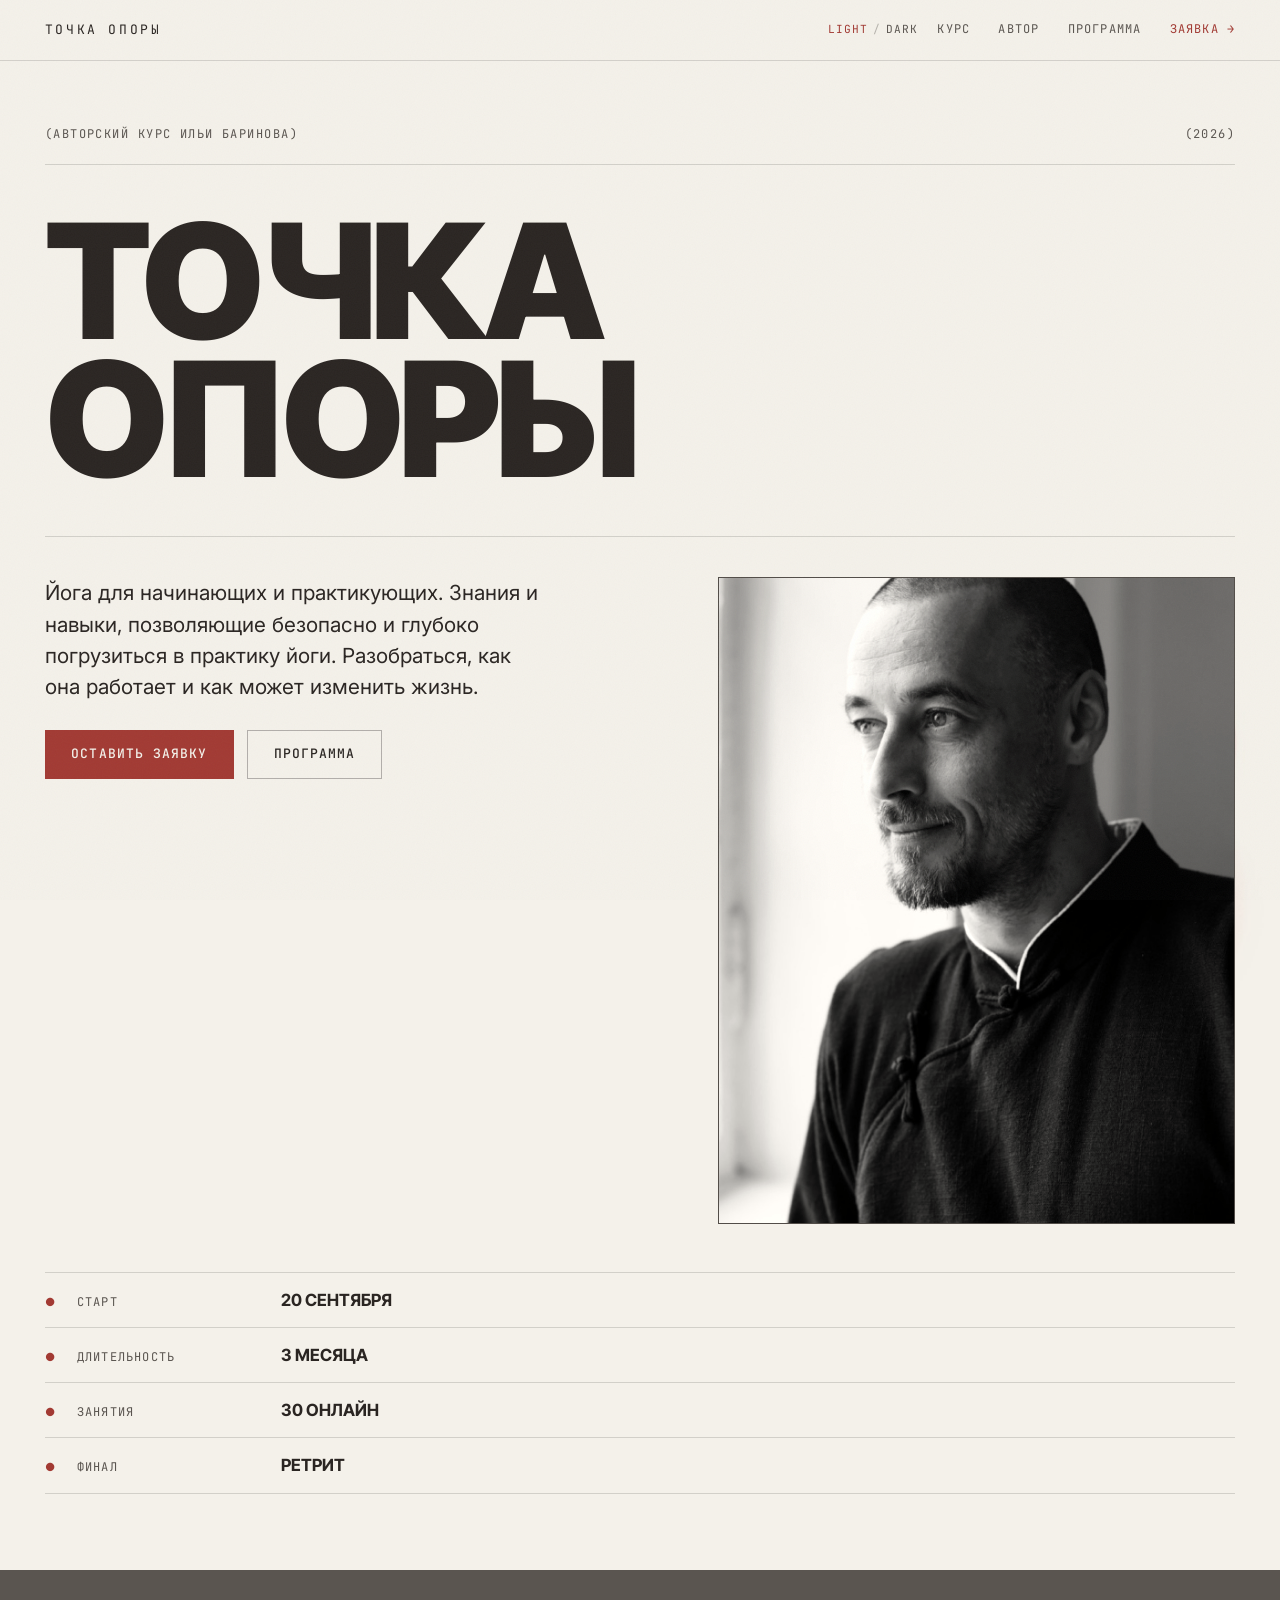
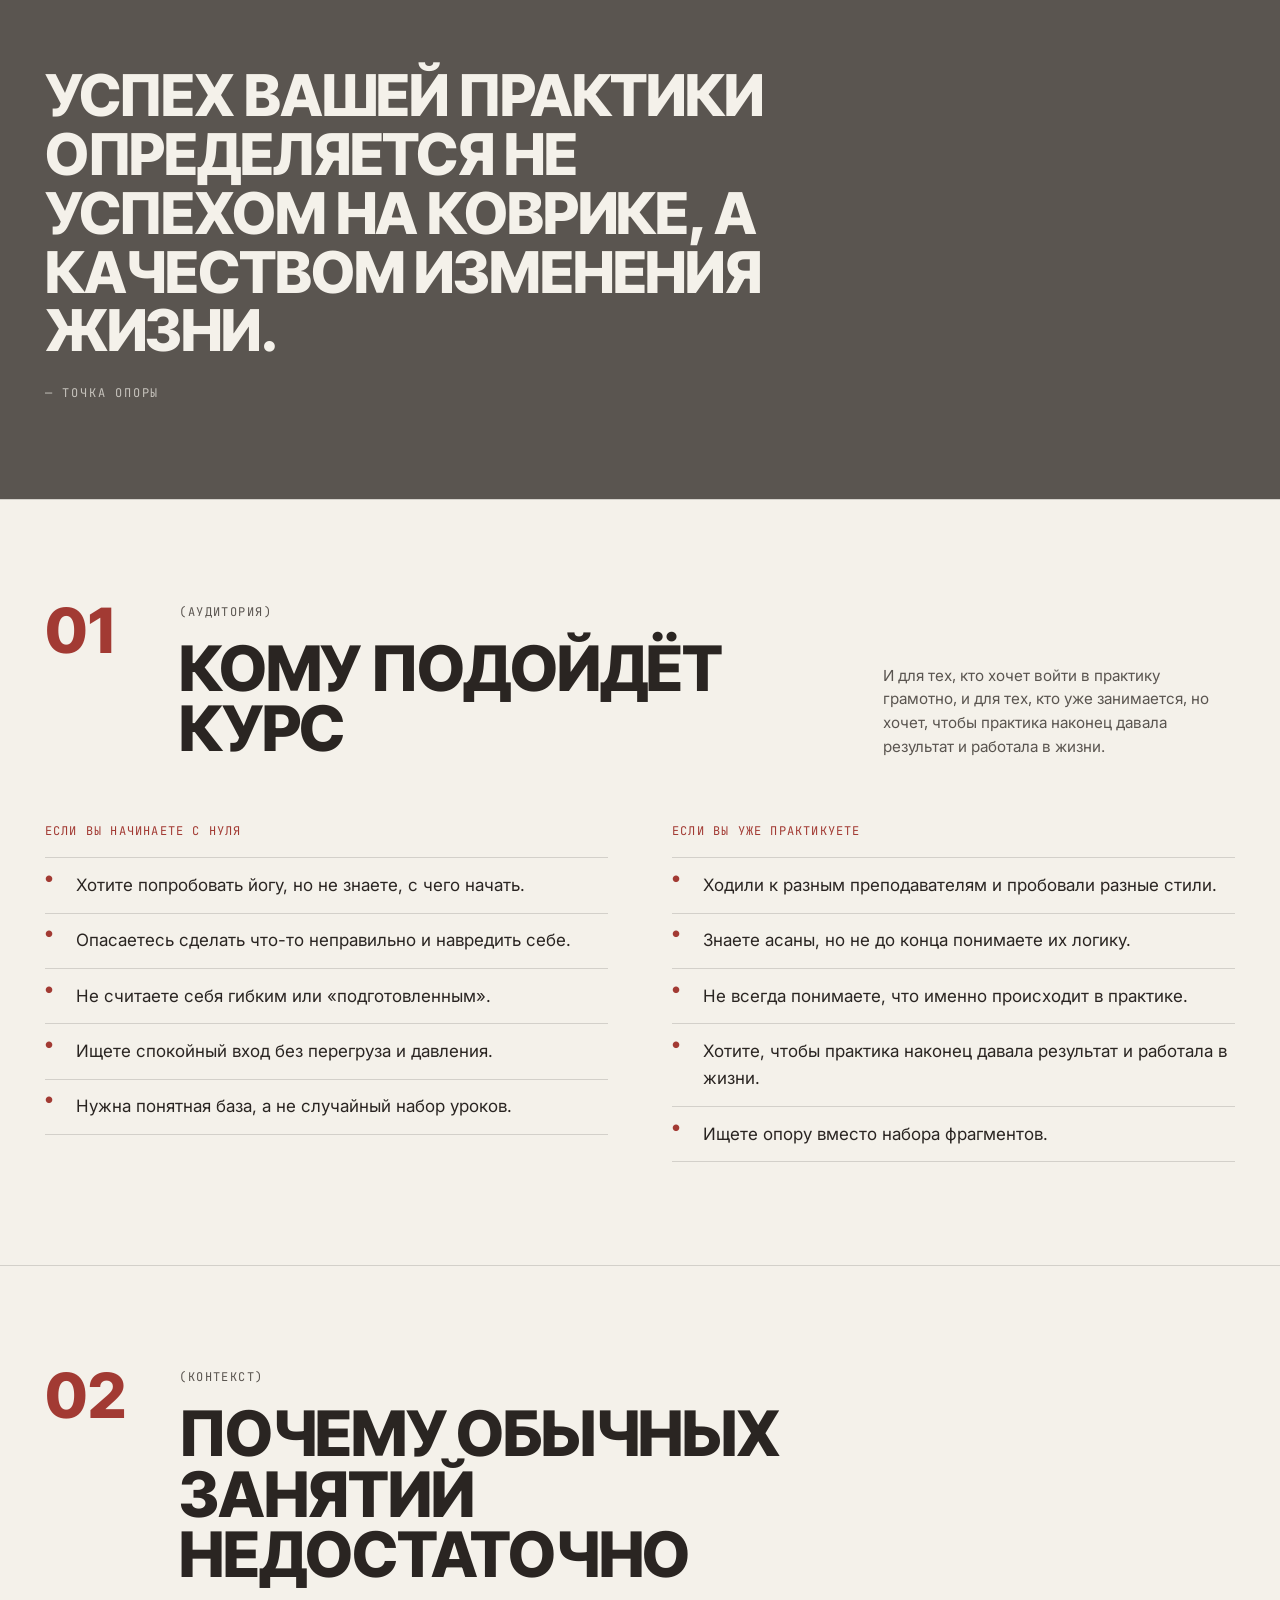
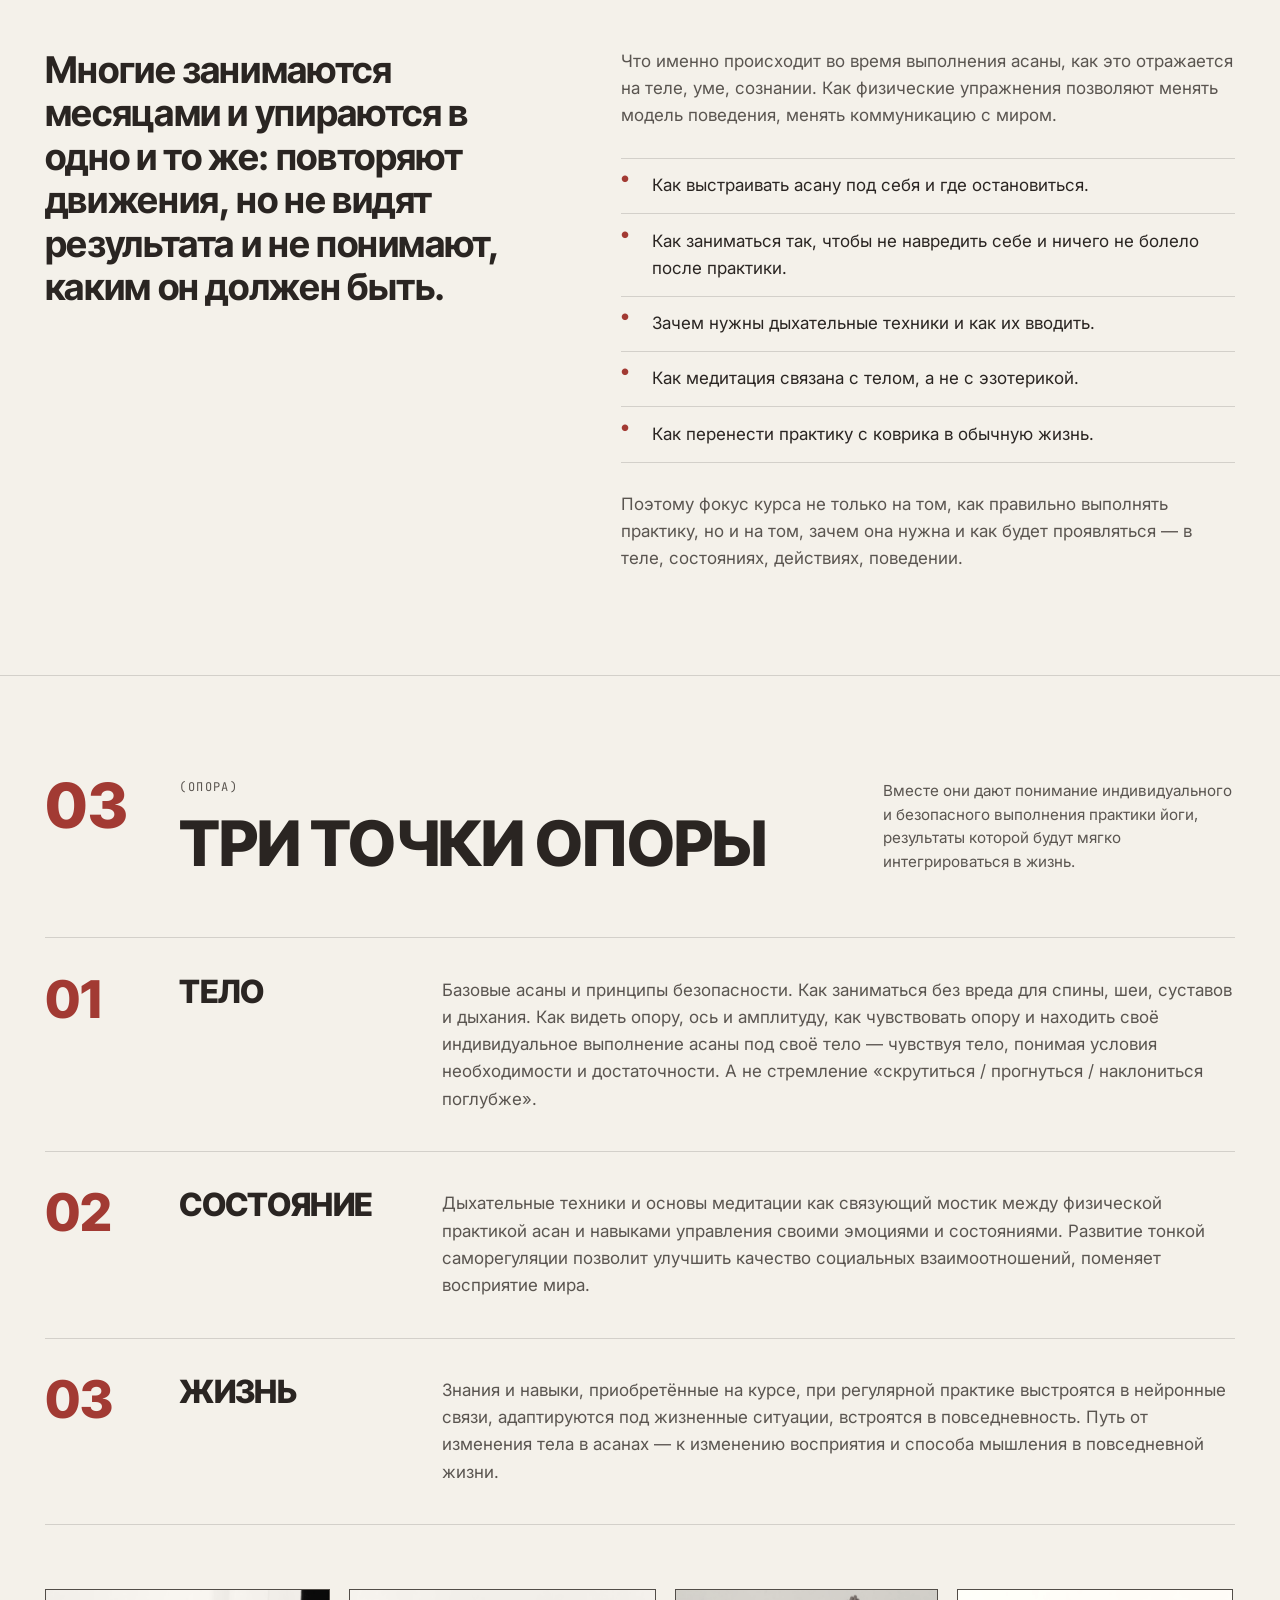
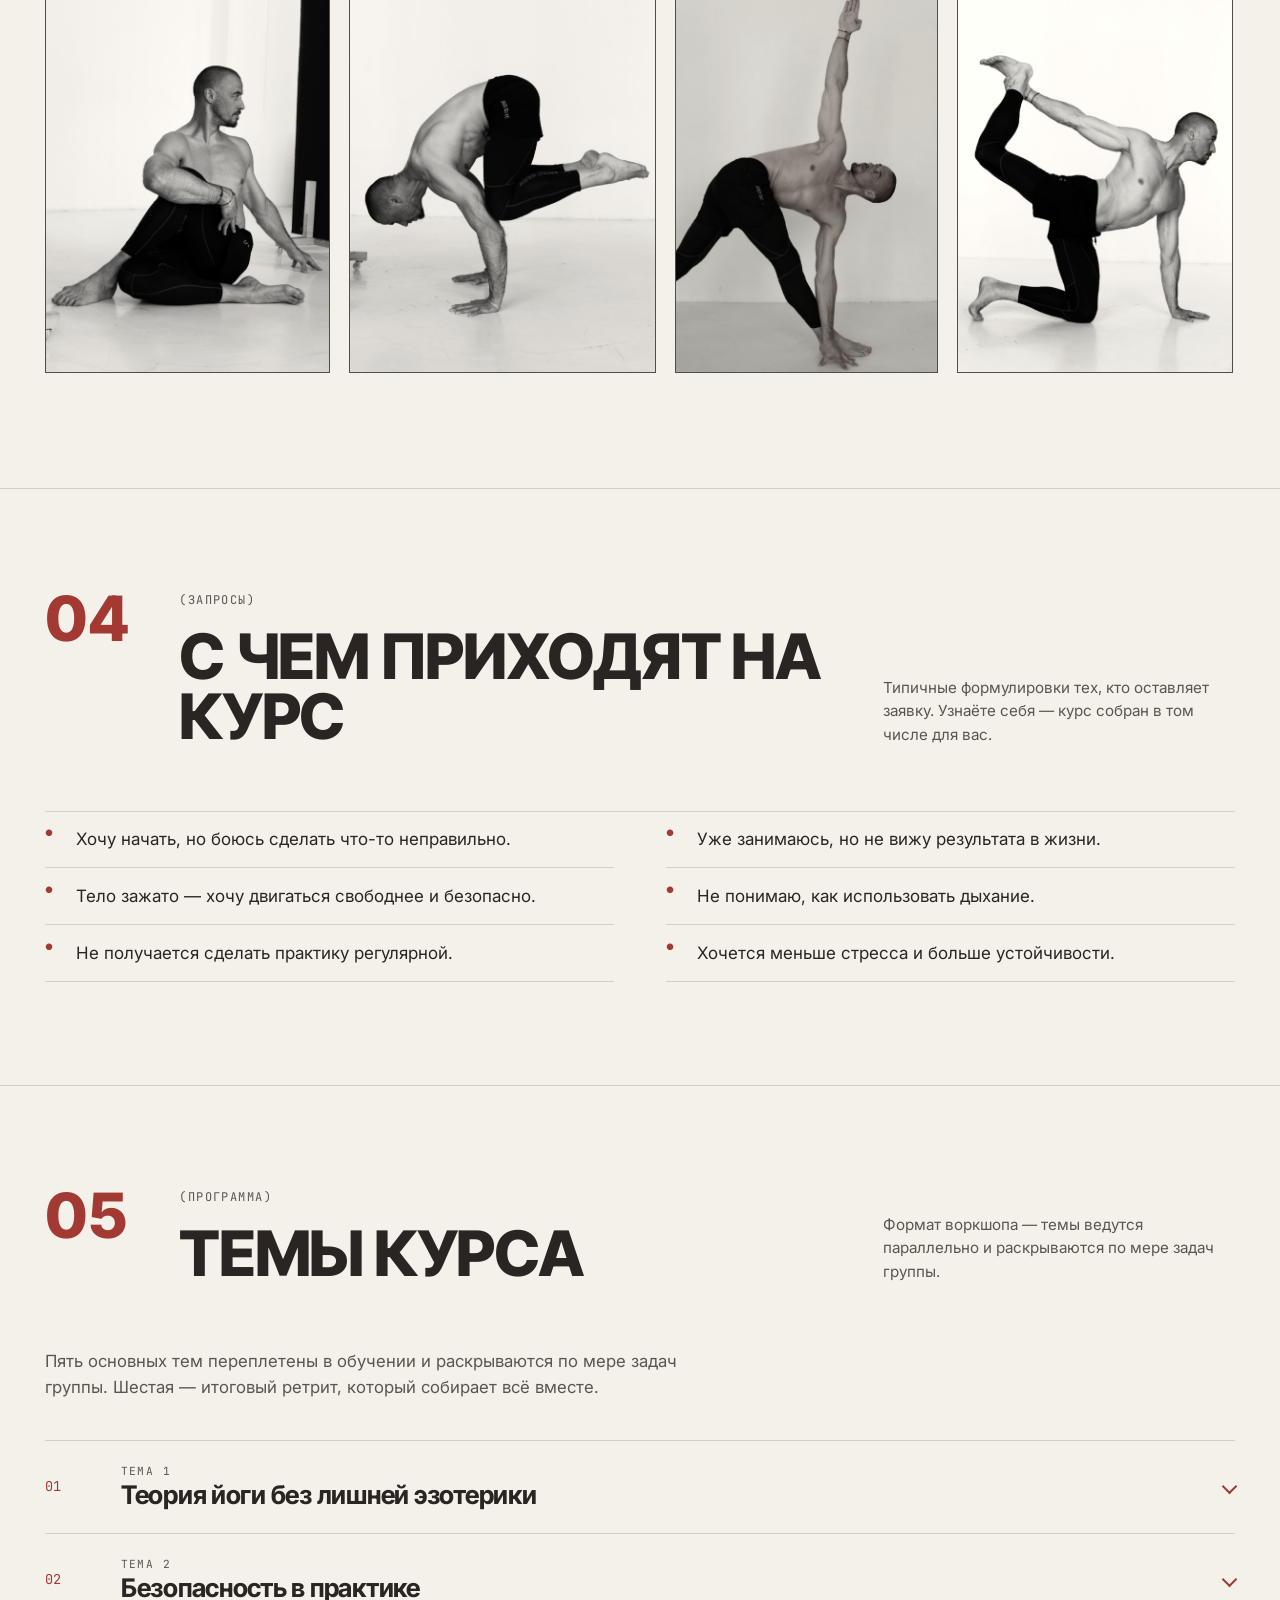
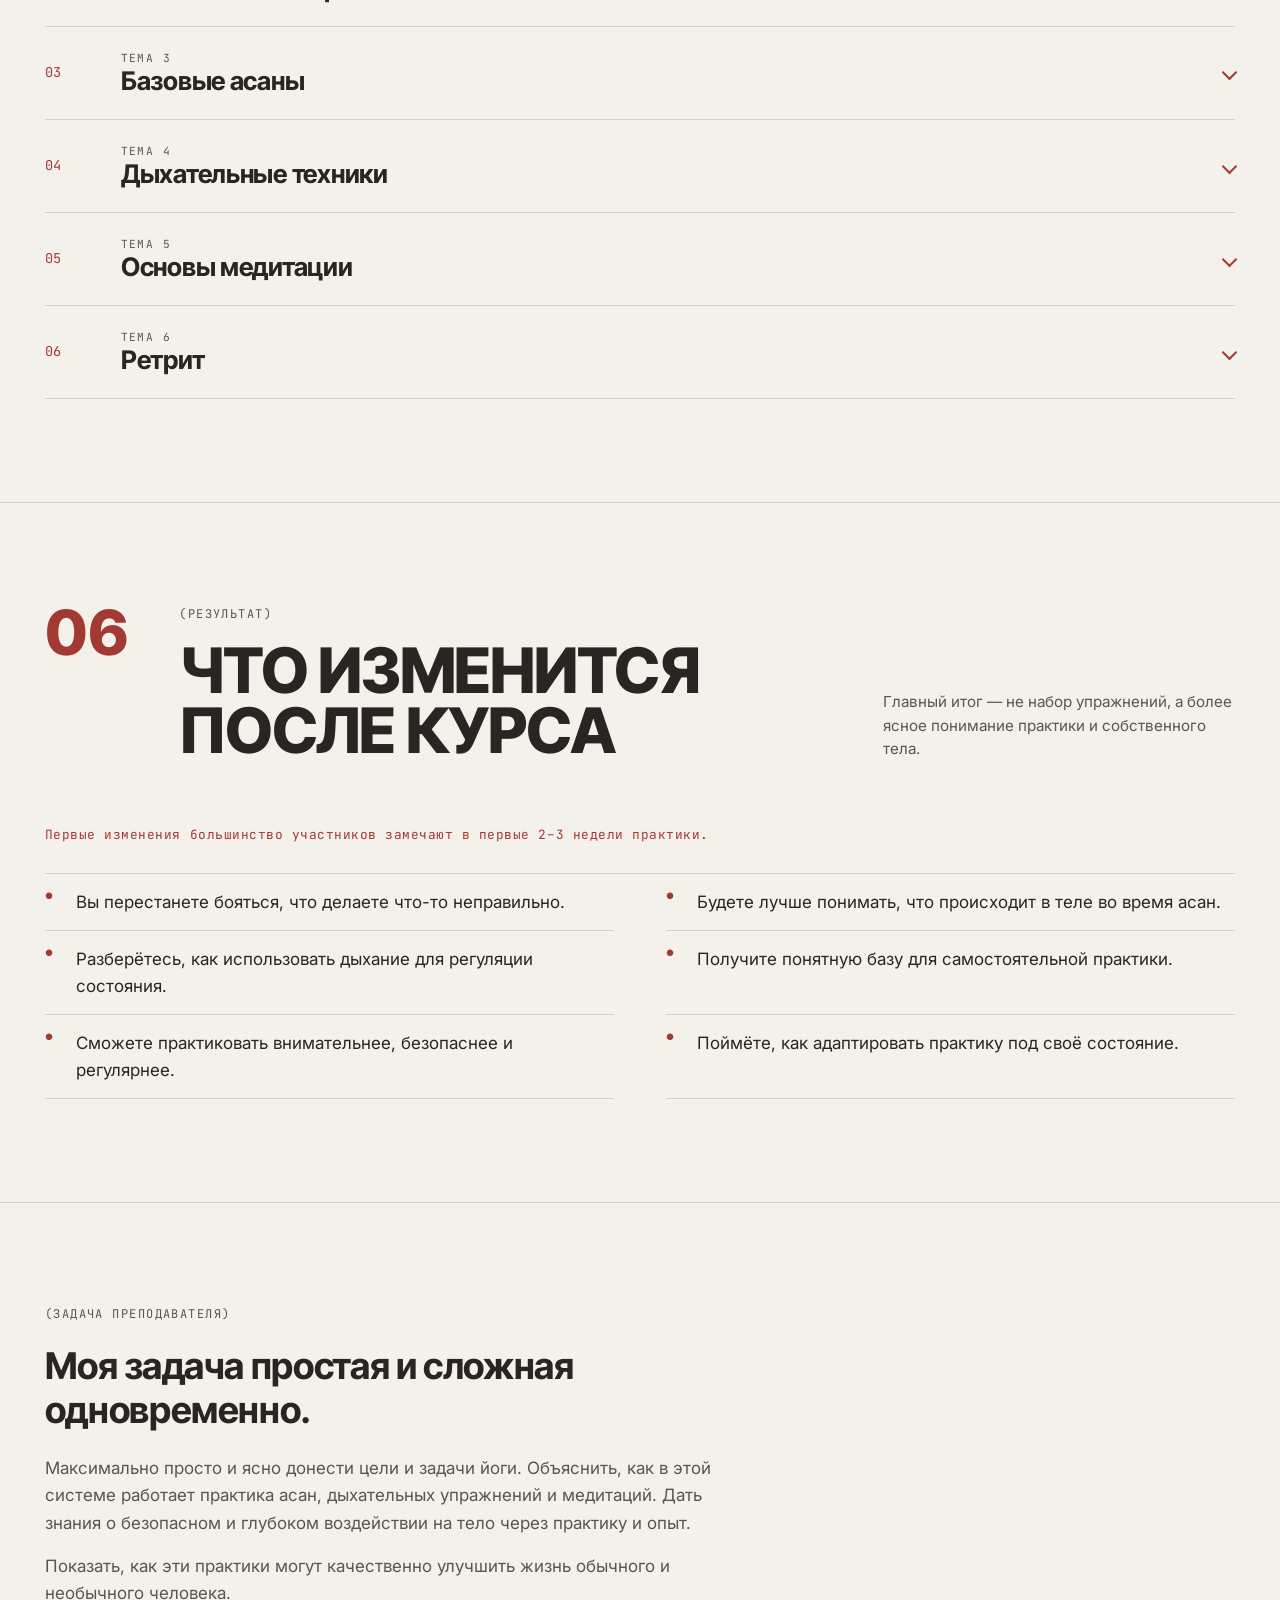
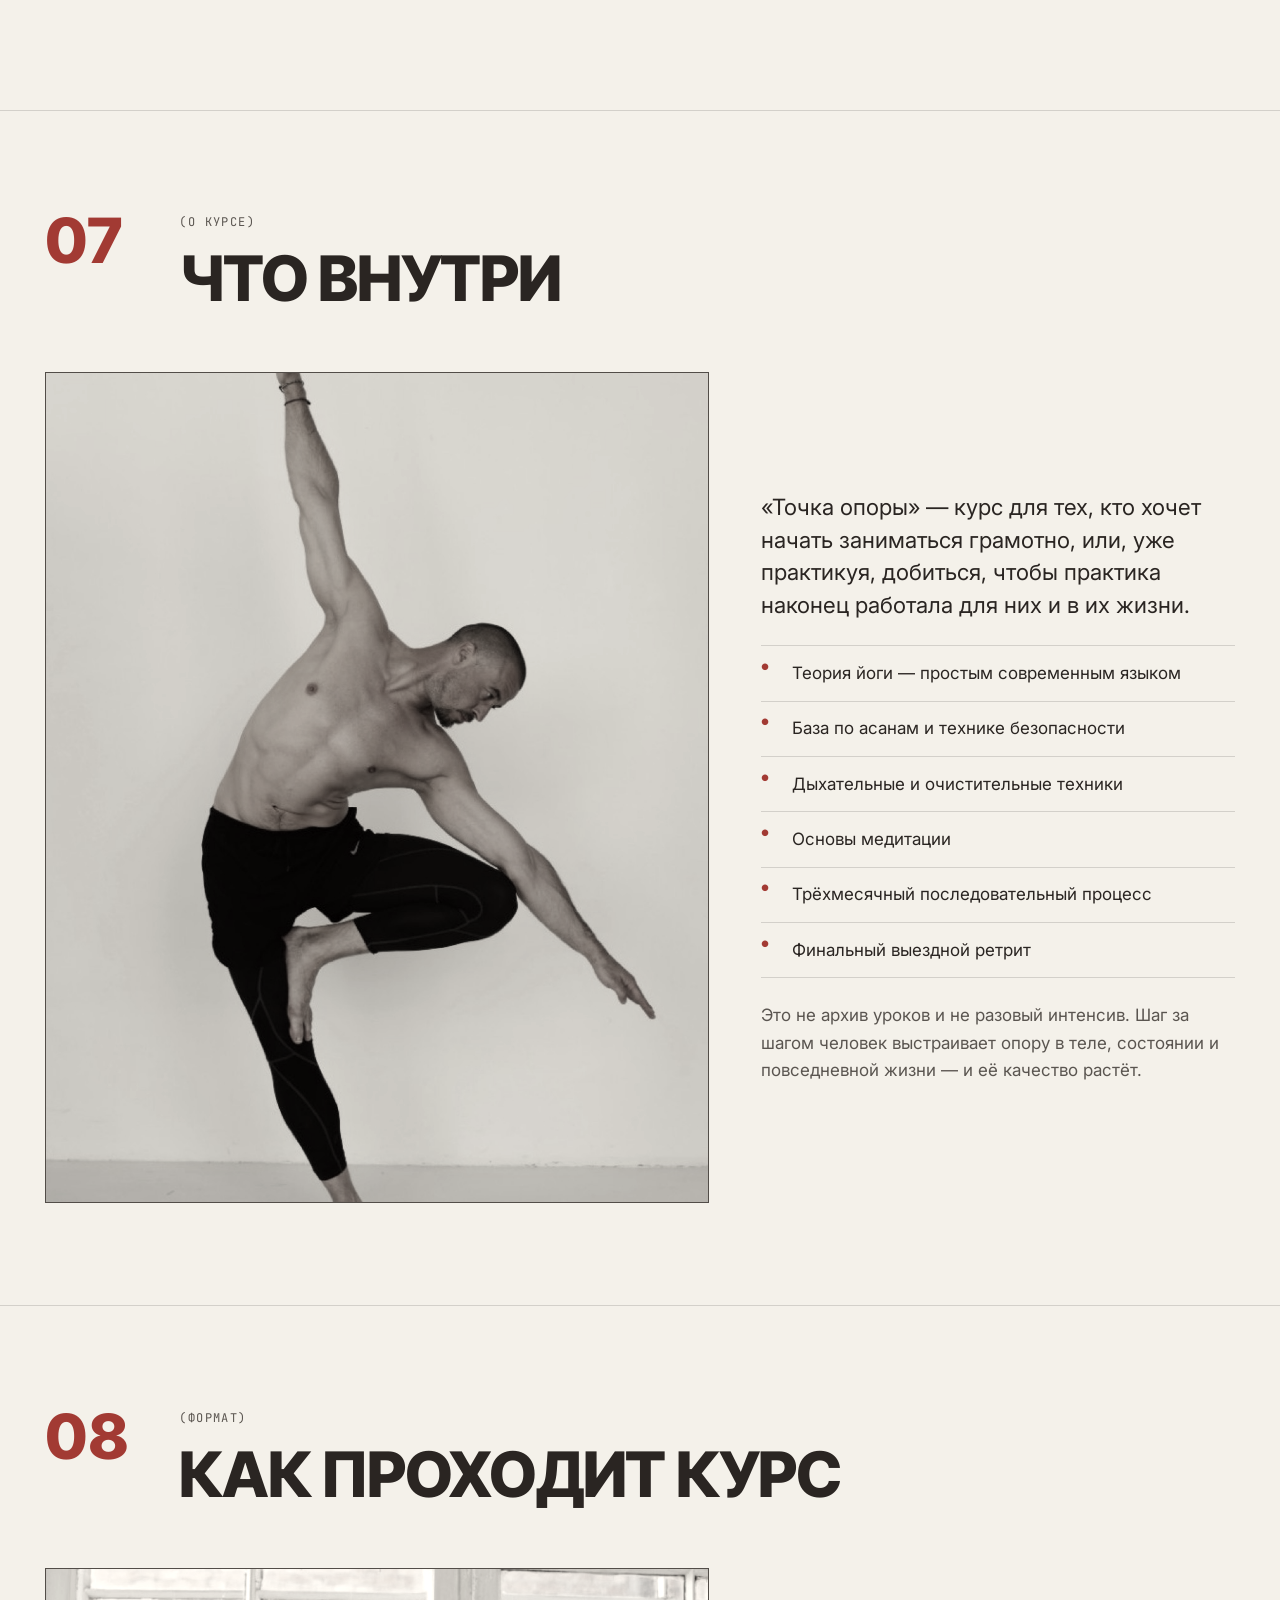
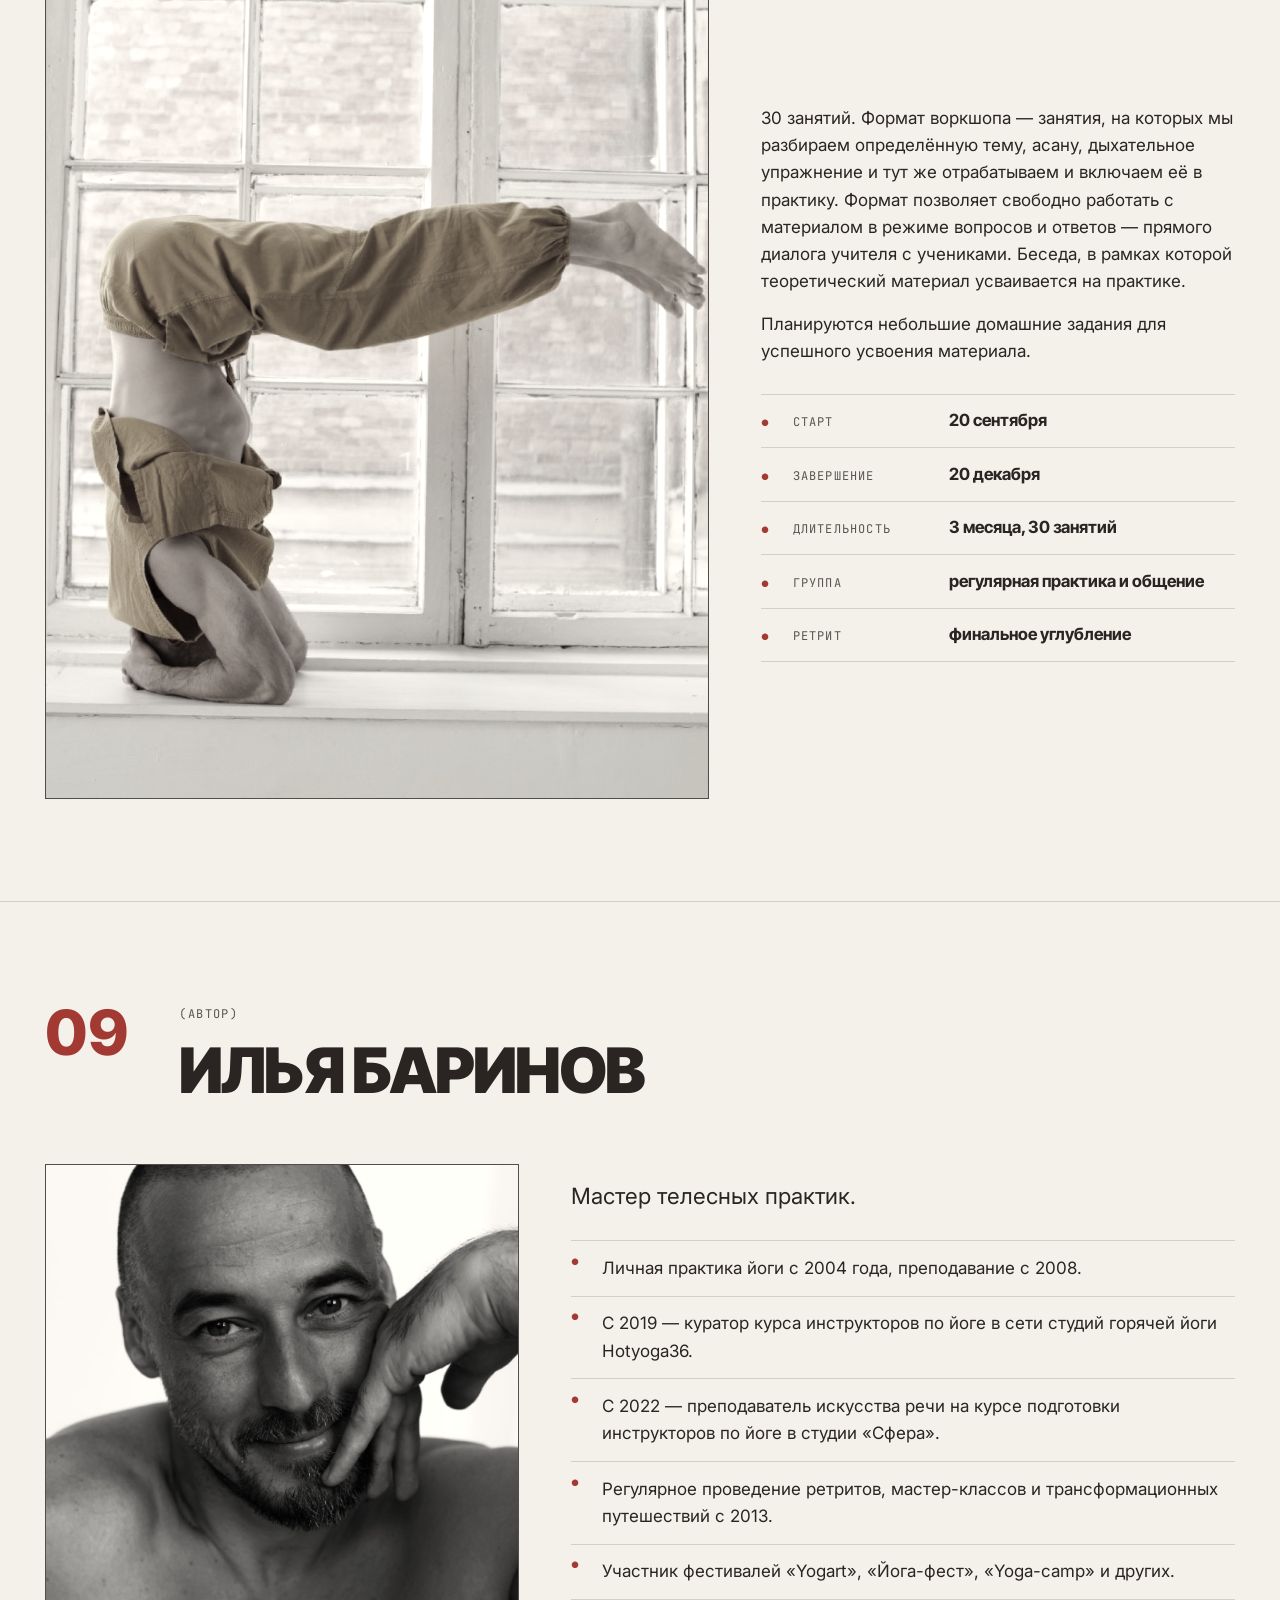
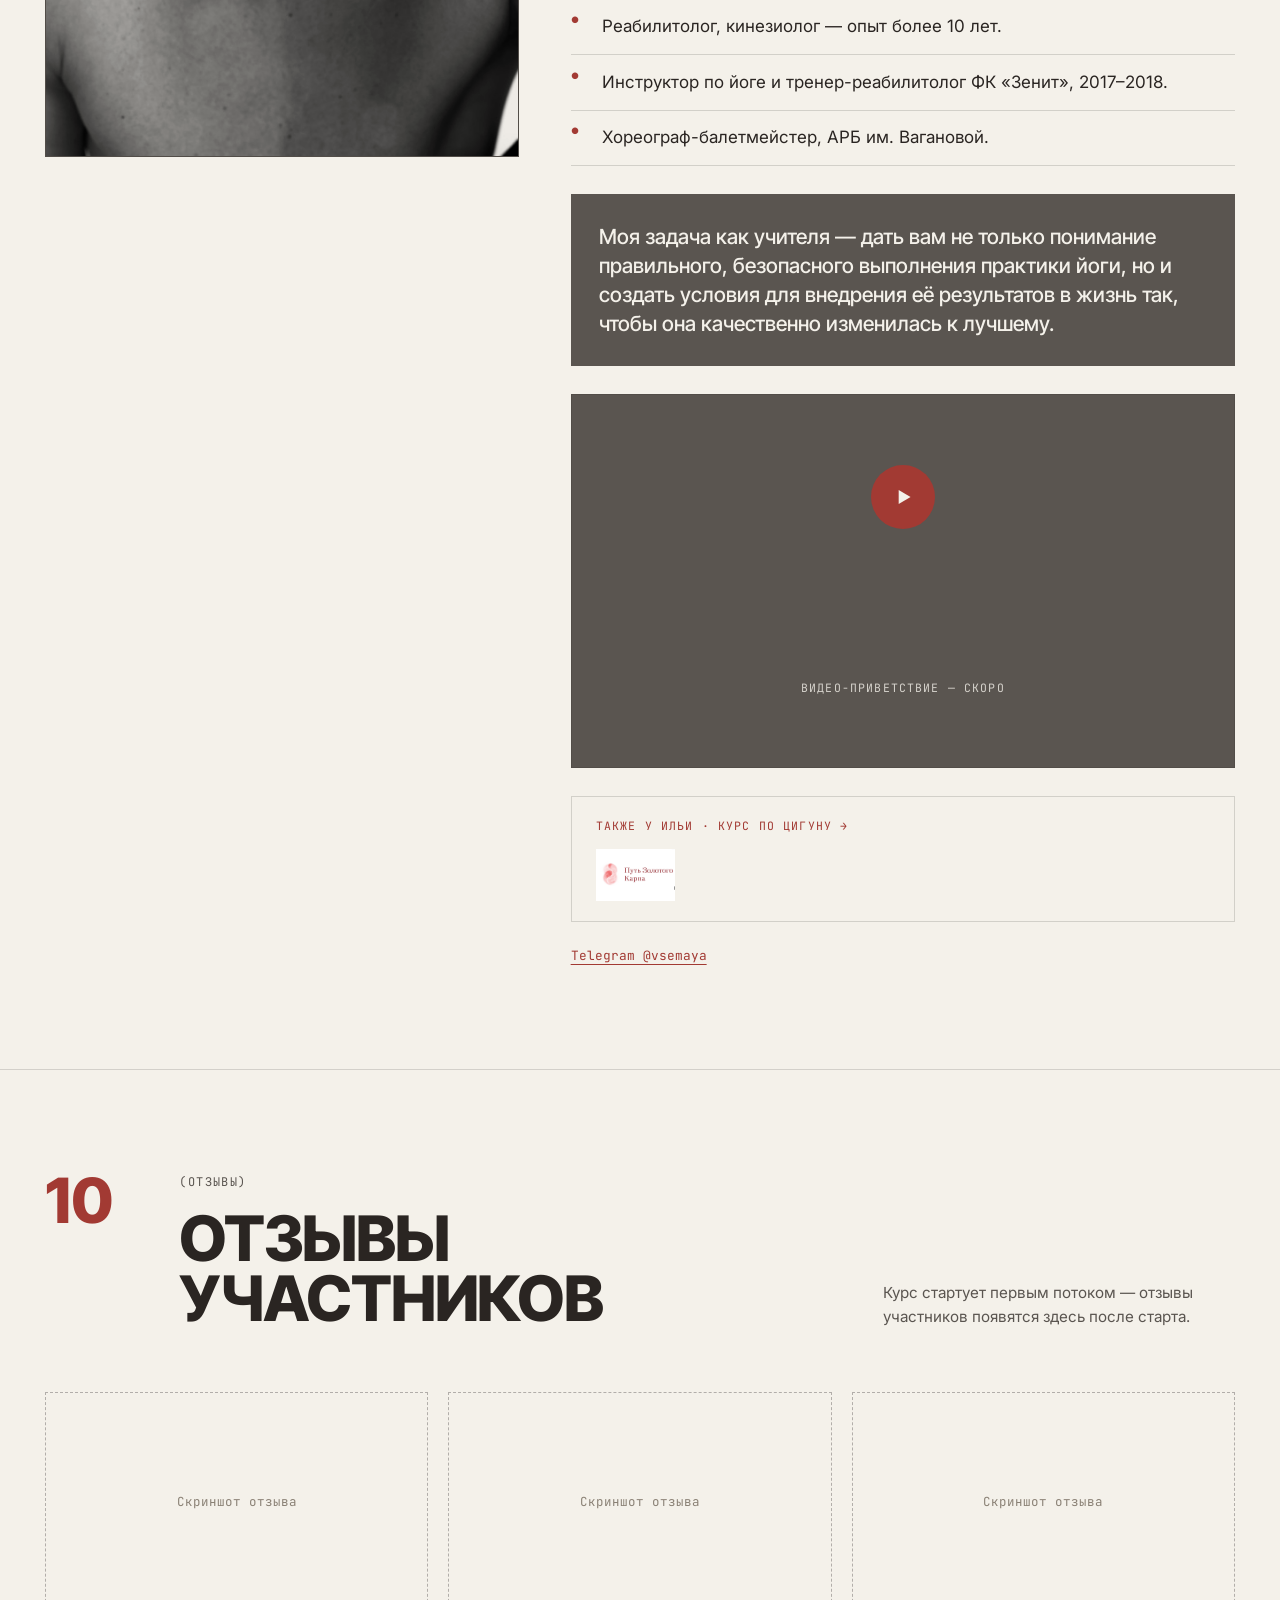
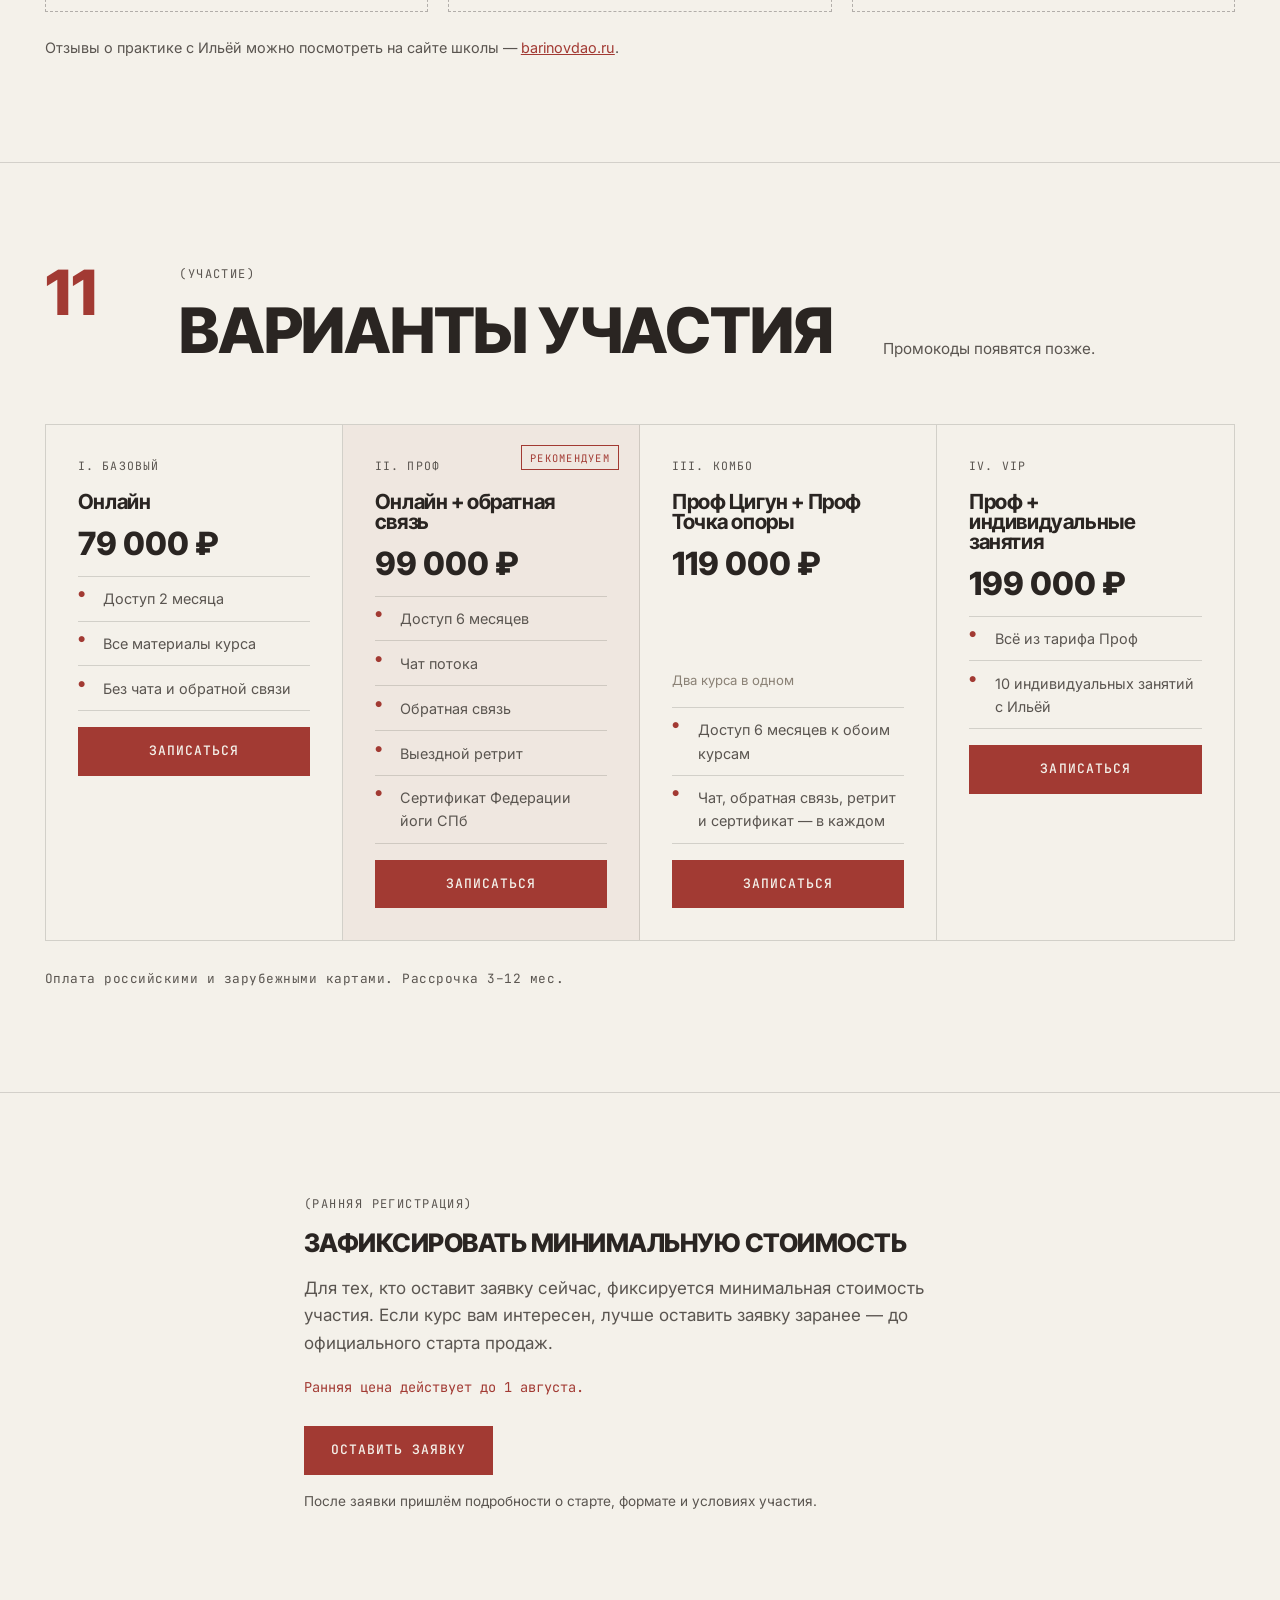
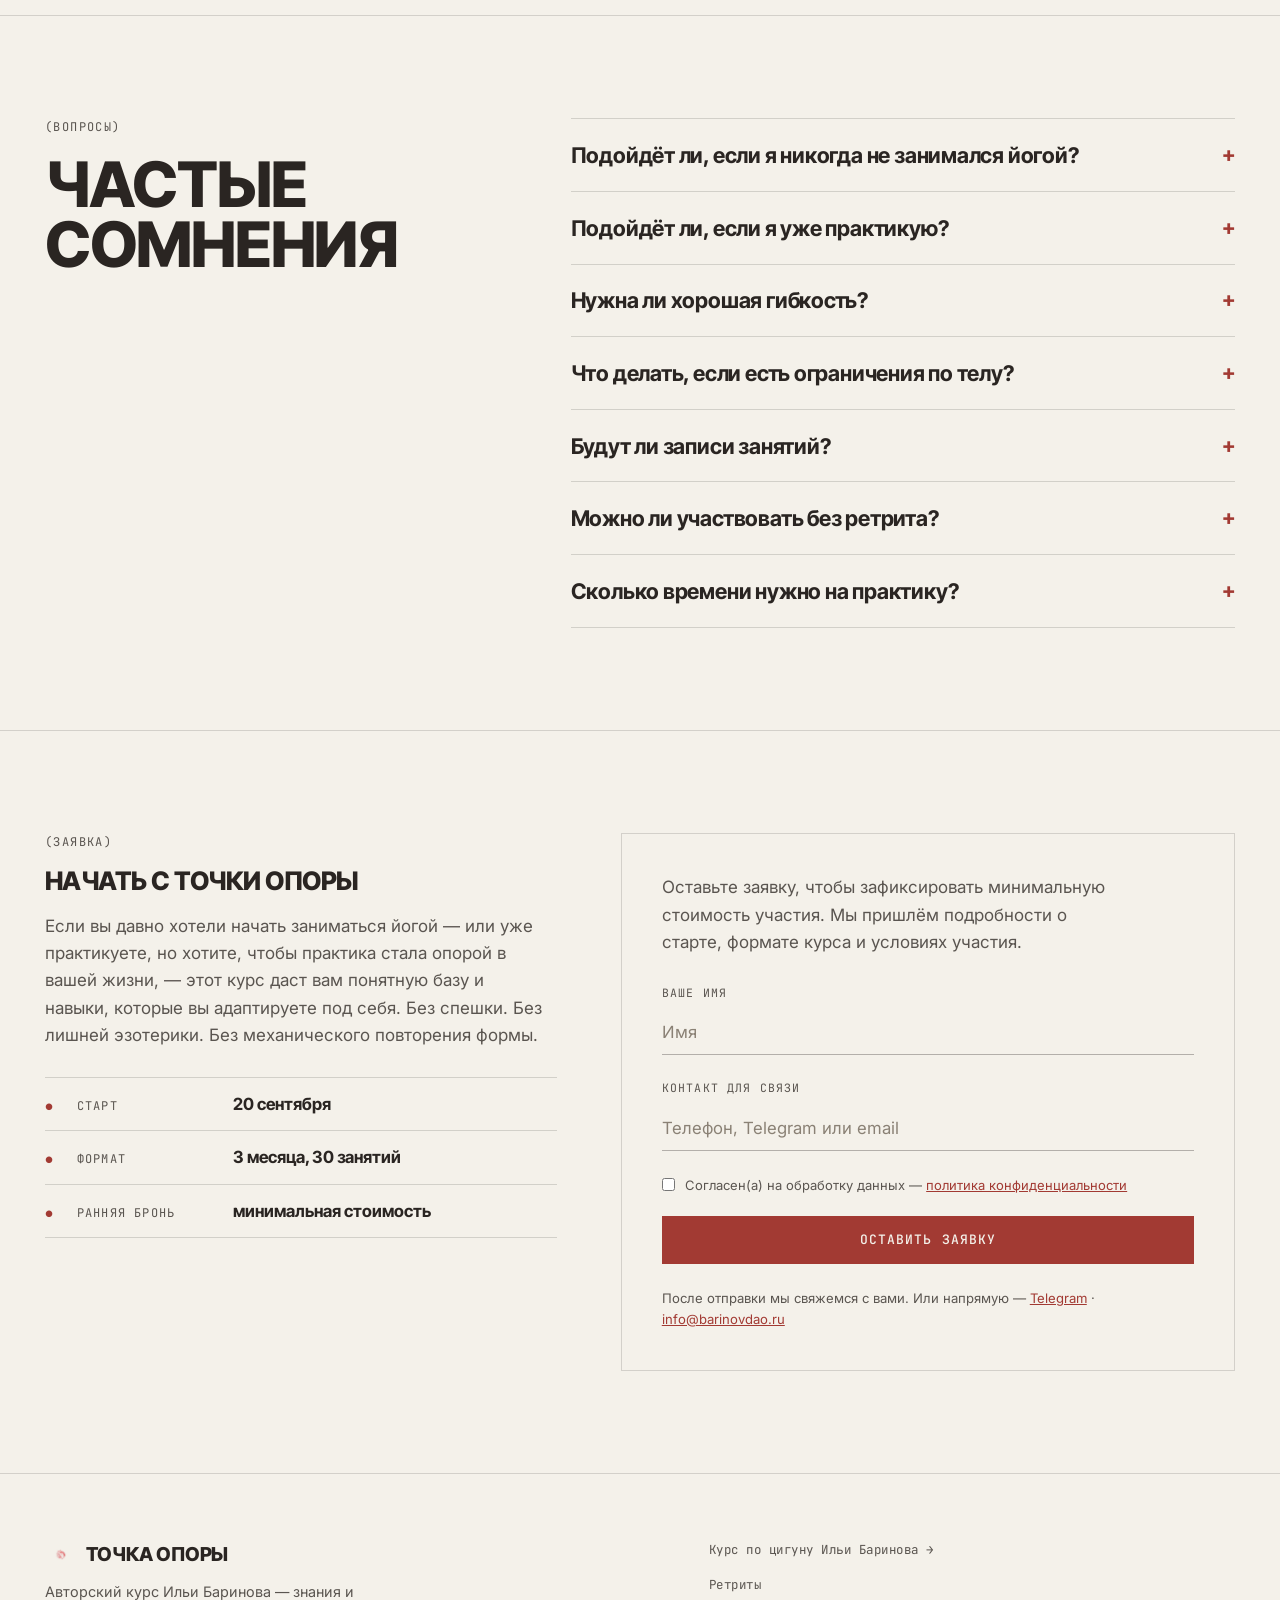
<file: index.html>
<!doctype html>
<html lang="ru">
<head>
  <meta charset="utf-8">
  <meta name="viewport" content="width=device-width, initial-scale=1">
  <title>Точка опоры — курс Ильи Баринова</title>
  <meta name="description" content="Авторский курс «Точка опоры»: 3 месяца, 30 онлайн-занятий, финальный ретрит.">
  <meta http-equiv="refresh" content="0; url=tochka-opory.html">
  <link rel="canonical" href="https://utromaya-code.github.io/barinov-courses-landing/tochka-opory.html">
  <link href="https://fonts.googleapis.com/css2?family=Montserrat:wght@400;600&family=Playfair+Display:wght@500&display=swap" rel="stylesheet">
  <link rel="stylesheet" href="barinov-brand.css">
  <script>location.replace("tochka-opory.html");</script>
  <style>
    * { box-sizing: border-box; }
    body {
      margin: 0;
      min-height: 100dvh;
      display: grid;
      place-items: center;
      font-family: var(--font-body);
      background: var(--bg);
      color: var(--text);
      padding: 2rem;
      text-align: center;
    }
    a { color: var(--primary); }
  </style>
</head>
<body>
  <main>
    <h1 style="font-family: var(--font-display); font-weight: 500;">Точка опоры</h1>
    <p>Авторский курс Ильи Баринова — <a href="tochka-opory.html">перейти на лендинг</a>.</p>
    <p style="margin-top: 2rem; font-size: 0.9rem; color: var(--muted);">
      Ретриты — <a href="https://utromaya-code.github.io/qigong-retreat-landing/" target="_blank" rel="noopener noreferrer">отдельный сайт</a>.
    </p>
  </main>
</body>
</html>
</file>
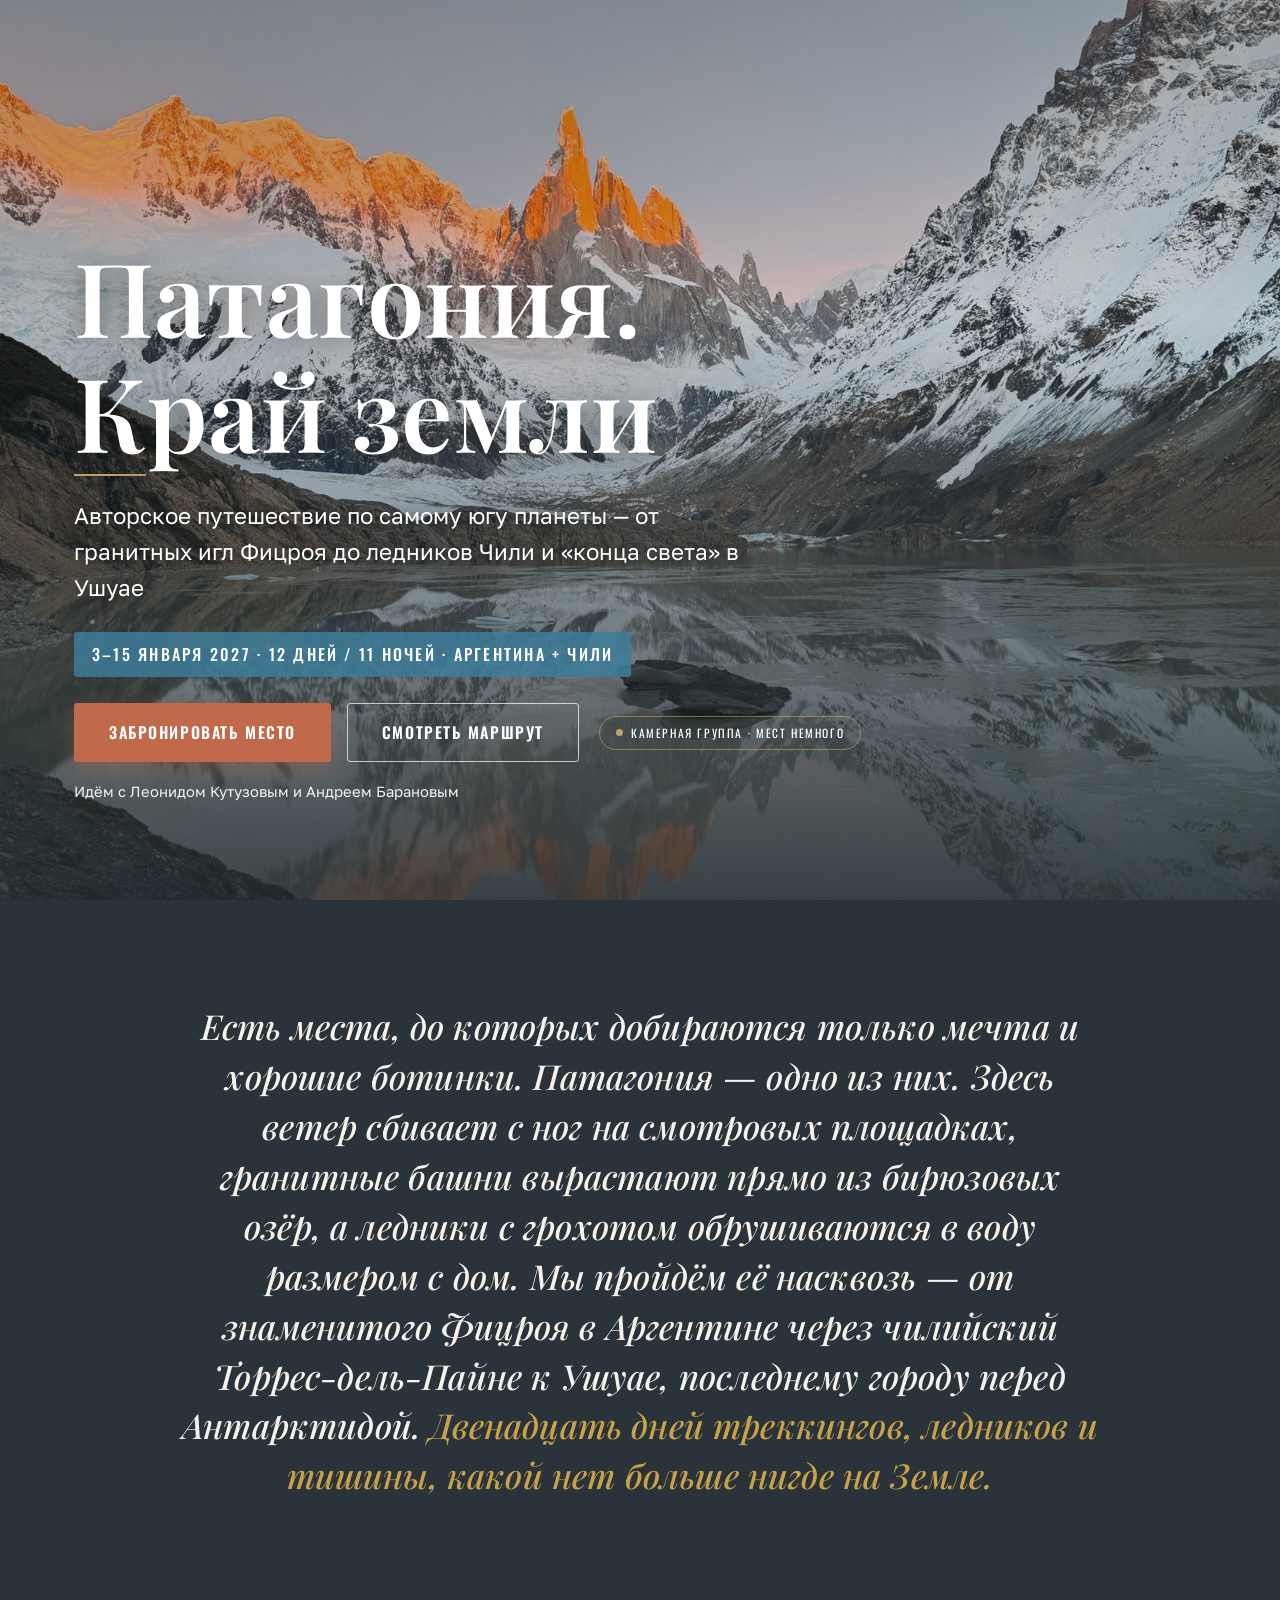
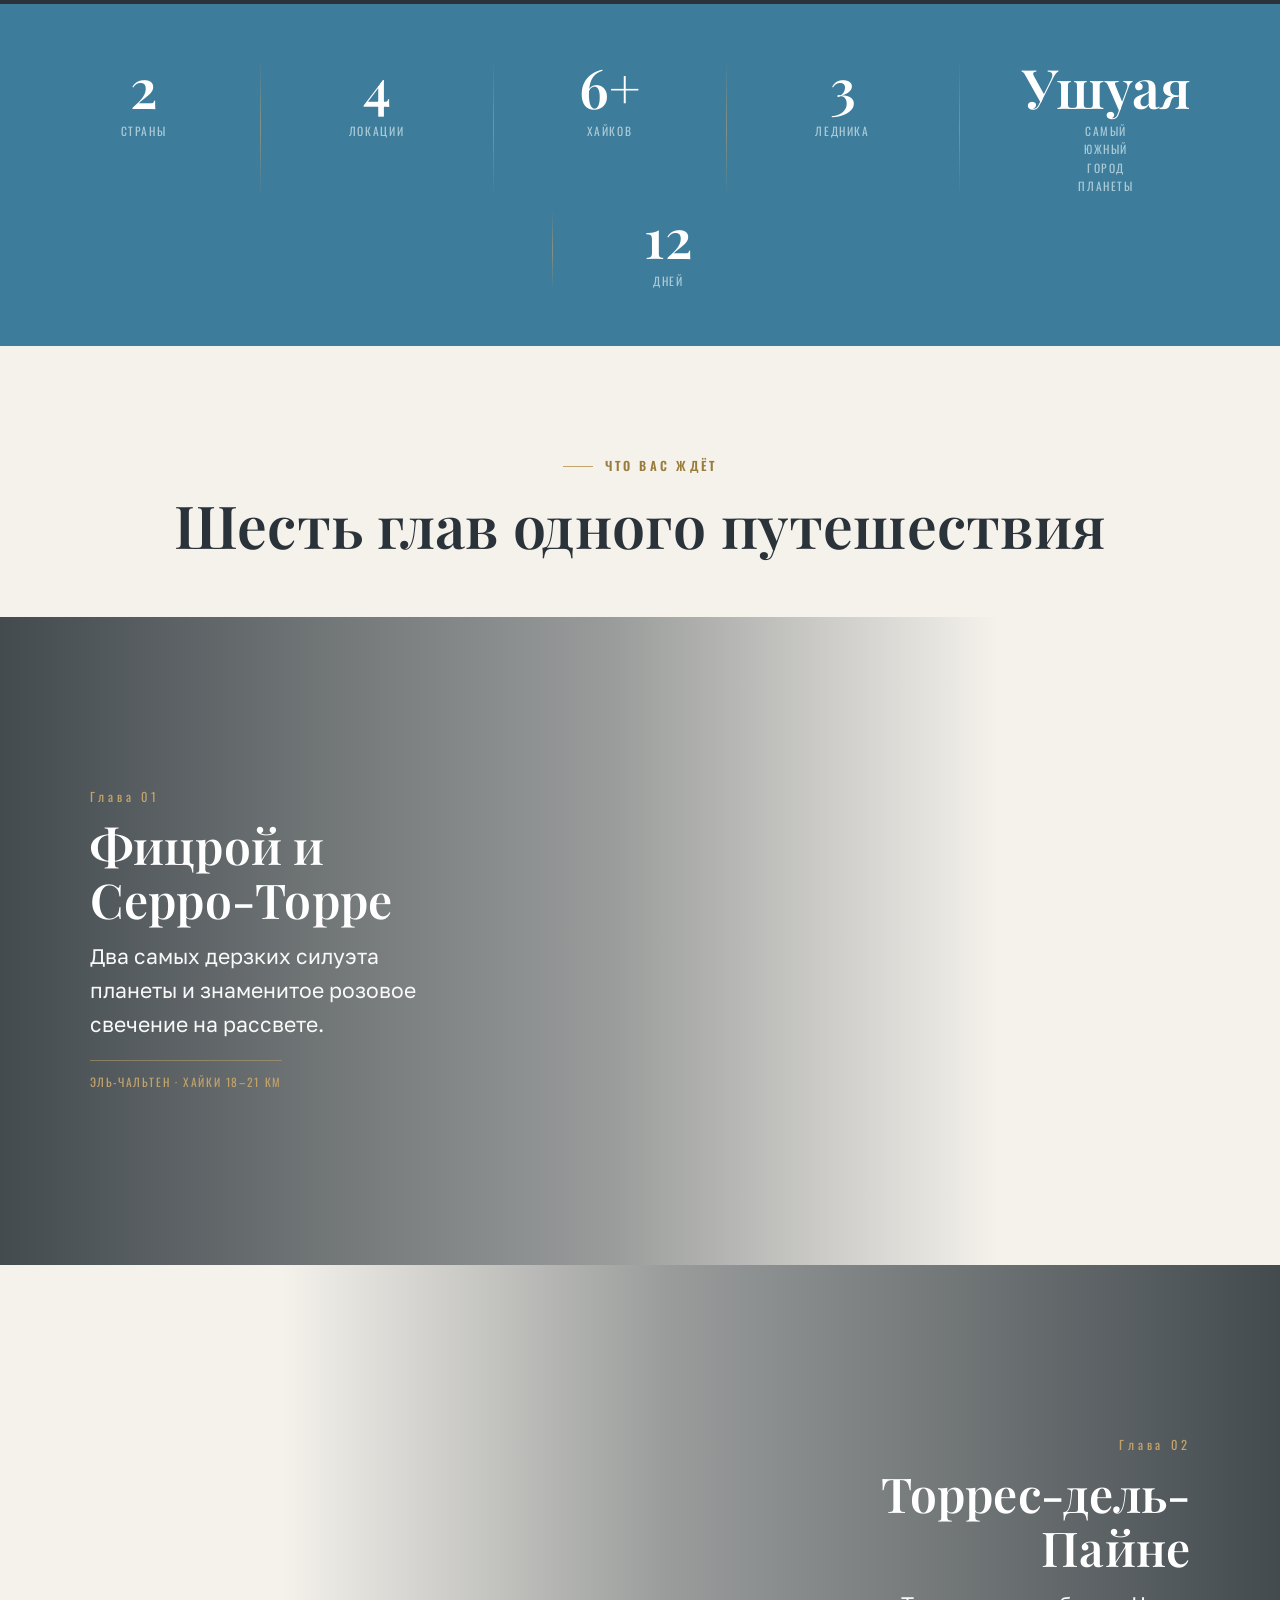
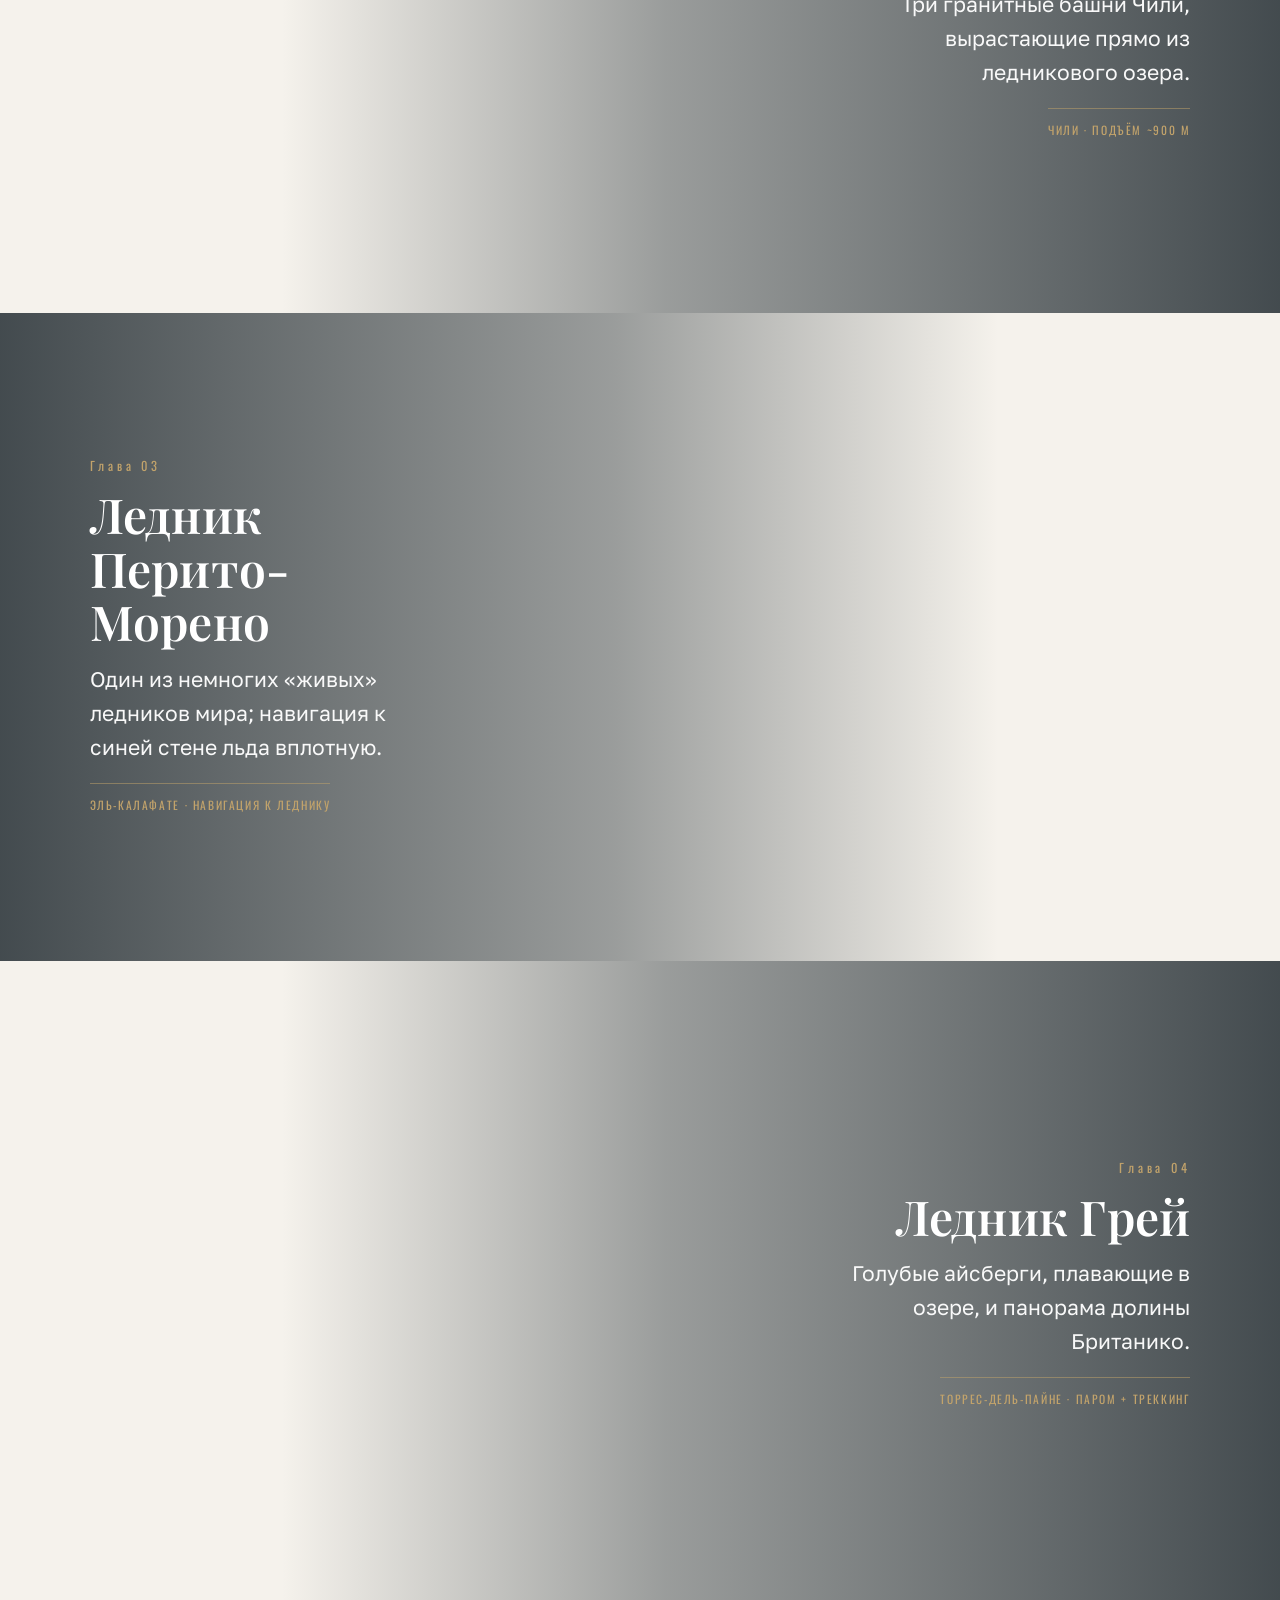
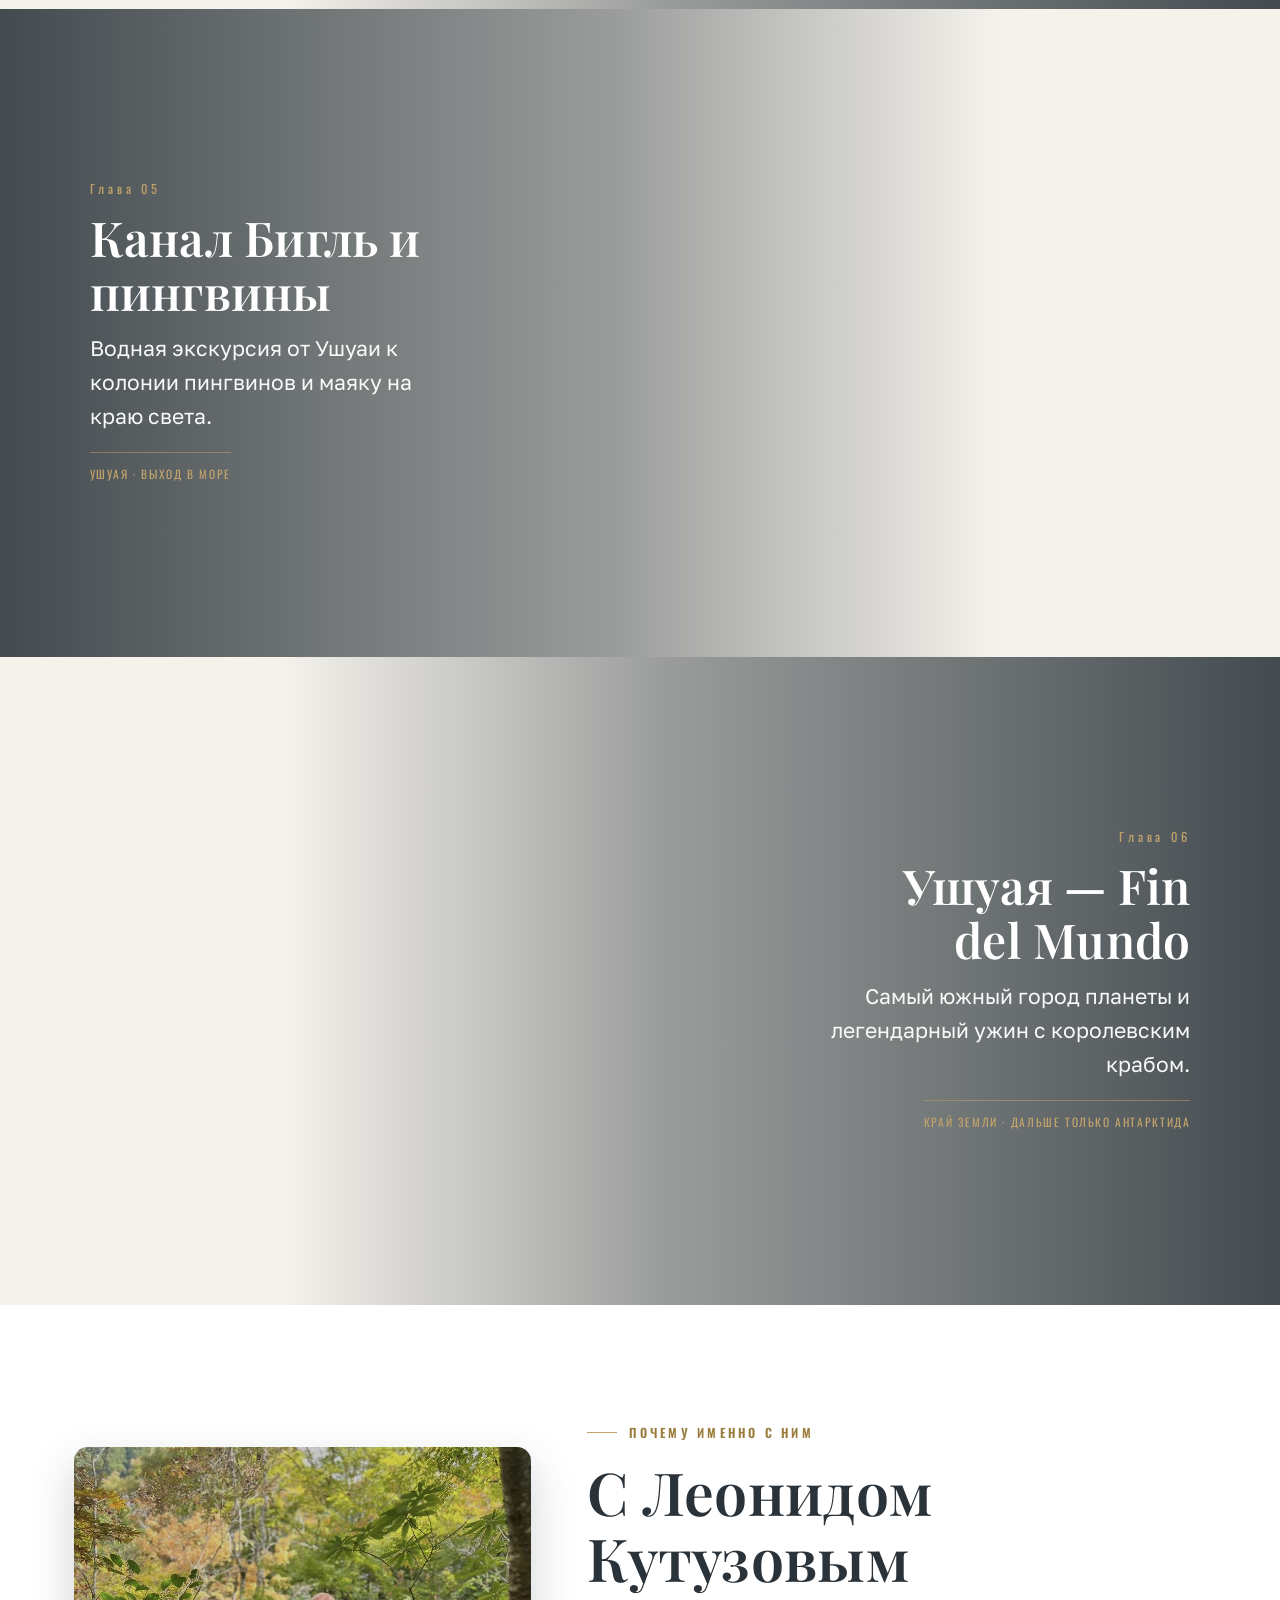
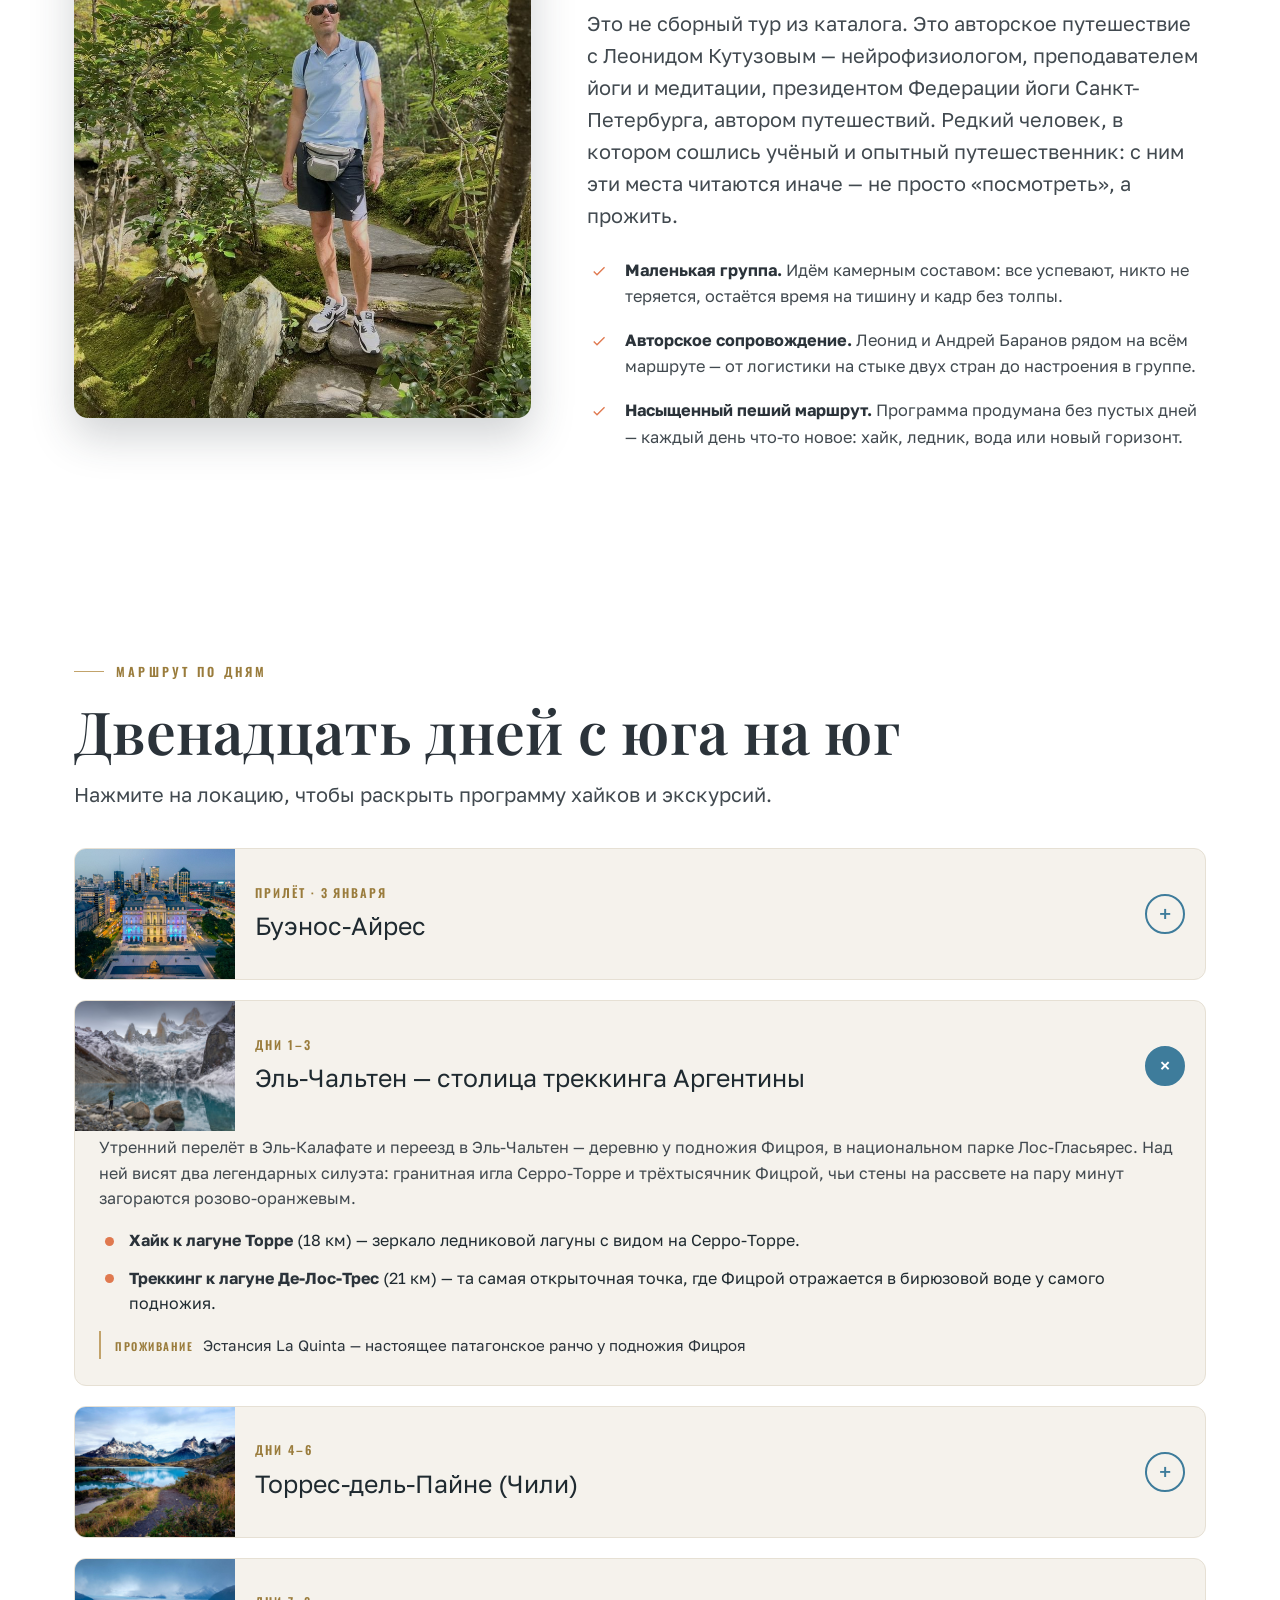
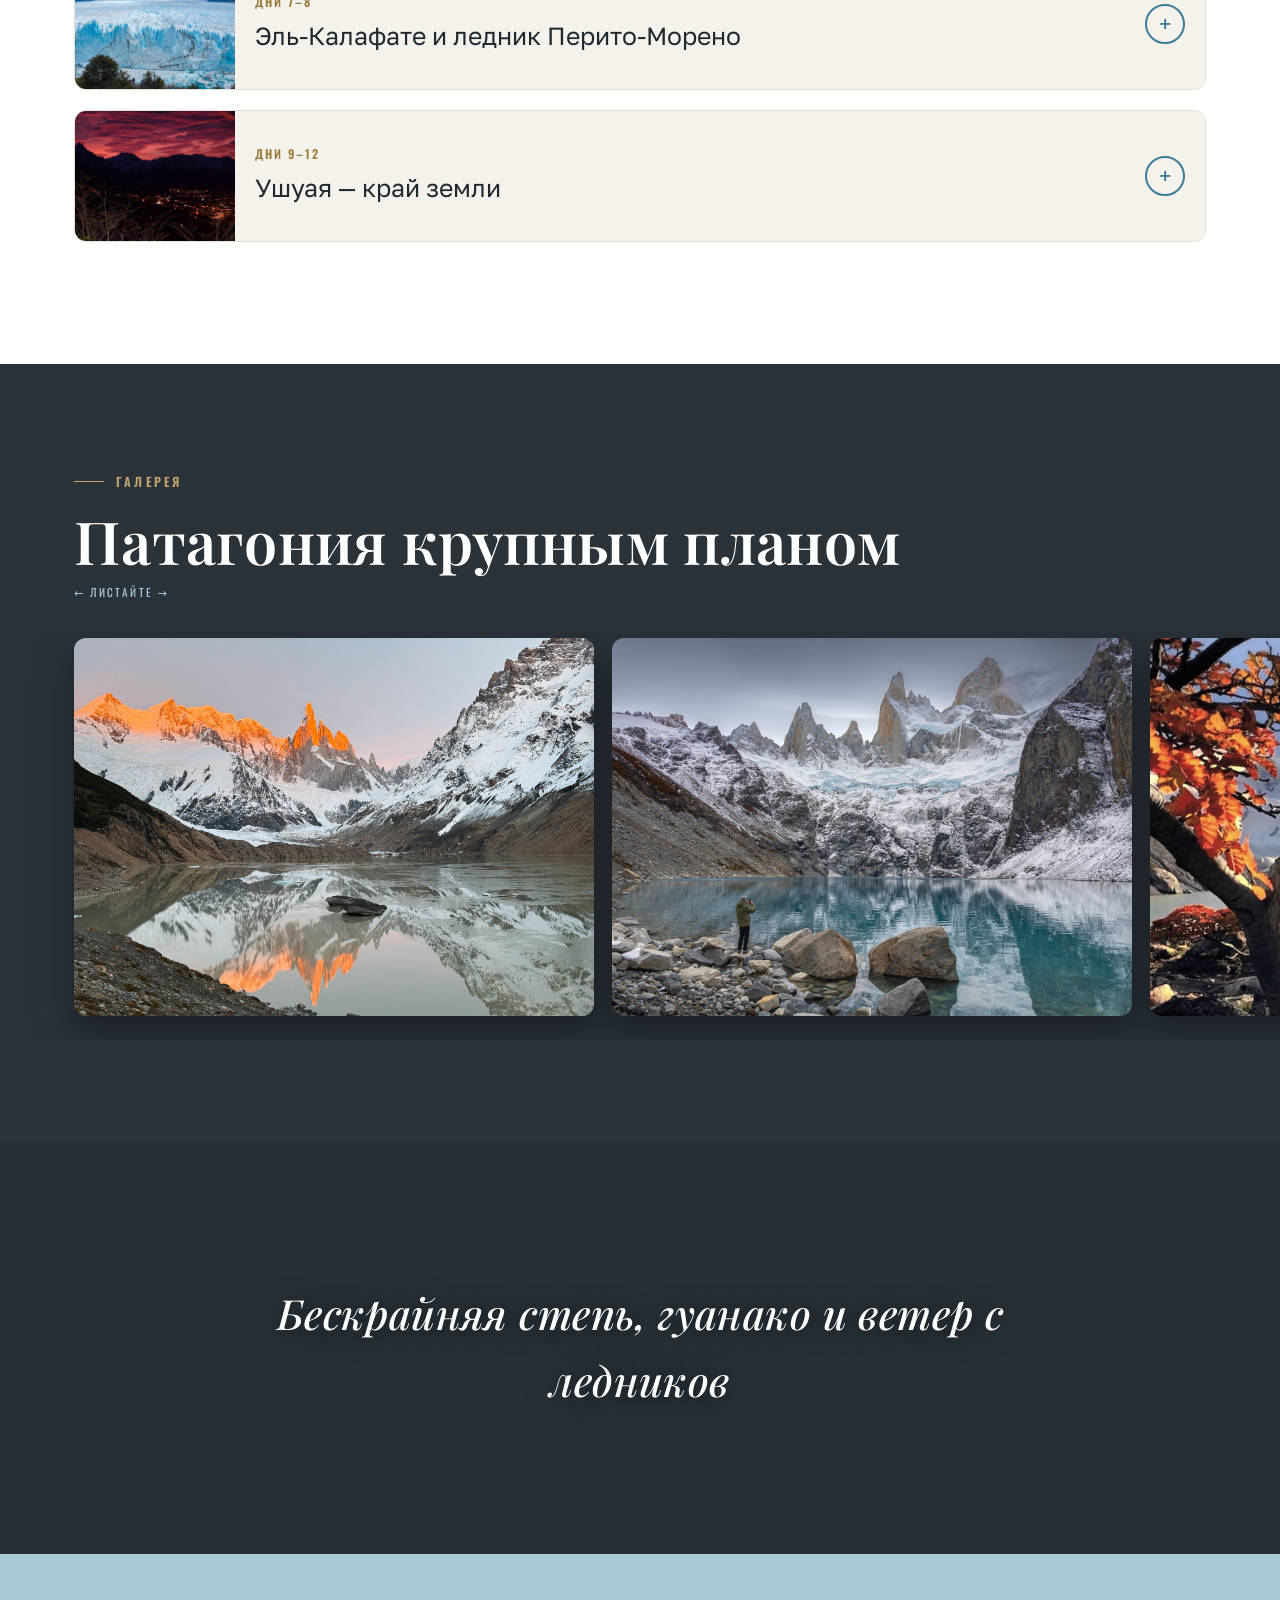
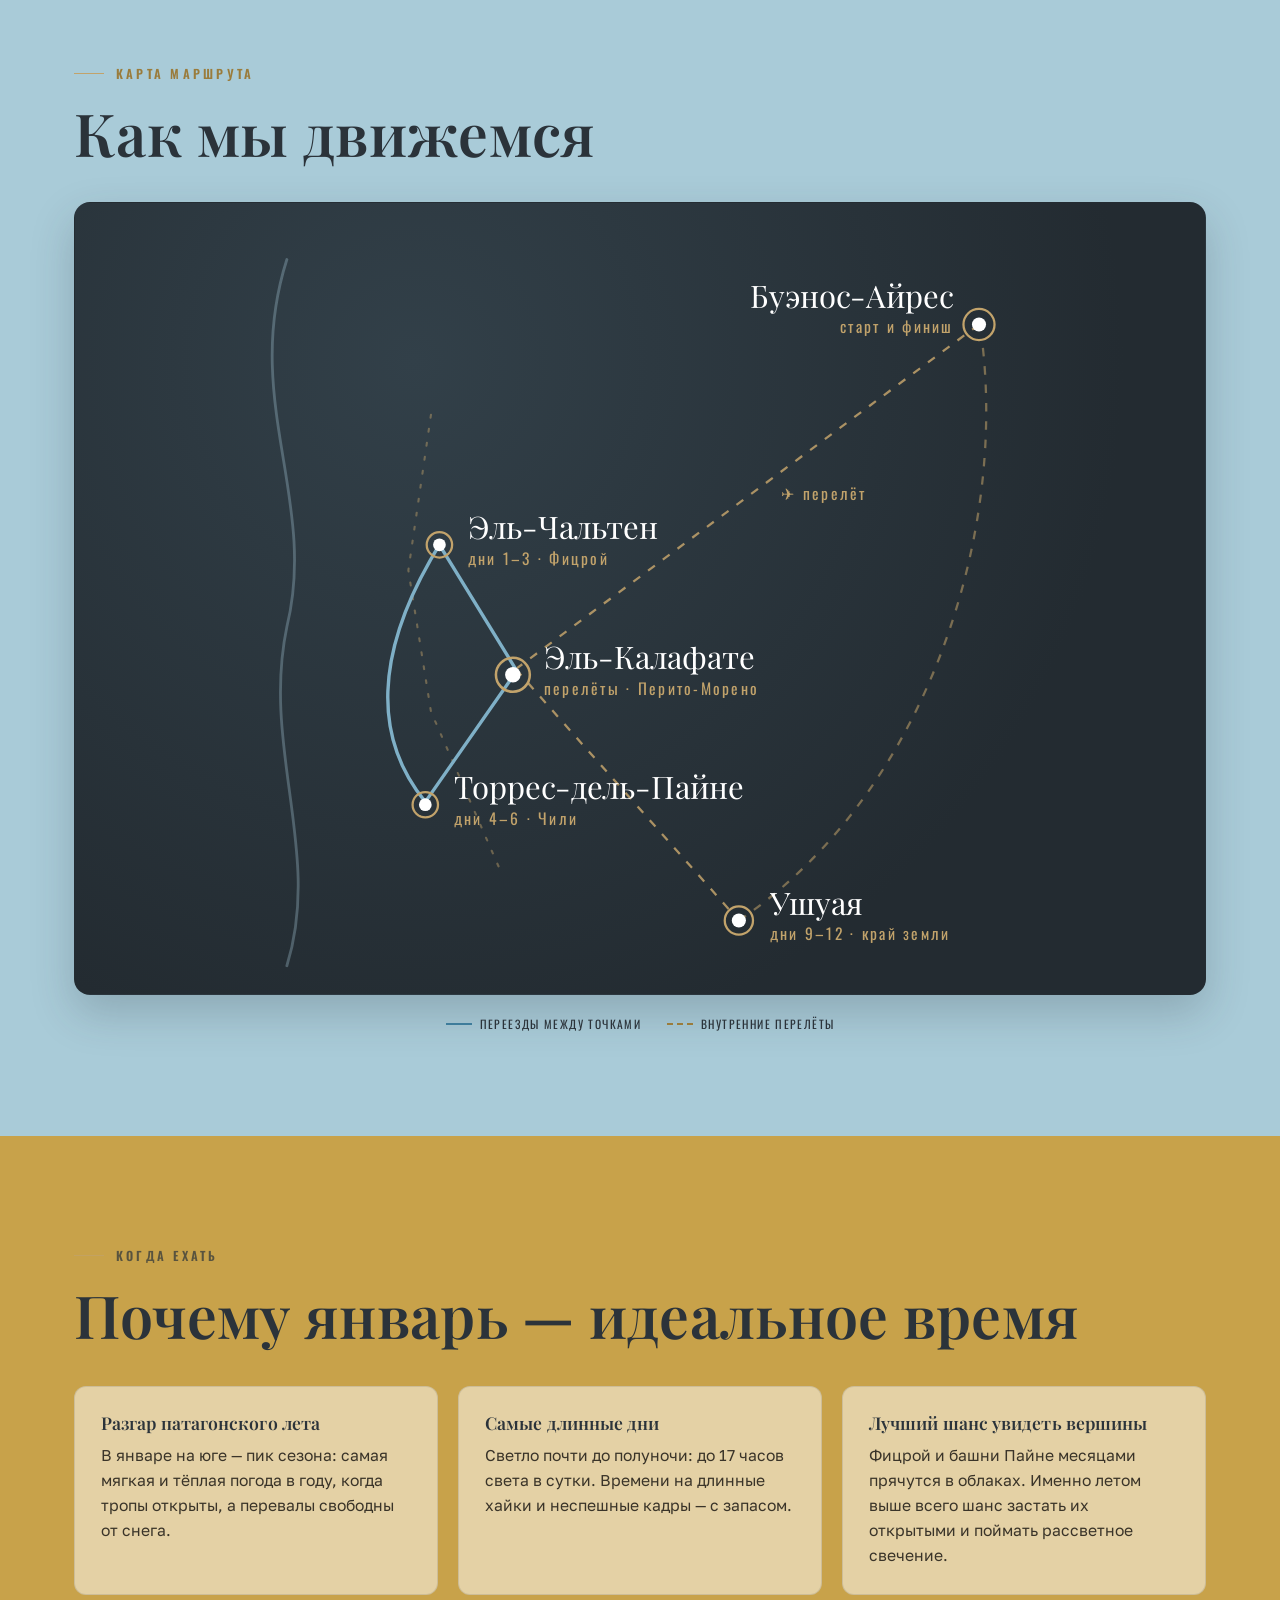
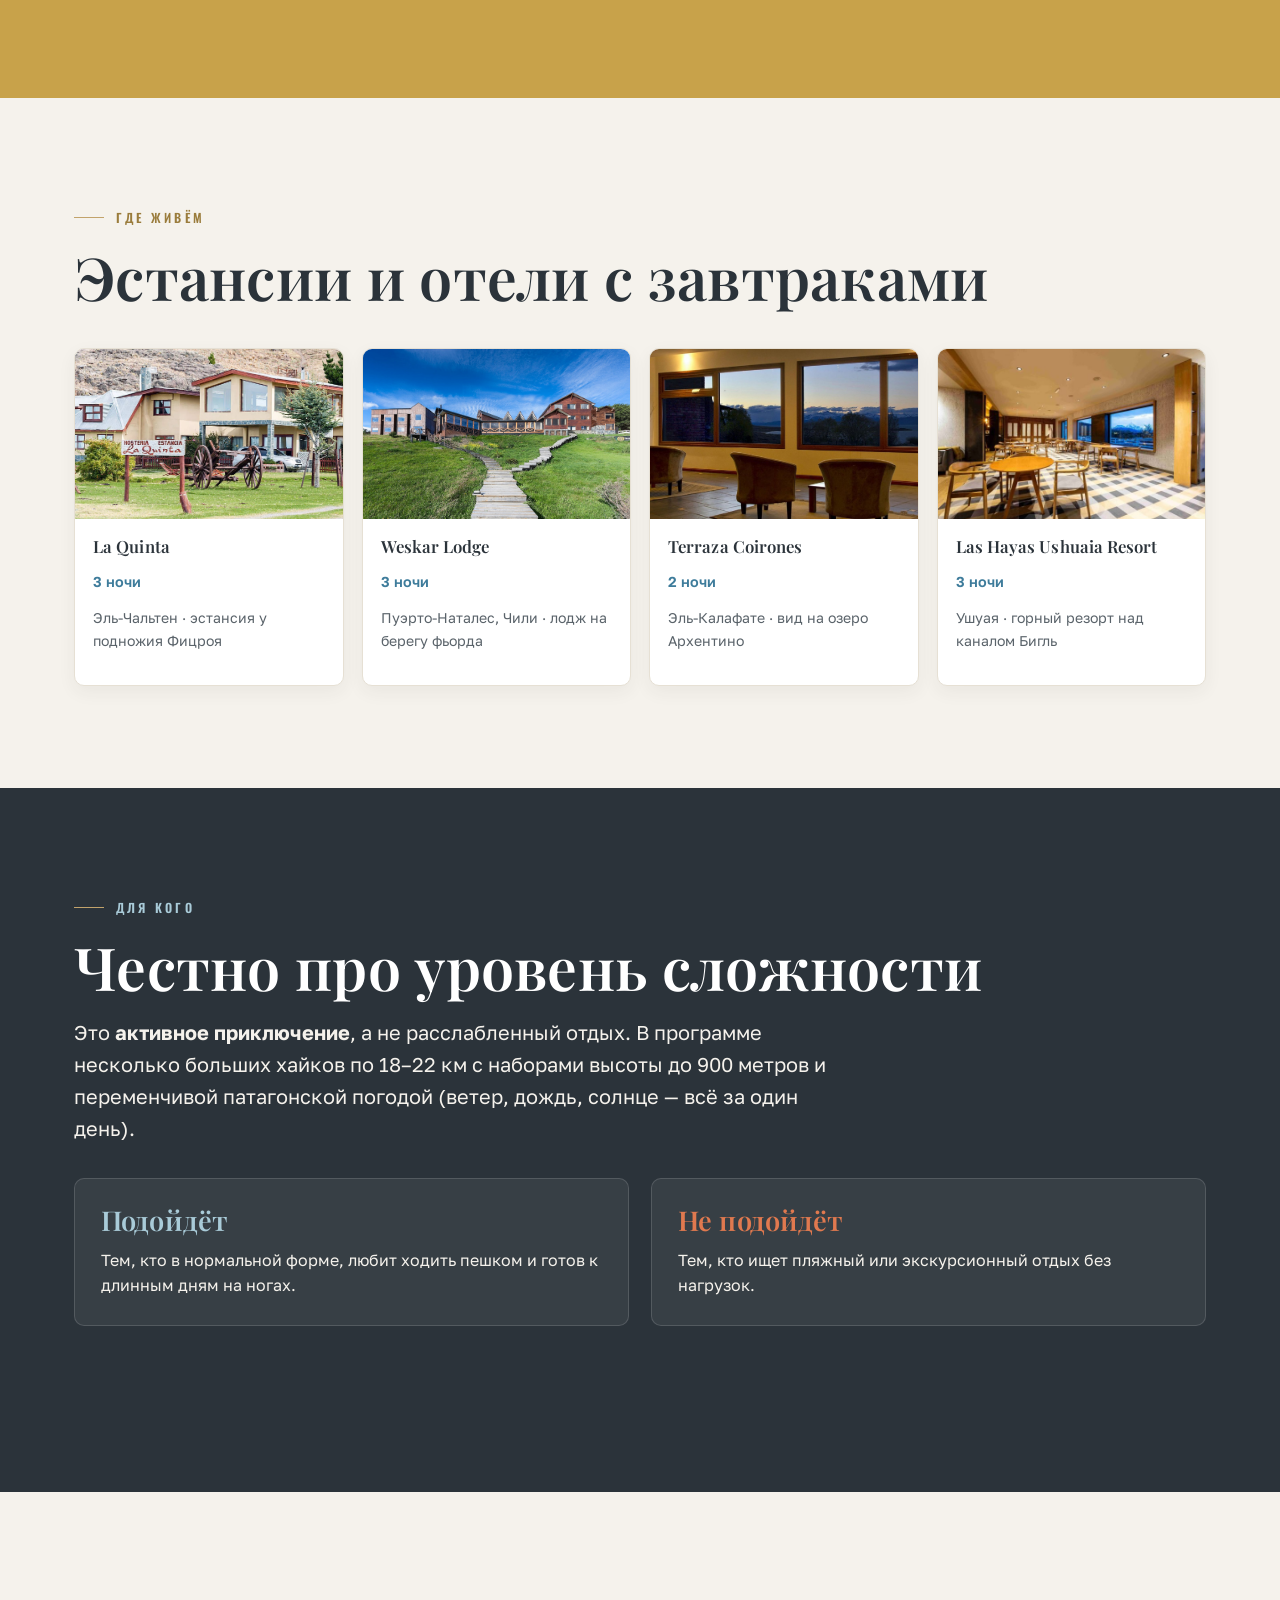
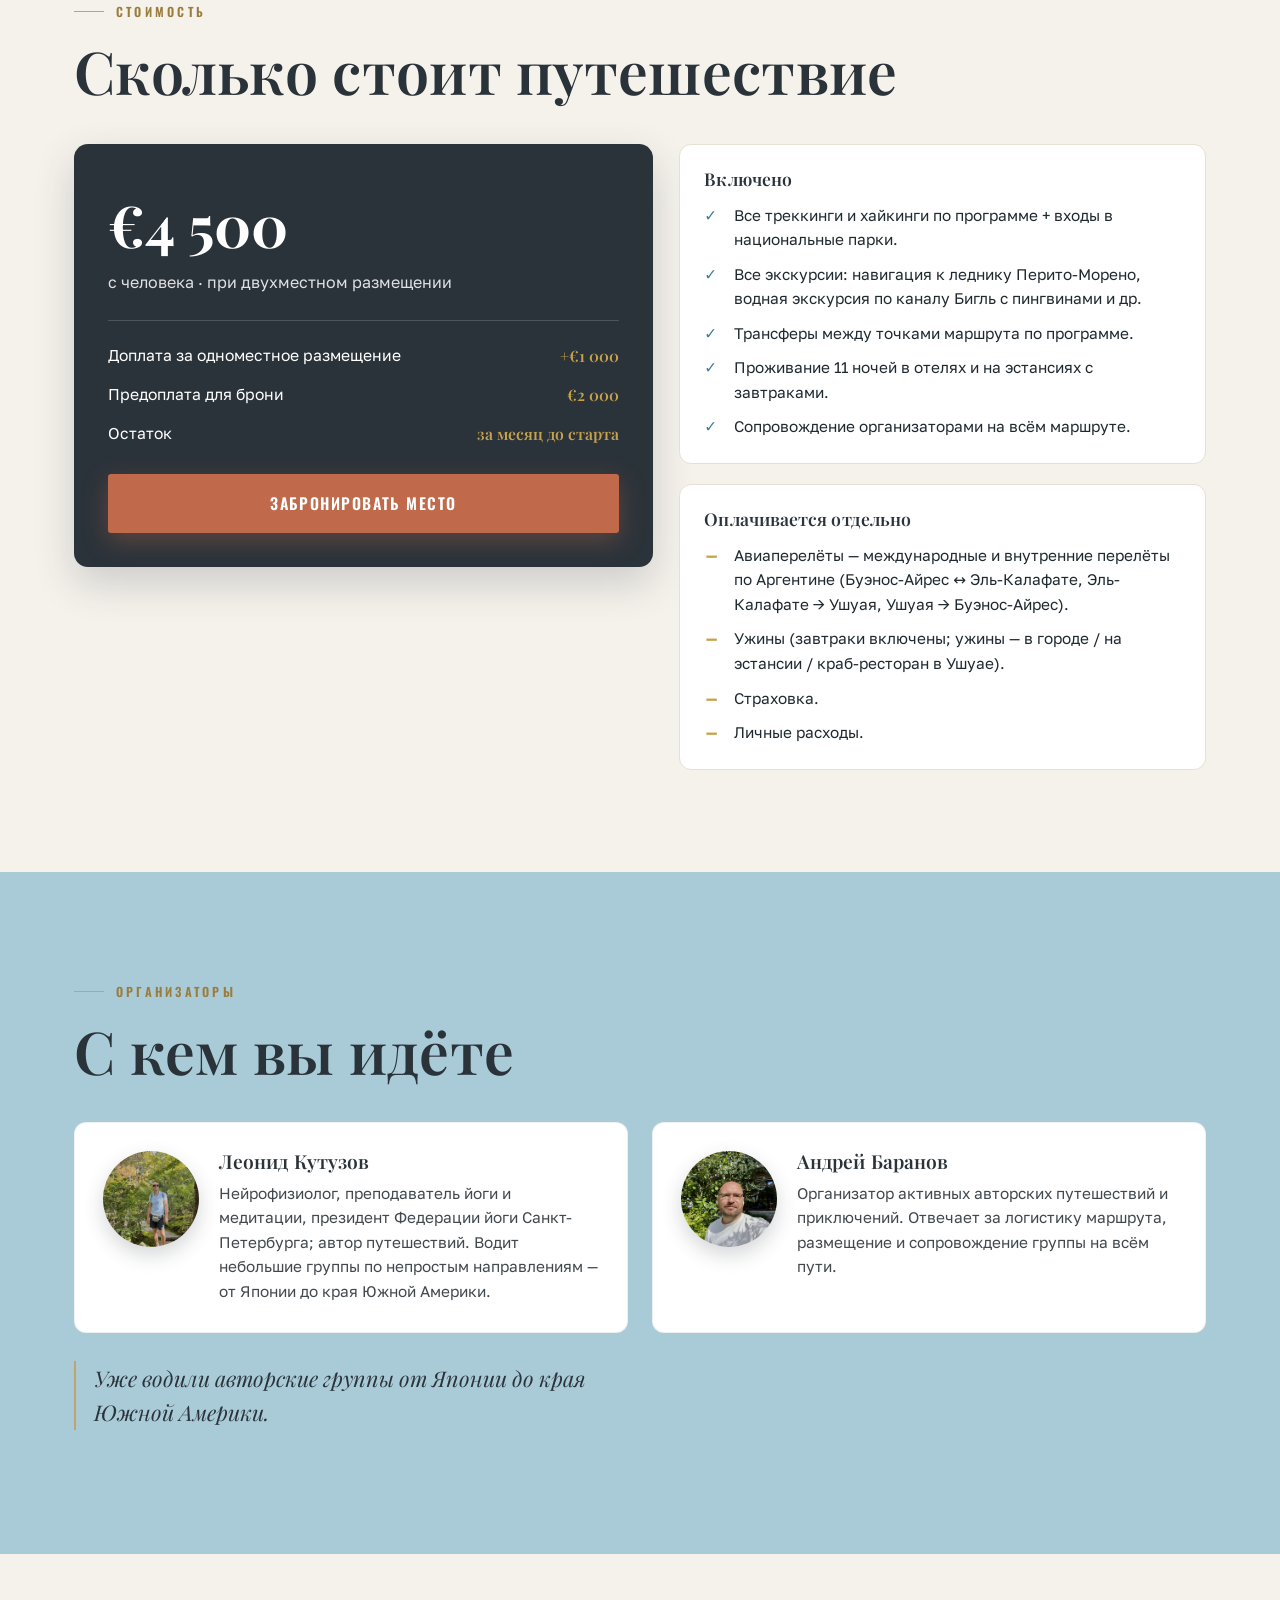
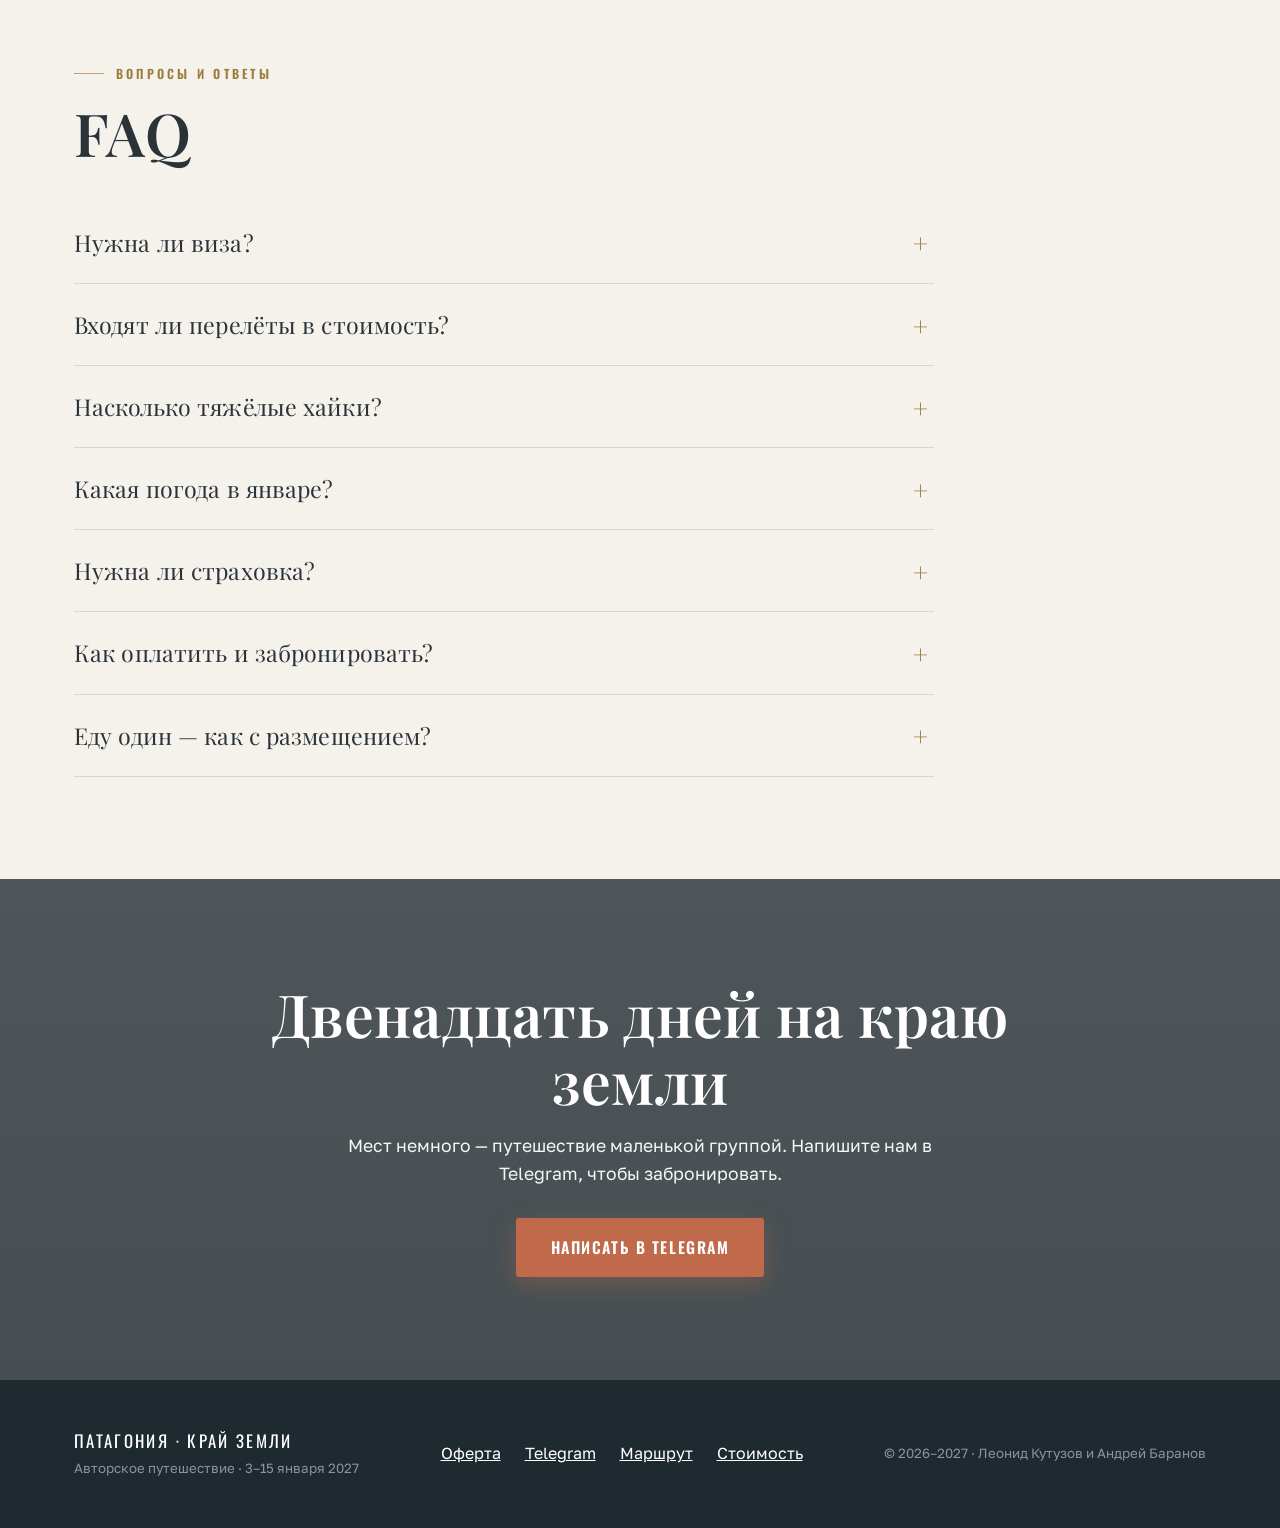
<file: patagonia/index.html>
<!doctype html>
<html lang="ru">
<head>
  <meta charset="utf-8">
  <meta name="viewport" content="width=device-width, initial-scale=1">

  <title>Патагония — авторское путешествие · 3–15 января 2027 · Аргентина и Чили</title>
  <meta name="description" content="12 дней на краю земли: Фицрой, Торрес-дель-Пайне, ледник Перито-Морено, Ушуая. Треккинги, ледники, авторское сопровождение с Леонидом Кутузовым. Январь 2027.">

  <!-- Open Graph -->
  <meta property="og:title" content="Патагония. Край земли — авторское путешествие">
  <meta property="og:description" content="12 дней на краю земли: Фицрой, Торрес-дель-Пайне, ледник Перито-Морено, Ушуая. Треккинги, ледники, авторское сопровождение с Леонидом Кутузовым. Январь 2027.">
  <meta property="og:image" content="https://patagonya.ru/img/hero-fitzroy-sunrise.jpg">
  <meta property="og:type" content="website">
  <meta property="og:locale" content="ru_RU">

  <link rel="preconnect" href="https://fonts.googleapis.com">
  <link rel="preconnect" href="https://fonts.gstatic.com" crossorigin>
  <link href="https://fonts.googleapis.com/css2?family=Playfair+Display:ital,wght@0,500;0,600;0,700;1,400;1,500&family=Oswald:wght@400;500;600&family=Golos+Text:wght@400;500;600;700&display=swap" rel="stylesheet">

  <!-- JSON-LD: путешествие + организаторы -->
  <script type="application/ld+json">
  {
    "@context": "https://schema.org",
    "@type": "Event",
    "name": "Патагония. Край земли — авторское путешествие",
    "description": "12 дней на краю земли: Фицрой, Торрес-дель-Пайне, ледник Перито-Морено, Ушуая. Треккинги, ледники, авторское сопровождение.",
    "startDate": "2027-01-03",
    "endDate": "2027-01-15",
    "eventAttendanceMode": "https://schema.org/OfflineEventAttendanceMode",
    "location": {
      "@type": "Place",
      "name": "Патагония (Аргентина и Чили)",
      "address": "Аргентина, Чили"
    },
    "image": "https://patagonya.ru/img/hero-fitzroy-sunrise.jpg",
    "offers": {
      "@type": "Offer",
      "price": "4500",
      "priceCurrency": "EUR",
      "availability": "https://schema.org/InStock"
    },
    "organizer": [
      { "@type": "Person", "name": "Леонид Кутузов" },
      { "@type": "Person", "name": "Андрей Баранов" }
    ]
  }
  </script>

  <!-- Yandex.Metrika counter -->
  <script type="text/javascript">
    (function(m,e,t,r,i,k,a){m[i]=m[i]||function(){(m[i].a=m[i].a||[]).push(arguments)};
    m[i].l=1*new Date();
    for (var j = 0; j < document.scripts.length; j++) {if (document.scripts[j].src === r) { return; }}
    k=e.createElement(t),a=e.getElementsByTagName(t)[0],k.async=1,k.src=r,a.parentNode.insertBefore(k,a)})
    (window, document, "script", "https://mc.yandex.ru/metrika/tag.js", "ym");
    /* TODO: заменить YM_COUNTER_ID на реальный ID счётчика */
    ym('YM_COUNTER_ID', 'init', { clickmap:true, trackLinks:true, accurateTrackBounce:true, webvisor:true });
  </script>
  <noscript><div><img src="https://mc.yandex.ru/watch/YM_COUNTER_ID" style="position:absolute; left:-9999px;" alt="" /></div></noscript>
  <!-- /Yandex.Metrika counter -->

  <style>
    :root{
      --glacier:#3E7C9B;   /* ледниковый синий — основной акцент */
      --ice:#A9CBD8;       /* светлый лёд */
      --granite:#2B333A;   /* гранит / тёмный текст */
      --alpenglow:#E0794F; /* рассветное свечение Фицроя — точечный акцент */
      --steppe:#C8A24A;    /* золотая патагонская степь */
      --snow:#F5F2EC;      /* тёплый светлый фон */
      --ink:#1F2A30;
      --cta:#C06A4B;       /* приглушённая терракота — кнопки */
      --cta-dark:#a85838;
      --gold:#C2A36B;      /* шампань-золото — волоски и акценты */
      --gold-ink:#9a7c3c;  /* золото для текста на светлом (контраст) */

      --font-head:'Playfair Display', Georgia, serif;
      --font-label:'Oswald', system-ui, sans-serif;
      --font-body:'Golos Text', system-ui, sans-serif;

      --maxw:1180px;
    }

    *,*::before,*::after{ box-sizing:border-box; }
    html{ scroll-behavior:smooth; }
    body{
      margin:0;
      font-family:var(--font-body);
      color:var(--ink);
      background:var(--snow);
      line-height:1.6;
      -webkit-font-smoothing:antialiased;
      overflow-x:hidden;
    }
    img{ max-width:100%; display:block; }
    a{ color:var(--glacier); }

    h1,h2,h3,h4{
      font-family:var(--font-head);
      font-weight:600;
      line-height:1.12;
      margin:0;
      color:var(--granite);
    }
    h2{
      font-size:clamp(2.2rem,5vw,3.7rem);
      letter-spacing:.005em;
    }
    h3{ font-size:clamp(1.3rem,2.4vw,1.7rem); letter-spacing:.005em; }

    .container{ width:100%; max-width:var(--maxw); margin:0 auto; padding:0 24px; }
    .section{ padding:clamp(56px,8vw,108px) 0; }
    .eyebrow{
      font-family:var(--font-label);
      text-transform:uppercase;
      letter-spacing:.26em;
      font-size:.78rem;
      font-weight:600;
      color:var(--gold-ink);
      margin:0 0 16px;
      display:inline-flex; align-items:center; gap:12px;
    }
    .eyebrow::before{ content:""; width:30px; height:1px; background:var(--gold); }
    .lead{ font-size:clamp(1.05rem,1.6vw,1.25rem); }

    /* ── Buttons ───────────────────────────── */
    .btn{
      display:inline-flex; align-items:center; gap:10px;
      font-family:var(--font-label);
      text-transform:uppercase; letter-spacing:.1em; font-weight:600;
      font-size:.98rem;
      padding:16px 34px;
      border-radius:3px;
      border:1px solid transparent;
      text-decoration:none;
      cursor:pointer;
      transition:transform .18s ease, box-shadow .18s ease, background .18s ease, color .18s ease;
    }
    .btn-primary{
      background:var(--cta);
      color:#fff;
      box-shadow:0 8px 24px rgba(192,106,75,.34);
    }
    .btn-primary:hover{ transform:translateY(-2px); box-shadow:0 12px 30px rgba(192,106,75,.5); background:var(--cta-dark); }
    .btn-ghost{
      background:transparent;
      color:#fff;
      border-color:rgba(255,255,255,.7);
    }
    .btn-ghost:hover{ background:rgba(255,255,255,.12); border-color:#fff; }

    /* ── Hero ──────────────────────────────── */
    .hero{
      position:relative;
      min-height:100svh;
      display:flex; align-items:flex-end;
      color:#fff;
      overflow:hidden;
    }
    .hero::before{
      content:""; position:absolute; inset:0; z-index:0;
      background:url('img/hero-fitzroy-sunrise.jpg') center 30%/cover no-repeat;
      transform:scale(1.04);
      animation:heroZoom 24s ease-out forwards;
    }
    .hero::after{
      content:""; position:absolute; inset:0; z-index:1;
      background:linear-gradient(180deg, rgba(31,42,48,.35) 0%, rgba(31,42,48,.15) 35%, rgba(31,42,48,.82) 100%);
    }
    @keyframes heroZoom{ from{ transform:scale(1.04); } to{ transform:scale(1.16); } }
    .hero__inner{ position:relative; z-index:2; padding-bottom:clamp(48px,8vw,96px); padding-top:120px; }
    .hero h1{
      color:#fff;
      font-size:clamp(3rem,8.4vw,6.4rem);
      font-weight:600;
      letter-spacing:.005em;
      text-shadow:0 2px 30px rgba(0,0,0,.45);
    }
    .hero__sub{
      max-width:680px;
      font-size:clamp(1.05rem,2vw,1.4rem);
      margin:22px 0 26px;
      text-shadow:0 1px 12px rgba(0,0,0,.5);
    }
    .hero__plate{
      display:inline-block;
      font-family:var(--font-label);
      text-transform:uppercase; letter-spacing:.14em;
      font-size:clamp(.8rem,1.5vw,1rem);
      font-weight:500;
      background:rgba(62,124,155,.85);
      padding:10px 18px;
      border-radius:3px;
      margin-bottom:26px;
    }
    .hero__rule{ width:72px; height:2px; background:var(--gold); margin:6px 0 2px; }
    .hero__excl{
      display:inline-flex; align-items:center; gap:8px;
      font-family:var(--font-label); text-transform:uppercase;
      letter-spacing:.14em; font-size:.72rem; color:#fff;
      border:1px solid rgba(194,163,107,.6); border-radius:40px;
      padding:7px 16px; margin-left:4px;
    }
    .hero__excl::before{ content:""; width:7px; height:7px; border-radius:50%; background:var(--gold); }
    .hero__cta{ display:flex; flex-wrap:wrap; gap:16px; align-items:center; }
    .hero__org{ font-size:.92rem; opacity:.92; margin:18px 0 0; }

    /* ── Manifesto ─────────────────────────── */
    .manifesto{ background:var(--granite); color:var(--snow); }
    .manifesto p{
      font-family:var(--font-head);
      font-weight:500; font-style:italic;
      font-size:clamp(1.35rem,2.8vw,2.15rem);
      line-height:1.45;
      max-width:920px;
      margin:0 auto;
      text-align:center;
      letter-spacing:.005em;
    }
    .manifesto .accent{ color:var(--steppe); }

    /* ── Timeline / route ──────────────────── */
    .route{ background:#fff; }
    .loc{
      border:1px solid #e6e0d4;
      border-radius:12px;
      overflow:hidden;
      margin-bottom:20px;
      background:var(--snow);
    }
    .loc__head{
      display:grid;
      grid-template-columns:160px 1fr auto;
      align-items:center;
      gap:20px;
      width:100%;
      border:0; background:transparent;
      text-align:left;
      cursor:pointer;
      padding:0;
      font-family:inherit;
      color:inherit;
    }
    .loc__photo{ width:160px; height:130px; object-fit:cover; }
    .loc__heading{ padding:14px 0; }
    .loc__days{
      font-family:var(--font-label);
      text-transform:uppercase; letter-spacing:.16em;
      font-size:.76rem; color:var(--gold-ink); font-weight:600;
      margin-bottom:4px; display:block;
    }
    .loc__title{ font-size:clamp(1.15rem,2.2vw,1.55rem); }
    .loc__toggle{
      width:40px; height:40px; margin-right:20px;
      border-radius:50%;
      border:2px solid var(--glacier);
      color:var(--glacier);
      display:grid; place-items:center;
      font-size:1.4rem; line-height:1;
      transition:transform .25s ease, background .25s ease, color .25s ease;
      flex-shrink:0;
    }
    .loc[open] .loc__toggle{ transform:rotate(45deg); background:var(--glacier); color:#fff; }
    .loc__body{ padding:4px 24px 26px; }
    .loc__intro{ margin:0 0 16px; color:#41494f; }
    .loc__list{ list-style:none; margin:0 0 14px; padding:0; display:grid; gap:12px; }
    .loc__list li{ position:relative; padding-left:30px; }
    .loc__list li::before{
      content:""; position:absolute; left:6px; top:.55em;
      width:9px; height:9px; border-radius:50%;
      background:var(--alpenglow);
    }
    .loc__list strong{ color:var(--granite); }
    .loc__stay{
      display:inline-flex; gap:10px; align-items:baseline;
      font-size:.94rem; color:var(--granite);
      border-left:2px solid var(--gold);
      padding:2px 0 2px 14px;
    }
    .loc__stay::before{
      content:"Проживание";
      font-family:var(--font-label); text-transform:uppercase;
      letter-spacing:.14em; font-size:.68rem; color:var(--gold-ink);
      font-weight:600; flex-shrink:0;
    }
    .loc__img{
      width:100%; max-height:280px; object-fit:cover;
      border-radius:10px; margin:4px 0 16px;
    }
    /* details marker reset */
    .loc summary{ list-style:none; }
    .loc summary::-webkit-details-marker{ display:none; }

    /* ── Stay ──────────────────────────────── */
    .stay{ background:var(--snow); }
    .stay__grid{ display:grid; grid-template-columns:repeat(4,1fr); gap:18px; margin-top:38px; }
    .stay__card{
      background:#fff; border-radius:10px; overflow:hidden;
      border:1px solid #e6e0d4;
      box-shadow:0 6px 18px rgba(43,51,58,.06);
    }
    .stay__card img{ height:170px; width:100%; object-fit:cover; }
    .stay__card .pad{ padding:18px; }
    .stay__card h3{ font-size:1.05rem; }
    .stay__nights{ color:var(--glacier); font-weight:600; font-size:.9rem; }
    .stay__place{ font-size:.88rem; color:#5a636a; margin-top:4px; }

    /* ── For whom ──────────────────────────── */
    .level{ background:var(--granite); color:var(--snow); }
    .level h2{ color:#fff; }
    .level__lead{ max-width:760px; font-size:clamp(1.05rem,1.7vw,1.25rem); }
    .level__cols{ display:grid; grid-template-columns:1fr 1fr; gap:22px; margin-top:34px; }
    .level__card{
      background:rgba(255,255,255,.06);
      border:1px solid rgba(255,255,255,.14);
      border-radius:10px; padding:26px;
    }
    .level__card h3{ color:#fff; margin-bottom:12px; }
    .level__card.yes h3{ color:var(--ice); }
    .level__card.no h3{ color:var(--alpenglow); }
    .level__card p{ margin:0; }
    .level__note{ margin-top:24px; font-size:.95rem; opacity:.85; }

    /* ── Price ─────────────────────────────── */
    .price__wrap{ display:grid; grid-template-columns:1.1fr 1fr; gap:26px; margin-top:40px; align-items:start; }
    .price__card{
      background:var(--granite); color:#fff;
      border-radius:14px; padding:34px;
      box-shadow:0 16px 40px rgba(43,51,58,.2);
    }
    .price__big{ font-family:var(--font-head); font-size:clamp(2.6rem,7vw,3.6rem); font-weight:700; color:#fff; white-space:nowrap; }
    .price__per{ opacity:.85; font-size:1rem; }
    .price__rows{ margin:24px 0 28px; display:grid; gap:14px; border-top:1px solid rgba(255,255,255,.16); padding-top:22px; }
    .price__row{ display:flex; justify-content:space-between; gap:16px; font-size:.98rem; }
    .price__row span{ min-width:0; }
    .price__row b{ color:var(--steppe); font-family:var(--font-head); font-weight:600; white-space:nowrap; flex-shrink:0; }
    .price__card .btn{ width:100%; justify-content:center; }
    .incl{ display:grid; gap:20px; }
    .incl__block{ background:#fff; border:1px solid #e6e0d4; border-radius:12px; padding:24px; }
    .incl__block h3{ font-size:1.1rem; margin-bottom:14px; }
    .incl__block ul{ list-style:none; margin:0; padding:0; display:grid; gap:10px; }
    .incl__block li{ position:relative; padding-left:30px; font-size:.96rem; }
    .incl__block.yes li::before{ content:"✓"; position:absolute; left:0; color:var(--glacier); font-weight:700; }
    .incl__block.no li::before{ content:"—"; position:absolute; left:2px; color:var(--steppe); font-weight:700; }

    /* ── Organizers ────────────────────────── */
    .org{ background:var(--ice); }
    .org__grid{ display:grid; grid-template-columns:1fr 1fr; gap:24px; margin-top:38px; }
    .org__card{
      background:#fff; border-radius:12px; padding:28px;
      display:flex; gap:20px; align-items:flex-start;
      border:1px solid rgba(43,51,58,.08);
    }
    .org__avatar{
      width:96px; height:96px; flex-shrink:0; border-radius:50%;
      object-fit:cover; object-position:center top;
      box-shadow:0 8px 20px rgba(43,51,58,.2);
    }
    .org__card h3{ font-size:1.2rem; margin-bottom:8px; }
    .org__card p{ margin:0; font-size:.96rem; color:#41494f; }
    .org__todo{ margin-top:18px; font-size:.82rem; color:#5a636a; opacity:.8; }

    /* ── FAQ ───────────────────────────────── */
    .faq__list{ margin-top:36px; max-width:860px; }
    .faq__item{ border-bottom:1px solid #ddd6c8; }
    .faq__q{
      width:100%; text-align:left; background:none; border:0; cursor:pointer;
      font-family:var(--font-head); letter-spacing:.005em;
      font-size:clamp(1.15rem,2vw,1.45rem); color:var(--granite);
      padding:22px 44px 22px 0; position:relative;
    }
    .faq__q::after{
      content:"+"; position:absolute; right:6px; top:50%; transform:translateY(-50%);
      font-size:1.6rem; color:var(--gold-ink); transition:transform .25s ease;
    }
    .faq__item[open] .faq__q::after{ transform:translateY(-50%) rotate(45deg); }
    .faq__a{ padding:0 0 22px; color:#41494f; max-width:760px; }
    .faq__item summary{ list-style:none; }
    .faq__item summary::-webkit-details-marker{ display:none; }

    /* ── Final CTA ─────────────────────────── */
    .final{
      position:relative; color:#fff; text-align:center;
      background:
        linear-gradient(180deg, rgba(31,42,48,.78), rgba(31,42,48,.82)),
        url('img/laguna-torre.jpg') center/cover fixed no-repeat;
    }
    .final h2{ color:#fff; max-width:760px; margin:0 auto 18px; }
    .final p{ max-width:620px; margin:0 auto 30px; font-size:1.1rem; opacity:.95; }

    /* ── Footer ────────────────────────────── */
    .footer{ background:var(--ink); color:#c5cdd2; padding:48px 0; }
    .footer__inner{ display:flex; flex-wrap:wrap; gap:18px 40px; justify-content:space-between; align-items:center; }
    .footer a{ color:#fff; }
    .footer__links{ display:flex; flex-wrap:wrap; gap:8px 24px; }
    .footer small{ color:#8a949b; }

    /* ── Sticky mobile CTA ─────────────────── */
    .sticky{
      position:fixed; left:0; right:0; bottom:0; z-index:40;
      display:none;
      padding:12px 16px calc(12px + env(safe-area-inset-bottom));
      background:rgba(31,42,48,.96);
      box-shadow:0 -6px 20px rgba(0,0,0,.25);
    }
    .sticky .btn{ width:100%; justify-content:center; }

    /* ── Stat band ─────────────────────────── */
    .stats{ background:var(--glacier); color:#fff; padding:clamp(36px,5vw,56px) 0; }
    .stats__grid{
      display:flex; flex-wrap:wrap; justify-content:center;
      gap:14px clamp(24px,5vw,56px);
      text-align:center;
    }
    .stats__item{ display:flex; flex-direction:column; align-items:center; gap:8px; min-width:120px; padding:0 6px; }
    .stats__num{
      font-family:var(--font-head); font-weight:600;
      font-size:clamp(2.2rem,5vw,3.4rem); line-height:1; color:#fff;
    }
    .stats__label{
      font-family:var(--font-label); text-transform:uppercase;
      letter-spacing:.14em; font-size:.72rem; color:var(--ice); max-width:13ch;
    }
    .stats__sep{ width:1px; align-self:stretch; background:linear-gradient(180deg, transparent, rgba(194,163,107,.55), transparent); }
    @media (max-width:620px){ .stats__sep{ display:none; } }

    /* ── Why Leonid ────────────────────────── */
    .why{ background:#fff; }
    .why__wrap{ display:grid; grid-template-columns:.85fr 1.15fr; gap:clamp(28px,5vw,56px); align-items:center; margin-top:8px; }
    .why__photo{
      border-radius:14px; overflow:hidden;
      box-shadow:0 18px 44px rgba(43,51,58,.22);
      aspect-ratio:4/5;
    }
    .why__photo img{ width:100%; height:100%; object-fit:cover; }
    .why__list{ list-style:none; margin:26px 0 0; padding:0; display:grid; gap:18px; }
    .why__list li{ position:relative; padding-left:38px; font-size:1.02rem; color:#41494f; }
    .why__list li::before{
      content:""; position:absolute; left:0; top:.1em;
      width:24px; height:24px; border-radius:50%;
      background:var(--alpenglow);
      -webkit-mask:url("data:image/svg+xml;utf8,<svg xmlns='http://www.w3.org/2000/svg' viewBox='0 0 24 24'><path fill='white' d='M9 16.2 4.8 12l-1.4 1.4L9 19 21 7l-1.4-1.4z'/></svg>") center/16px no-repeat;
      mask:url("data:image/svg+xml;utf8,<svg xmlns='http://www.w3.org/2000/svg' viewBox='0 0 24 24'><path fill='white' d='M9 16.2 4.8 12l-1.4 1.4L9 19 21 7l-1.4-1.4z'/></svg>") center/16px no-repeat;
    }
    .why__list strong{ color:var(--granite); }

    /* ── Fullscreen photo divider ──────────── */
    .divider{
      position:relative;
      min-height:clamp(280px,46vh,460px);
      display:flex; align-items:center; justify-content:center;
      text-align:center; color:#fff;
      background-color:var(--granite);
      background-position:center; background-size:cover; background-repeat:no-repeat;
      background-attachment:fixed;
    }
    .divider::after{ content:""; position:absolute; inset:0; background:rgba(31,42,48,.34); }
    .divider__text{
      position:relative; z-index:1;
      font-family:var(--font-head); font-style:italic; font-weight:500;
      letter-spacing:.01em;
      font-size:clamp(1.5rem,3.6vw,2.6rem);
      max-width:820px; padding:0 24px;
      text-shadow:0 2px 24px rgba(0,0,0,.55);
    }

    /* ── Why January ───────────────────────── */
    .january{ background:var(--steppe); color:var(--granite); }
    .january h2{ color:var(--granite); }
    .january .eyebrow{ color:var(--granite); opacity:.7; }
    .january__grid{ display:grid; grid-template-columns:repeat(3,1fr); gap:20px; margin-top:38px; }
    .january__card{
      background:rgba(255,255,255,.5);
      border:1px solid rgba(43,51,58,.12);
      border-radius:12px; padding:26px;
    }
    .january__card h3{ font-size:1.1rem; margin-bottom:10px; }
    .january__card p{ margin:0; font-size:.98rem; color:#3a3429; }

    /* ── Reading progress ──────────────────── */
    .progress{
      position:fixed; top:0; left:0; height:3px; width:0;
      background:linear-gradient(90deg, var(--gold), var(--alpenglow));
      z-index:60; transition:width .1s linear;
    }

    /* ── Hero grain ────────────────────────── */
    .hero__grain{
      position:absolute; inset:0; z-index:1; pointer-events:none; opacity:.07;
      background-image:url("data:image/svg+xml,%3Csvg xmlns='http://www.w3.org/2000/svg' width='160' height='160'%3E%3Cfilter id='n'%3E%3CfeTurbulence type='fractalNoise' baseFrequency='0.85' numOctaves='2'/%3E%3C/filter%3E%3Crect width='100%25' height='100%25' filter='url(%23n)'/%3E%3C/svg%3E");
    }

    /* ── Full-bleed chapters ───────────────── */
    .chapters{ background:var(--snow); padding:clamp(56px,8vw,104px) 0 0; }
    .chapters__intro{ text-align:center; margin-bottom:clamp(34px,5vw,58px); }
    .chapters__intro .eyebrow{ justify-content:center; }
    .chapter{
      position:relative; min-height:clamp(440px,72vh,660px);
      display:flex; align-items:center;
      background-size:cover; background-position:center;
      background-attachment:fixed;
    }
    .chapter::after{
      content:""; position:absolute; inset:0;
      background:linear-gradient(90deg, rgba(28,38,44,.82) 0%, rgba(28,38,44,.42) 48%, rgba(28,38,44,0) 78%);
    }
    .chapter--right{ justify-content:flex-end; }
    .chapter--right::after{
      background:linear-gradient(270deg, rgba(28,38,44,.82) 0%, rgba(28,38,44,.42) 48%, rgba(28,38,44,0) 78%);
    }
    .chapter__panel{
      position:relative; z-index:1; color:#fff;
      max-width:540px; padding:0 clamp(24px,7vw,92px);
    }
    .chapter--right .chapter__panel{ text-align:right; }
    .chapter__num{
      font-family:var(--font-label); letter-spacing:.3em;
      font-size:.78rem; color:var(--gold); display:block; margin-bottom:12px;
    }
    .chapter h3{ color:#fff; font-size:clamp(1.9rem,4.2vw,3rem); margin:0 0 14px; }
    .chapter__panel p{ font-size:clamp(1.05rem,1.7vw,1.32rem); opacity:.96; margin:0; max-width:36ch; }
    .chapter--right .chapter__panel p{ margin-left:auto; }
    .chapter__detail{
      display:inline-block; margin-top:18px;
      font-family:var(--font-label); text-transform:uppercase;
      letter-spacing:.14em; font-size:.72rem; color:var(--gold);
      border-top:1px solid rgba(194,163,107,.5); padding-top:12px;
    }

    /* ── Gallery ───────────────────────────── */
    .gallery{ background:var(--granite); color:#fff; padding:clamp(56px,8vw,100px) 0; overflow:hidden; }
    .gallery .eyebrow{ color:var(--gold); }
    .gallery .eyebrow::before{ background:var(--gold); }
    .gallery h2{ color:#fff; }
    .gallery__hint{ font-family:var(--font-label); text-transform:uppercase; letter-spacing:.18em; font-size:.7rem; color:var(--ice); margin-top:10px; }
    .gallery__scroll{
      display:flex; gap:18px; margin-top:30px;
      padding:6px clamp(24px,calc((100vw - var(--maxw))/2 + 24px),260px) 24px;
      overflow-x:auto; scroll-snap-type:x mandatory;
      scrollbar-width:thin; scrollbar-color:var(--gold) transparent;
    }
    .gallery__scroll::-webkit-scrollbar{ height:6px; }
    .gallery__scroll::-webkit-scrollbar-thumb{ background:var(--gold); border-radius:3px; }
    .gallery__item{
      flex:0 0 auto; width:min(78vw,520px); margin:0;
      scroll-snap-align:center; border-radius:12px; overflow:hidden;
      box-shadow:0 18px 40px rgba(0,0,0,.42);
    }
    .gallery__item img{ width:100%; height:clamp(280px,42vh,400px); object-fit:cover; transition:transform .7s ease; }
    .gallery__item:hover img{ transform:scale(1.05); }

    /* ── SVG route map ─────────────────────── */
    .map{ background:var(--ice); }
    .map__svgwrap{
      margin-top:36px; border-radius:16px; overflow:hidden;
      border:1px solid rgba(43,51,58,.12);
      background:radial-gradient(circle at 30% 20%, #324049, #232b31 70%);
      box-shadow:0 18px 44px rgba(43,51,58,.22);
    }
    .map__svgwrap svg{ width:100%; height:auto; display:block; }
    .map__legend{
      display:flex; flex-wrap:wrap; gap:8px 26px; justify-content:center;
      margin-top:20px; font-family:var(--font-label); text-transform:uppercase;
      letter-spacing:.12em; font-size:.72rem; color:var(--granite);
    }
    .map__legend span{ display:inline-flex; align-items:center; gap:8px; }
    .map__legend i{ width:26px; height:0; border-top:2px solid var(--glacier); }
    .map__legend i.fly{ border-top:2px dashed var(--gold-ink); }

    /* ── Social proof ──────────────────────── */
    .proof{
      margin-top:28px; font-family:var(--font-head); font-style:italic;
      font-size:clamp(1.05rem,1.8vw,1.35rem); color:var(--granite);
      border-left:2px solid var(--gold); padding-left:18px; max-width:560px;
    }

    /* ── Reveal on scroll ──────────────────── */
    .reveal{ opacity:0; transform:translateY(24px); transition:opacity .7s ease, transform .7s ease; }
    .reveal.in{ opacity:1; transform:none; }
    @media (prefers-reduced-motion:reduce){
      html{ scroll-behavior:auto; }
      .reveal{ opacity:1; transform:none; transition:none; }
      .hero::before{ animation:none; transform:none; }
    }

    /* ── Responsive ────────────────────────── */
    @media (max-width:900px){
      .stay__grid{ grid-template-columns:repeat(2,1fr); }
      .price__wrap{ grid-template-columns:1fr; }
      .level__cols{ grid-template-columns:1fr; }
      .org__grid{ grid-template-columns:1fr; }
      .why__wrap{ grid-template-columns:1fr; }
      .why__photo{ max-width:380px; margin:0 auto; }
      .january__grid{ grid-template-columns:1fr; }
      .final{ background-attachment:scroll; }
      .divider{ background-attachment:scroll; }
      .chapter{ background-attachment:scroll; min-height:62vh; }
      .chapter::after,
      .chapter--right::after{ background:linear-gradient(0deg, rgba(28,38,44,.9) 6%, rgba(28,38,44,.45) 50%, rgba(28,38,44,.2) 100%); }
      .chapter,
      .chapter--right{ align-items:flex-end; justify-content:flex-start; }
      .chapter__panel{ max-width:none; padding:0 24px 40px; }
      .chapter--right .chapter__panel{ text-align:left; }
      .chapter--right .chapter__panel p{ margin-left:0; }
    }
    @media (max-width:620px){
      .stay__grid{ grid-template-columns:1fr; }
      .loc__head{ grid-template-columns:96px 1fr auto; gap:14px; }
      .loc__photo{ width:96px; height:96px; }
      .loc__toggle{ margin-right:14px; width:34px; height:34px; font-size:1.2rem; }
      .loc__body{ padding-left:16px; padding-right:16px; }
      .loc__stay{ flex-wrap:wrap; gap:4px 10px; }
      .hero__excl{ margin:14px 0 0; }
      .gallery__scroll{ padding-left:24px; padding-right:24px; }
      .gallery__item{ width:84vw; }
      .sticky{ display:block; }
      body{ padding-bottom:74px; }
    }
  </style>
</head>
<body>

  <div class="progress" id="progress" aria-hidden="true"></div>

  <!-- ═══ HERO ═══ -->
  <header class="hero">
    <div class="hero__grain" aria-hidden="true"></div>
    <div class="container hero__inner reveal">
      <h1>Патагония.<br>Край земли</h1>
      <div class="hero__rule"></div>
      <p class="hero__sub">Авторское путешествие по самому югу планеты — от гранитных игл Фицроя до ледников Чили и «конца света» в Ушуае</p>
      <div class="hero__plate">3–15 января 2027 · 12 дней / 11 ночей · Аргентина + Чили</div>
      <div class="hero__cta">
        <a class="btn btn-primary" href="https://t.me/vsemaya" target="_blank" rel="noopener" data-tg>Забронировать место</a>
        <a class="btn btn-ghost" href="#route">Смотреть маршрут</a>
        <span class="hero__excl">Камерная группа · мест немного</span>
      </div>
      <p class="hero__org">Идём с Леонидом Кутузовым и Андреем Барановым</p>
    </div>
  </header>

  <!-- ═══ МАНИФЕСТ ═══ -->
  <section class="section manifesto">
    <div class="container reveal">
      <p>Есть места, до которых добираются только мечта и хорошие ботинки. Патагония — одно из них. Здесь ветер сбивает с ног на смотровых площадках, гранитные башни вырастают прямо из бирюзовых озёр, а ледники с грохотом обрушиваются в воду размером с дом. Мы пройдём её насквозь — от знаменитого Фицроя в Аргентине через чилийский Торрес-дель-Пайне к Ушуае, последнему городу перед Антарктидой. <span class="accent">Двенадцать дней треккингов, ледников и тишины, какой нет больше нигде на Земле.</span></p>
    </div>
  </section>

  <!-- ═══ ЦИФРЫ ═══ -->
  <section class="stats">
    <div class="container">
      <div class="stats__grid reveal">
        <div class="stats__item"><span class="stats__num">2</span><span class="stats__label">страны</span></div>
        <div class="stats__sep"></div>
        <div class="stats__item"><span class="stats__num">4</span><span class="stats__label">локации</span></div>
        <div class="stats__sep"></div>
        <div class="stats__item"><span class="stats__num">6+</span><span class="stats__label">хайков</span></div>
        <div class="stats__sep"></div>
        <div class="stats__item"><span class="stats__num">3</span><span class="stats__label">ледника</span></div>
        <div class="stats__sep"></div>
        <div class="stats__item"><span class="stats__num">Ушуая</span><span class="stats__label">самый южный город планеты</span></div>
        <div class="stats__sep"></div>
        <div class="stats__item"><span class="stats__num">12</span><span class="stats__label">дней</span></div>
      </div>
    </div>
  </section>

  <!-- ═══ ЧТО ВАС ЖДЁТ — ГЛАВЫ ═══ -->
  <section class="chapters" id="highlights">
    <div class="container chapters__intro reveal">
      <p class="eyebrow">Что вас ждёт</p>
      <h2>Шесть глав одного путешествия</h2>
    </div>

    <article class="chapter reveal" style="background-image:url('img/fitzroy-cerro-torre.jpg')">
      <div class="chapter__panel">
        <span class="chapter__num">Глава 01</span>
        <h3>Фицрой и Серро-Торре</h3>
        <p>Два самых дерзких силуэта планеты и знаменитое розовое свечение на рассвете.</p>
        <span class="chapter__detail">Эль-Чальтен · хайки 18–21 км</span>
      </div>
    </article>

    <article class="chapter chapter--right reveal" style="background-image:url('img/torres-del-paine.jpg')">
      <div class="chapter__panel">
        <span class="chapter__num">Глава 02</span>
        <h3>Торрес-дель-Пайне</h3>
        <p>Три гранитные башни Чили, вырастающие прямо из ледникового озера.</p>
        <span class="chapter__detail">Чили · подъём ~900 м</span>
      </div>
    </article>

    <article class="chapter reveal" style="background-image:url('img/perito-moreno.jpg')">
      <div class="chapter__panel">
        <span class="chapter__num">Глава 03</span>
        <h3>Ледник Перито-Морено</h3>
        <p>Один из немногих «живых» ледников мира; навигация к синей стене льда вплотную.</p>
        <span class="chapter__detail">Эль-Калафате · навигация к леднику</span>
      </div>
    </article>

    <article class="chapter chapter--right reveal" style="background-image:url('img/grey-glacier.jpg')">
      <div class="chapter__panel">
        <span class="chapter__num">Глава 04</span>
        <h3>Ледник Грей</h3>
        <p>Голубые айсберги, плавающие в озере, и панорама долины Британико.</p>
        <span class="chapter__detail">Торрес-дель-Пайне · паром + треккинг</span>
      </div>
    </article>

    <article class="chapter reveal" style="background-image:url('img/beagle-penguins.jpg')">
      <div class="chapter__panel">
        <span class="chapter__num">Глава 05</span>
        <h3>Канал Бигль и пингвины</h3>
        <p>Водная экскурсия от Ушуаи к колонии пингвинов и маяку на краю света.</p>
        <span class="chapter__detail">Ушуая · выход в море</span>
      </div>
    </article>

    <article class="chapter chapter--right reveal" style="background-image:url('img/ushuaia-town.jpg')">
      <div class="chapter__panel">
        <span class="chapter__num">Глава 06</span>
        <h3>Ушуая — Fin del Mundo</h3>
        <p>Самый южный город планеты и легендарный ужин с королевским крабом.</p>
        <span class="chapter__detail">Край земли · дальше только Антарктида</span>
      </div>
    </article>
  </section>

  <!-- ═══ ПОЧЕМУ С КУТУЗОВЫМ ═══ -->
  <section class="section why" id="why">
    <div class="container">
      <div class="why__wrap">
        <div class="why__photo reveal">
          <img src="img/leonid-kutuzov.jpg" alt="Леонид Кутузов на горной тропе">
        </div>
        <div class="reveal">
          <p class="eyebrow">Почему именно с ним</p>
          <h2>С Леонидом Кутузовым</h2>
          <p class="lead" style="margin-top:16px;color:#41494f;">Это не сборный тур из каталога. Это авторское путешествие с Леонидом Кутузовым — нейрофизиологом, преподавателем йоги и медитации, президентом Федерации йоги Санкт-Петербурга, автором путешествий. Редкий человек, в котором сошлись учёный и опытный путешественник: с ним эти места читаются иначе — не просто «посмотреть», а прожить.</p>
          <ul class="why__list">
            <li><strong>Маленькая группа.</strong> Идём камерным составом: все успевают, никто не теряется, остаётся время на тишину и кадр без толпы.</li>
            <li><strong>Авторское сопровождение.</strong> Леонид и Андрей Баранов рядом на всём маршруте — от логистики на стыке двух стран до настроения в группе.</li>
            <li><strong>Насыщенный пеший маршрут.</strong> Программа продумана без пустых дней — каждый день что-то новое: хайк, ледник, вода или новый горизонт.</li>
          </ul>
        </div>
      </div>
    </div>
  </section>

  <!-- ═══ МАРШРУТ ПО ДНЯМ ═══ -->
  <section class="section route" id="route">
    <div class="container">
      <div class="reveal">
        <p class="eyebrow">Маршрут по дням</p>
        <h2>Двенадцать дней с юга на юг</h2>
        <p class="lead" style="max-width:760px;margin-top:14px;color:#41494f;">Нажмите на локацию, чтобы раскрыть программу хайков и экскурсий.</p>
      </div>

      <div style="margin-top:38px;">

        <details class="loc reveal">
          <summary class="loc__head">
            <img class="loc__photo" src="img/buenos-aires.jpg" alt="Буэнос-Айрес — прилёт">
            <span class="loc__heading">
              <span class="loc__days">Прилёт · 3 января</span>
              <span class="loc__title loc__title--h">Буэнос-Айрес</span>
            </span>
            <span class="loc__toggle" aria-hidden="true">+</span>
          </summary>
          <div class="loc__body">
            <p class="loc__intro">Приземление в Эзейзе (EZE) вечером. Короткая ночь перед утренним перелётом на юг.</p>
          </div>
        </details>

        <details class="loc reveal" open>
          <summary class="loc__head">
            <img class="loc__photo" src="img/el-chalten-fitzroy.jpg" alt="Эль-Чальтен и Фицрой">
            <span class="loc__heading">
              <span class="loc__days">Дни 1–3</span>
              <span class="loc__title">Эль-Чальтен — столица треккинга Аргентины</span>
            </span>
            <span class="loc__toggle" aria-hidden="true">+</span>
          </summary>
          <div class="loc__body">
            <p class="loc__intro">Утренний перелёт в Эль-Калафате и переезд в Эль-Чальтен — деревню у подножия Фицроя, в национальном парке Лос-Гласьярес. Над ней висят два легендарных силуэта: гранитная игла Серро-Торре и трёхтысячник Фицрой, чьи стены на рассвете на пару минут загораются розово-оранжевым.</p>
            <ul class="loc__list">
              <li><strong>Хайк к лагуне Торре</strong> (18 км) — зеркало ледниковой лагуны с видом на Серро-Торре.</li>
              <li><strong>Треккинг к лагуне Де-Лос-Трес</strong> (21 км) — та самая открыточная точка, где Фицрой отражается в бирюзовой воде у самого подножия.</li>
            </ul>
            <span class="loc__stay">Эстансия La Quinta — настоящее патагонское ранчо у подножия Фицроя</span>
          </div>
        </details>

        <details class="loc reveal">
          <summary class="loc__head">
            <img class="loc__photo" src="img/torres-base.jpg" alt="Торрес-дель-Пайне в Чили">
            <span class="loc__heading">
              <span class="loc__days">Дни 4–6</span>
              <span class="loc__title">Торрес-дель-Пайне (Чили)</span>
            </span>
            <span class="loc__toggle" aria-hidden="true">+</span>
          </summary>
          <div class="loc__body">
            <p class="loc__intro">Переезжаем через границу в Чили, в один из самых знаменитых нацпарков мира.</p>
            <ul class="loc__list">
              <li><strong>Хайк к подножию Las Torres</strong> (18–22 км, ~900 м набора) — к трём вертикальным башням над бирюзовым озером.</li>
              <li><strong>Паром + треккинг к Mirador Británico и леднику Грей</strong> — голубые айсберги в озере и панорама долины.</li>
            </ul>
            <span class="loc__stay">Weskar Lodge на берегу фьорда в Пуэрто-Наталес</span>
          </div>
        </details>

        <details class="loc reveal">
          <summary class="loc__head">
            <img class="loc__photo" src="img/perito-moreno-boat.jpg" alt="Ледник Перито-Морено">
            <span class="loc__heading">
              <span class="loc__days">Дни 7–8</span>
              <span class="loc__title">Эль-Калафате и ледник Перито-Морено</span>
            </span>
            <span class="loc__toggle" aria-hidden="true">+</span>
          </summary>
          <div class="loc__body">
            <ul class="loc__list">
              <li><strong>Экскурсия и навигация к Перито-Морено</strong> — 70 метров льда, обрывающихся в озеро. Время от времени с грохотом, как выстрел, в воду падают глыбы размером с дом. Лодка подведёт нас к синей стене вплотную.</li>
            </ul>
            <span class="loc__stay">Отель Terraza Coirones с видом на озеро Архентино</span>
          </div>
        </details>

        <details class="loc reveal">
          <summary class="loc__head">
            <img class="loc__photo" src="img/ushuaia-beagle.jpg" alt="Ушуая и канал Бигль">
            <span class="loc__heading">
              <span class="loc__days">Дни 9–12</span>
              <span class="loc__title">Ушуая — край земли</span>
            </span>
            <span class="loc__toggle" aria-hidden="true">+</span>
          </summary>
          <div class="loc__body">
            <p class="loc__intro">Перелёт в Ушуаю — самый южный город планеты, дальше только Антарктида. Отсюда уходили экспедиции к полюсу.</p>
            <ul class="loc__list">
              <li><strong>Водная экскурсия по каналу Бигль</strong> — к колонии пингвинов и маяку на краю света.</li>
              <li><strong>Хайк к леднику Охо-дель-Альбино</strong> мимо горы Пять Братьев (9 км, ~800 м набора).</li>
              <li><strong>Ужин с патагонским королевским крабом</strong> (king crab), которого ловят прямо в проливе.</li>
            </ul>
            <img class="loc__img" src="img/king-crab-dinner.jpg" alt="Патагонский королевский краб — подача в ресторане Ушуаи">
            <span class="loc__stay">Las Hayas Ushuaia Resort · 15 января — перелёт обратно в Буэнос-Айрес</span>
          </div>
        </details>

      </div>
    </div>
  </section>

  <!-- ═══ ГАЛЕРЕЯ ═══ -->
  <section class="gallery" id="gallery">
    <div class="container reveal">
      <p class="eyebrow">Галерея</p>
      <h2>Патагония крупным планом</h2>
      <p class="gallery__hint">← листайте →</p>
    </div>
    <div class="gallery__scroll reveal">
      <figure class="gallery__item"><img src="img/hero-fitzroy-sunrise.jpg" alt="Серро-Торре в рассветном свечении, отражение в озере" loading="lazy"></figure>
      <figure class="gallery__item"><img src="img/el-chalten-fitzroy.jpg" alt="Фицрой над горным озером у Эль-Чальтена" loading="lazy"></figure>
      <figure class="gallery__item"><img src="img/laguna-torre.jpg" alt="Лагуна Торре в золотой час" loading="lazy"></figure>
      <figure class="gallery__item"><img src="img/torres-base.jpg" alt="Башни и озёра Торрес-дель-Пайне" loading="lazy"></figure>
      <figure class="gallery__item"><img src="img/grey-glacier.jpg" alt="Ледник Грей и голубой лёд" loading="lazy"></figure>
      <figure class="gallery__item"><img src="img/perito-moreno-boat.jpg" alt="Синяя стена ледника Перито-Морено" loading="lazy"></figure>
      <figure class="gallery__item"><img src="img/gallery-condor.jpg" alt="Андский кондор в небе Патагонии" loading="lazy"></figure>
      <figure class="gallery__item"><img src="img/guanaco-steppe.jpg" alt="Гуанако в патагонской степи" loading="lazy"></figure>
      <figure class="gallery__item"><img src="img/beagle-penguins.jpg" alt="Магеллановы пингвины на канале Бигль" loading="lazy"></figure>
      <figure class="gallery__item"><img src="img/ushuaia-beagle.jpg" alt="Маяк и горы на канале Бигль" loading="lazy"></figure>
      <figure class="gallery__item"><img src="img/king-crab-dinner.jpg" alt="Патагонский королевский краб" loading="lazy"></figure>
      <figure class="gallery__item"><img src="img/ushuaia-town.jpg" alt="Ушуая на закате" loading="lazy"></figure>
    </div>
  </section>

  <!-- ═══ ФОТО-РАЗДЕЛИТЕЛЬ ═══ -->
  <section class="divider" style="background-image:url('img/guanaco-steppe.jpg')" aria-hidden="true">
    <p class="divider__text">Бескрайняя степь, гуанако и ветер с ледников</p>
  </section>

  <!-- ═══ КАРТА МАРШРУТА ═══ -->
  <section class="section map" id="map">
    <div class="container">
      <div class="reveal">
        <p class="eyebrow">Карта маршрута</p>
        <h2>Как мы движемся</h2>
      </div>
      <div class="map__svgwrap reveal">
        <svg viewBox="0 0 800 560" role="img" aria-label="Схема маршрута: Буэнос-Айрес — Эль-Калафате — Эль-Чальтен — Торрес-дель-Пайне — Ушуая">
          <defs>
            <style>
              .lbl{ font-family:'Playfair Display',Georgia,serif; fill:#ffffff; font-size:22px; }
              .lbl.end{ text-anchor:end; }
              .sub{ font-family:'Oswald',sans-serif; fill:#C2A36B; font-size:11px; letter-spacing:1.6px; }
              .sub.end{ text-anchor:end; }
            </style>
          </defs>

          <!-- Тихоокеанское побережье (стилизация) -->
          <path d="M150,40 C118,140 172,210 150,300 C132,386 175,460 150,540" fill="none" stroke="rgba(169,203,216,.32)" stroke-width="2" stroke-linecap="round"/>
          <!-- Анды (пунктирный хребет) -->
          <path d="M252,150 L236,260 L252,360 L300,470" fill="none" stroke="rgba(194,163,107,.45)" stroke-width="1.5" stroke-dasharray="2 8" stroke-linecap="round"/>

          <!-- Перелёты (пунктир, золото) -->
          <path d="M640,86 L312,330" fill="none" stroke="#C2A36B" stroke-width="1.6" stroke-dasharray="6 7" opacity=".85"/>
          <path d="M312,330 L470,508" fill="none" stroke="#C2A36B" stroke-width="1.6" stroke-dasharray="6 7" opacity=".85"/>
          <path d="M470,508 C600,420 660,240 642,96" fill="none" stroke="#C2A36B" stroke-width="1.6" stroke-dasharray="6 7" opacity=".55"/>
          <text x="500" y="210" class="sub">✈ перелёт</text>

          <!-- Переезды (сплошная, лёд) -->
          <path d="M312,330 L258,242" fill="none" stroke="#7FB0C7" stroke-width="2.4" stroke-linecap="round"/>
          <path d="M258,242 C210,320 212,380 248,424" fill="none" stroke="#7FB0C7" stroke-width="2.4" stroke-linecap="round"/>
          <path d="M248,424 L308,338" fill="none" stroke="#7FB0C7" stroke-width="2.4" stroke-linecap="round"/>

          <!-- Узлы -->
          <!-- Буэнос-Айрес -->
          <circle cx="640" cy="86" r="11" fill="none" stroke="#C2A36B" stroke-width="1.6"/>
          <circle cx="640" cy="86" r="5" fill="#fff"/>
          <text x="622" y="74" class="lbl end">Буэнос-Айрес</text>
          <text x="622" y="92" class="sub end">старт и финиш</text>

          <!-- Эль-Чальтен -->
          <circle cx="258" cy="242" r="9" fill="none" stroke="#C2A36B" stroke-width="1.6"/>
          <circle cx="258" cy="242" r="4.5" fill="#fff"/>
          <text x="278" y="238" class="lbl">Эль-Чальтен</text>
          <text x="278" y="256" class="sub">дни 1–3 · Фицрой</text>

          <!-- Эль-Калафате (хаб) -->
          <circle cx="310" cy="334" r="12" fill="none" stroke="#C2A36B" stroke-width="1.8"/>
          <circle cx="310" cy="334" r="5.5" fill="#fff"/>
          <text x="332" y="330" class="lbl">Эль-Калафате</text>
          <text x="332" y="348" class="sub">перелёты · Перито-Морено</text>

          <!-- Торрес-дель-Пайне -->
          <circle cx="248" cy="426" r="9" fill="none" stroke="#C2A36B" stroke-width="1.6"/>
          <circle cx="248" cy="426" r="4.5" fill="#fff"/>
          <text x="268" y="422" class="lbl">Торрес-дель-Пайне</text>
          <text x="268" y="440" class="sub">дни 4–6 · Чили</text>

          <!-- Ушуая -->
          <circle cx="470" cy="508" r="10" fill="none" stroke="#C2A36B" stroke-width="1.6"/>
          <circle cx="470" cy="508" r="5" fill="#fff"/>
          <text x="492" y="504" class="lbl">Ушуая</text>
          <text x="492" y="522" class="sub">дни 9–12 · край земли</text>
        </svg>
      </div>
      <div class="map__legend reveal">
        <span><i></i> переезды между точками</span>
        <span><i class="fly"></i> внутренние перелёты</span>
      </div>
    </div>
  </section>

  <!-- ═══ ПОЧЕМУ ЯНВАРЬ ═══ -->
  <section class="section january" id="january">
    <div class="container">
      <div class="reveal">
        <p class="eyebrow">Когда ехать</p>
        <h2>Почему январь — идеальное время</h2>
      </div>
      <div class="january__grid">
        <div class="january__card reveal">
          <h3>Разгар патагонского лета</h3>
          <p>В январе на юге — пик сезона: самая мягкая и тёплая погода в году, когда тропы открыты, а перевалы свободны от снега.</p>
        </div>
        <div class="january__card reveal">
          <h3>Самые длинные дни</h3>
          <p>Светло почти до полуночи: до 17 часов света в сутки. Времени на длинные хайки и неспешные кадры — с запасом.</p>
        </div>
        <div class="january__card reveal">
          <h3>Лучший шанс увидеть вершины</h3>
          <p>Фицрой и башни Пайне месяцами прячутся в облаках. Именно летом выше всего шанс застать их открытыми и поймать рассветное свечение.</p>
        </div>
      </div>
    </div>
  </section>

  <!-- ═══ ГДЕ ЖИВЁМ ═══ -->
  <section class="section stay" id="stay">
    <div class="container">
      <div class="reveal">
        <p class="eyebrow">Где живём</p>
        <h2>Эстансии и отели с завтраками</h2>
      </div>
      <div class="stay__grid">
        <article class="stay__card reveal">
          <img src="img/estancia-la-quinta.jpg" alt="Эстансия La Quinta у подножия Фицроя в Эль-Чальтене">
          <div class="pad"><h3>La Quinta</h3><p class="stay__nights">3 ночи</p><p class="stay__place">Эль-Чальтен · эстансия у подножия Фицроя</p></div>
        </article>
        <article class="stay__card reveal">
          <img src="img/hotel-weskar-lodge.jpg" alt="Weskar Lodge на берегу фьорда в Пуэрто-Наталес">
          <div class="pad"><h3>Weskar Lodge</h3><p class="stay__nights">3 ночи</p><p class="stay__place">Пуэрто-Наталес, Чили · лодж на берегу фьорда</p></div>
        </article>
        <article class="stay__card reveal">
          <img src="img/hotel-terraza-coirones.jpg" alt="Отель Terraza Coirones с видом на озеро Архентино">
          <div class="pad"><h3>Terraza Coirones</h3><p class="stay__nights">2 ночи</p><p class="stay__place">Эль-Калафате · вид на озеро Архентино</p></div>
        </article>
        <article class="stay__card reveal">
          <img src="img/hotel-las-hayas.jpg" alt="Las Hayas Ushuaia Resort над каналом Бигль">
          <div class="pad"><h3>Las Hayas Ushuaia Resort</h3><p class="stay__nights">3 ночи</p><p class="stay__place">Ушуая · горный резорт над каналом Бигль</p></div>
        </article>
      </div>
    </div>
  </section>

  <!-- ═══ ДЛЯ КОГО / УРОВЕНЬ ═══ -->
  <section class="section level" id="level">
    <div class="container">
      <div class="reveal">
        <p class="eyebrow" style="color:var(--ice)">Для кого</p>
        <h2>Честно про уровень сложности</h2>
        <p class="level__lead" style="margin-top:16px;">Это <strong>активное приключение</strong>, а не расслабленный отдых. В программе несколько больших хайков по 18–22 км с наборами высоты до 900 метров и переменчивой патагонской погодой (ветер, дождь, солнце — всё за один день).</p>
      </div>
      <div class="level__cols">
        <div class="level__card yes reveal">
          <h3>Подойдёт</h3>
          <p>Тем, кто в нормальной форме, любит ходить пешком и готов к длинным дням на ногах.</p>
        </div>
        <div class="level__card no reveal">
          <h3>Не подойдёт</h3>
          <p>Тем, кто ищет пляжный или экскурсионный отдых без нагрузок.</p>
        </div>
      </div>
      <p class="level__note reveal">Базовая физическая подготовка обязательна; специальный альпинистский опыт — не нужен.</p>
    </div>
  </section>

  <!-- ═══ СТОИМОСТЬ ═══ -->
  <section class="section" id="price">
    <div class="container">
      <div class="reveal">
        <p class="eyebrow">Стоимость</p>
        <h2>Сколько стоит путешествие</h2>
      </div>
      <div class="price__wrap">
        <div class="price__card reveal">
          <div class="price__big">€4&nbsp;500</div>
          <div class="price__per">с человека · при двухместном размещении</div>
          <div class="price__rows">
            <div class="price__row"><span>Доплата за одноместное размещение</span><b>+€1&nbsp;000</b></div>
            <div class="price__row"><span>Предоплата для брони</span><b>€2&nbsp;000</b></div>
            <div class="price__row"><span>Остаток</span><b>за месяц до старта</b></div>
          </div>
          <a class="btn btn-primary" href="https://t.me/vsemaya" target="_blank" rel="noopener" data-tg>Забронировать место</a>
        </div>
        <div class="incl">
          <div class="incl__block yes reveal">
            <h3>Включено</h3>
            <ul>
              <li>Все треккинги и хайкинги по программе + входы в национальные парки.</li>
              <li>Все экскурсии: навигация к леднику Перито-Морено, водная экскурсия по каналу Бигль с пингвинами и др.</li>
              <li>Трансферы между точками маршрута по программе.</li>
              <li>Проживание 11 ночей в отелях и на эстансиях с завтраками.</li>
              <li>Сопровождение организаторами на всём маршруте.</li>
            </ul>
          </div>
          <div class="incl__block no reveal">
            <h3>Оплачивается отдельно</h3>
            <ul>
              <li>Авиаперелёты — международные и внутренние перелёты по Аргентине (Буэнос-Айрес ↔ Эль-Калафате, Эль-Калафате → Ушуая, Ушуая → Буэнос-Айрес).</li>
              <li>Ужины (завтраки включены; ужины — в городе / на эстансии / краб-ресторан в Ушуае).</li>
              <li>Страховка.</li>
              <li>Личные расходы.</li>
            </ul>
          </div>
        </div>
      </div>
    </div>
  </section>

  <!-- ═══ ОРГАНИЗАТОРЫ ═══ -->
  <section class="section org" id="org">
    <div class="container">
      <div class="reveal">
        <p class="eyebrow">Организаторы</p>
        <h2>С кем вы идёте</h2>
      </div>
      <div class="org__grid">
        <div class="org__card reveal">
          <img class="org__avatar" src="img/leonid-kutuzov.jpg" alt="Леонид Кутузов">
          <div>
            <h3>Леонид Кутузов</h3>
            <p>Нейрофизиолог, преподаватель йоги и медитации, президент Федерации йоги Санкт-Петербурга; автор путешествий. Водит небольшие группы по непростым направлениям — от Японии до края Южной Америки.</p>
          </div>
        </div>
        <div class="org__card reveal">
          <img class="org__avatar" src="img/andrey-baranov.jpg" alt="Андрей Баранов">
          <div>
            <h3>Андрей Баранов</h3>
            <p>Организатор активных авторских путешествий и приключений. Отвечает за логистику маршрута, размещение и сопровождение группы на всём пути.</p>
          </div>
        </div>
      </div>
      <p class="proof reveal">Уже водили авторские группы от Японии до края Южной Америки.</p>
    </div>
  </section>

  <!-- ═══ FAQ ═══ -->
  <section class="section" id="faq">
    <div class="container">
      <div class="reveal">
        <p class="eyebrow">Вопросы и ответы</p>
        <h2>FAQ</h2>
      </div>
      <div class="faq__list">
        <details class="faq__item reveal">
          <summary class="faq__q">Нужна ли виза?</summary>
          <div class="faq__a">Для граждан РФ въезд в Аргентину и Чили на короткий срок, как правило, безвизовый. Точные требования и сроки нужно актуализировать непосредственно перед поездкой — визовые правила меняются. <em>(Уточняется перед запуском.)</em></div>
        </details>
        <details class="faq__item reveal">
          <summary class="faq__q">Входят ли перелёты в стоимость?</summary>
          <div class="faq__a">Нет. Авиабилеты — и международные, и внутренние перелёты по Аргентине — оплачиваются отдельно. Мы помогаем с подбором удобных стыковок и расписанием.</div>
        </details>
        <details class="faq__item reveal">
          <summary class="faq__q">Насколько тяжёлые хайки?</summary>
          <div class="faq__a">В программе несколько больших хайков по 18–22 км с наборами высоты до 900 метров. Нужна базовая физическая подготовка и привычка к длинным дням на ногах; альпинистский опыт не требуется. Подробнее — в блоке «Для кого».</div>
        </details>
        <details class="faq__item reveal">
          <summary class="faq__q">Какая погода в январе?</summary>
          <div class="faq__a">Январь — патагонское лето. Дни длинные и часто солнечные, но погода очень переменчива и ветрена: ветер, дождь и солнце могут смениться за один день. Берём одежду слоями и хорошую непромокаемую куртку.</div>
        </details>
        <details class="faq__item reveal">
          <summary class="faq__q">Нужна ли страховка?</summary>
          <div class="faq__a">Да, страховка обязательна и оплачивается отдельно. Рекомендуем полис, покрывающий активный отдых и треккинг.</div>
        </details>
        <details class="faq__item reveal">
          <summary class="faq__q">Как оплатить и забронировать?</summary>
          <div class="faq__a">Для брони — предоплата €2 000, остаток вносится за месяц до старта путешествия. Запись и все детали — через Telegram.</div>
        </details>
        <details class="faq__item reveal">
          <summary class="faq__q">Еду один — как с размещением?</summary>
          <div class="faq__a">По умолчанию размещение двухместное. Одноместное размещение возможно за доплату €1 000 за всю поездку.</div>
        </details>
      </div>
    </div>
  </section>

  <!-- ═══ ФИНАЛЬНЫЙ CTA ═══ -->
  <section class="section final" id="book">
    <div class="container reveal">
      <h2>Двенадцать дней на краю земли</h2>
      <p>Мест немного — путешествие маленькой группой. Напишите нам в Telegram, чтобы забронировать.</p>
      <a class="btn btn-primary" href="https://t.me/vsemaya" target="_blank" rel="noopener" data-tg>Написать в Telegram</a>
    </div>
  </section>

  <!-- ═══ FOOTER ═══ -->
  <footer class="footer">
    <div class="container footer__inner">
      <div>
        <div style="font-family:var(--font-label);text-transform:uppercase;letter-spacing:.14em;color:#fff;font-size:1.05rem;">Патагония · Край земли</div>
        <small>Авторское путешествие · 3–15 января 2027</small>
      </div>
      <div class="footer__links">
        <a href="oferta.html">Оферта</a>
        <a href="https://t.me/vsemaya" target="_blank" rel="noopener" data-tg>Telegram</a>
        <a href="#route">Маршрут</a>
        <a href="#price">Стоимость</a>
      </div>
      <small>© 2026–2027 · Леонид Кутузов и Андрей Баранов</small>
    </div>
  </footer>

  <!-- ═══ STICKY MOBILE CTA ═══ -->
  <div class="sticky">
    <a class="btn btn-primary" href="https://t.me/vsemaya" target="_blank" rel="noopener" data-tg>Написать в Telegram</a>
  </div>

  <script>
    // Reveal on scroll
    (function(){
      var els = document.querySelectorAll('.reveal');
      if (!('IntersectionObserver' in window)) { els.forEach(function(e){ e.classList.add('in'); }); return; }
      var io = new IntersectionObserver(function(entries){
        entries.forEach(function(en){
          if (en.isIntersecting){ en.target.classList.add('in'); io.unobserve(en.target); }
        });
      }, { rootMargin:'0px 0px -10% 0px', threshold:0.08 });
      els.forEach(function(e){ io.observe(e); });
    })();

    // Telegram click goal → Yandex.Metrika
    document.querySelectorAll('[data-tg]').forEach(function(a){
      a.addEventListener('click', function(){
        if (typeof ym === 'function') { ym('YM_COUNTER_ID', 'reachGoal', 'click_telegram'); }
      });
    });

    // Reading progress bar
    (function(){
      var bar = document.getElementById('progress');
      if (!bar) return;
      var ticking = false;
      function update(){
        var h = document.documentElement;
        var max = h.scrollHeight - h.clientHeight;
        bar.style.width = (max > 0 ? (h.scrollTop / max) * 100 : 0) + '%';
        ticking = false;
      }
      window.addEventListener('scroll', function(){
        if (!ticking){ window.requestAnimationFrame(update); ticking = true; }
      }, { passive:true });
      update();
    })();
  </script>
</body>
</html>
</file>
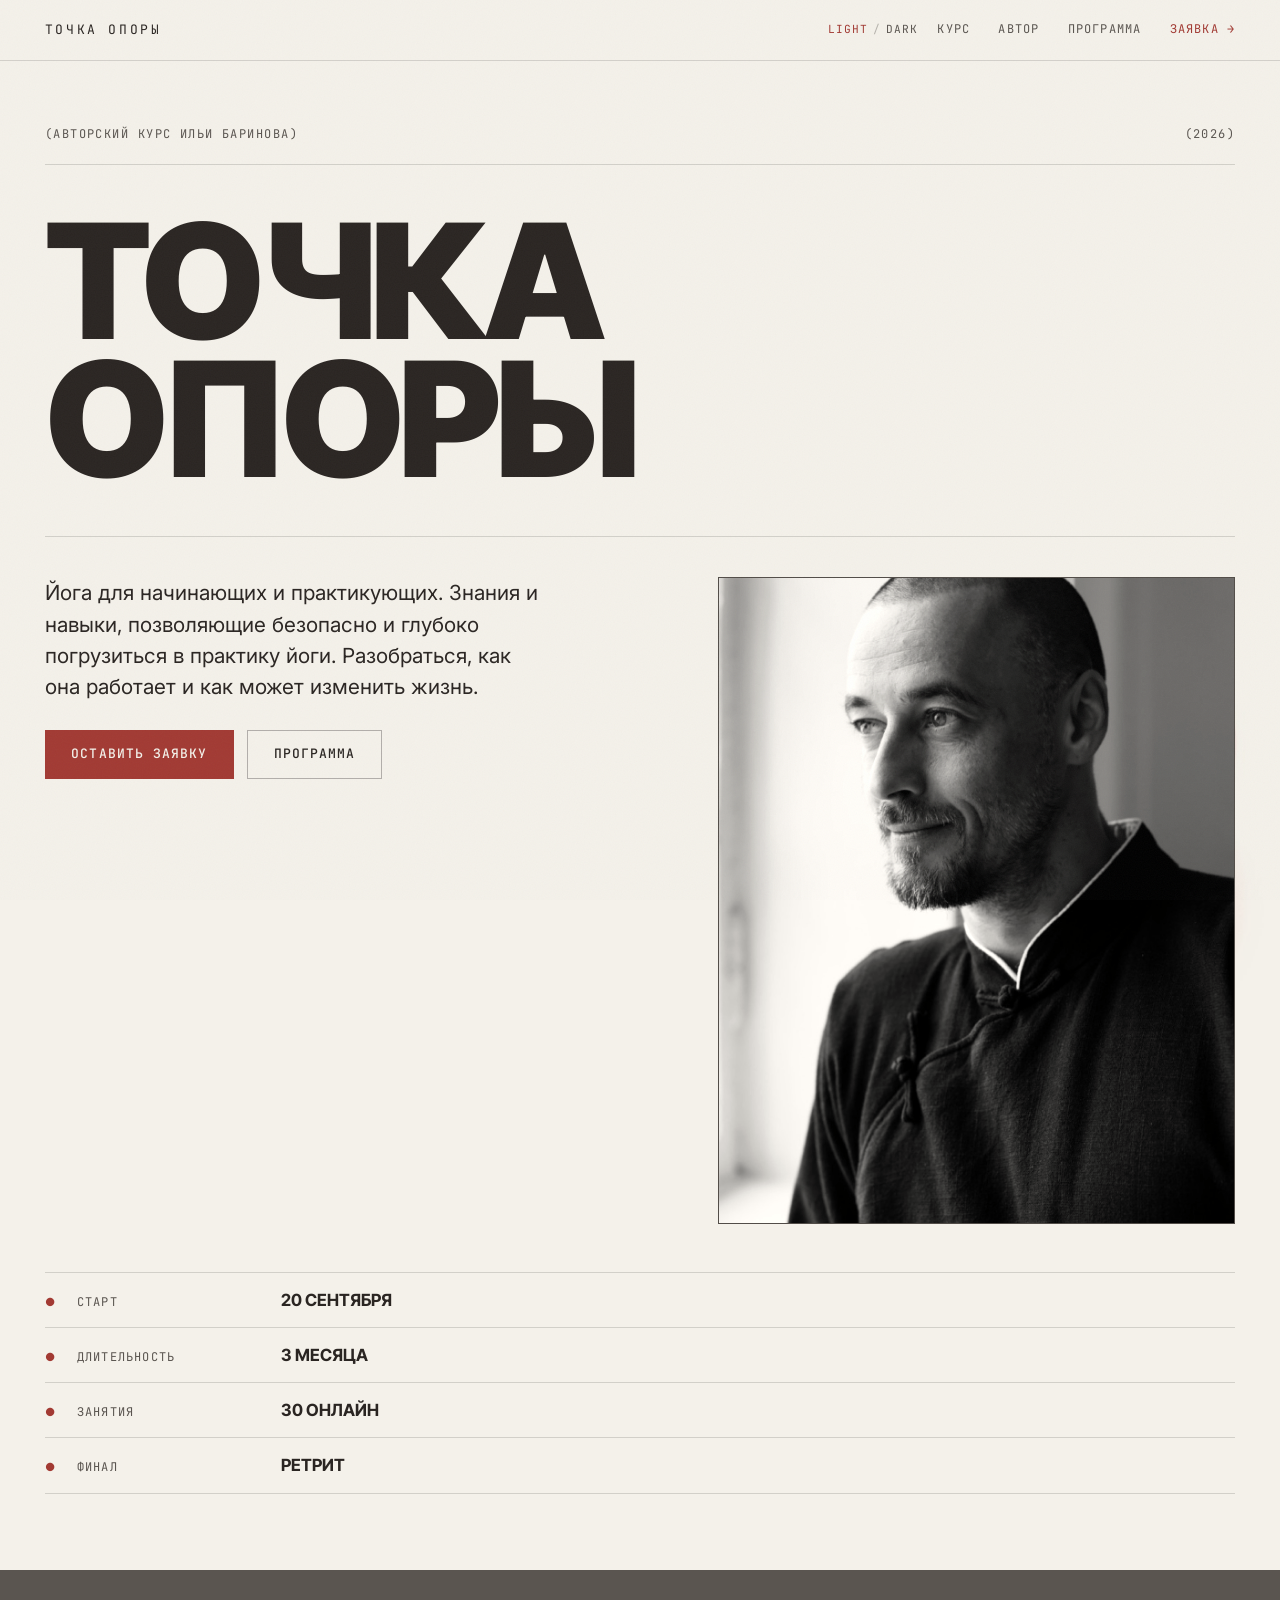
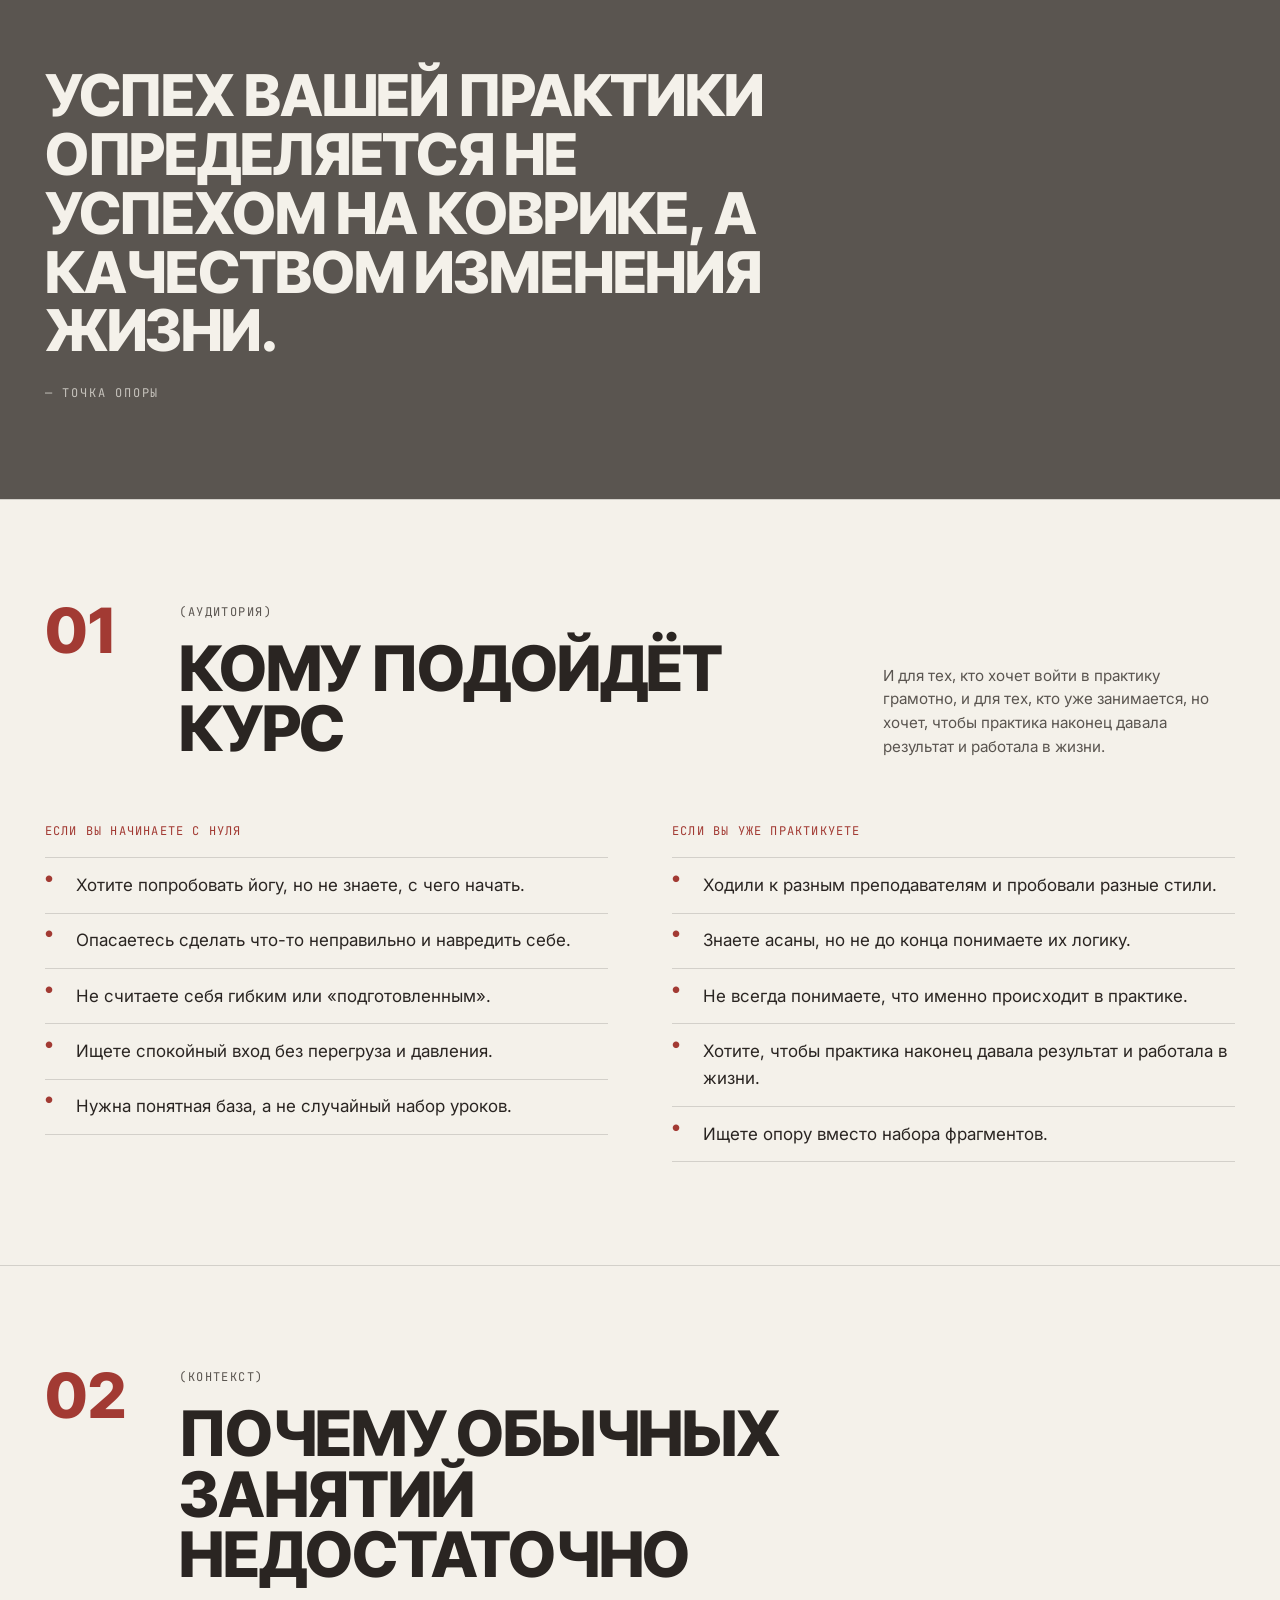
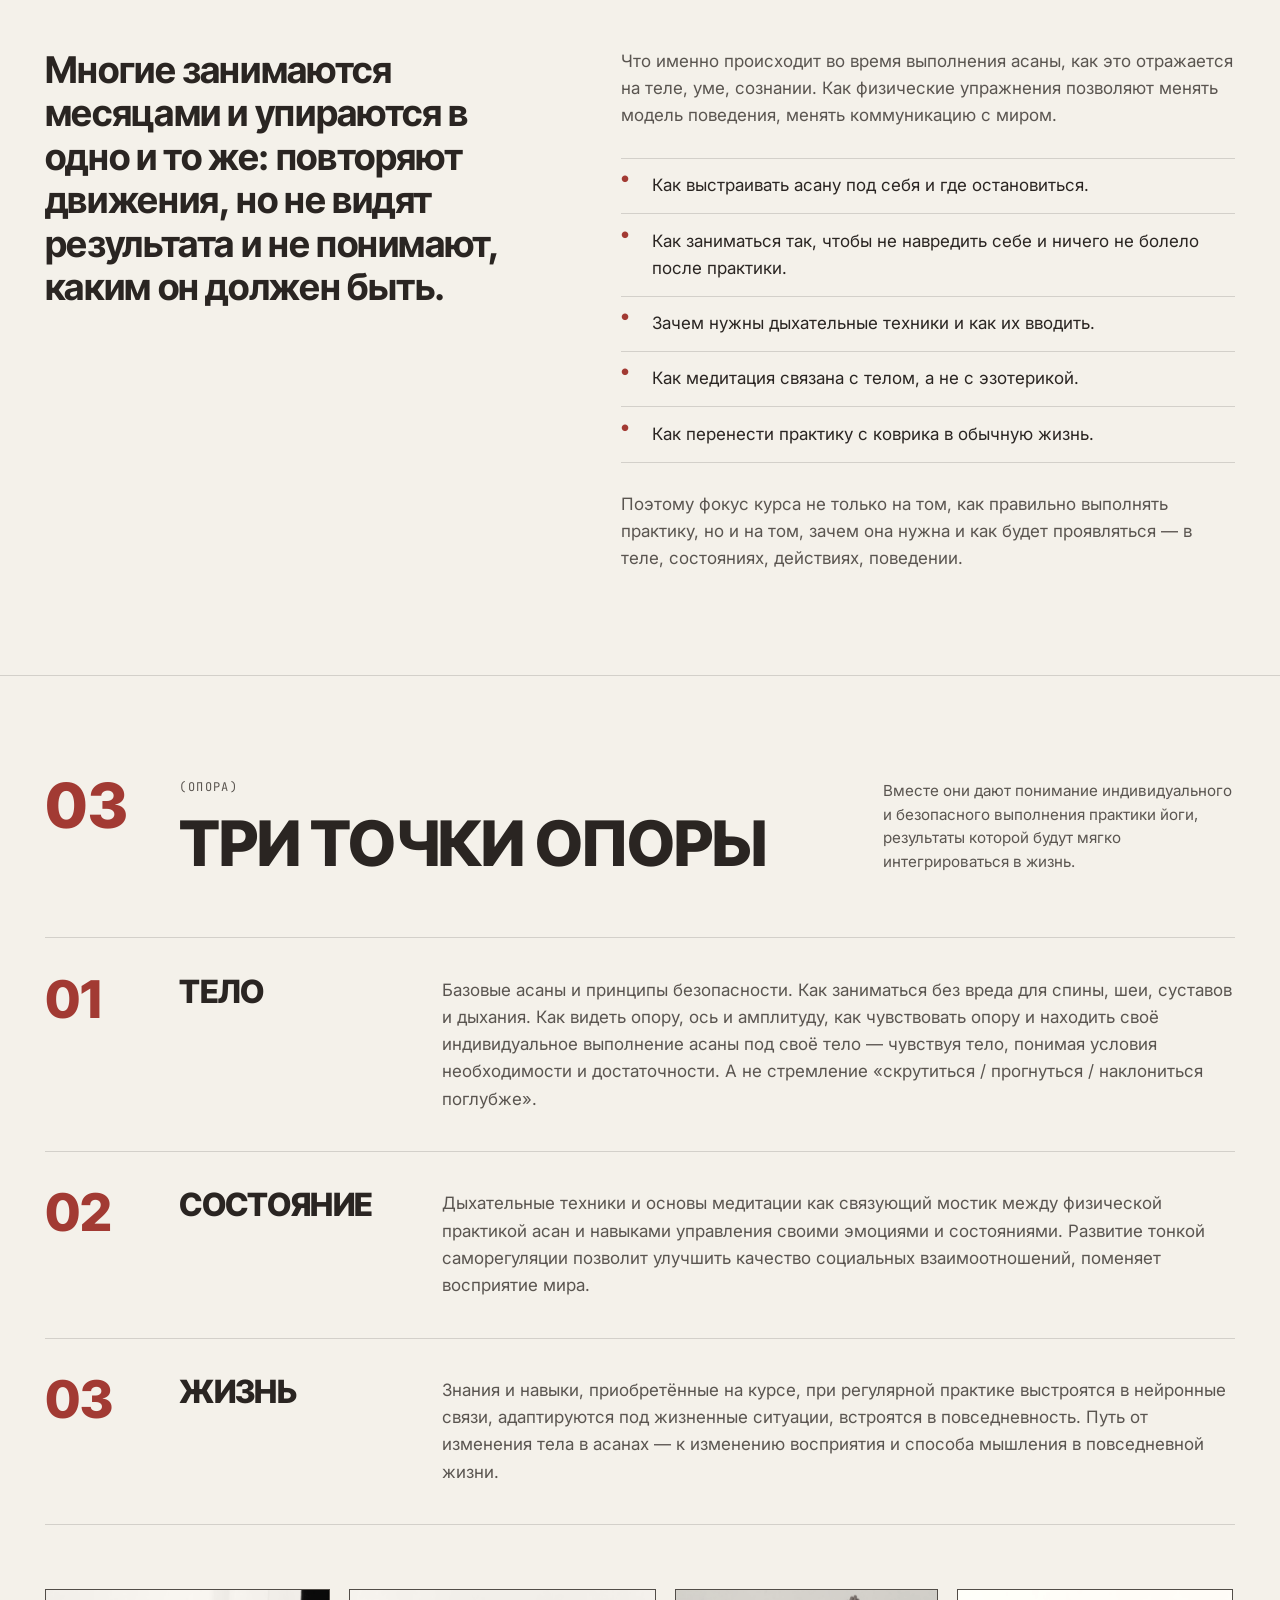
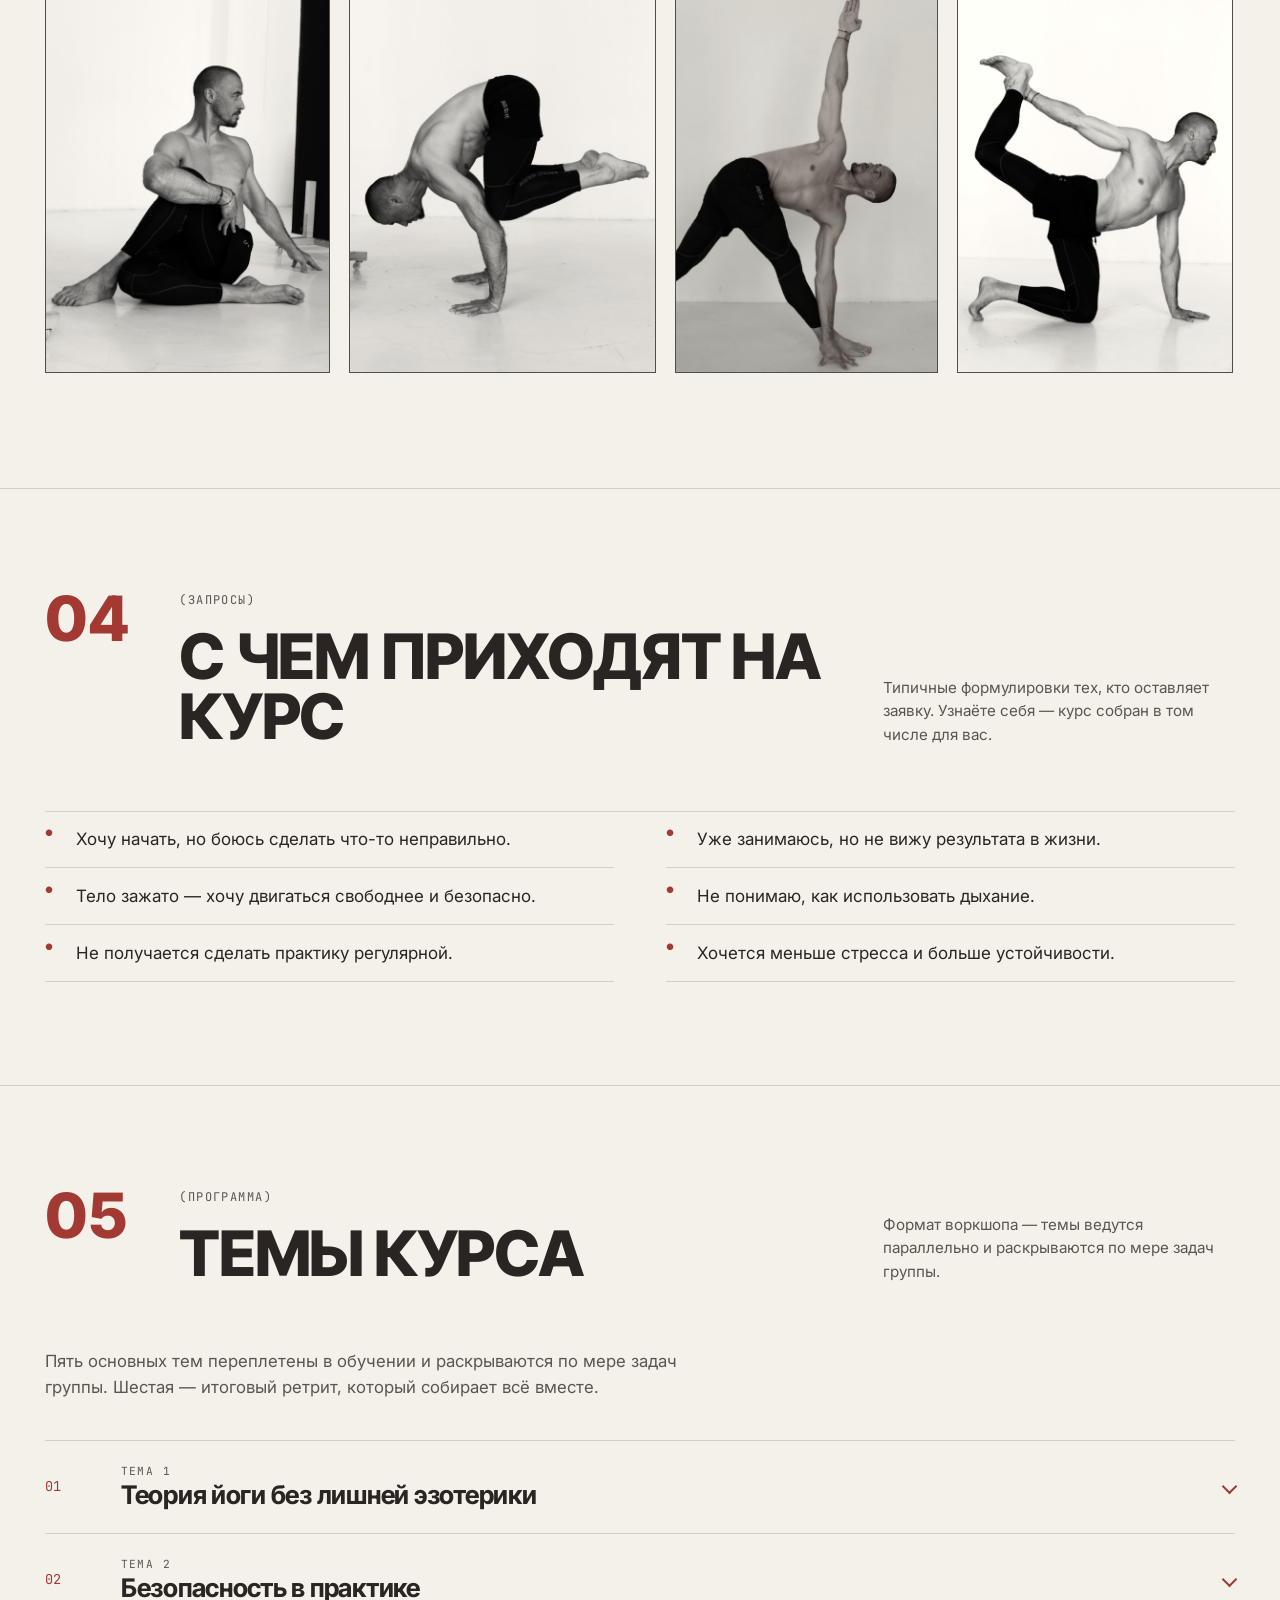
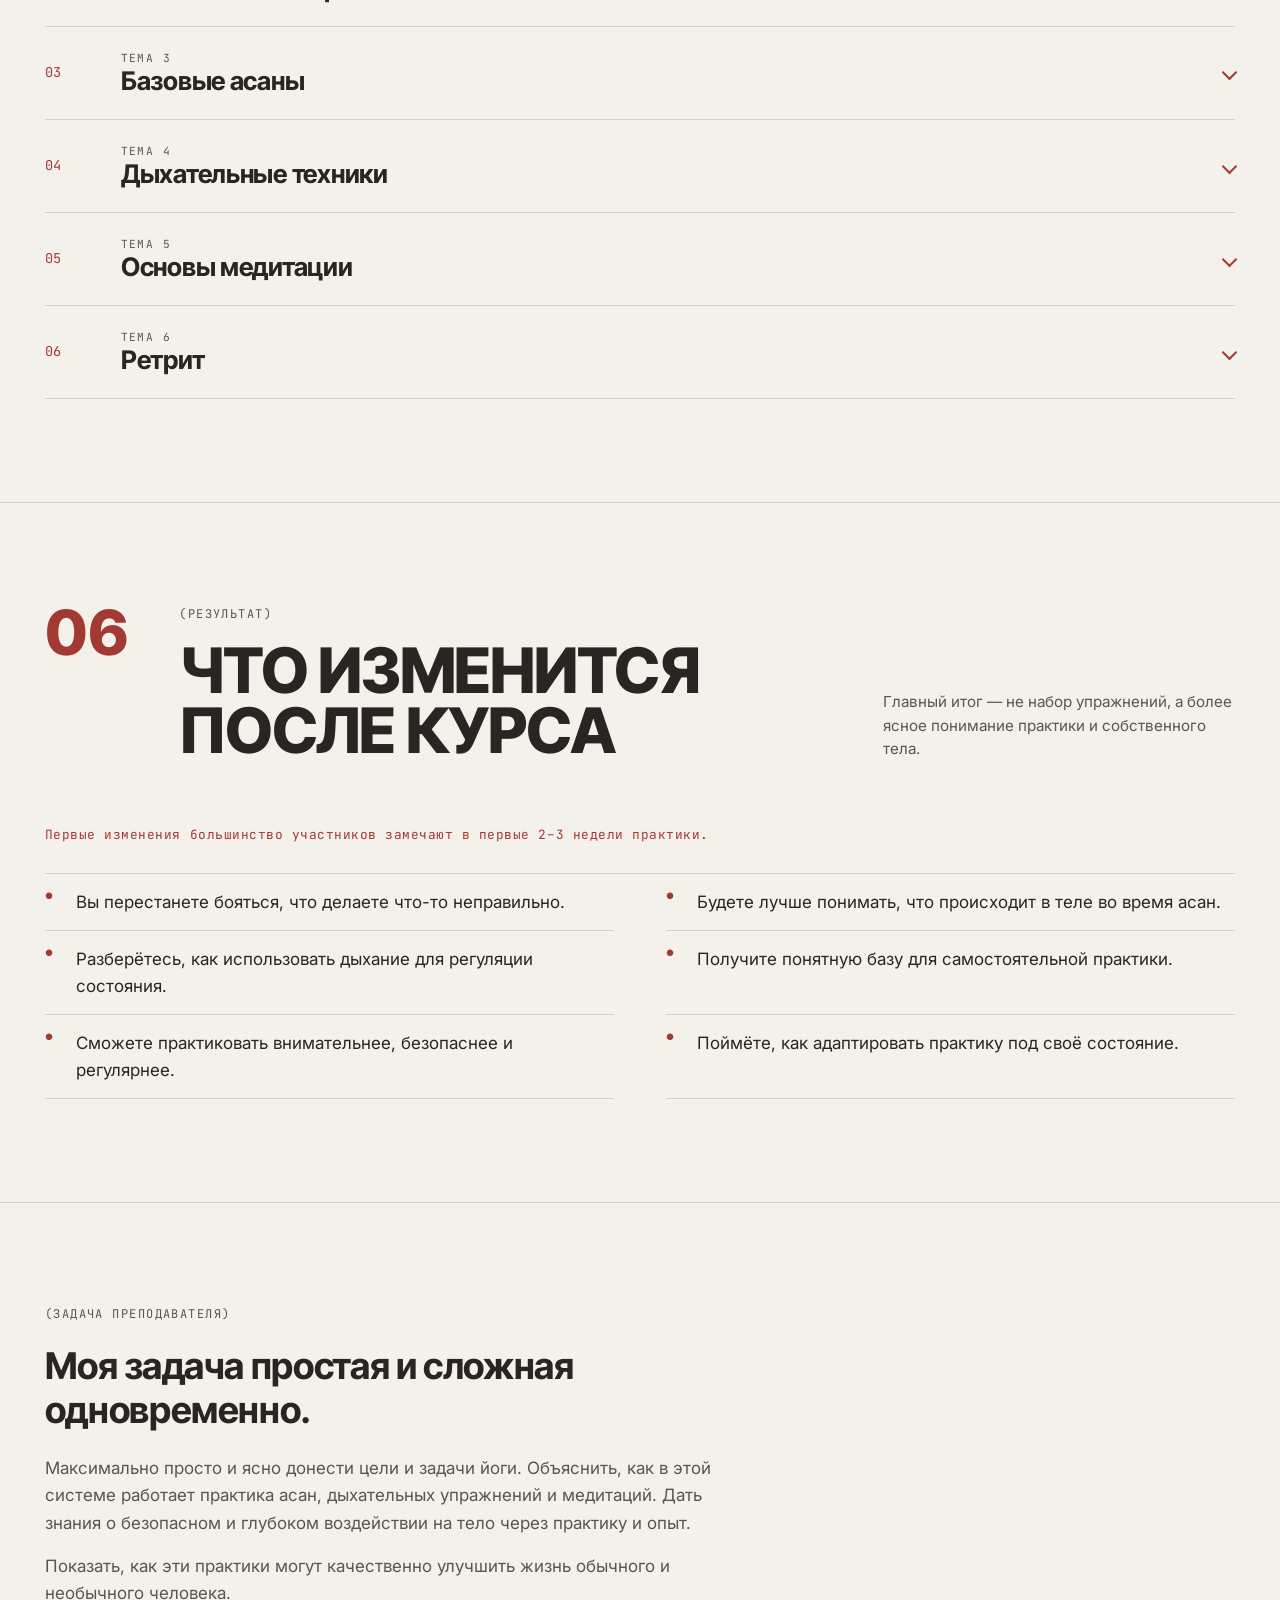
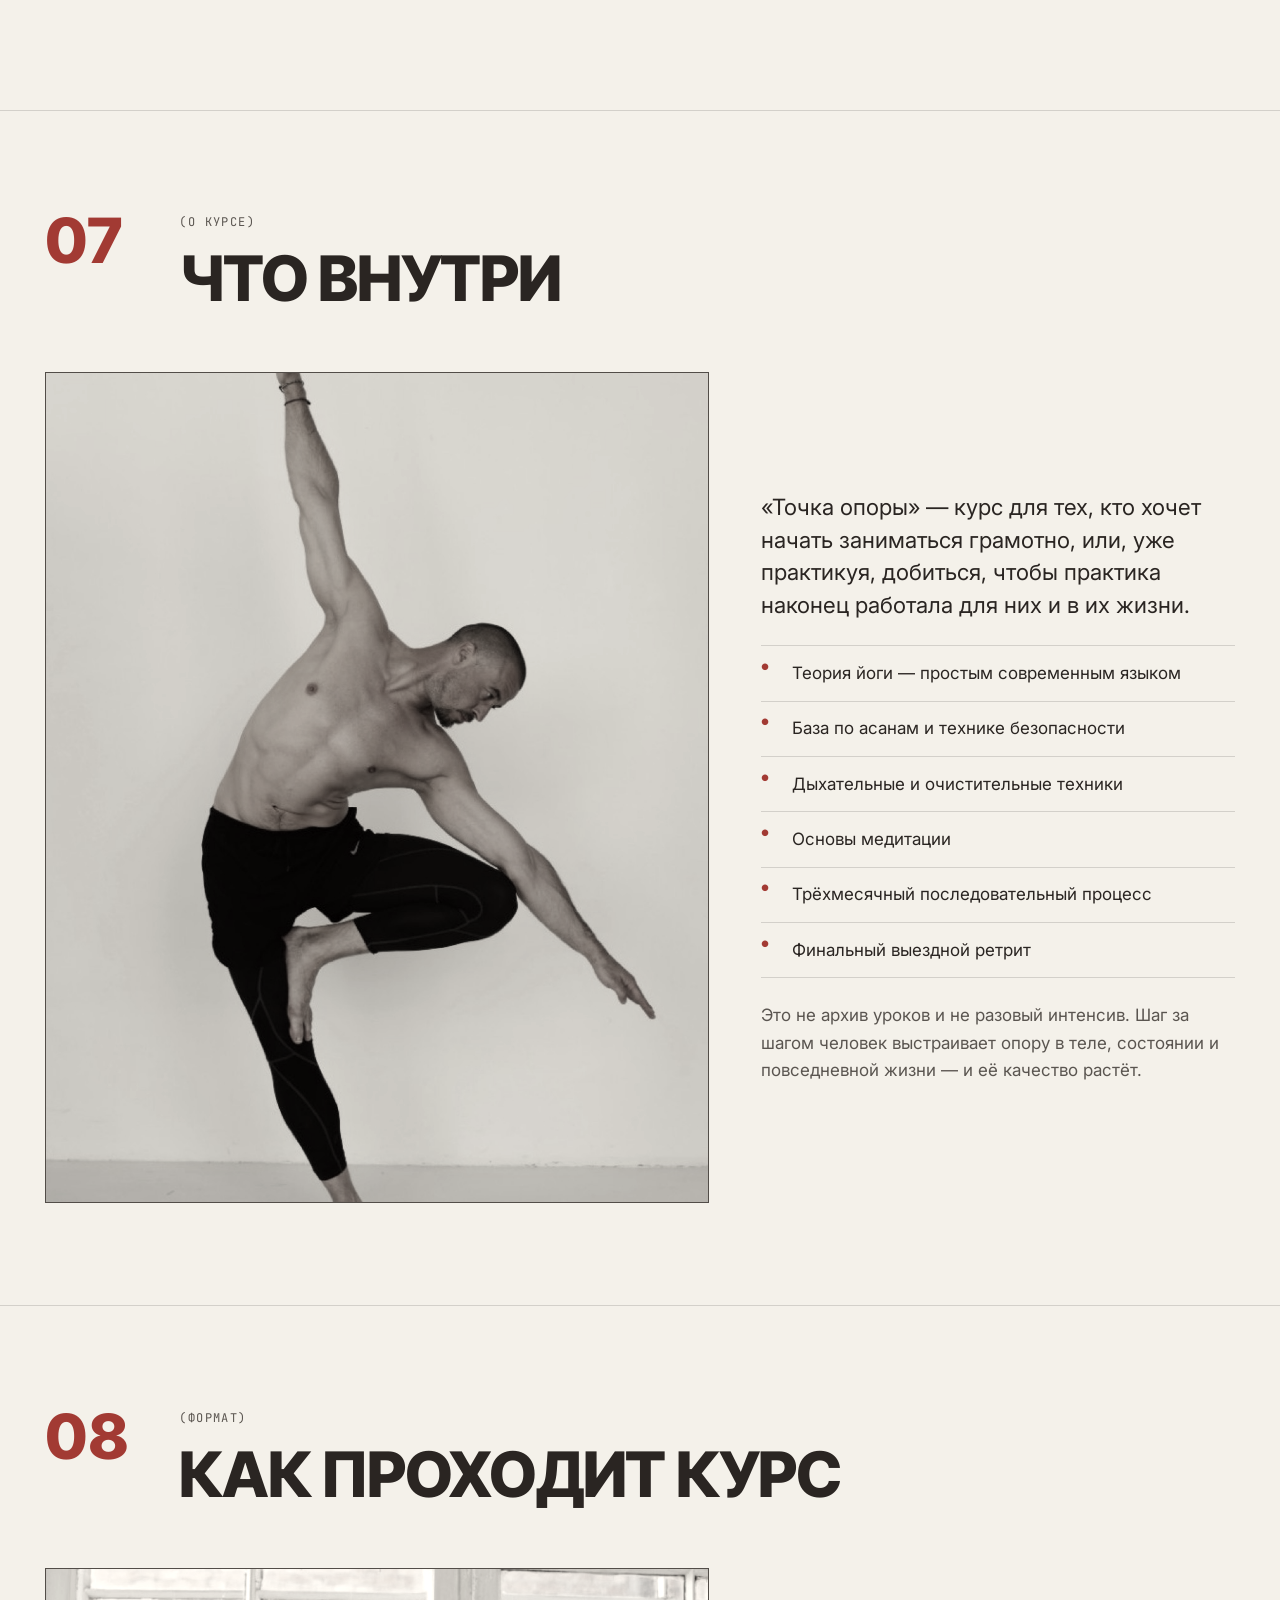
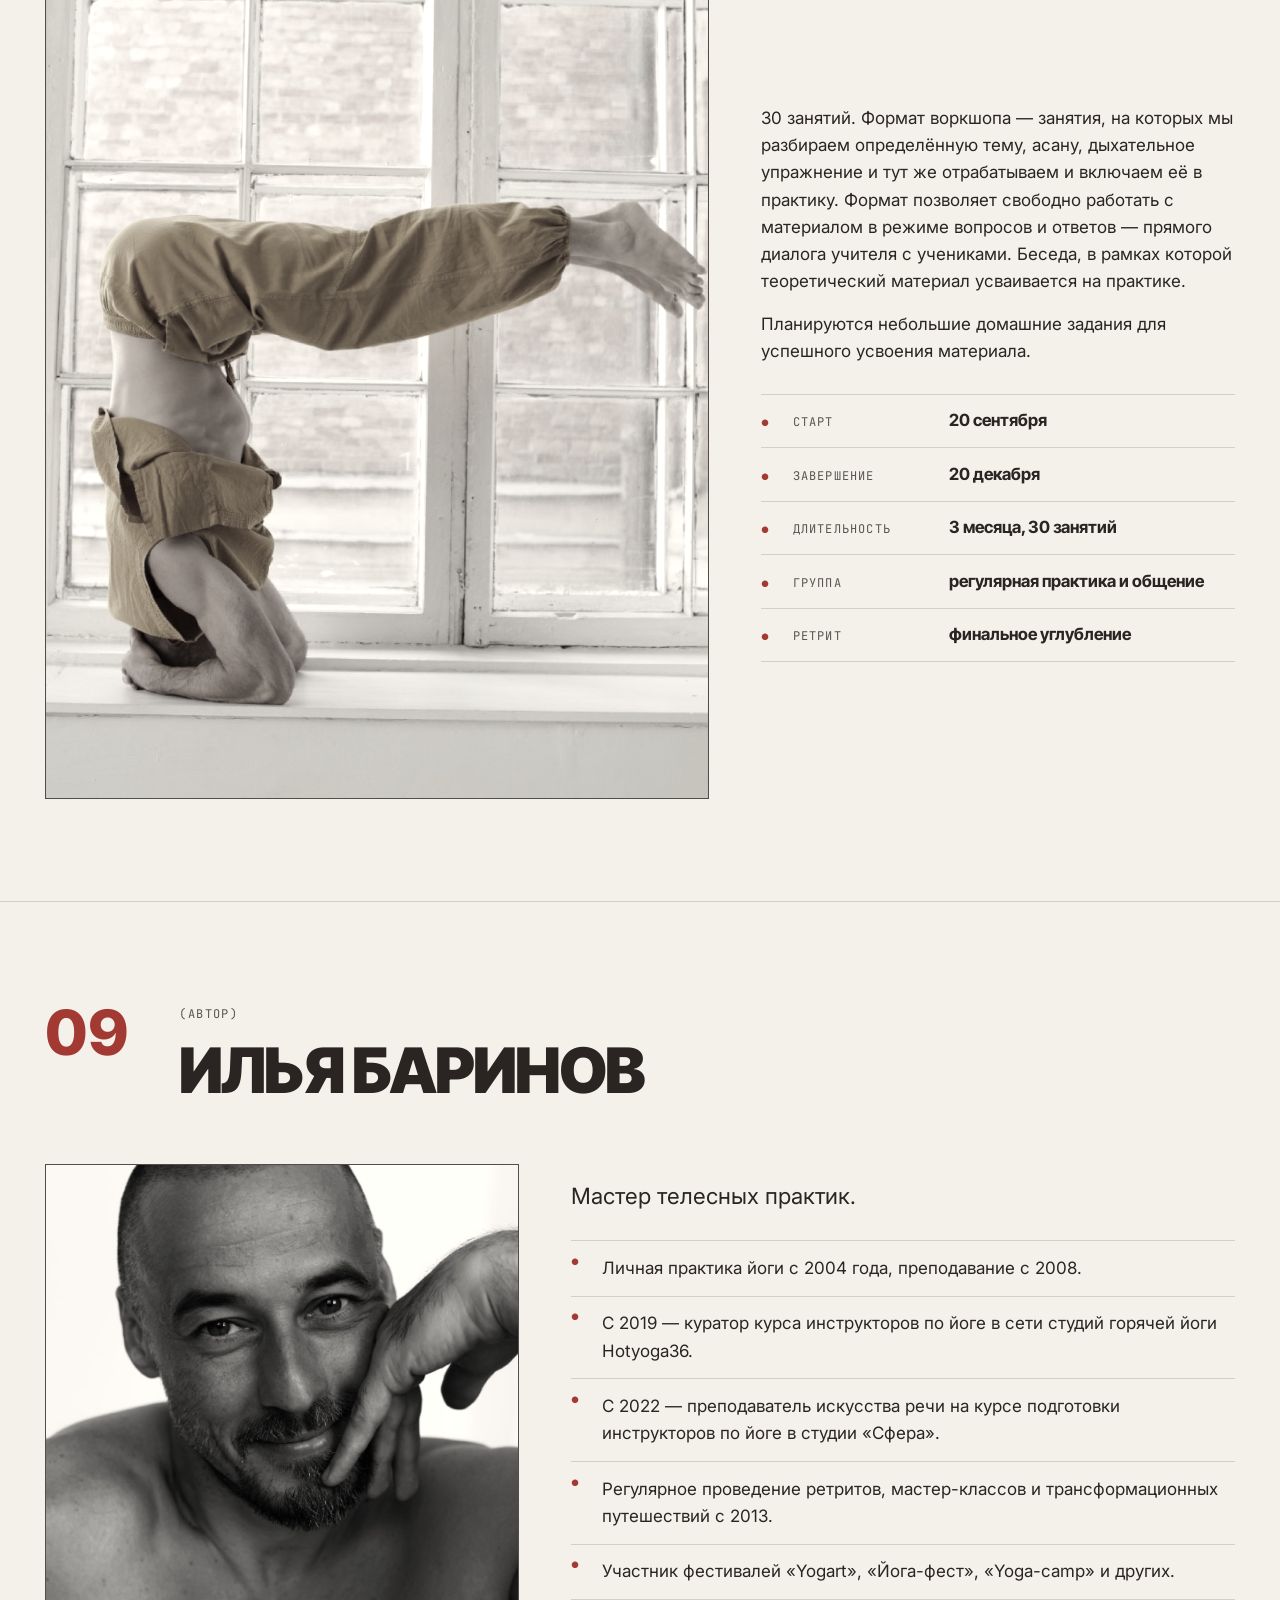
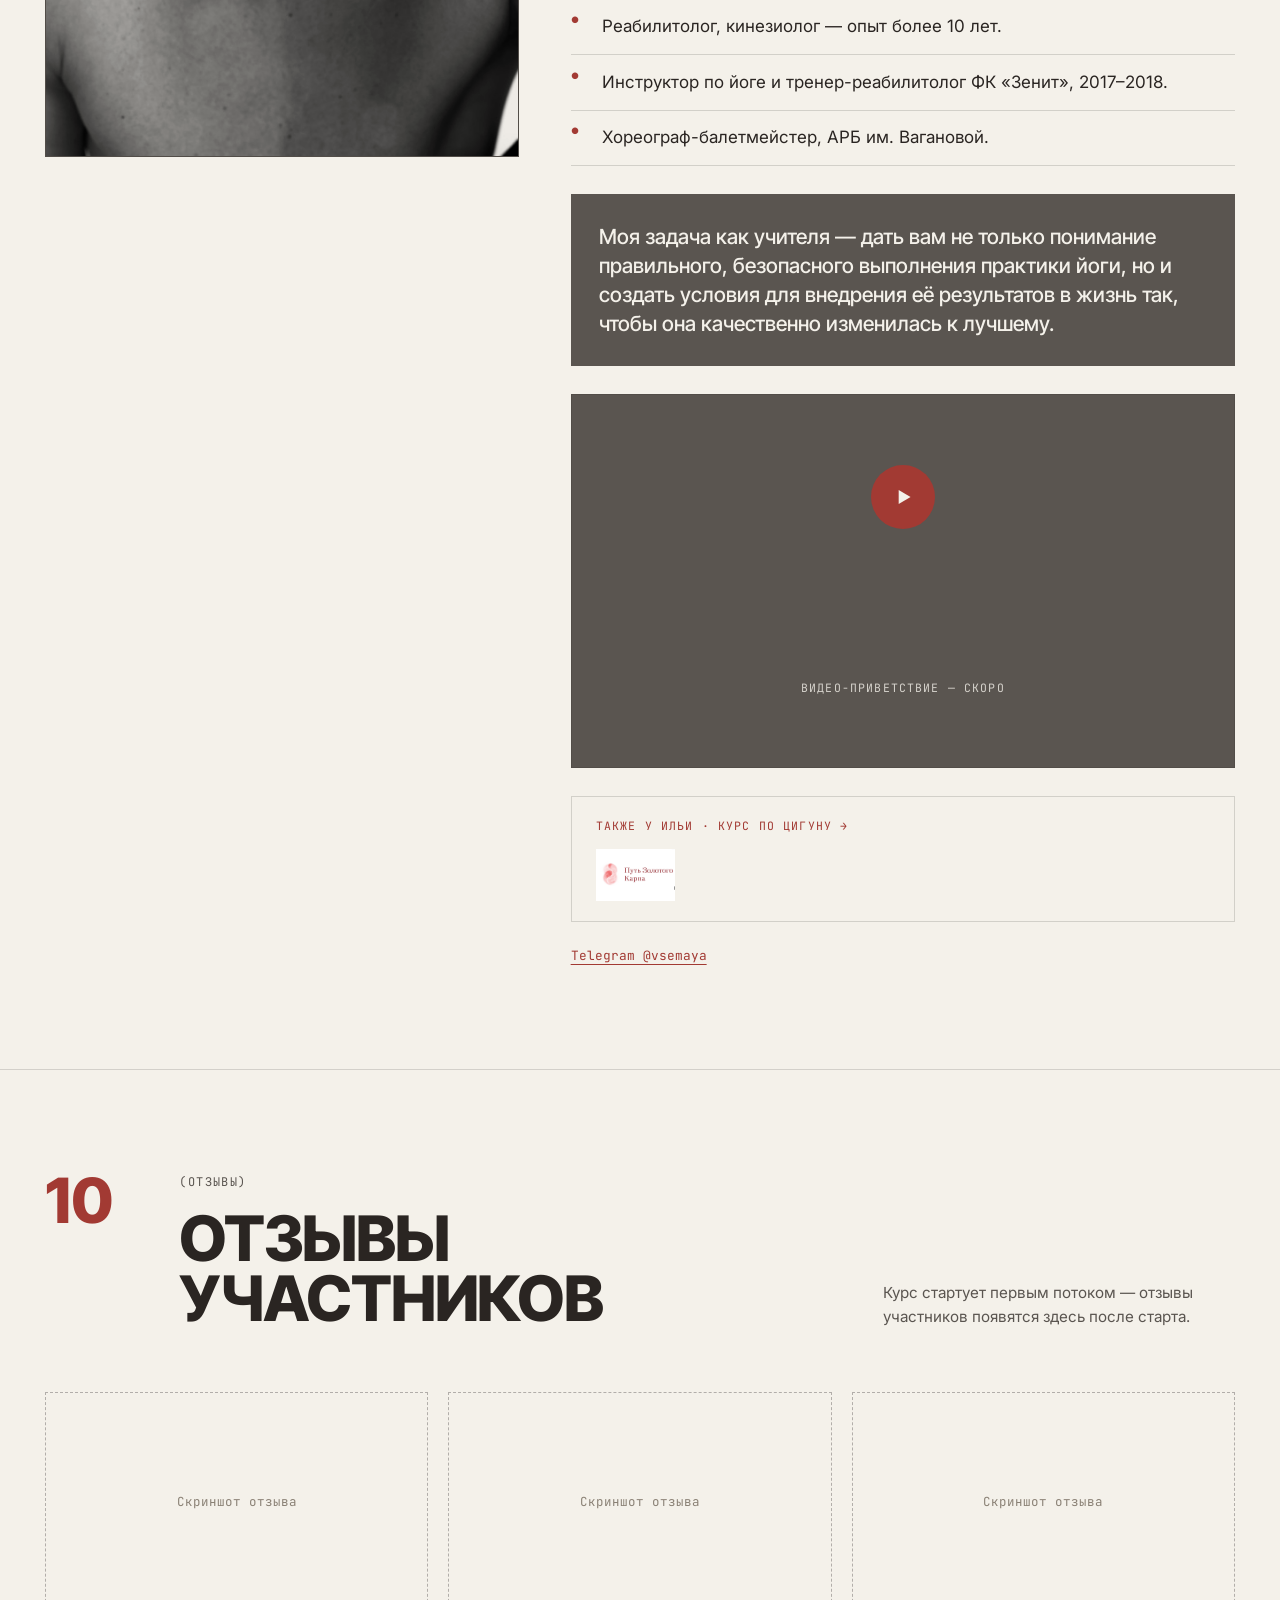
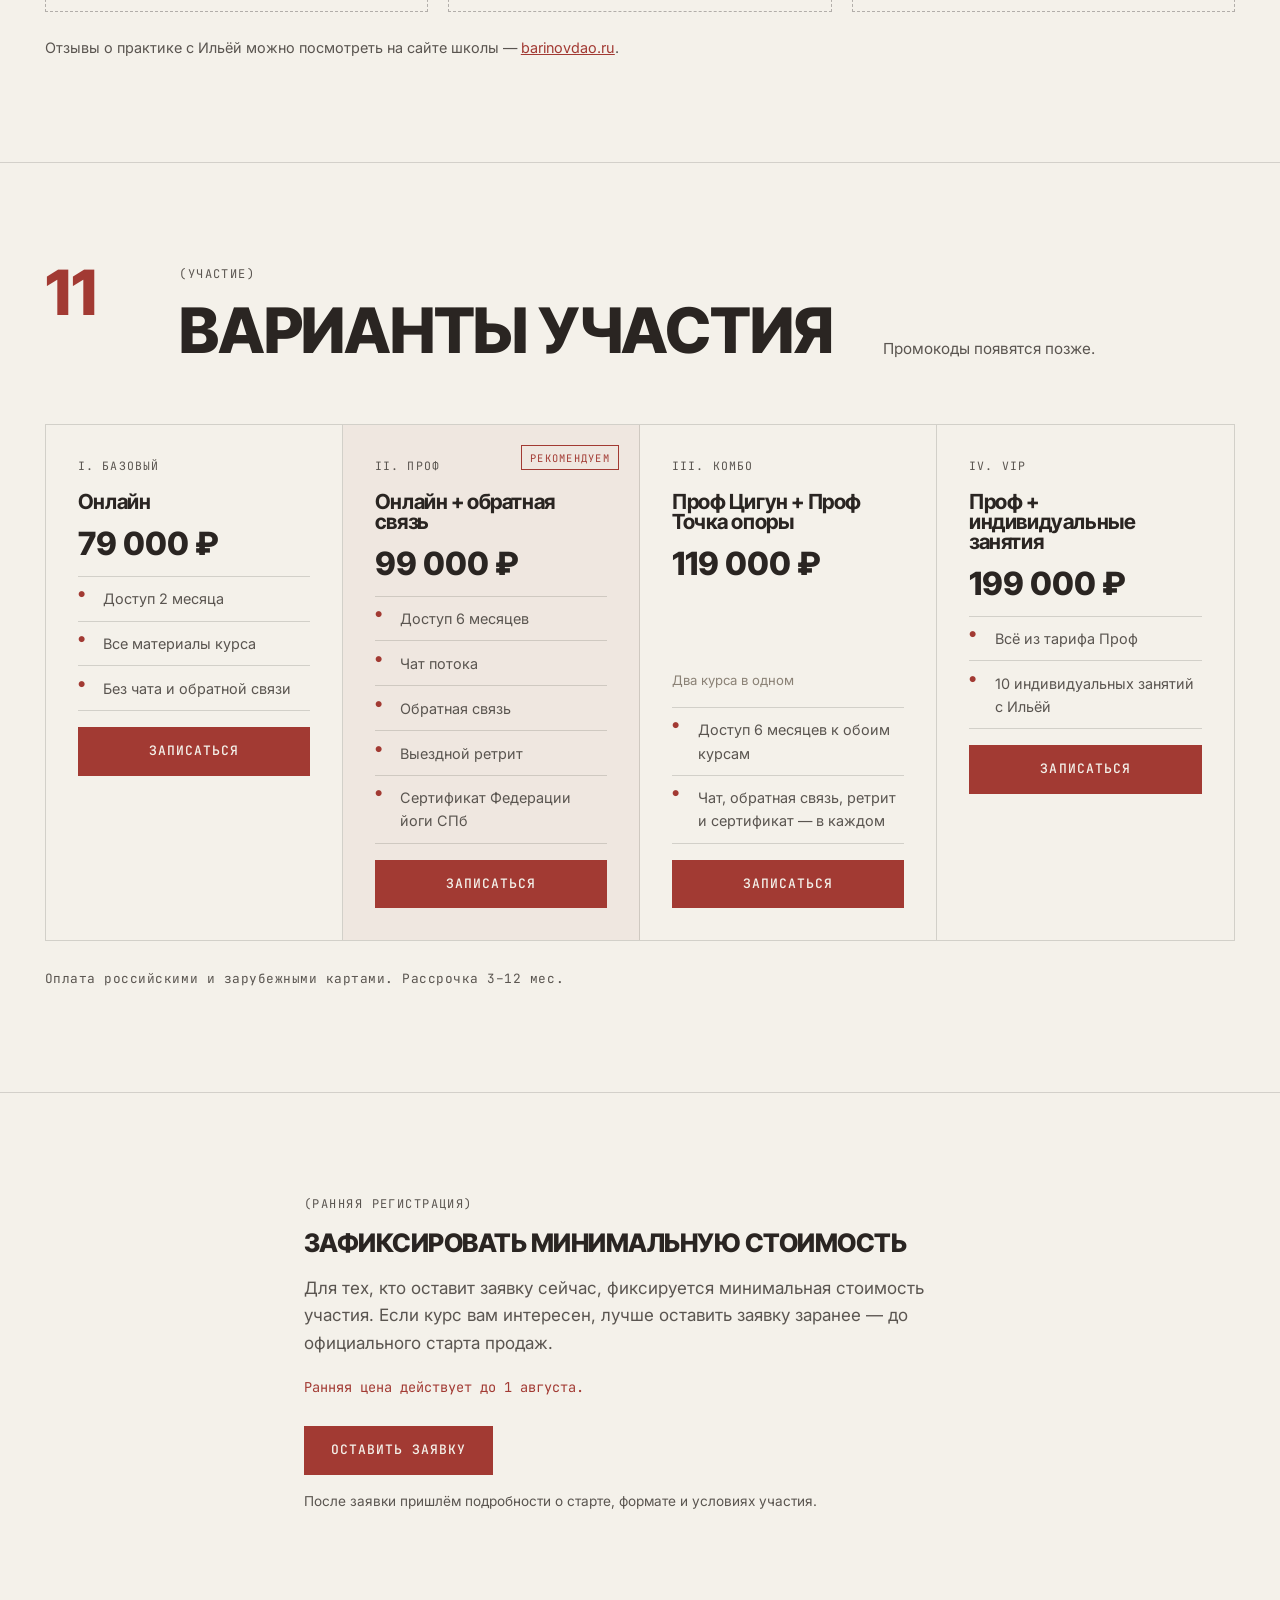
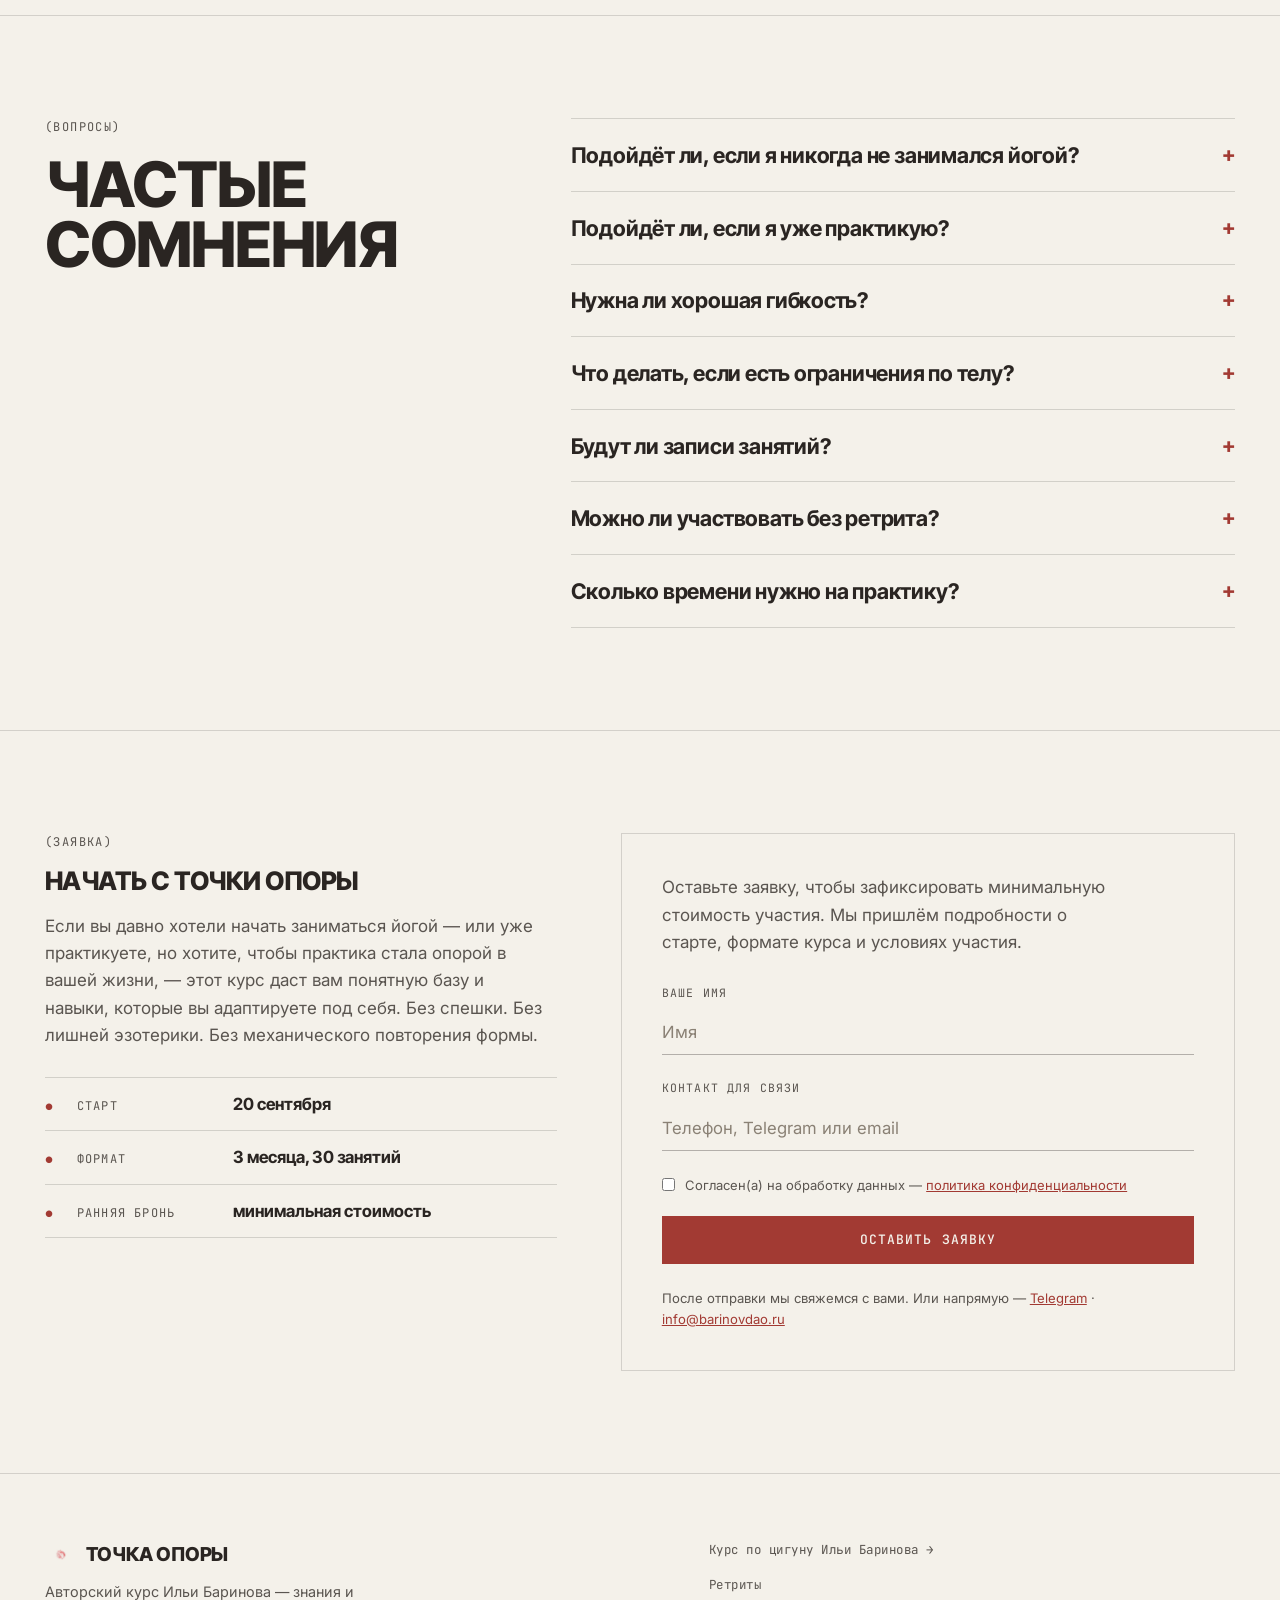
<file: barinov-yoga.html>
<!doctype html>
<html lang="ru">
<head>
  <meta charset="utf-8">
  <meta name="viewport" content="width=device-width, initial-scale=1">
  <title>Точка опоры — перенаправление</title>
  <meta http-equiv="refresh" content="0; url=tochka-opory.html">
  <link rel="canonical" href="https://utromaya-code.github.io/barinov-courses-landing/tochka-opory.html">
  <script>location.replace("tochka-opory.html");</script>
</head>
<body>
  <p>Курс «Точка опоры» — <a href="tochka-opory.html">перейти на лендинг</a>.</p>
</body>
</html>
</file>
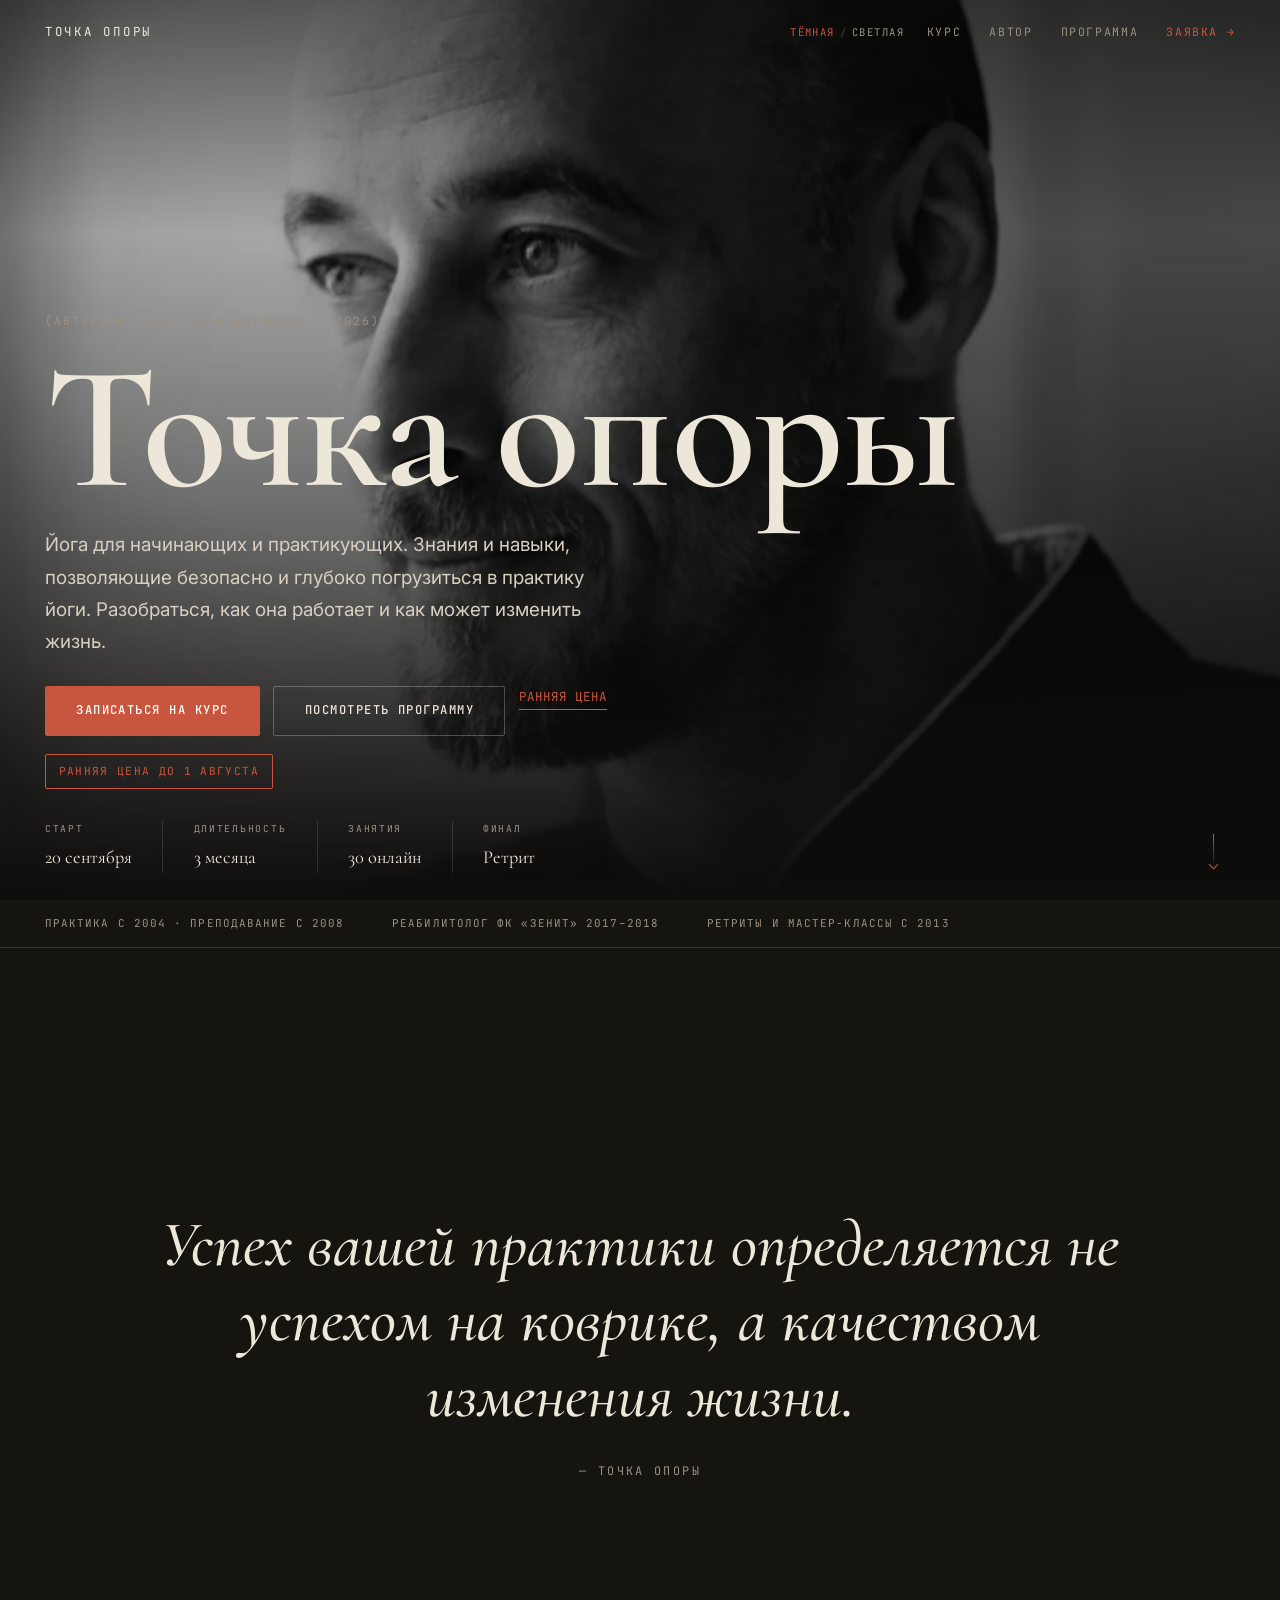
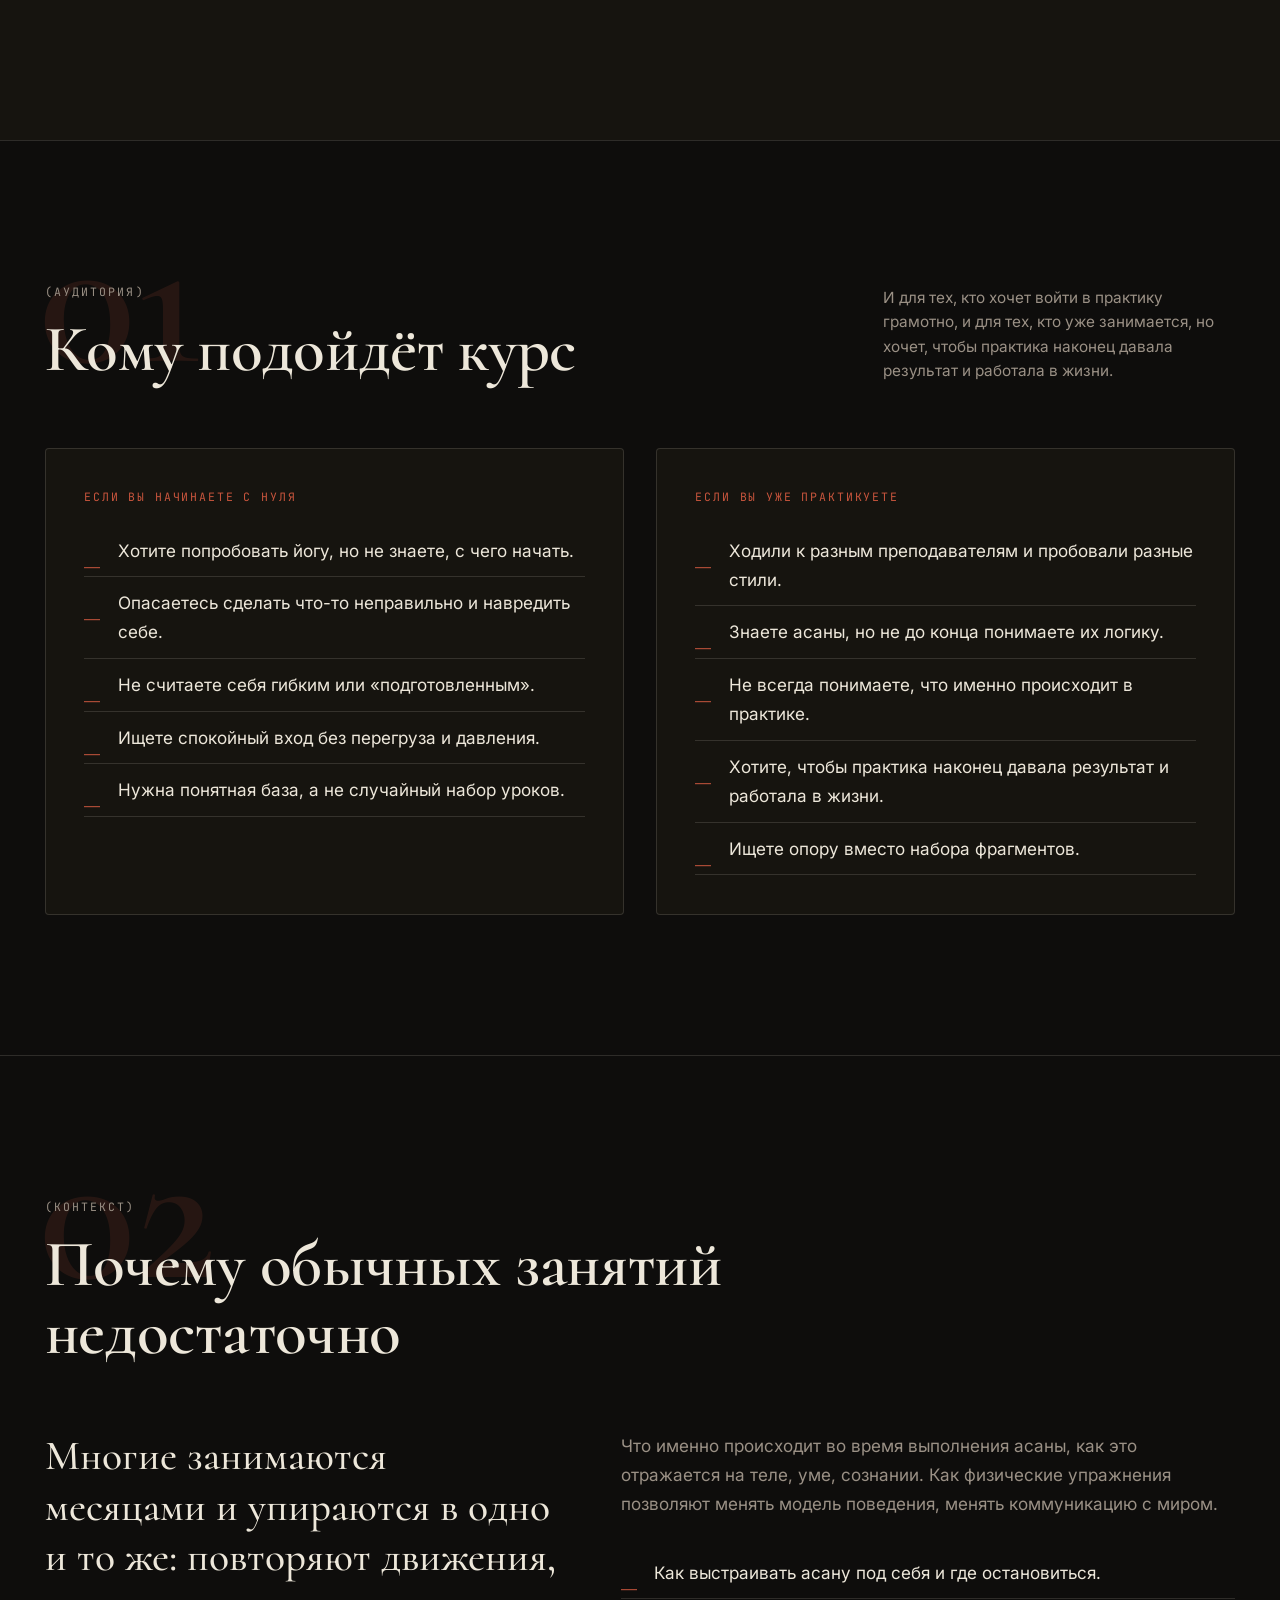
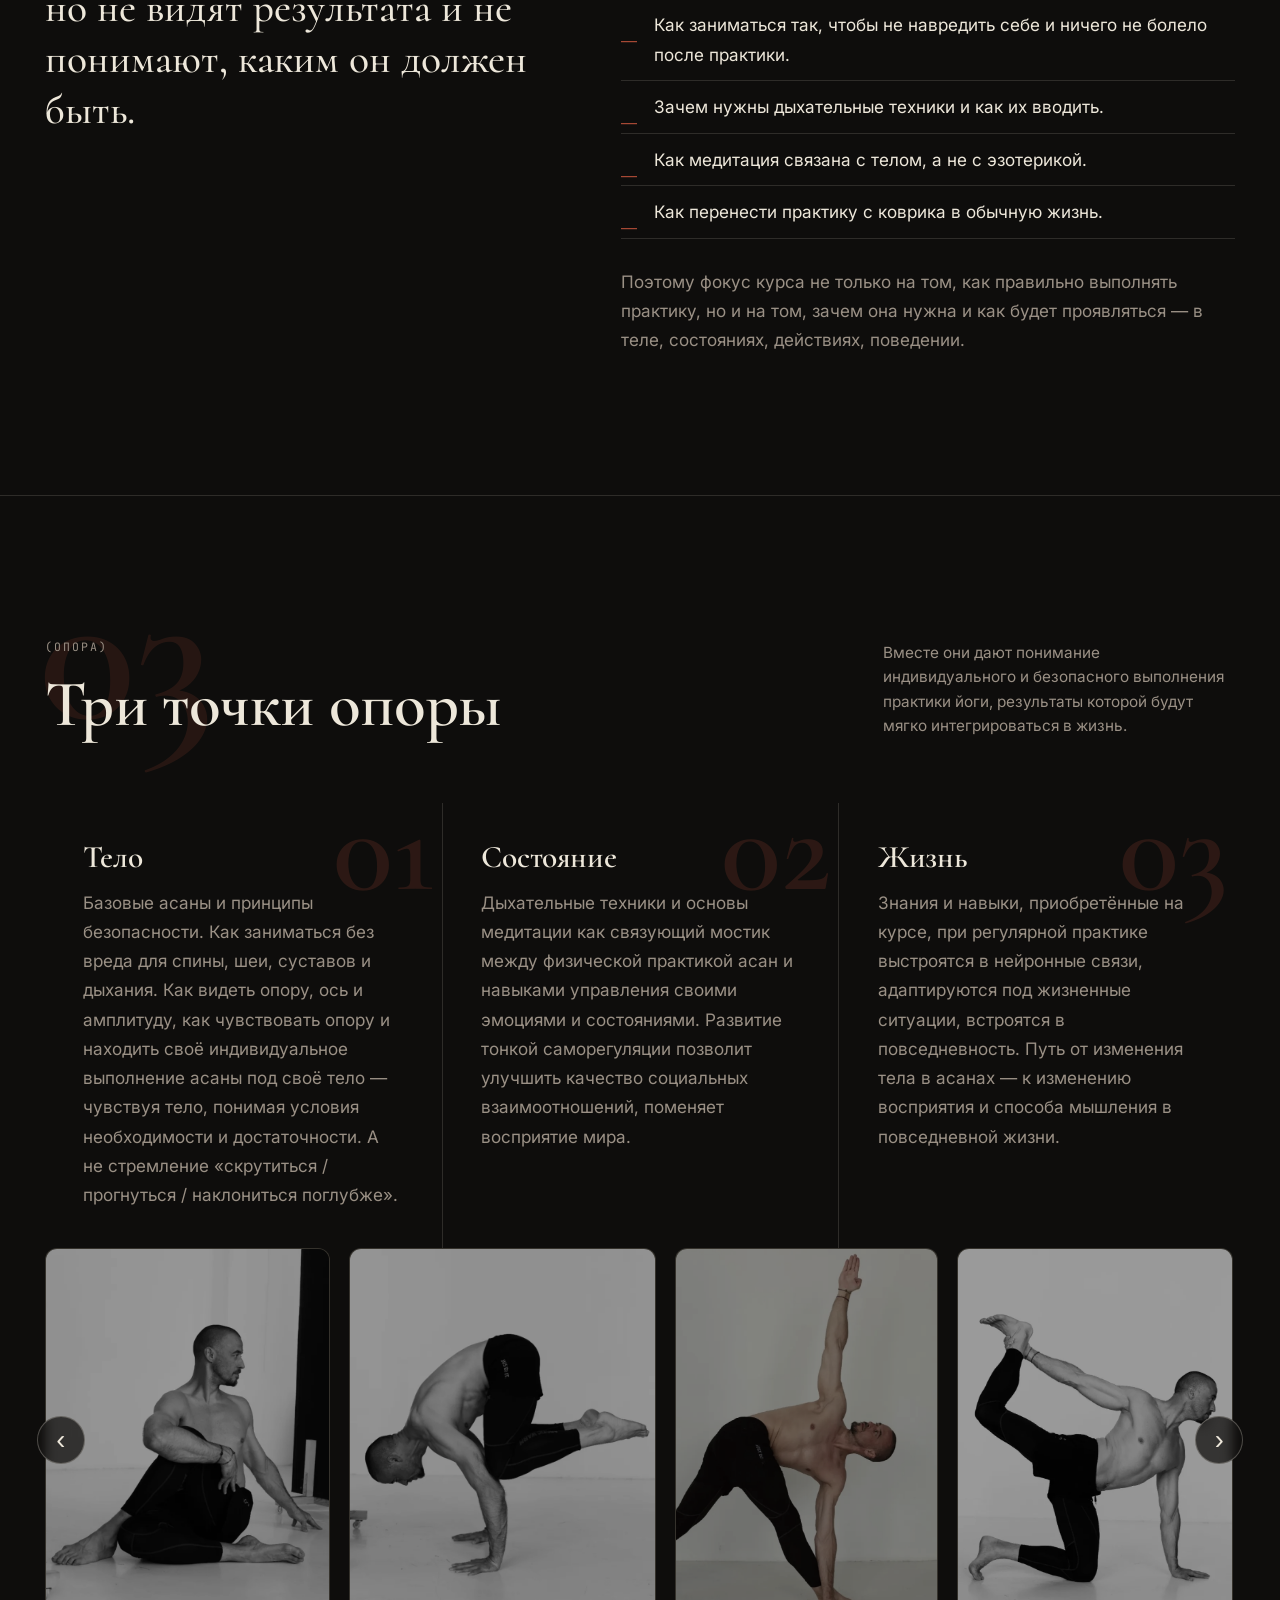
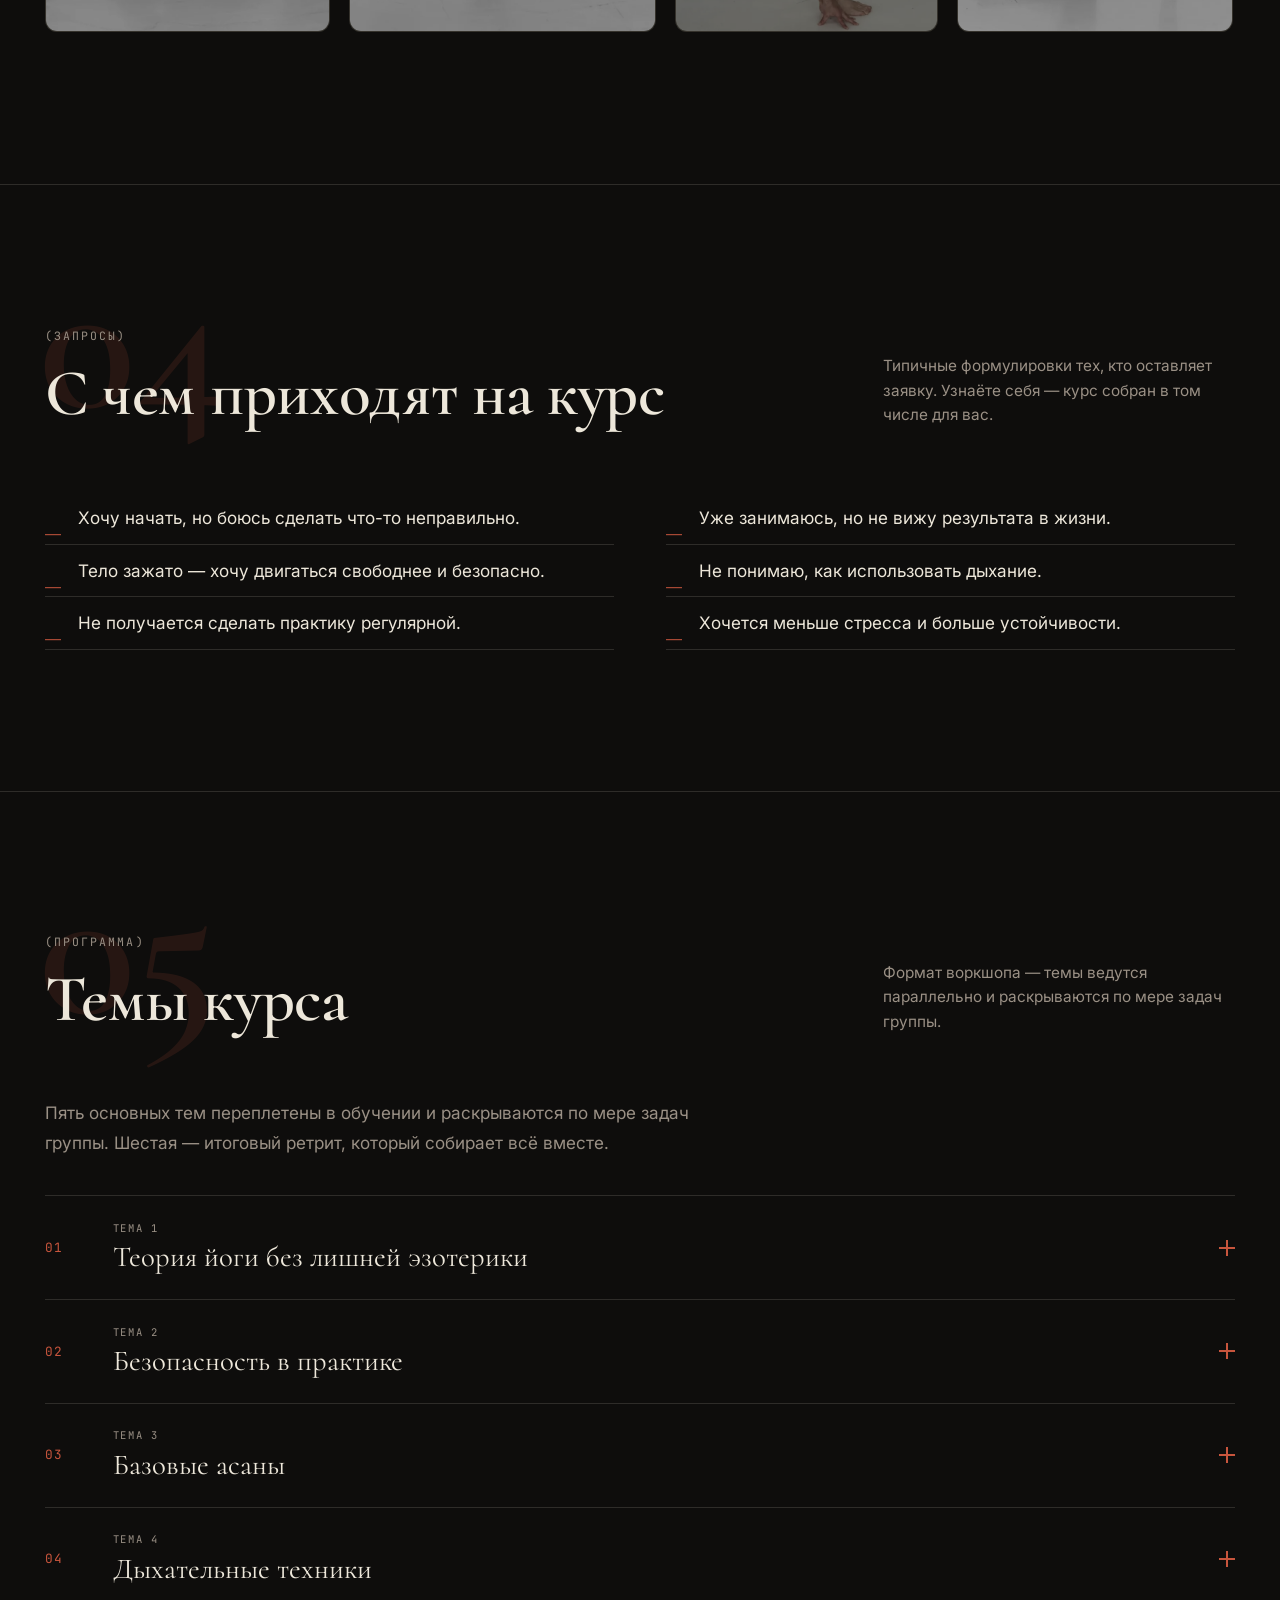
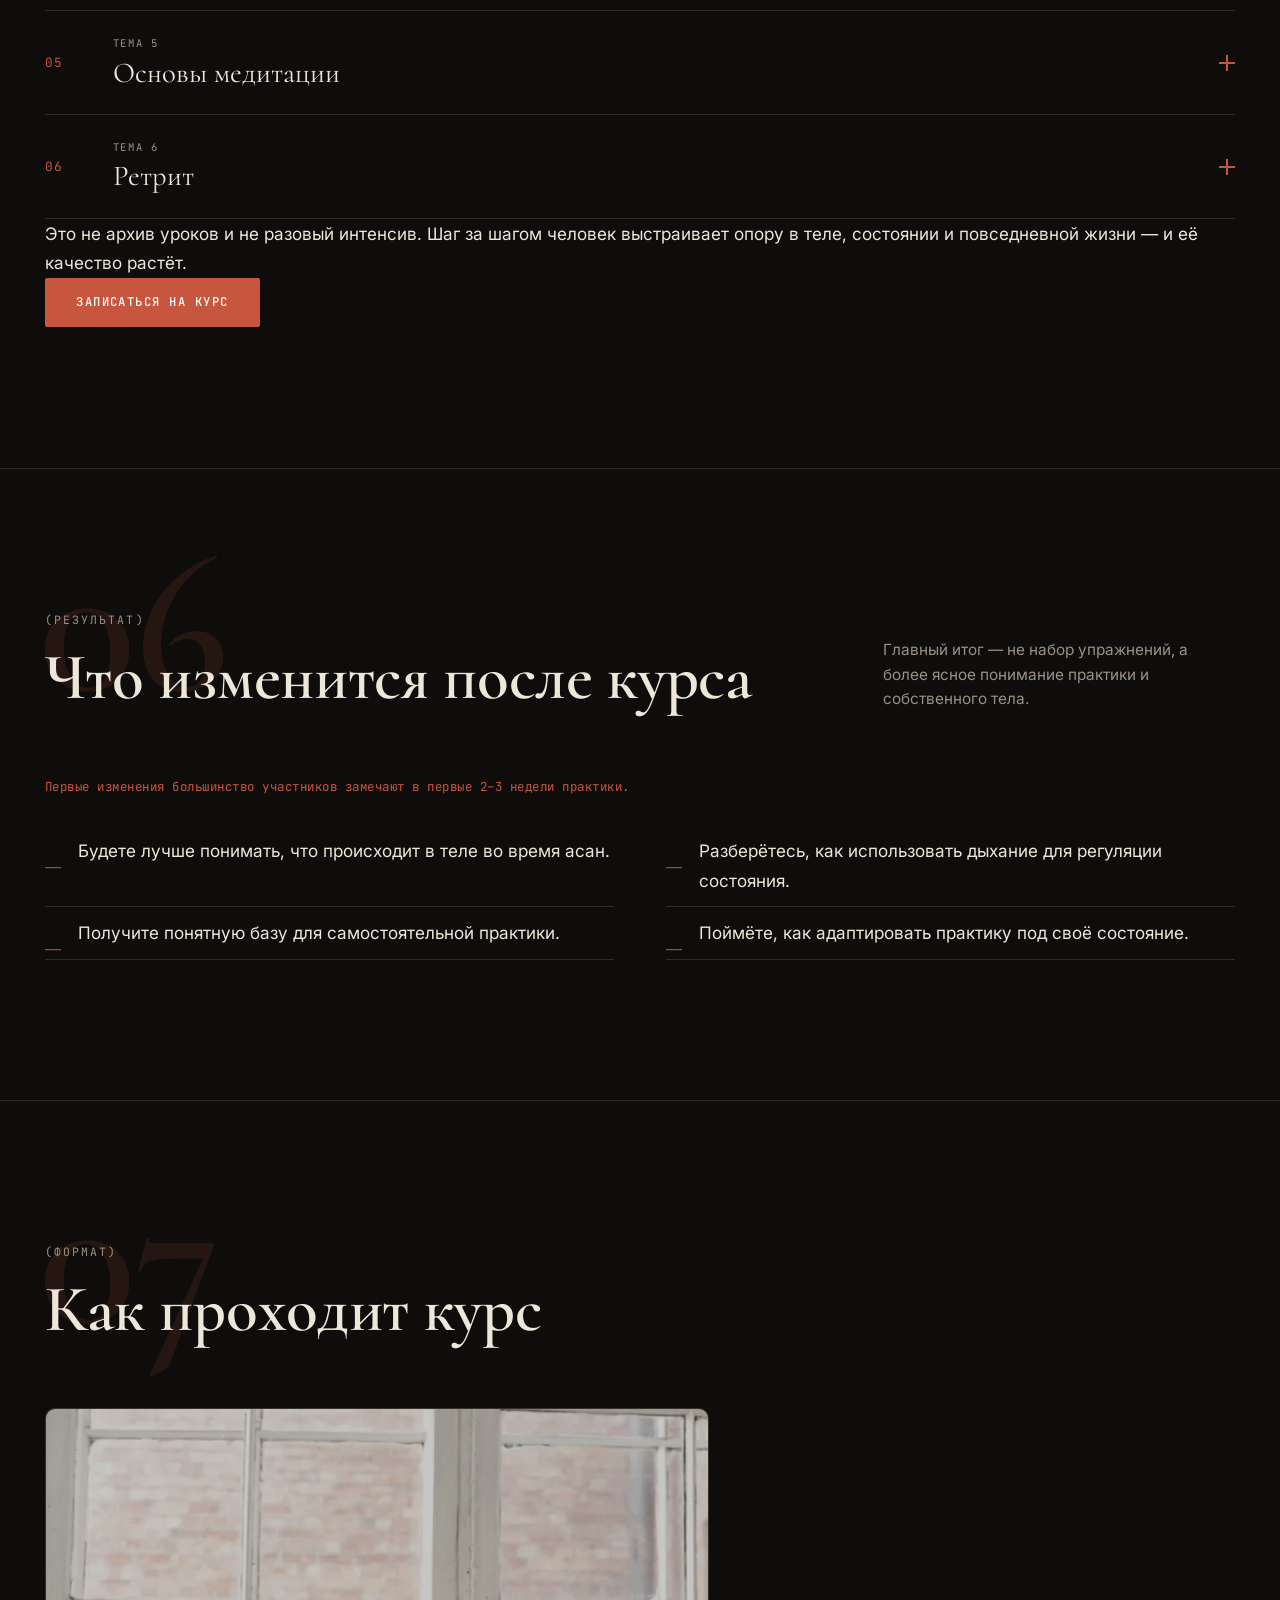
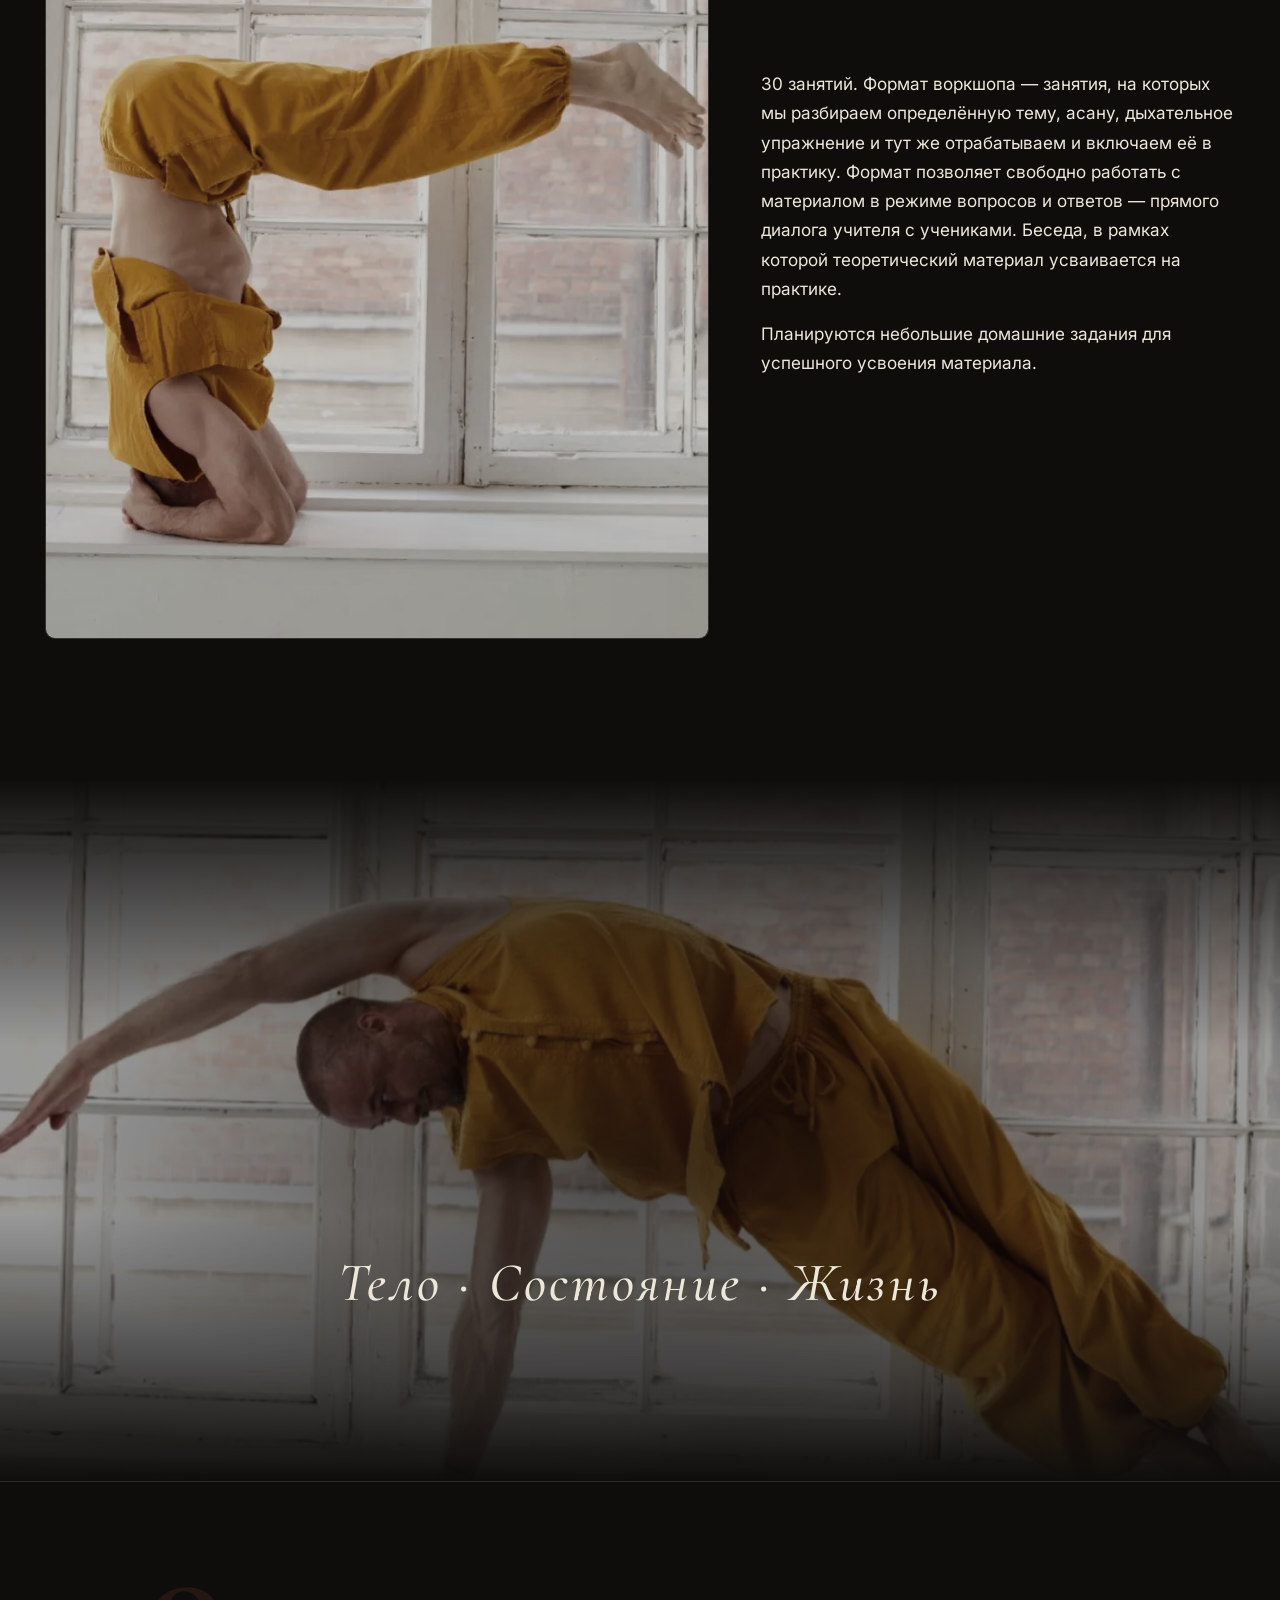
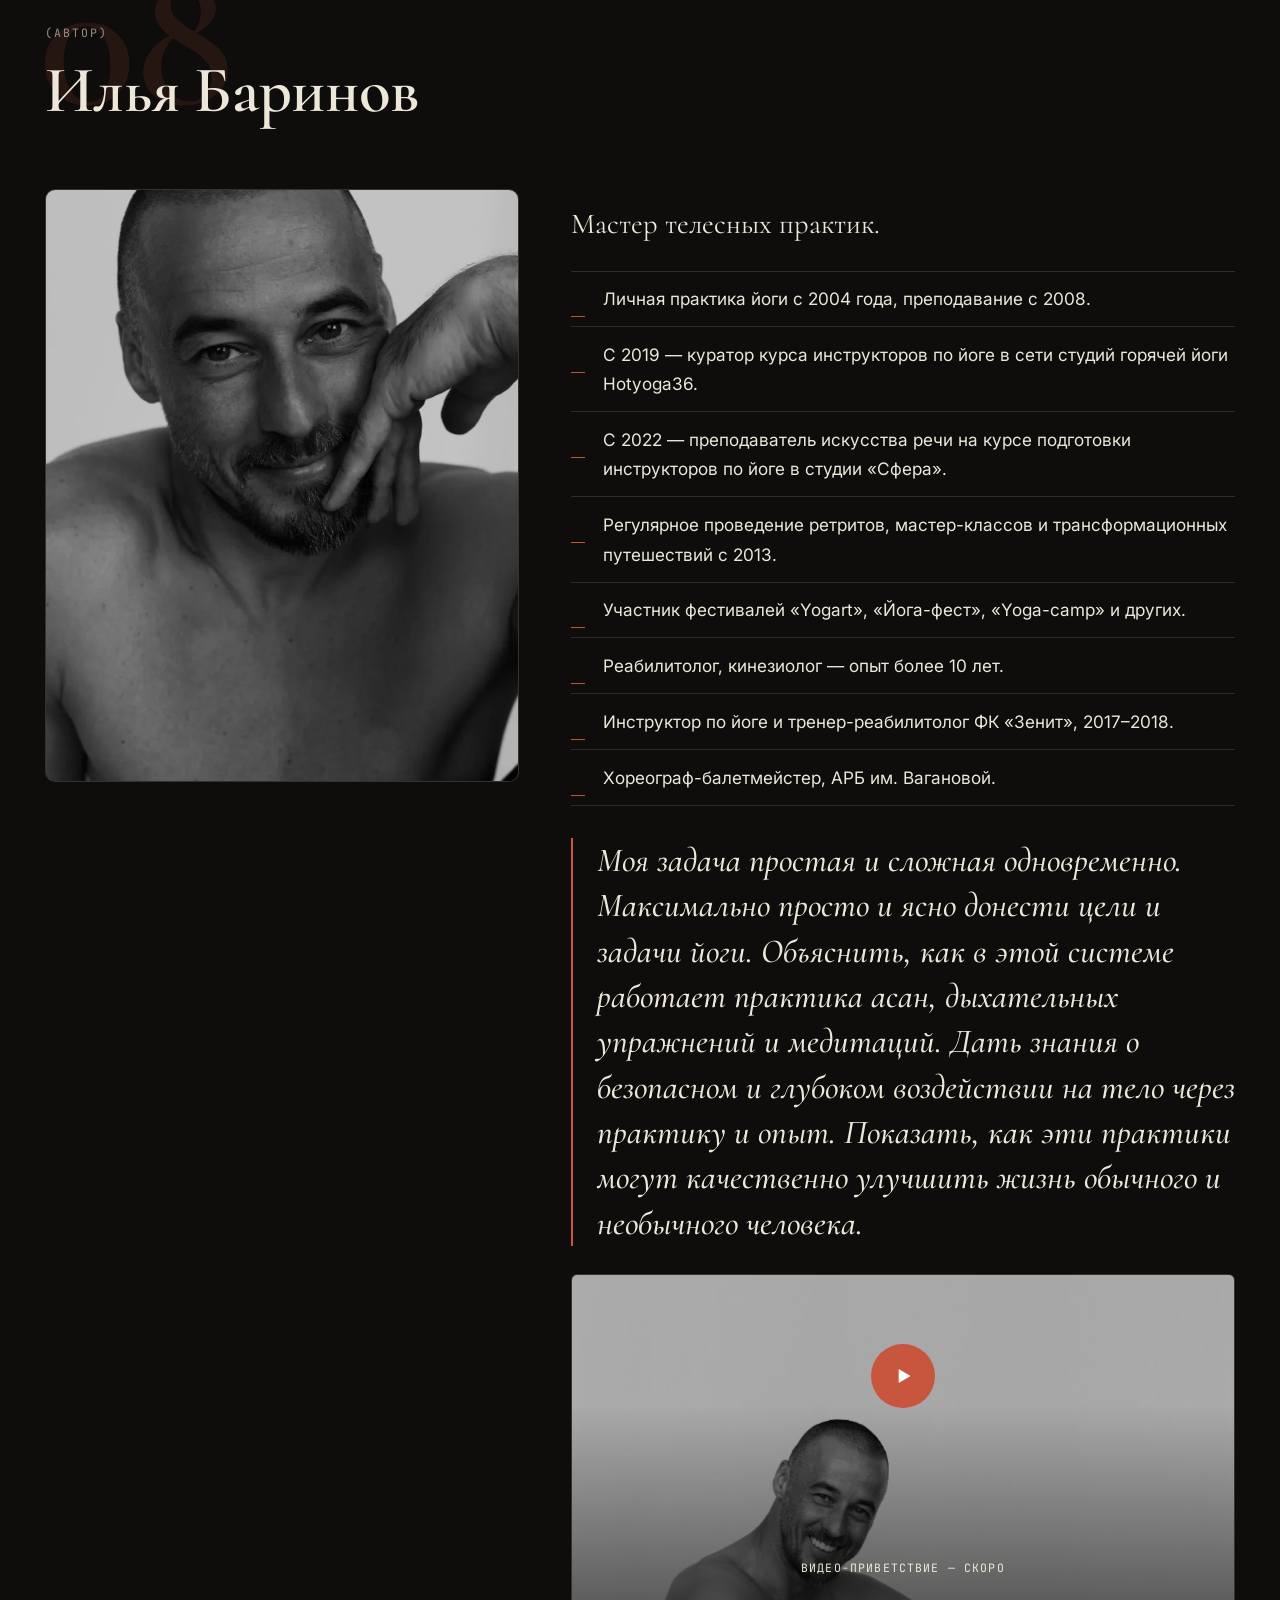
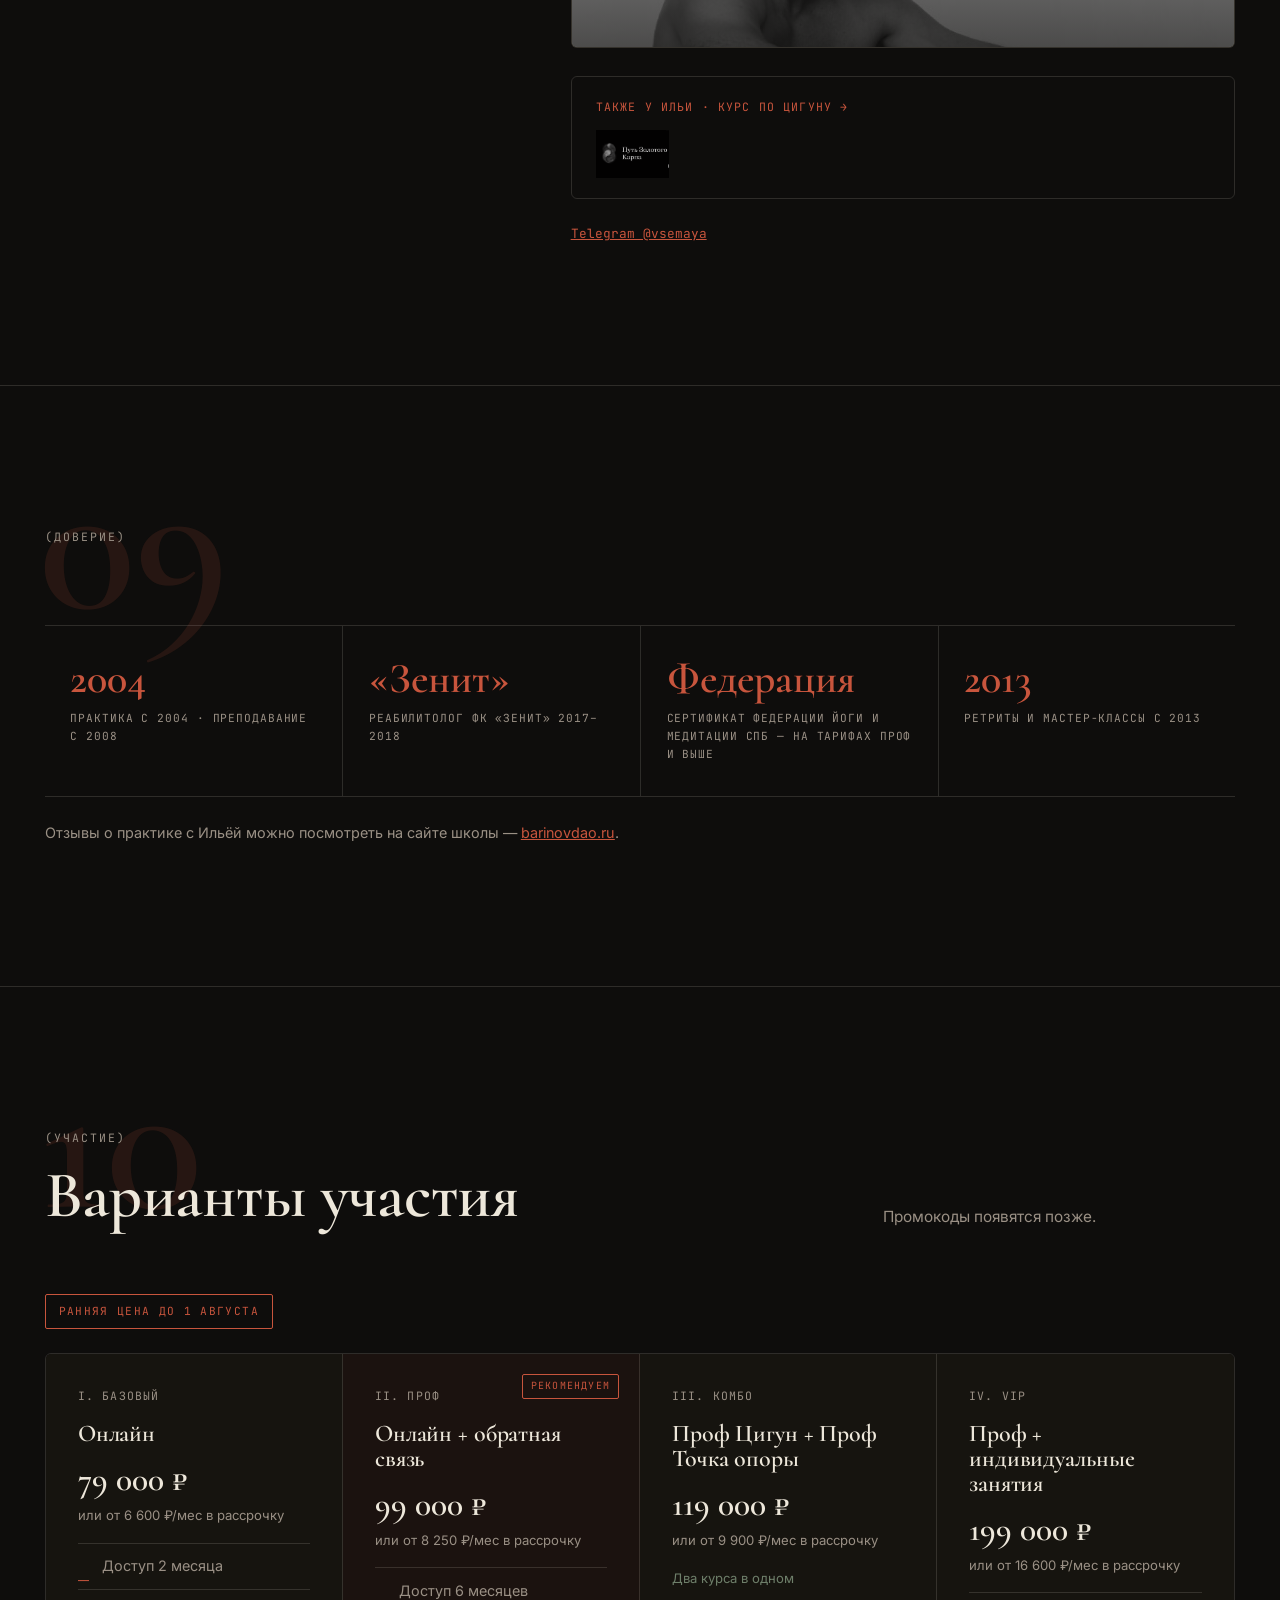
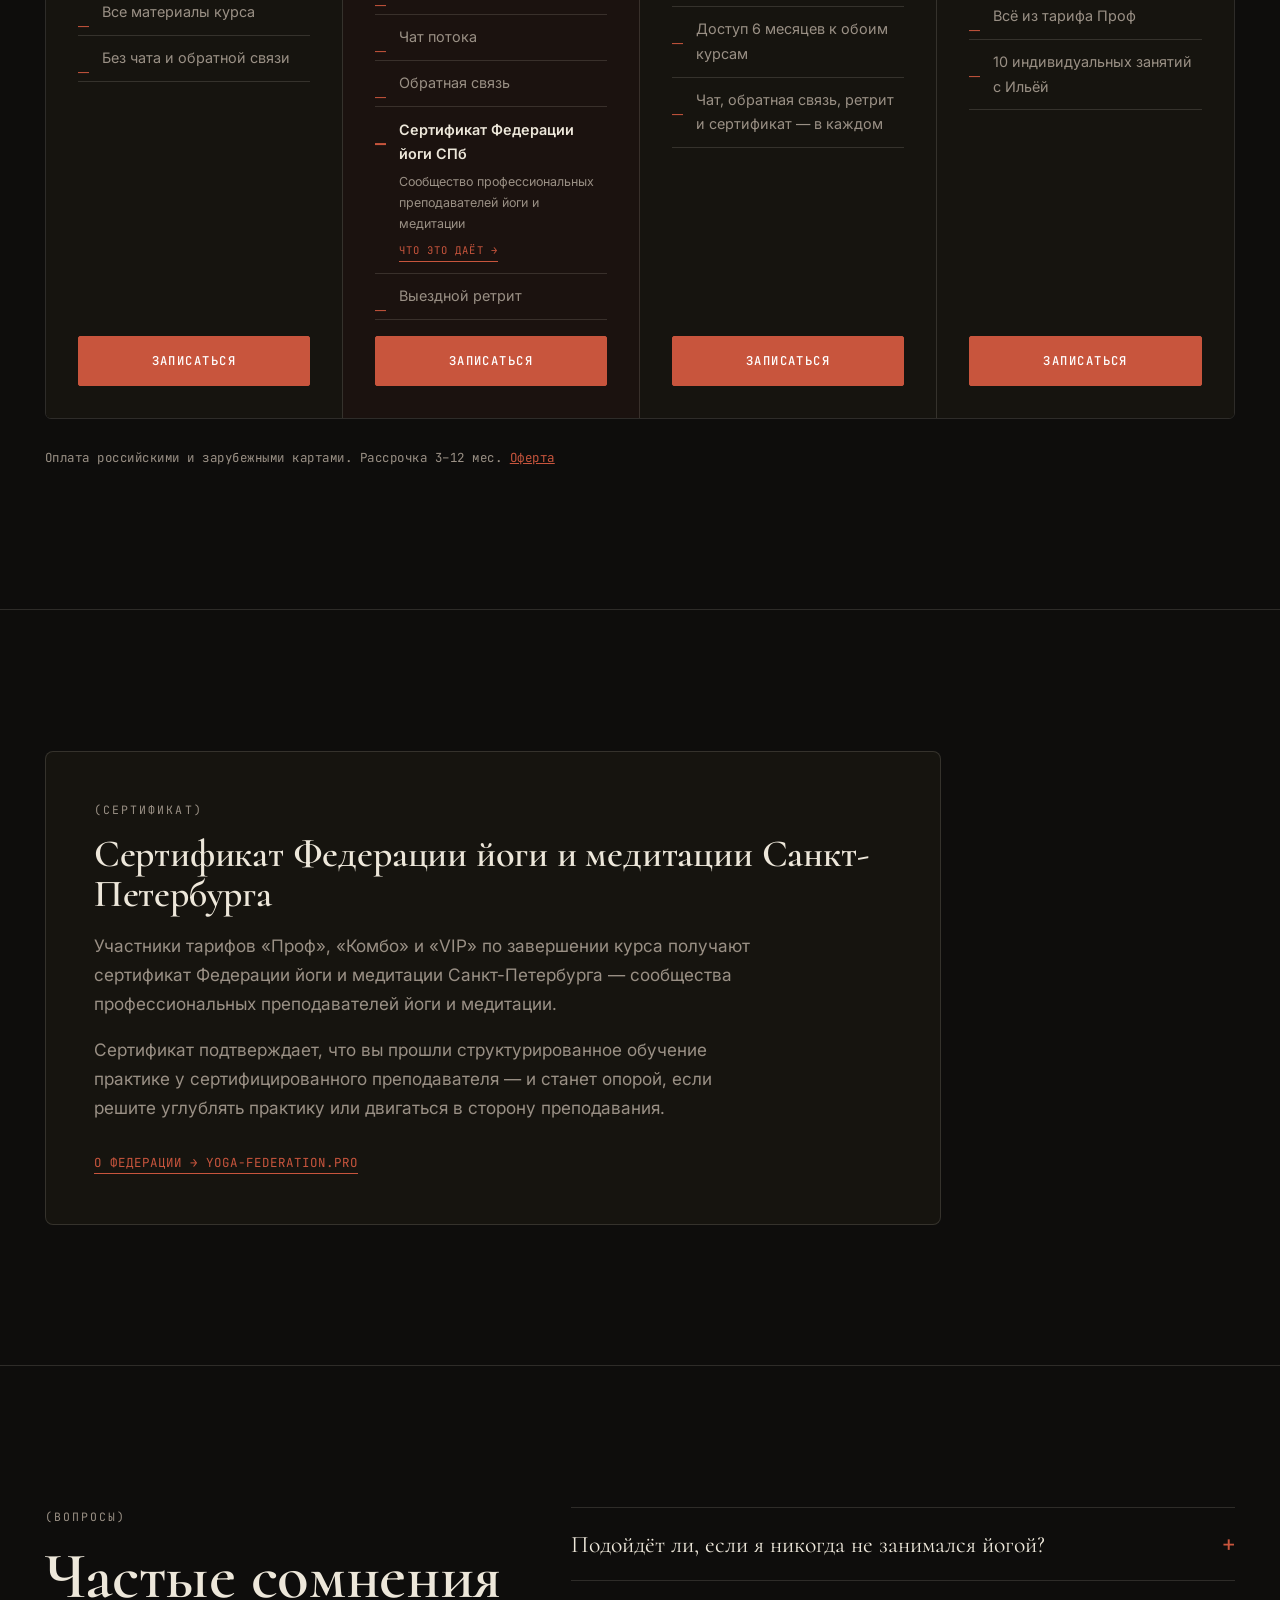
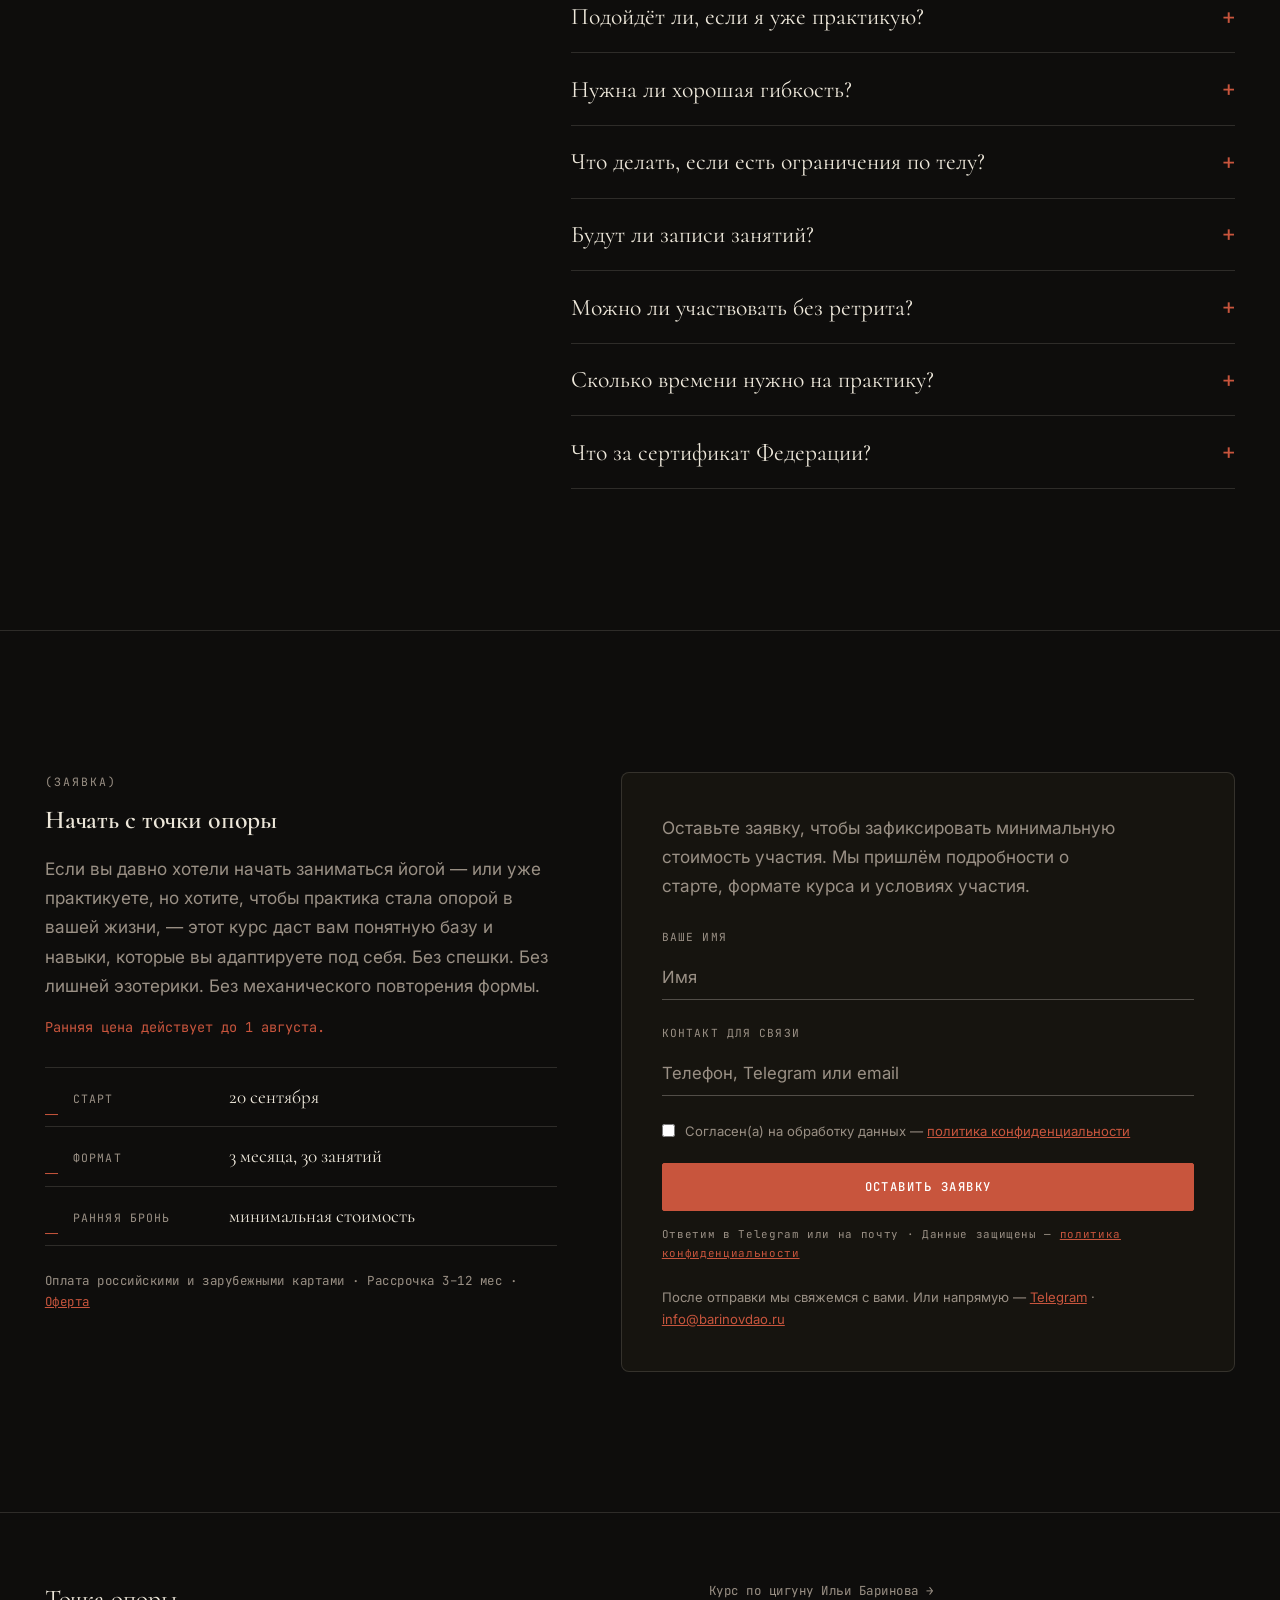
<file: tochka-opory-dark.html>
<!doctype html>
<html lang="ru" data-theme="dark">
<head>
  <meta charset="utf-8">
  <meta name="viewport" content="width=device-width, initial-scale=1">
  <title>Точка опоры — курс Ильи Баринова по йоге</title>
  <meta name="description" content="Авторский курс «Точка опоры»: 3 месяца, 30 онлайн-занятий, финальный ретрит. Знания и навыки, позволяющие безопасно и глубоко погрузиться в практику йоги.">
  <meta name="theme-color" content="#0E0D0C">
  <meta property="og:type" content="website">
  <meta property="og:locale" content="ru_RU">
  <meta property="og:title" content="Точка опоры — курс Ильи Баринова">
  <meta property="og:description" content="3 месяца, 30 онлайн-занятий, финальный ретрит. Йога для начинающих и практикующих.">
  <meta property="og:image" content="https://utromaya-code.github.io/barinov-courses-landing/assets/images/tochka-opory/editorial/ilya-portrait-tang.jpg">
  <meta property="og:url" content="https://utromaya-code.github.io/barinov-courses-landing/tochka-opory.html">
  <link rel="canonical" href="https://utromaya-code.github.io/barinov-courses-landing/tochka-opory.html">
  <meta name="twitter:card" content="summary_large_image">
  <link rel="icon" type="image/jpeg" href="assets/brand/karp-mark-red.jpg">
  <link rel="apple-touch-icon" href="assets/brand/karp-mark-red.jpg">
  <link rel="preconnect" href="https://fonts.googleapis.com">
  <link rel="preconnect" href="https://fonts.gstatic.com" crossorigin>
  <link href="https://fonts.googleapis.com/css2?family=Cormorant:ital,wght@0,400;0,500;0,600;0,700;1,400;1,500;1,600&family=Inter:wght@400;500;600&family=JetBrains+Mono:wght@400;500&display=swap" rel="stylesheet">
  <link rel="preload" as="image" href="assets/images/tochka-opory/editorial/ilya-portrait-tang.webp" imagesrcset="assets/images/tochka-opory/editorial/ilya-portrait-tang-768.webp 768w, assets/images/tochka-opory/editorial/ilya-portrait-tang.webp 1129w" imagesizes="(max-width: 1024px) 92vw, 45vw">
  <style>

    :root {
      --bg:        #0E0D0C;
      --bg-2:      #16140F;
      --text:      #EDE7DA;
      --dim:       #9A9085;
      --accent:    #C8553D;
      --accent-hot:#E0694E;
      --accent-2:  #6E7F6A;
      --line:        rgba(237, 231, 218, 0.14);
      --line-strong: rgba(237, 231, 218, 0.28);

      --serif: "Cormorant", Georgia, serif;
      --sans:  "Inter", system-ui, -apple-system, sans-serif;
      --mono:  "JetBrains Mono", ui-monospace, monospace;

      --container: 1200px;
      --header-h: 64px;

      /* киноварные оверлеи (тёмная — дефолт) */
      --scrim-strong: rgba(14, 13, 12, 0.6);
      --scrim-soft:   rgba(14, 13, 12, 0.15);
      --vignette:     rgba(14, 13, 12, 0.6);
      --photo-filter: grayscale(0.25) contrast(1.04) brightness(0.78);
      --scene-filter: grayscale(0.3) contrast(1.05) brightness(0.7);
      --gallery-filter: grayscale(0.4) brightness(0.62);
      --img-filter:   grayscale(0.3) brightness(0.78);
      --header-bg:    rgba(14, 13, 12, 0.72);
      --glass-bg:     rgba(14, 13, 12, 0.72);
      --logo-filter:  invert(1) brightness(1.4) grayscale(1);
      --hero-sub:     #D7D0C2;
    }

    /* светлая тема — тёплая молочная */
    :root[data-theme="light"] {
      --bg:        #F5F1E8;
      --bg-2:      #EBE5D8;
      --text:      #232019;
      --dim:       #6B6357;
      --accent:    #B0472F;
      --accent-hot:#C25A41;
      --accent-2:  #5E6E5A;
      --line:        rgba(35, 32, 25, 0.16);
      --line-strong: rgba(35, 32, 25, 0.30);
      --scrim-strong: rgba(245, 241, 232, 0.88);
      --scrim-soft:   rgba(245, 241, 232, 0.45);
      --vignette:     rgba(245, 241, 232, 0.5);
      --photo-filter: grayscale(0.12) contrast(1.02) brightness(1);
      --scene-filter: grayscale(0.12) contrast(1.02) brightness(1.03);
      --gallery-filter: grayscale(0.15) brightness(0.96);
      --img-filter:   grayscale(0.1) brightness(1);
      --header-bg:    rgba(245, 241, 232, 0.82);
      --glass-bg:     rgba(245, 241, 232, 0.82);
      --logo-filter:  none;
      --hero-sub:     #4A4336;
    }

    *, *::before, *::after { box-sizing: border-box; }
    html { scroll-behavior: smooth; overflow-x: clip; }
    body {
      margin: 0; background: var(--bg); color: var(--text);
      font-family: var(--sans); font-size: clamp(1rem, 0.97rem + 0.18vw, 1.075rem);
      line-height: 1.7; -webkit-font-smoothing: antialiased;
    }
    body.nav-open { overflow: hidden; }
    img { display: block; max-width: 100%; height: auto; }
    picture { display: contents; }
    a { color: inherit; }
    p { margin: 0; }
    h1, h2, h3 { margin: 0; font-family: var(--serif); font-weight: 600; line-height: 1.04; letter-spacing: -0.005em; }
    ::selection { background: var(--accent); color: #fff; }
    :focus-visible { outline: 2px solid var(--accent); outline-offset: 3px; }

    .skip-link { position: absolute; left: -9999px; top: 8px; z-index: 3000; background: var(--bg-2); color: var(--text); padding: 8px 12px; border: 1px solid var(--line); }
    .skip-link:focus { left: 8px; }

    .container { width: min(var(--container), calc(100% - clamp(2rem, 7vw, 8rem))); margin-inline: auto; }

    section { scroll-margin-top: calc(var(--header-h) + 10px); }
    .section { position: relative; padding: clamp(4.5rem, 11vw, 9rem) 0; }
    .section--line { border-top: 1px solid var(--line); }

    /* мягкая виньетка по краям секций */
    .section--vignette::after { content: ""; position: absolute; inset: 0; pointer-events: none;
      background: radial-gradient(120% 80% at 50% 50%, transparent 55%, var(--vignette) 100%); }

    .label { font-family: var(--mono); font-size: 0.72rem; letter-spacing: 0.18em; text-transform: uppercase; color: var(--dim); margin: 0; }
    .lede { font-family: var(--serif); font-size: clamp(1.35rem, 1rem + 1vw, 1.9rem); line-height: 1.3; color: var(--text); }
    .aside-note { color: var(--dim); max-width: 60ch; }
    .statement { font-family: var(--serif); font-weight: 500; font-size: clamp(1.5rem, 1rem + 2vw, 2.6rem); line-height: 1.22; color: var(--text); }

    .sec-head { position: relative; display: grid; grid-template-columns: minmax(0, 1fr) minmax(0, 22rem); gap: clamp(1rem, 3vw, 3rem); align-items: end; margin-bottom: clamp(2.5rem, 5vw, 4rem); }
    .sec-head > *:not(.sec-num) { position: relative; z-index: 1; }
    .sec-head .label { margin-bottom: 0.9rem; }
    .sec-head h2 { font-size: clamp(2rem, 1.2rem + 3.6vw, 4.2rem); }
    .sec-num { position: absolute; top: -0.42em; left: -0.03em; z-index: 0; font-family: var(--serif); font-weight: 600; font-size: clamp(5rem, 3rem + 12vw, 13rem); line-height: 1; color: var(--accent); opacity: 0.13; pointer-events: none; }
    .sec-aside { color: var(--dim); font-size: 0.96rem; line-height: 1.6; }

    /* кнопки */
    .btn { display: inline-flex; align-items: center; justify-content: center; gap: 0.5rem; min-height: 48px; padding: 0.85rem 1.9rem; border: 1px solid var(--accent); background: var(--accent); color: #fff; font-family: var(--mono); font-size: 0.76rem; font-weight: 500; letter-spacing: 0.12em; text-transform: uppercase; text-decoration: none; border-radius: 2px; cursor: pointer; transition: background 0.3s ease, box-shadow 0.3s ease, transform 0.3s ease, color 0.3s ease, border-color 0.3s ease; }
    .btn:hover { background: var(--accent-hot); box-shadow: 0 0 26px rgba(200, 85, 61, 0.4); transform: translateY(-1px); }
    .btn-ghost { background: transparent; color: var(--text); border-color: var(--line-strong); }
    .btn-ghost:hover { background: transparent; color: #fff; border-color: var(--text); box-shadow: none; }
    .link-cta { font-family: var(--mono); font-size: 0.78rem; letter-spacing: 0.08em; text-transform: uppercase; text-decoration: none; color: var(--accent); border-bottom: 1px solid var(--accent); padding-bottom: 2px; }

    /* header */
    .site-header { position: fixed; top: 0; left: 0; right: 0; z-index: 100; min-height: var(--header-h); transition: background 0.4s ease, backdrop-filter 0.4s ease, border-color 0.4s ease; border-bottom: 1px solid transparent; }
    .site-header.is-scrolled { background: var(--header-bg); backdrop-filter: blur(14px); -webkit-backdrop-filter: blur(14px); border-bottom-color: var(--line); }
    .header-inner { display: flex; align-items: center; gap: 1rem; min-height: var(--header-h); }
    .brand { display: inline-flex; align-items: center; text-decoration: none; margin-right: auto; }
    .brand-name { font-family: var(--mono); font-size: 0.78rem; letter-spacing: 0.22em; text-transform: uppercase; color: var(--text); }
    .site-nav { display: flex; align-items: center; gap: clamp(1rem, 2.2vw, 2rem); }
    .site-nav a { font-family: var(--mono); font-size: 0.72rem; letter-spacing: 0.14em; text-transform: uppercase; text-decoration: none; color: var(--dim); padding: 0.35rem 0; transition: color 0.25s ease; }
    .site-nav a:hover { color: var(--text); }
    .site-nav .nav-cta { color: var(--accent); }
    .nav-toggle { display: none; width: 44px; height: 44px; border: 1px solid var(--line-strong); background: transparent; cursor: pointer; padding: 0; }
    .nav-toggle span { display: block; width: 18px; height: 2px; margin: 4px auto; background: var(--text); }

    /* HERO — кинокадр */
    .cine-hero { position: relative; min-height: 100svh; display: flex; flex-direction: column; overflow: hidden; }
    .cine-hero-media { position: absolute; inset: 0; z-index: 0; }
    .cine-hero-media img { width: 100%; height: 100%; object-fit: cover; object-position: center 20%; filter: var(--photo-filter); }
    .cine-hero-overlay { position: absolute; inset: 0; z-index: 1;
      background:
        radial-gradient(120% 90% at 50% 28%, transparent 42%, var(--vignette) 100%),
        linear-gradient(to bottom, var(--scrim-strong) 0%, var(--scrim-soft) 26%, var(--scrim-strong) 68%, var(--bg) 100%); }
    .cine-hero-inner { position: relative; z-index: 3; flex: 1; display: flex; flex-direction: column; justify-content: flex-end; gap: 1.15rem; padding-bottom: 0.5rem; }
    .cine-hero-kicker { color: var(--dim); }
    .cine-title { font-family: var(--serif); font-weight: 600; font-size: clamp(3.6rem, 1rem + 16vw, 11rem); line-height: 0.92; letter-spacing: -0.01em; color: var(--text); }
    .cine-hero-sub { max-width: 48ch; color: var(--hero-sub); font-size: clamp(1rem, 0.95rem + 0.4vw, 1.18rem); }
    .cine-hero .hero-actions { display: flex; flex-wrap: wrap; gap: 0.85rem; margin-top: 0.6rem; }
    .cine-hero-foot { position: relative; z-index: 3; display: flex; align-items: flex-end; justify-content: space-between; gap: 1rem; padding-block: 1.5rem clamp(1.25rem, 3vh, 2.25rem); }
    .cine-facts { display: flex; flex-wrap: wrap; list-style: none; margin: 0; padding: 0; }
    .cine-facts li { display: flex; flex-direction: column; gap: 0.25rem; padding: 0 clamp(0.9rem, 2.4vw, 1.9rem); border-left: 1px solid var(--line); }
    .cine-facts li:first-child { padding-left: 0; border-left: 0; }
    .cine-facts .k { font-family: var(--mono); font-size: 0.6rem; letter-spacing: 0.18em; text-transform: uppercase; color: var(--dim); }
    .cine-facts .v { font-family: var(--serif); font-size: 1.15rem; color: var(--text); }
    .cine-scroll { flex-shrink: 0; display: grid; place-items: center; width: 44px; height: 44px; }
    .cine-scroll span { display: block; width: 1px; height: 34px; background: linear-gradient(var(--accent), transparent); position: relative; }
    .cine-scroll span::after { content: ""; position: absolute; bottom: 0; left: -3px; width: 7px; height: 7px; border-right: 1px solid var(--accent); border-bottom: 1px solid var(--accent); transform: rotate(45deg); }

    /* full-bleed сцена-перебивка */
    .cine-scene { position: relative; min-height: 78svh; display: grid; place-items: center; overflow: hidden; }
    .cine-scene picture { display: block; }
    .cine-scene img { position: absolute; inset: 0; width: 100%; height: 100%; object-fit: cover; filter: var(--scene-filter); }
    .cine-scene-overlay { position: absolute; inset: 0; background: radial-gradient(62% 46% at 50% 55%, var(--scrim-strong), transparent 78%), linear-gradient(to bottom, var(--bg), var(--scrim-soft) 38%, var(--scrim-soft) 62%, var(--bg)); }
    .cine-scene-text { position: relative; z-index: 2; font-family: var(--serif); font-style: italic; font-weight: 500; font-size: clamp(1.7rem, 1rem + 3.2vw, 3.4rem); letter-spacing: 0.06em; text-align: center; color: var(--text); padding: 0 1rem; }

    /* цитата — полноэкранная пауза */
    .quote-band { min-height: 88svh; display: grid; place-items: center; text-align: center; background: var(--bg-2); }
    .quote-band .container { max-width: 60rem; }
    .quote-band blockquote { margin: 0; font-family: var(--serif); font-style: italic; font-weight: 500; font-size: clamp(1.9rem, 1rem + 4vw, 4rem); line-height: 1.18; color: var(--text); }
    .quote-band cite { display: block; margin-top: 1.75rem; font-family: var(--mono); font-style: normal; font-size: 0.74rem; letter-spacing: 0.2em; text-transform: uppercase; color: var(--dim); }

    /* списки — тонкие терракотовые тире */
    .audience-cols { display: grid; grid-template-columns: 1fr 1fr; gap: clamp(1.25rem, 3vw, 2rem); }
    .audience-cols > div { background: var(--bg-2); border: 1px solid var(--line); border-radius: 4px; padding: clamp(1.5rem, 3vw, 2.4rem); transition: border-color 0.3s ease, box-shadow 0.3s ease; }
    .audience-cols > div:hover { border-color: var(--line-strong); box-shadow: 0 0 40px rgba(200, 85, 61, 0.08); }
    .col-label { font-family: var(--mono); font-size: 0.72rem; letter-spacing: 0.16em; text-transform: uppercase; color: var(--accent); margin: 0 0 1.1rem; }
    .list-dotted, .results-grid { list-style: none; padding: 0; margin: 0; }
    .list-dotted li, .results-grid li { display: grid; grid-template-columns: 1.6rem 1fr; gap: 0.5rem; padding: 0.7rem 0; border-bottom: 1px solid var(--line); color: var(--text); align-items: baseline; }
    .list-dotted li::before, .results-grid li::before { content: ""; width: 1rem; height: 1px; background: var(--accent); transform: translateY(0.65em); }

    .essence-grid { display: grid; grid-template-columns: minmax(0, 1fr) minmax(0, 1.2fr); gap: clamp(2rem, 5vw, 5rem); align-items: start; }
    .essence-grid .statement { margin-bottom: 1.75rem; max-width: 26ch; }

    /* три опоры — колонки с тлеющими цифрами */
    .pillars { display: grid; grid-template-columns: repeat(3, 1fr); gap: 0; list-style: none; margin: 0; padding: 0; counter-reset: p; }
    .pillars li { counter-increment: p; position: relative; min-width: 0; padding: clamp(1.5rem, 3vw, 2.5rem); border-left: 1px solid var(--line); overflow: hidden; }
    .pillars li:first-child { border-left: 0; }
    .pillars li::before { content: counter(p, decimal-leading-zero); position: absolute; top: -0.12em; right: 0.06em; z-index: 0; font-family: var(--serif); font-weight: 600; font-size: clamp(4.5rem, 3rem + 6vw, 8rem); line-height: 1; color: var(--accent); opacity: 0.16; }
    .pillars li > div, .pillars li > p { position: relative; z-index: 1; }
    .pillars li > div { margin-bottom: 0.85rem; }
    .pillars h3 { font-size: clamp(1.5rem, 1rem + 1.2vw, 2.1rem); }
    .pillars p { color: var(--dim); }

    /* галерея-кинолента */
    .gallery { position: relative; }
    .asana-strip { display: flex; gap: clamp(0.75rem, 1.5vw, 1.25rem); overflow-x: auto; scroll-snap-type: x mandatory; scroll-padding-left: clamp(1rem, 5vw, 2rem); -webkit-overflow-scrolling: touch; padding-bottom: 0.75rem; scrollbar-width: none; }
    .asana-strip::-webkit-scrollbar { display: none; }
    .asana-strip figure { margin: 0; flex: 0 0 auto; scroll-snap-align: center; }
    .photo-frame { overflow: hidden; background: var(--bg-2); border: 1px solid var(--line); border-radius: 10px; }
    .photo-frame img { width: 100%; height: 100%; object-fit: cover; }
    .photo-frame--tall { aspect-ratio: 4 / 5; }
    .photo-frame--wide { aspect-ratio: 3 / 2; }
    .asana-strip .photo-frame { height: clamp(260px, 30vw, 400px); border-radius: 12px; }
    .asana-strip .photo-frame img { height: 100%; width: auto; filter: var(--gallery-filter); transition: filter 0.45s ease, transform 0.6s ease; }
    .asana-strip figure:hover .photo-frame img { filter: grayscale(0.05) brightness(1); transform: scale(1.03); }
    .gallery-arrow { position: absolute; top: clamp(130px, 15vw, 200px); transform: translateY(-50%); z-index: 3; width: 48px; height: 48px; border-radius: 50%; border: 1px solid var(--line-strong); background: var(--glass-bg); backdrop-filter: blur(6px); color: var(--text); cursor: pointer; font-size: 1.7rem; line-height: 1; display: grid; place-items: center; transition: background 0.25s ease, color 0.25s ease, border-color 0.25s ease; }
    .gallery-arrow:hover { background: var(--accent); color: #fff; border-color: var(--accent); }
    .gallery-arrow--prev { left: -8px; }
    .gallery-arrow--next { right: -8px; }
    .gallery-dots { display: none; }
    .gallery-dots span { width: 7px; height: 7px; border-radius: 50%; background: var(--line-strong); transition: background 0.25s ease, transform 0.25s ease; }
    .gallery-dots span.is-active { background: var(--accent); transform: scale(1.3); }
    @media (max-width: 768px) { .gallery-dots { display: flex; justify-content: center; gap: 0.55rem; margin-top: 1.1rem; } }
    @media (max-width: 768px) { .gallery-arrow { display: none; } }

    /* программа — details */
    .program-intro { margin: 0 0 clamp(1.5rem, 3vw, 2.5rem); max-width: 60ch; color: var(--dim); }
    .program-list { border-top: 1px solid var(--line); }
    .program-item { border-bottom: 1px solid var(--line); }
    .program-item summary { list-style: none; cursor: pointer; display: grid; grid-template-columns: 3rem 1fr 1.5rem; gap: 1.25rem; align-items: center; padding: clamp(1.1rem, 2vw, 1.65rem) 0; min-height: 44px; }
    .program-item summary::-webkit-details-marker { display: none; }
    .program-week { font-family: var(--mono); font-size: 0.8rem; letter-spacing: 0.06em; color: var(--accent); }
    .program-title { font-family: var(--serif); font-size: clamp(1.3rem, 1rem + 1vw, 1.9rem); line-height: 1.15; color: var(--text); }
    .program-title strong { display: block; font-family: var(--mono); font-weight: 400; font-size: 0.66rem; letter-spacing: 0.16em; text-transform: uppercase; color: var(--dim); margin-bottom: 0.4rem; }
    .program-plus { position: relative; width: 16px; height: 16px; justify-self: end; }
    .program-plus::before, .program-plus::after { content: ""; position: absolute; background: var(--accent); transition: transform 0.3s ease, opacity 0.3s ease; }
    .program-plus::before { top: 7px; left: 0; width: 16px; height: 2px; }
    .program-plus::after { left: 7px; top: 0; width: 2px; height: 16px; }
    .program-item[open] .program-plus::after { transform: rotate(90deg); opacity: 0; }
    .program-panel-inner { padding: 0 0 1.75rem calc(3rem + 1.25rem); max-width: 64ch; }
    .program-bullets { list-style: none; padding: 0; margin: 0; }
    .program-bullets li { display: grid; grid-template-columns: 1rem 1fr; gap: 0.6rem; padding: 0.3rem 0; color: var(--dim); }
    .program-bullets li::before { content: ""; width: 0.7rem; height: 1px; background: var(--line-strong); transform: translateY(0.7em); }

    /* split / фото */
    .split-grid { display: grid; grid-template-columns: minmax(0, 5fr) minmax(0, 7fr); gap: clamp(2rem, 4vw, 4rem); align-items: center; }
    .split-grid--media-first { grid-template-columns: minmax(0, 7fr) minmax(0, 5fr); }
    .split-grid figure { margin: 0; }
    .photo-frame img { filter: var(--img-filter); }

    /* результаты */
    .results-note { font-family: var(--mono); font-size: 0.78rem; letter-spacing: 0.04em; color: var(--accent); margin-bottom: 1.75rem; }
    .results-grid { display: grid; grid-template-columns: 1fr 1fr; gap: 0 clamp(2rem, 4vw, 3.5rem); }

    /* о курсе / формат */
    .about-list { margin-top: 1.5rem; }
    .format-text p + p { margin-top: 1rem; }
    .format-list { margin: 1.75rem 0 0; padding: 0; border-top: 1px solid var(--line); }
    .format-list > div { display: grid; grid-template-columns: 1rem 9rem 1fr; gap: 0.75rem; padding: 0.8rem 0; border-bottom: 1px solid var(--line); align-items: baseline; }
    .format-list > div::before { content: ""; width: 0.8rem; height: 1px; background: var(--accent); transform: translateY(0.7em); }
    .format-list dt { font-family: var(--mono); font-size: 0.72rem; letter-spacing: 0.12em; text-transform: uppercase; color: var(--dim); margin: 0; }
    .format-list dd { margin: 0; font-family: var(--serif); font-size: 1.2rem; color: var(--text); }

    /* автор */
    .author-grid { display: grid; grid-template-columns: minmax(0, 5fr) minmax(0, 7fr); gap: clamp(2rem, 4vw, 4rem); align-items: start; }
    .author-figure { margin: 0; position: sticky; top: calc(var(--header-h) + 1.5rem); }
    .author-name { font-size: clamp(2.6rem, 1.5rem + 4vw, 5.5rem); }
    .author-lede { margin-top: 1rem; }
    .regalia { list-style: none; padding: 0; margin: 1.75rem 0 0; border-top: 1px solid var(--line); }
    .regalia li { display: grid; grid-template-columns: 1.4rem 1fr; gap: 0.6rem; padding: 0.8rem 0; border-bottom: 1px solid var(--line); color: var(--text); align-items: baseline; }
    .regalia li::before { content: ""; width: 0.9rem; height: 1px; background: var(--accent); transform: translateY(0.7em); }
    .author-mission { margin-top: 2rem; font-family: var(--serif); font-style: italic; font-weight: 500; font-size: clamp(1.4rem, 1rem + 1.4vw, 2.1rem); line-height: 1.35; color: var(--text); padding-left: clamp(1rem, 2vw, 1.5rem); border-left: 2px solid var(--accent); }
    .video-placeholder { position: relative; margin-top: 1.75rem; aspect-ratio: 16 / 9; background: var(--bg-2); border: 1px solid var(--line); display: grid; place-items: center; gap: 0.75rem; text-align: center; border-radius: 6px; }
    .video-play { width: 64px; height: 64px; border-radius: 50%; background: var(--accent); color: #fff; display: grid; place-items: center; }
    .video-caption { font-family: var(--mono); font-size: 0.72rem; letter-spacing: 0.1em; text-transform: uppercase; color: var(--dim); }
    .school-card { display: flex; flex-direction: column; gap: 0.85rem; margin-top: 1.75rem; padding: 1.25rem 1.5rem; border: 1px solid var(--line); border-radius: 6px; text-decoration: none; transition: border-color 0.3s ease, box-shadow 0.3s ease; }
    .school-card:hover { border-color: var(--accent); box-shadow: 0 0 30px rgba(200, 85, 61, 0.1); }
    .school-kicker { display: flex; align-items: center; gap: 0.5rem; font-family: var(--mono); font-size: 0.72rem; letter-spacing: 0.1em; text-transform: uppercase; color: var(--accent); }
    .school-arrow { transition: transform 0.25s ease; }
    .school-card:hover .school-arrow { transform: translateX(3px); }
    .school-logo { height: 48px; width: auto; align-self: flex-start; filter: var(--logo-filter); opacity: 0.85; }
    .author-link { margin-top: 1.5rem; font-family: var(--mono); font-size: 0.8rem; }
    .author-link a { color: var(--accent); }

    /* отзывы */
    .reviews-grid { display: grid; grid-template-columns: repeat(3, 1fr); gap: 1.25rem; }
    .review-slot { min-height: 220px; border: 1px dashed var(--line-strong); display: grid; place-items: center; padding: 1.5rem; text-align: center; color: var(--dim); font-family: var(--mono); font-size: 0.76rem; letter-spacing: 0.08em; border-radius: 6px; }
    .reviews-soon { margin-top: 1.5rem; color: var(--dim); font-size: 0.9rem; }
    .reviews-soon a { color: var(--accent); }

    /* тарифы */
    .tiers { display: grid; grid-template-columns: repeat(4, 1fr); gap: 0; border: 1px solid var(--line); border-radius: 6px; overflow: hidden; }
    .tier { position: relative; display: flex; flex-direction: column; gap: 1rem; padding: clamp(1.5rem, 2.5vw, 2.25rem); border-right: 1px solid var(--line); background: var(--bg-2); }
    .tier:last-child { border-right: 0; }
    .tier--featured { background: rgba(200, 85, 61, 0.07); }
    .tier-badge { position: absolute; top: 1.25rem; right: 1.25rem; font-family: var(--mono); font-size: 0.62rem; letter-spacing: 0.12em; text-transform: uppercase; color: var(--accent); border: 1px solid var(--accent); padding: 0.2rem 0.5rem; border-radius: 2px; }
    .tier-label { font-family: var(--mono); font-size: 0.72rem; letter-spacing: 0.1em; text-transform: uppercase; color: var(--dim); margin: 0; }
    .tier h3 { font-family: var(--serif); font-size: 1.5rem; color: var(--text); }
    .tier-price { font-family: var(--serif); font-weight: 600; font-size: 2.1rem; line-height: 1; color: var(--text); }
    .tier ul { list-style: none; padding: 0; margin: 0; border-top: 1px solid var(--line); }
    .tier ul li { display: grid; grid-template-columns: 1rem 1fr; gap: 0.5rem; padding: 0.65rem 0; border-bottom: 1px solid var(--line); font-size: 0.9rem; color: var(--dim); align-items: baseline; }
    .tier ul li::before { content: ""; width: 0.7rem; height: 1px; background: var(--accent); transform: translateY(0.7em); }
    .tier-note { font-size: 0.82rem; color: var(--accent-2); }
    .tier .btn { margin-top: auto; }
    .payment-note { margin-top: 1.75rem; font-family: var(--mono); font-size: 0.78rem; letter-spacing: 0.04em; color: var(--dim); }

    /* ранняя регистрация */
    .early-inner { max-width: 44rem; }
    .early-inner .btn { margin-top: 1.75rem; }
    .early-deadline { margin-top: 1.25rem; font-family: var(--mono); font-size: 0.85rem; color: var(--accent); }
    .early-after { margin-top: 1rem; font-size: 0.85rem; color: var(--dim); }

    /* FAQ */
    .faq-grid { display: grid; grid-template-columns: minmax(0, 5fr) minmax(0, 7fr); gap: clamp(2rem, 4vw, 4rem); align-items: start; }
    .faq-grid .sec-head { display: block; margin-bottom: 0; position: sticky; top: calc(var(--header-h) + 1.5rem); }
    .faq-list { border-top: 1px solid var(--line); }
    .faq-item { border-bottom: 1px solid var(--line); }
    .faq-question { font-family: var(--serif); font-size: clamp(1.2rem, 1rem + 0.6vw, 1.6rem); padding: 1.3rem 0; background: none; border: none; text-align: left; width: 100%; color: var(--text); cursor: pointer; display: flex; justify-content: space-between; align-items: center; gap: 1rem; }
    .faq-question::after { content: "+"; font-family: var(--mono); font-size: 1.4rem; color: var(--accent); transition: transform 0.3s ease; flex-shrink: 0; }
    .faq-question[aria-expanded="true"]::after { transform: rotate(45deg); }
    .faq-answer { max-height: 0; overflow: hidden; transition: max-height 0.3s ease; max-width: 60ch; }
    .faq-answer p { margin: 0; padding: 0 0 1.3rem; color: var(--dim); }

    /* заявка */
    .apply-grid { display: grid; grid-template-columns: minmax(0, 5fr) minmax(0, 6fr); gap: clamp(2rem, 5vw, 5rem); align-items: start; }
    .apply-summary { margin: 1.75rem 0 0; padding: 0; border-top: 1px solid var(--line); }
    .apply-summary > div { display: grid; grid-template-columns: 1rem 9rem 1fr; gap: 0.75rem; padding: 0.8rem 0; border-bottom: 1px solid var(--line); align-items: baseline; }
    .apply-summary > div::before { content: ""; width: 0.8rem; height: 1px; background: var(--accent); transform: translateY(0.7em); }
    .apply-summary dt { font-family: var(--mono); font-size: 0.72rem; letter-spacing: 0.1em; text-transform: uppercase; color: var(--dim); }
    .apply-summary dd { margin: 0; font-family: var(--serif); font-size: 1.2rem; color: var(--text); }
    .course-form { border: 1px solid var(--line); border-radius: 8px; padding: clamp(1.5rem, 4vw, 2.5rem); background: var(--bg-2); }
    .form-lede { color: var(--dim); margin-bottom: 1.75rem; max-width: 42ch; }
    .course-form label { display: block; font-family: var(--mono); font-size: 0.7rem; letter-spacing: 0.1em; text-transform: uppercase; color: var(--dim); margin-bottom: 1.5rem; }
    .course-form input[type="text"] { display: block; width: 100%; background: transparent; border: none; border-bottom: 1px solid var(--line-strong); padding: 0.75rem 0; margin-top: 0.5rem; font-family: var(--sans); font-size: 1.05rem; color: var(--text); transition: border-color 0.3s ease; }
    .course-form input[type="text"]:focus { outline: none; border-bottom-color: var(--accent); }
    .course-form input::placeholder { color: var(--dim); }
    .course-form .consent { display: flex; gap: 0.65rem; align-items: flex-start; font-family: var(--sans); font-size: 0.82rem; letter-spacing: 0; text-transform: none; color: var(--dim); margin: 0.5rem 0 1.25rem; }
    .course-form .consent input { width: auto; margin: 0.2rem 0 0; accent-color: var(--accent); }
    .course-form .consent a { color: var(--accent); }
    .course-form .btn { width: 100%; }
    .form-note { margin-top: 1.5rem; font-size: 0.82rem; color: var(--dim); }
    .form-note a { color: var(--accent); }
    .form-honey { position: absolute; left: -9999px; opacity: 0; pointer-events: none; }
    .form-success { border: 1px solid var(--accent); border-radius: 8px; padding: 2.25rem; }
    .form-success h3 { font-size: 1.6rem; margin-bottom: 0.75rem; color: var(--text); }
    .form-success p { color: var(--dim); }
    .form-success a { color: var(--accent); }

    .video-intro-grid { display: grid; grid-template-columns: minmax(0, 5fr) minmax(0, 7fr); gap: clamp(2rem, 4vw, 4rem); align-items: end; }
    .video-embed { aspect-ratio: 16 / 10; border: 1px solid var(--line); overflow: hidden; background: var(--bg-2); border-radius: 8px; }
    .video-embed iframe { width: 100%; height: 100%; border: 0; }

    .karp-divider, .hero-watermark, .footer-mark, .brand-seal { display: none; }

    /* футер */
    .site-footer { padding: clamp(2.5rem, 5vw, 4rem) 0 2.5rem; border-top: 1px solid var(--line); }
    .footer-grid { display: grid; grid-template-columns: 1.2fr 1fr; gap: 2rem; align-items: start; }
    .footer-brand { display: flex; align-items: center; gap: 0.6rem; font-family: var(--serif); font-size: 1.6rem; color: var(--text); }
    .footer-tagline { margin-top: 0.6rem; color: var(--dim); font-size: 0.9rem; max-width: 40ch; }
    .footer-contacts { margin-top: 1rem; font-family: var(--mono); font-size: 0.8rem; }
    .footer-contacts a { color: var(--accent); }
    .footer-links { display: flex; flex-direction: column; gap: 0.6rem; font-family: var(--mono); font-size: 0.78rem; letter-spacing: 0.04em; }
    .footer-links a { color: var(--dim); text-decoration: none; padding: 0.15rem 0; }
    .footer-links a:hover { color: var(--accent); }
    .footer-legal { margin-top: 2rem; font-family: var(--mono); font-size: 0.7rem; letter-spacing: 0.04em; color: var(--dim); }

    /* sticky CTA */
    .mobile-sticky { position: fixed; left: 0; right: 0; bottom: 0; z-index: 90; padding: 0.75rem clamp(1rem, 5vw, 2rem) calc(0.75rem + env(safe-area-inset-bottom, 0px)); background: var(--glass-bg); backdrop-filter: blur(12px); border-top: 1px solid var(--line); transform: translateY(110%); transition: transform 0.3s ease; }
    .mobile-sticky.is-visible { transform: translateY(0); }
    .mobile-sticky .btn { width: 100%; }
    @media (min-width: 769px) { .mobile-sticky { display: none; } }

    /* reveal + ken-burns */
    [data-reveal] { opacity: 0; transform: translateY(28px); transition: opacity 0.9s ease-out, transform 0.9s ease-out; }
    [data-reveal].is-visible { opacity: 1; transform: translateY(0); }
    @media (prefers-reduced-motion: no-preference) {
      .kb img { transform: scale(1.001); will-change: transform; }
      .kb.is-visible img { animation: kenburns 22s ease-out forwards; }
    }
    @keyframes kenburns { from { transform: scale(1.001); } to { transform: scale(1.09); } }

    /* адаптив */
    @media (max-width: 1024px) {
      .essence-grid, .split-grid, .split-grid--media-first, .author-grid, .faq-grid, .apply-grid, .video-intro-grid { grid-template-columns: 1fr; }
      .sec-head { grid-template-columns: 1fr; align-items: start; }
      .sec-aside { grid-column: 1; }
      .author-figure, .faq-grid .sec-head { position: static; }
      .pillars { grid-template-columns: 1fr; }
      .pillars li { border-left: 0; border-top: 1px solid var(--line); }
      .pillars li:first-child { border-top: 0; }
      .reviews-grid { grid-template-columns: 1fr; }
      .trust-strip { grid-template-columns: 1fr 1fr; }
      .trust-item:nth-child(odd) { border-left: 0; }
      .trust-item:nth-child(n+3) { border-top: 1px solid var(--line); }
      .tiers { display: flex; overflow: visible; overflow-x: auto; scroll-snap-type: x mandatory; border: 0; border-radius: 0; gap: 0.9rem; scrollbar-width: none; padding-bottom: 0.5rem; -webkit-overflow-scrolling: touch; }
      .tiers::-webkit-scrollbar { display: none; }
      .tier { flex: 0 0 min(84%, 330px); scroll-snap-align: center; border: 1px solid var(--line); border-radius: 8px; }
    }
    @media (max-width: 768px) {
      .site-nav { position: fixed; top: var(--header-h); left: 0; right: 0; height: calc(100dvh - var(--header-h)); flex-direction: column; align-items: stretch; padding: 2rem clamp(1rem, 5vw, 2rem); background: var(--bg); border-top: 1px solid var(--line); transform: translateX(100%); transition: transform 0.35s ease; z-index: 99; }
      .site-nav.is-open { transform: translateX(0); }
      .site-nav a { padding: 0.9rem 0; font-size: 0.9rem; border-bottom: 1px solid var(--line); }
      .nav-toggle { display: block; }
      .audience-cols { grid-template-columns: 1fr; }
      .results-grid { grid-template-columns: 1fr; }
      .cine-hero-foot { flex-direction: column; align-items: flex-start; gap: 1.25rem; }
      .cine-facts { width: 100%; }
      .cine-scroll { display: none; }
      .program-item summary { grid-template-columns: 2.5rem 1fr 1.25rem; gap: 0.85rem; }
      .program-panel-inner { padding-left: 0; }
      .format-list > div, .apply-summary > div { grid-template-columns: 0.8rem 7rem 1fr; }
    }

    @media (prefers-reduced-motion: reduce) {
      *, *::before, *::after { animation-duration: 0.01ms !important; transition-duration: 0.01ms !important; }
      html { scroll-behavior: auto; }
      [data-reveal] { opacity: 1; transform: none; }
      .kb img { animation: none !important; transform: none !important; }
    }
    /* бейдж срочности */
    .early-badge { display: inline-block; align-self: flex-start; font-family: var(--mono); font-size: 0.7rem; letter-spacing: 0.12em; text-transform: uppercase; color: var(--accent); border: 1px solid var(--accent); border-radius: 2px; padding: 0.45rem 0.8rem; margin: 0; }

    /* короткая полоса доверия под hero */
    .hero-trust { border-bottom: 1px solid var(--line); background: var(--bg-2); }
    .hero-trust-inner { display: flex; flex-wrap: wrap; gap: 0.5rem clamp(1.5rem, 4vw, 3rem); padding-block: 0.9rem; }
    .hero-trust-inner span { font-family: var(--mono); font-size: 0.68rem; letter-spacing: 0.1em; text-transform: uppercase; color: var(--dim); }

    /* полоса доверия (вместо отзывов) */
    .trust-strip { display: grid; grid-template-columns: repeat(4, 1fr); border-block: 1px solid var(--line); }
    .trust-item { display: flex; flex-direction: column; gap: 0.6rem; padding: clamp(1.5rem, 2.5vw, 2.25rem) clamp(1rem, 2vw, 1.75rem); border-left: 1px solid var(--line); min-width: 0; }
    .trust-item:first-child { border-left: 0; }
    .trust-num { font-family: var(--serif); font-weight: 600; font-size: clamp(1.8rem, 1.2rem + 1.8vw, 2.8rem); line-height: 1; color: var(--accent); }
    .trust-text { font-family: var(--mono); font-size: 0.7rem; letter-spacing: 0.08em; text-transform: uppercase; color: var(--dim); line-height: 1.6; }

    /* рассрочка на карточке */
    .tier-installment { font-size: 0.82rem; color: var(--dim); margin-top: -0.5rem; }

    /* сертификат в Проф */
    .tier ul li.li-cert { color: var(--text); }
    .tier ul li.li-cert::before { background: var(--accent); height: 2px; }
    .li-cert strong { font-weight: 600; }
    .li-cert-sub { display: block; font-weight: 400; font-size: 0.78rem; color: var(--dim); margin-top: 0.25rem; }
    .li-cert-link { display: inline-block; font-family: var(--mono); font-size: 0.66rem; letter-spacing: 0.1em; text-transform: uppercase; color: var(--accent); text-decoration: none; border-bottom: 1px solid var(--accent); margin-top: 0.5rem; padding-bottom: 1px; }

    /* мини-блок о Федерации */
    .cert-card { border: 1px solid var(--line); border-radius: 8px; background: var(--bg-2); padding: clamp(1.75rem, 4vw, 3rem); max-width: 56rem; }
    .cert-title { font-size: clamp(1.5rem, 1rem + 1.8vw, 2.4rem); margin-top: 1rem; }
    .cert-text { color: var(--dim); margin-top: 1rem; max-width: 60ch; }
    .cert-link { margin-top: 1.5rem; }

    /* видео-плейсхолдер с кадром */
    .video-placeholder { overflow: hidden; }
    .video-poster { position: absolute; inset: 0; width: 100%; height: 100%; object-fit: cover; object-position: center 20%; filter: var(--scene-filter); }
    .video-placeholder::after { content: ""; position: absolute; inset: 0; z-index: 1; background: linear-gradient(to top, var(--scrim-strong), transparent 65%); }
    .video-play, .video-caption { position: relative; z-index: 2; }
    .video-caption { color: var(--text); }

    /* микро-доверие и оферта */
    .form-trust { margin-top: 0.9rem; font-family: var(--mono); font-size: 0.68rem; letter-spacing: 0.06em; color: var(--dim); }
    .form-trust a { color: var(--accent); }
    .payment-note a { color: var(--accent); }

    /* переключатель темы */
    .theme-switch { background: none; border: none; cursor: pointer; font-family: var(--mono); font-size: 0.66rem; letter-spacing: 0.14em; text-transform: uppercase; color: var(--dim); min-height: 44px; padding: 0.35rem 0.4rem; display: inline-flex; align-items: center; gap: 0.3rem; white-space: nowrap; }
    .theme-switch:focus-visible { outline: 2px solid var(--accent); outline-offset: 3px; }
    .ts-opt { transition: color 0.25s ease; }
    .ts-sep { opacity: 0.4; }
    :root[data-theme="dark"] .ts-dark { color: var(--accent); }
    :root[data-theme="light"] .ts-light { color: var(--accent); }
    .hero-early { align-self: flex-start; }

    /* плавный переход темы (точечно) */
    body, .site-header, .audience-cols > div, .tier, .course-form, .review-slot, .video-placeholder,
    .school-card, .form-success, .cine-hero-overlay, .cine-scene-overlay, .quote-band,
    .photo-frame img, .cine-hero-media img, .cine-scene img {
      transition: background-color 0.35s ease, color 0.35s ease, border-color 0.35s ease, background 0.35s ease, filter 0.35s ease;
    }
  </style>
</head>
<body>
  <a class="skip-link" href="#main">Перейти к содержанию</a>

  <header class="site-header" id="header">
    <div class="container header-inner">
      <a class="brand" href="#hero" aria-label="Точка опоры — на главную">
        <span class="brand-name">Точка опоры</span>
      </a>

      <button class="theme-switch" id="theme-switch" type="button" aria-label="Переключить тему (тёмная/светлая)" aria-pressed="false">
        <span class="ts-opt ts-dark">Тёмная</span><span class="ts-sep" aria-hidden="true">/</span><span class="ts-opt ts-light">Светлая</span>
      </button>

      <button class="nav-toggle" id="nav-toggle" type="button" aria-label="Открыть меню" aria-expanded="false" aria-controls="site-nav">
        <span></span><span></span>
      </button>

      <nav class="site-nav" id="site-nav" aria-label="Навигация">
        <a href="#for-whom">Курс</a>
        <a href="#author">Автор</a>
        <a href="#program">Программа</a>
        <a class="nav-cta" href="#apply">Заявка →</a>
      </nav>
    </div>
  </header>

  <main id="main">
        <section class="cine-hero" id="hero" aria-label="Первый экран">
      <div class="cine-hero-media kb" data-reveal>
        <picture><source type="image/webp" srcset="assets/images/tochka-opory/editorial/ilya-portrait-tang-768.webp 768w, assets/images/tochka-opory/editorial/ilya-portrait-tang.webp 1129w" sizes="100vw"><img src="assets/images/tochka-opory/editorial/ilya-portrait-tang.jpg" alt="Илья Баринов — курс «Точка опоры»" width="1129" height="1600" fetchpriority="high" decoding="async"></picture>
      </div>
      <div class="cine-hero-overlay" aria-hidden="true"></div>
      <div class="container cine-hero-inner">
        <p class="label cine-hero-kicker" data-reveal>(Авторский курс Ильи Баринова · 2026)</p>
        <h1 class="cine-title" data-reveal>Точка опоры</h1>
        <p class="cine-hero-sub" data-reveal>Йога для начинающих и практикующих. Знания и навыки, позволяющие безопасно и глубоко погрузиться в практику йоги. Разобраться, как она работает и как может изменить жизнь.</p>
        <div class="hero-actions" data-reveal>
          <a class="btn" href="#apply">Записаться на курс</a>
          <a class="btn btn-ghost" href="#program">Посмотреть программу</a>
          <a class="link-cta hero-early" href="#apply">Ранняя цена</a>
        </div>
        <p class="early-badge" data-reveal>Ранняя цена до 1 августа</p>
      </div>
      <div class="container cine-hero-foot">
        <ul class="cine-facts" aria-label="Ключевые факты курса">
          <li><span class="k">Старт</span><span class="v">20 сентября</span></li>
          <li><span class="k">Длительность</span><span class="v">3 месяца</span></li>
          <li><span class="k">Занятия</span><span class="v">30 онлайн</span></li>
          <li><span class="k">Финал</span><span class="v">Ретрит</span></li>
        </ul>
        <a class="cine-scroll" href="#for-whom" aria-label="Листать вниз"><span></span></a>
      </div>
    </section>

    <div class="hero-trust" data-reveal>
      <div class="container hero-trust-inner">
        <span>Практика с 2004 · преподавание с 2008</span>
        <span>Реабилитолог ФК «Зенит» 2017–2018</span>
        <span>Ретриты и мастер-классы с 2013</span>
      </div>
    </div>

    <section class="section video-intro" id="welcome-video" hidden>
      <div class="container video-intro-grid" data-reveal>
        <div class="video-intro-copy">
          <p class="label">(Слово автора)</p>
          <h2>Из первых уст</h2>
          <p class="aside-note" style="margin-top:1rem">Илья — о курсе: как адаптировать практику под себя и встроить её в обычную жизнь, чтобы росло её качество.</p>
        </div>
        <div class="video-embed" id="welcome-video-embed" aria-label="Видео-приветствие"></div>
      </div>
    </section>

    <section class="quote-band section--ink" aria-label="Смысл курса">
      <div class="container" data-reveal>
        <blockquote>Успех вашей практики определяется не успехом на коврике, а качеством изменения жизни.</blockquote>
        <cite>— Точка опоры</cite>
      </div>
    </section>

    <section class="section section--line" id="for-whom">
      <div class="container">
        <div class="sec-head" data-reveal>
          <span class="sec-num">01</span>
          <div>
            <p class="label">(Аудитория)</p>
            <h2>Кому подойдёт курс</h2>
          </div>
          <p class="sec-aside">И для тех, кто хочет войти в практику грамотно, и для тех, кто уже занимается, но хочет, чтобы практика наконец давала результат и работала в жизни.</p>
        </div>
        <div class="audience-cols" data-reveal>
          <div>
            <p class="col-label">Если вы начинаете с нуля</p>
            <ul class="list-dotted">
              <li>Хотите попробовать йогу, но не знаете, с чего начать.</li>
              <li>Опасаетесь сделать что-то неправильно и навредить себе.</li>
              <li>Не считаете себя гибким или «подготовленным».</li>
              <li>Ищете спокойный вход без перегруза и давления.</li>
              <li>Нужна понятная база, а не случайный набор уроков.</li>
            </ul>
          </div>
          <div>
            <p class="col-label">Если вы уже практикуете</p>
            <ul class="list-dotted">
              <li>Ходили к разным преподавателям и пробовали разные стили.</li>
              <li>Знаете асаны, но не до конца понимаете их логику.</li>
              <li>Не всегда понимаете, что именно происходит в практике.</li>
              <li>Хотите, чтобы практика наконец давала результат и работала в жизни.</li>
              <li>Ищете опору вместо набора фрагментов.</li>
            </ul>
          </div>
        </div>
      </div>
    </section>

    <section class="section section--line" id="essence">
      <div class="container">
        <div class="sec-head" data-reveal>
          <span class="sec-num">02</span>
          <div>
            <p class="label">(Контекст)</p>
            <h2>Почему обычных занятий недостаточно</h2>
          </div>
        </div>
        <div class="essence-grid" data-reveal>
          <div>
            <p class="statement">Многие занимаются месяцами и упираются в одно и то же: повторяют движения, но не видят результата и не понимают, каким он должен быть.</p>
          </div>
          <div>
            <p class="aside-note" style="max-width:60ch">Что именно происходит во время выполнения асаны, как это отражается на теле, уме, сознании. Как физические упражнения позволяют менять модель поведения, менять коммуникацию с миром.</p>
            <ul class="list-dotted" style="margin-top:1.75rem">
              <li>Как выстраивать асану под себя и где остановиться.</li>
              <li>Как заниматься так, чтобы не навредить себе и ничего не болело после практики.</li>
              <li>Зачем нужны дыхательные техники и как их вводить.</li>
              <li>Как медитация связана с телом, а не с эзотерикой.</li>
              <li>Как перенести практику с коврика в обычную жизнь.</li>
            </ul>
            <p class="aside-note" style="margin-top:1.75rem;max-width:60ch">Поэтому фокус курса не только на том, как правильно выполнять практику, но и на том, зачем она нужна и как будет проявляться — в теле, состояниях, действиях, поведении.</p>
          </div>
        </div>
      </div>
    </section>

    <section class="section section--line" id="method">
      <div class="container">
        <div class="sec-head" data-reveal>
          <span class="sec-num">03</span>
          <div>
            <p class="label">(Опора)</p>
            <h2>Три точки опоры</h2>
          </div>
          <p class="sec-aside">Вместе они дают понимание индивидуального и безопасного выполнения практики йоги, результаты которой будут мягко интегрироваться в жизнь.</p>
        </div>
        <ol class="pillars" data-reveal>
          <li>
            <div><h3>Тело</h3></div>
            <p>Базовые асаны и принципы безопасности. Как заниматься без вреда для спины, шеи, суставов и дыхания. Как видеть опору, ось и амплитуду, как чувствовать опору и находить своё индивидуальное выполнение асаны под своё тело — чувствуя тело, понимая условия необходимости и достаточности. А не стремление «скрутиться / прогнуться / наклониться поглубже».</p>
          </li>
          <li>
            <div><h3>Состояние</h3></div>
            <p>Дыхательные техники и основы медитации как связующий мостик между физической практикой асан и навыками управления своими эмоциями и состояниями. Развитие тонкой саморегуляции позволит улучшить качество социальных взаимоотношений, поменяет восприятие мира.</p>
          </li>
          <li>
            <div><h3>Жизнь</h3></div>
            <p>Знания и навыки, приобретённые на курсе, при регулярной практике выстроятся в нейронные связи, адаптируются под жизненные ситуации, встроятся в повседневность. Путь от изменения тела в асанах — к изменению восприятия и способа мышления в повседневной жизни.</p>
          </li>
        </ol>
        <div class="gallery" data-reveal>
          <button class="gallery-arrow gallery-arrow--prev" type="button" aria-label="Предыдущее фото">‹</button>
          <div class="asana-strip" id="asana-strip" aria-label="Фотографии практики с Ильёй Бариновым — лента листается">
            <figure><div class="photo-frame"><picture><source type="image/webp" srcset="assets/images/tochka-opory/editorial/ilya-practice-twist-768.webp 768w, assets/images/tochka-opory/editorial/ilya-practice-twist.webp 1186w" sizes="(max-width: 1024px) 92vw, 45vw"><img src="assets/images/tochka-opory/editorial/ilya-practice-twist.jpg" alt="Илья Баринов — скрутка в асане" width="1186" height="1600" loading="lazy" decoding="async"></picture></div></figure>
            <figure><div class="photo-frame"><picture><source type="image/webp" srcset="assets/images/tochka-opory/editorial/ilya-practice-crow-768.webp 768w, assets/images/tochka-opory/editorial/ilya-practice-crow.webp 1278w" sizes="(max-width: 1024px) 92vw, 45vw"><img src="assets/images/tochka-opory/editorial/ilya-practice-crow.jpg" alt="Илья Баринов — баланс на руках" width="1278" height="1600" loading="lazy" decoding="async"></picture></div></figure>
            <figure><div class="photo-frame"><picture><source type="image/webp" srcset="assets/images/tochka-opory/editorial/ilya-practice-triangle-768.webp 768w, assets/images/tochka-opory/editorial/ilya-practice-triangle.webp 1092w" sizes="(max-width: 1024px) 92vw, 45vw"><img src="assets/images/tochka-opory/editorial/ilya-practice-triangle.jpg" alt="Илья Баринов — треугольник" width="1092" height="1600" loading="lazy" decoding="async"></picture></div></figure>
            <figure><div class="photo-frame"><picture><source type="image/webp" srcset="assets/images/tochka-opory/editorial/ilya-practice-tiger-768.webp 768w, assets/images/tochka-opory/editorial/ilya-practice-tiger.webp 1145w" sizes="(max-width: 1024px) 92vw, 45vw"><img src="assets/images/tochka-opory/editorial/ilya-practice-tiger.jpg" alt="Илья Баринов — поза тигра" width="1145" height="1600" loading="lazy" decoding="async"></picture></div></figure>
            <figure><div class="photo-frame"><picture><source type="image/webp" srcset="assets/images/tochka-opory/editorial/ilya-practice-side-plank-768.webp 768w, assets/images/tochka-opory/editorial/ilya-practice-side-plank.webp 1600w" sizes="(max-width: 1024px) 92vw, 45vw"><img src="assets/images/tochka-opory/editorial/ilya-practice-side-plank.jpg" alt="Илья Баринов — боковая планка" width="1600" height="1134" loading="lazy" decoding="async"></picture></div></figure>
          </div>
          <button class="gallery-arrow gallery-arrow--next" type="button" aria-label="Следующее фото">›</button>
          <div class="gallery-dots" id="gallery-dots" aria-hidden="true"></div>
        </div>
      </div>
    </section>

    <section class="section section--line" id="requests">
      <div class="container">
        <div class="sec-head" data-reveal>
          <span class="sec-num">04</span>
          <div>
            <p class="label">(Запросы)</p>
            <h2>С чем приходят на курс</h2>
          </div>
          <p class="sec-aside">Типичные формулировки тех, кто оставляет заявку. Узнаёте себя — курс собран в том числе для вас.</p>
        </div>
        <ul class="results-grid" data-reveal>
          <li>Хочу начать, но боюсь сделать что-то неправильно.</li>
          <li>Уже занимаюсь, но не вижу результата в жизни.</li>
          <li>Тело зажато — хочу двигаться свободнее и безопасно.</li>
          <li>Не понимаю, как использовать дыхание.</li>
          <li>Не получается сделать практику регулярной.</li>
          <li>Хочется меньше стресса и больше устойчивости.</li>
        </ul>
      </div>
    </section>

    <section class="section section--line" id="program">
      <div class="container">
        <div class="sec-head" data-reveal>
          <span class="sec-num">05</span>
          <div>
            <p class="label">(Программа)</p>
            <h2>Темы курса</h2>
          </div>
          <p class="sec-aside">Формат воркшопа — темы ведутся параллельно и раскрываются по мере задач группы.</p>
        </div>
        <p class="program-intro" data-reveal>Пять основных тем переплетены в обучении и раскрываются по мере задач группы. Шестая — итоговый ретрит, который собирает всё вместе.</p>
        <div class="program-list">
          <details class="program-item" data-reveal>
            <summary>
              <span class="program-week">01</span>
              <span class="program-title"><strong>Тема 1</strong>Теория йоги без лишней эзотерики</span>
              <span class="program-plus" aria-hidden="true"></span>
            </summary>
            <div class="program-panel-inner">
              <ul class="program-bullets">
                <li>Цели и задачи йоги</li>
                <li>Система Патанджали как пошаговая инструкция к практике</li>
                <li>Как практика влияет на тело, ум, внимание, нервную систему и т.д.</li>
              </ul>
            </div>
          </details>
          <details class="program-item" data-reveal>
            <summary>
              <span class="program-week">02</span>
              <span class="program-title"><strong>Тема 2</strong>Безопасность в практике</span>
              <span class="program-plus" aria-hidden="true"></span>
            </summary>
            <div class="program-panel-inner">
              <ul class="program-bullets">
                <li>Техника безопасности в асанах и пранаяме</li>
                <li>Как учитывать ограничения тела</li>
                <li>Типичные ошибки начинающих</li>
              </ul>
            </div>
          </details>
          <details class="program-item" data-reveal>
            <summary>
              <span class="program-week">03</span>
              <span class="program-title"><strong>Тема 3</strong>Базовые асаны</span>
              <span class="program-plus" aria-hidden="true"></span>
            </summary>
            <div class="program-panel-inner">
              <ul class="program-bullets">
                <li>Ось, опора, амплитуда</li>
                <li>Верное понимание индивидуального выполнения асан</li>
                <li>Принцип построения индивидуальной практики</li>
                <li>Направление внимания в асане</li>
                <li>Умение слушать, слышать и понимать сигналы тела</li>
              </ul>
            </div>
          </details>
          <details class="program-item" data-reveal>
            <summary>
              <span class="program-week">04</span>
              <span class="program-title"><strong>Тема 4</strong>Дыхательные техники</span>
              <span class="program-plus" aria-hidden="true"></span>
            </summary>
            <div class="program-panel-inner">
              <ul class="program-bullets">
                <li>Техника выполнения и безопасности базовых дыхательных упражнений йоги (пранавьямы) и брюшных манипуляций</li>
                <li>Дыхание в асанах</li>
                <li>Дыхание как система саморегуляции</li>
              </ul>
            </div>
          </details>
          <details class="program-item" data-reveal>
            <summary>
              <span class="program-week">05</span>
              <span class="program-title"><strong>Тема 5</strong>Основы медитации</span>
              <span class="program-plus" aria-hidden="true"></span>
            </summary>
            <div class="program-panel-inner">
              <ul class="program-bullets">
                <li>Работа с вниманием: куда и зачем его направлять</li>
                <li>Техники концентрации как способ снизить напряжение</li>
                <li>Как встроить медитацию в жизнь</li>
                <li>Различные типы медитаций</li>
                <li>Как избежать ощущения, что «у тебя не получается»</li>
              </ul>
            </div>
          </details>
          <details class="program-item" data-reveal>
            <summary>
              <span class="program-week">06</span>
              <span class="program-title"><strong>Тема 6</strong>Ретрит</span>
              <span class="program-plus" aria-hidden="true"></span>
            </summary>
            <div class="program-panel-inner">
              <ul class="program-bullets">
                <li>Итоговый выездной ретрит, который соединяет все темы вместе</li>
              </ul>
              <p style="margin-top:1rem;color:var(--charcoal)">Ретрит — финальный аккорд в структуре курса. Поле преподавателя — это всегда мощное вовлечение в глубину практики. Возможность живьём пройти по всему материалу и сделать финальные отстройки — как идеальная настройка музыкального инструмента, звучащего в унисон со Вселенной. Приобретённые навык и опыт станут помощниками в дальнейшей самостоятельной практике.</p>
            </div>
          </details>
        </div>
        <p class="program-outro" data-reveal>Это не архив уроков и не разовый интенсив. Шаг за шагом человек выстраивает опору в теле, состоянии и повседневной жизни — и её качество растёт.</p>
        <p class="program-cta" data-reveal><a class="btn" href="#apply">Записаться на курс</a></p>
      </div>
    </section>

    <section class="section section--line" id="results">
      <div class="container">
        <div class="sec-head" data-reveal>
          <span class="sec-num">06</span>
          <div>
            <p class="label">(Результат)</p>
            <h2>Что изменится после курса</h2>
          </div>
          <p class="sec-aside">Главный итог — не набор упражнений, а более ясное понимание практики и собственного тела.</p>
        </div>
        <p class="results-note" data-reveal>Первые изменения большинство участников замечают в первые 2–3 недели практики.</p>
        <ul class="results-grid" data-reveal>
          <li>Будете лучше понимать, что происходит в теле во время асан.</li>
          <li>Разберётесь, как использовать дыхание для регуляции состояния.</li>
          <li>Получите понятную базу для самостоятельной практики.</li>
          <li>Поймёте, как адаптировать практику под своё состояние.</li>
        </ul>
      </div>
    </section>



    <section class="section section--line" id="format">
      <div class="container">
        <div class="sec-head" data-reveal>
          <span class="sec-num">07</span>
          <div>
            <p class="label">(Формат)</p>
            <h2>Как проходит курс</h2>
          </div>
        </div>
        <div class="split-grid split-grid--media-first">
          <figure data-reveal>
            <div class="photo-frame photo-frame--tall">
              <picture><source type="image/webp" srcset="assets/images/tochka-opory/editorial/ilya-practice-headstand-768.webp 768w, assets/images/tochka-opory/editorial/ilya-practice-headstand.webp 1136w" sizes="(max-width: 1024px) 92vw, 45vw"><img src="assets/images/tochka-opory/editorial/ilya-practice-headstand.jpg" alt="Илья Баринов — работа с перевёрнутыми положениями" width="1136" height="1600" loading="lazy" decoding="async"></picture>
            </div>
          </figure>
          <div data-reveal>
            <div class="format-text">
              <p>30 занятий. Формат воркшопа — занятия, на которых мы разбираем определённую тему, асану, дыхательное упражнение и тут же отрабатываем и включаем её в практику. Формат позволяет свободно работать с материалом в режиме вопросов и ответов — прямого диалога учителя с учениками. Беседа, в рамках которой теоретический материал усваивается на практике.</p>
              <p>Планируются небольшие домашние задания для успешного усвоения материала.</p>
            </div>
          </div>
        </div>
      </div>
    </section>

    <section class="cine-scene kb" data-reveal aria-label="Тело · Состояние · Жизнь">
      <picture><source type="image/webp" srcset="assets/images/tochka-opory/editorial/ilya-practice-side-plank-768.webp 768w, assets/images/tochka-opory/editorial/ilya-practice-side-plank.webp 1600w" sizes="100vw"><img src="assets/images/tochka-opory/editorial/ilya-practice-side-plank.jpg" alt="Илья Баринов — практика" width="1600" height="1134" loading="lazy" decoding="async"></picture>
      <div class="cine-scene-overlay" aria-hidden="true"></div>
      <p class="cine-scene-text">Тело · Состояние · Жизнь</p>
    </section>

    <section class="section section--line" id="author">
      <div class="container">
        <div class="sec-head" data-reveal>
          <span class="sec-num">08</span>
          <div>
            <p class="label">(Автор)</p>
            <h2 class="author-name">Илья Баринов</h2>
          </div>
        </div>
        <div class="author-grid">
          <figure class="author-figure" data-reveal>
            <!-- TODO: портрет/фото Ильи с практики йоги -->
            <div class="photo-frame photo-frame--tall">
              <picture><source type="image/webp" srcset="assets/images/tochka-opory/editorial/ilya-portrait-studio-768.webp 768w, assets/images/tochka-opory/editorial/ilya-portrait-studio.webp 1065w" sizes="(max-width: 1024px) 92vw, 45vw"><img src="assets/images/tochka-opory/editorial/ilya-portrait-studio.jpg" alt="Илья Баринов — преподаватель йоги" width="1065" height="1600" loading="lazy" decoding="async"></picture>
            </div>
          </figure>
          <div data-reveal>
            <p class="lede author-lede">Мастер телесных практик.</p>
            <ul class="regalia">
              <li>Личная практика йоги с 2004 года, преподавание с 2008.</li>
              <li>С 2019 — куратор курса инструкторов по йоге в сети студий горячей йоги Hotyoga36.</li>
              <li>С 2022 — преподаватель искусства речи на курсе подготовки инструкторов по йоге в студии «Сфера».</li>
              <li>Регулярное проведение ретритов, мастер-классов и трансформационных путешествий с 2013.</li>
              <li>Участник фестивалей «Yogart», «Йога-фест», «Yoga-camp» и других.</li>
              <li>Реабилитолог, кинезиолог — опыт более 10 лет.</li>
              <li>Инструктор по йоге и тренер-реабилитолог ФК «Зенит», 2017–2018.</li>
              <li>Хореограф-балетмейстер, АРБ им. Вагановой.</li>
            </ul>
            <p class="author-mission">Моя задача простая и сложная одновременно. Максимально просто и ясно донести цели и задачи йоги. Объяснить, как в этой системе работает практика асан, дыхательных упражнений и медитаций. Дать знания о безопасном и глубоком воздействии на тело через практику и опыт. Показать, как эти практики могут качественно улучшить жизнь обычного и необычного человека.</p>

            <!-- TODO: вставить видео-приветствие (заменить плейсхолдер на iframe/видео) -->
            <!-- TODO: вставить видео-приветствие (заменить плейсхолдер на iframe/видео) -->
            <div class="video-placeholder" role="img" aria-label="Видео-приветствие Ильи Баринова — скоро">
              <img class="video-poster" src="assets/images/tochka-opory/editorial/ilya-portrait-seated.jpg" alt="" width="1078" height="1600" loading="lazy" decoding="async">
              <span class="video-play"><svg width="26" height="26" viewBox="0 0 24 24" fill="currentColor" aria-hidden="true"><path d="M8 5.5v13l11-6.5z"></path></svg></span>
              <span class="video-caption">Видео-приветствие — скоро</span>
            </div>

            <a class="school-card" href="https://barinovdao.ru" target="_blank" rel="noopener noreferrer">
              <span class="school-kicker">Также у Ильи · курс по цигуну <span class="school-arrow" aria-hidden="true">→</span></span>
              <img class="school-logo karp-mark" src="assets/brand/logo-lockup-red.png" alt="Путь Золотого Карпа — курс по цигуну на barinovdao.ru" loading="lazy" decoding="async">
            </a>

            <p class="author-link">
              <a href="https://t.me/vsemaya" target="_blank" rel="noopener noreferrer">Telegram @vsemaya</a>
            </p>
          </div>
        </div>
      </div>
    </section>

    <section class="section section--line" id="reviews">
      <div class="container">
        <div class="sec-head" data-reveal>
          <span class="sec-num">09</span>
          <div>
            <p class="label">(Доверие)</p>
          </div>
        </div>
        <div class="trust-strip" data-reveal>
          <div class="trust-item"><span class="trust-num">2004</span><span class="trust-text">Практика с 2004 · преподавание с 2008</span></div>
          <div class="trust-item"><span class="trust-num">«Зенит»</span><span class="trust-text">Реабилитолог ФК «Зенит» 2017–2018</span></div>
          <div class="trust-item"><span class="trust-num">Федерация</span><span class="trust-text">Сертификат Федерации йоги и медитации СПб — на тарифах Проф и выше</span></div>
          <div class="trust-item"><span class="trust-num">2013</span><span class="trust-text">Ретриты и мастер-классы с 2013</span></div>
        </div>
        <p class="reviews-soon" data-reveal>Отзывы о практике с Ильёй можно посмотреть на сайте школы — <a href="https://barinovdao.ru" target="_blank" rel="noopener noreferrer">barinovdao.ru</a>.</p>
      </div>
    </section>

    <section class="section section--line" id="pricing">
      <div class="container">
        <div class="sec-head" data-reveal>
          <span class="sec-num">10</span>
          <div>
            <p class="label">(Участие)</p>
            <h2>Варианты участия</h2>
          </div>
          <p class="sec-aside">Промокоды появятся позже.</p>
        </div>
        <p class="early-badge" data-reveal style="margin:0 0 1.5rem">Ранняя цена до 1 августа</p>
        <div class="tiers" data-reveal>
          <article class="tier">
            <p class="tier-label">i. Базовый</p>
            <h3>Онлайн</h3>
            <p class="tier-price">79 000 ₽</p>
            <p class="tier-installment">или от 6 600 ₽/мес в рассрочку</p>
            <ul>
              <li>Доступ 2 месяца</li>
              <li>Все материалы курса</li>
              <li>Без чата и обратной связи</li>
            </ul>
            <a class="btn" href="#apply">Записаться</a>
          </article>
          <article class="tier tier--featured">
            <span class="tier-badge">Рекомендуем</span>
            <p class="tier-label">ii. Проф</p>
            <h3>Онлайн + обратная связь</h3>
            <p class="tier-price">99 000 ₽</p>
            <p class="tier-installment">или от 8 250 ₽/мес в рассрочку</p>
            <ul>
              <li>Доступ 6 месяцев</li>
              <li>Чат потока</li>
              <li>Обратная связь</li>
              <li class="li-cert"><div><strong>Сертификат Федерации йоги СПб</strong><span class="li-cert-sub">Сообщество профессиональных преподавателей йоги и медитации</span><a class="li-cert-link" href="#certificate">Что это даёт →</a></div></li>
              <li>Выездной ретрит</li>
            </ul>
            <a class="btn" href="#apply">Записаться</a>
          </article>
          <article class="tier">
            <p class="tier-label">iii. Комбо</p>
            <h3>Проф Цигун + Проф Точка опоры</h3>
            <p class="tier-price">119 000 ₽</p>
            <p class="tier-installment">или от 9 900 ₽/мес в рассрочку</p>
            <p class="tier-note">Два курса в одном</p>
            <ul>
              <li>Доступ 6 месяцев к обоим курсам</li>
              <li>Чат, обратная связь, ретрит и сертификат — в каждом</li>
            </ul>
            <a class="btn" href="#apply">Записаться</a>
          </article>
          <article class="tier">
            <p class="tier-label">iv. VIP</p>
            <h3>Проф + индивидуальные занятия</h3>
            <p class="tier-price">199 000 ₽</p>
            <p class="tier-installment">или от 16 600 ₽/мес в рассрочку</p>
            <ul>
              <li>Всё из тарифа Проф</li>
              <li>10 индивидуальных занятий с Ильёй</li>
            </ul>
            <a class="btn" href="#apply">Записаться</a>
          </article>
        </div>
        <p class="payment-note" data-reveal>Оплата российскими и зарубежными картами. Рассрочка 3–12 мес. <a href="offer.html">Оферта</a></p>
        <!-- TODO: условия возврата/гарантии — согласовать с Ильёй -->
      </div>
    </section>

    <section class="section section--line" id="certificate">
      <div class="container">
        <div class="cert-card" data-reveal>
          <p class="label">(Сертификат)</p>
          <h2 class="cert-title">Сертификат Федерации йоги и медитации Санкт-Петербурга</h2>
          <p class="cert-text">Участники тарифов «Проф», «Комбо» и «VIP» по завершении курса получают сертификат Федерации йоги и медитации Санкт-Петербурга — сообщества профессиональных преподавателей йоги и медитации.</p>
          <p class="cert-text">Сертификат подтверждает, что вы прошли структурированное обучение практике у сертифицированного преподавателя — и станет опорой, если решите углублять практику или двигаться в сторону преподавания.</p>
          <p class="cert-link"><a class="link-cta" href="https://yoga-federation.pro" target="_blank" rel="noopener noreferrer">О Федерации → yoga-federation.pro</a></p>
        </div>
      </div>
    </section>

    <section class="section section--line" id="faq">
      <div class="container faq-grid">
        <div class="sec-head" data-reveal>
          <p class="label">(Вопросы)</p>
          <h2 style="margin-top:1rem">Частые сомнения</h2>
        </div>
        <div class="faq-list" data-reveal>
          <article class="faq-item">
            <button class="faq-question" type="button" aria-expanded="false">Подойдёт ли, если я никогда не занимался йогой?</button>
            <div class="faq-answer"><p>Да. Курс рассчитан в том числе на тех, кто только начинает и хочет войти в практику спокойно и грамотно.</p></div>
          </article>
          <article class="faq-item">
            <button class="faq-question" type="button" aria-expanded="false">Подойдёт ли, если я уже практикую?</button>
            <div class="faq-answer"><p>Да. Курс подойдёт тем, кто уже занимается, но хочет, чтобы практика работала и давала результат в жизни, и получить более ясное понимание практики.</p></div>
          </article>
          <article class="faq-item">
            <button class="faq-question" type="button" aria-expanded="false">Нужна ли хорошая гибкость?</button>
            <div class="faq-answer"><p>Нет. Курс помогает начать с текущего состояния тела и постепенно развивать подвижность без перегруза.</p></div>
          </article>
          <article class="faq-item">
            <button class="faq-question" type="button" aria-expanded="false">Что делать, если есть ограничения по телу?</button>
            <div class="faq-answer"><p>Курс строится с вниманием к безопасности. При выраженных ограничениях важно учитывать индивидуальные особенности и при необходимости ориентироваться на рекомендации врача.</p></div>
          </article>
          <article class="faq-item">
            <button class="faq-question" type="button" aria-expanded="false">Будут ли записи занятий?</button>
            <!-- TODO: подтвердить у заказчика формулировку про записи -->
            <div class="faq-answer"><p>Да, записи занятий будут доступны участникам. Сроки доступа зависят от тарифа — подробности пришлём после заявки.</p></div>
          </article>
          <article class="faq-item">
            <button class="faq-question" type="button" aria-expanded="false">Можно ли участвовать без ретрита?</button>
            <div class="faq-answer"><p>Да. Основная часть курса проходит онлайн. Условия участия в ретрите можно обсудить отдельно.</p></div>
          </article>
          <article class="faq-item">
            <button class="faq-question" type="button" aria-expanded="false">Сколько времени нужно на практику?</button>
            <div class="faq-answer"><p>Курс рассчитан на регулярное участие в течение трёх месяцев. Точный ритм занятий будет сообщён перед стартом.</p></div>
          </article>
          <article class="faq-item">
            <button class="faq-question" type="button" aria-expanded="false">Что за сертификат Федерации?</button>
            <div class="faq-answer"><p>Федерация йоги и медитации Санкт-Петербурга — сообщество профессиональных преподавателей йоги и медитации. Сертификат выдаётся участникам тарифов «Проф», «Комбо» и «VIP» по завершении курса и подтверждает пройденное структурированное обучение.</p></div>
          </article>
        </div>
      </div>
    </section>

    <section class="section section--line" id="apply">
      <div class="container apply-grid">
        <div data-reveal>
          <p class="label">(Заявка)</p>
          <h2 style="margin-top:1rem">Начать с точки опоры</h2>
          <p class="aside-note" style="margin-top:1.25rem">Если вы давно хотели начать заниматься йогой — или уже практикуете, но хотите, чтобы практика стала опорой в вашей жизни, — этот курс даст вам понятную базу и навыки, которые вы адаптируете под себя. Без спешки. Без лишней эзотерики. Без механического повторения формы.</p>
          <p class="early-deadline" style="margin-top:1rem">Ранняя цена действует до 1 августа.</p>
          <dl class="apply-summary">
            <div><dt>Старт</dt><dd>20 сентября</dd></div>
            <div><dt>Формат</dt><dd>3 месяца, 30 занятий</dd></div>
            <div><dt>Ранняя бронь</dt><dd>минимальная стоимость</dd></div>
          </dl>
          <p class="payment-note" style="margin-top:1.5rem">Оплата российскими и зарубежными картами · Рассрочка 3–12 мес · <a href="offer.html">Оферта</a></p>
          <!-- TODO: условия возврата/гарантии — согласовать с Ильёй -->
        </div>
        <div data-reveal>
          <form class="course-form" id="course-form" novalidate>
            <input type="text" name="_honey" class="form-honey" tabindex="-1" autocomplete="off" aria-hidden="true">
            <p class="form-lede">
              Оставьте заявку, чтобы зафиксировать минимальную стоимость участия. Мы пришлём подробности о старте, формате курса и условиях участия.
            </p>
            <label>Ваше имя
              <input type="text" name="name" required minlength="2" autocomplete="name" placeholder="Имя">
            </label>
            <label>Контакт для связи
              <input type="text" name="contact" required placeholder="Телефон, Telegram или email">
            </label>
            <label class="consent"><input type="checkbox" name="consent" required> <span>Согласен(а) на обработку данных — <a href="privacy.html">политика конфиденциальности</a></span></label>
            <button class="btn" type="submit" id="form-submit-btn">Оставить заявку</button>
            <p class="form-trust">Ответим в Telegram или на почту · Данные защищены — <a href="privacy.html">политика конфиденциальности</a></p>
            <p class="form-note">После отправки мы свяжемся с вами. Или напрямую — <a href="https://t.me/vsemaya" target="_blank" rel="noopener noreferrer">Telegram</a> · <a href="mailto:info@barinovdao.ru">info@barinovdao.ru</a></p>
          </form>
          <div class="form-success" id="form-success" hidden>
            <h3>Спасибо! Заявка отправлена</h3>
            <p>Мы свяжемся с вами и пришлём подробности курса. Срочно — <a href="https://t.me/vsemaya" target="_blank" rel="noopener noreferrer">Telegram</a>.</p>
          </div>
        </div>
      </div>
    </section>
  </main>

  <footer class="site-footer">
    <div class="container footer-grid">
      <div>
        <p class="footer-brand">
          <img class="footer-mark karp-mark" src="assets/brand/karp-mark-red.jpg" alt="" width="32" height="32" loading="lazy" decoding="async">
          Точка опоры
        </p>
        <p class="footer-tagline">Авторский курс Ильи Баринова — знания и навыки, которые становятся опорой в жизни.</p>
        <p class="footer-contacts">
          <a href="https://t.me/vsemaya" target="_blank" rel="noopener noreferrer">Telegram</a>
          · <a href="mailto:info@barinovdao.ru">info@barinovdao.ru</a>
        </p>
      </div>
      <div class="footer-links">
        <a href="https://barinovdao.ru" target="_blank" rel="noopener noreferrer">Курс по цигуну Ильи Баринова →</a>
        <a href="https://utromaya-code.github.io/qigong-retreat-landing/index.html" target="_blank" rel="noopener noreferrer">Ретриты</a>
        <a href="privacy.html">Политика конфиденциальности</a>
        <a href="offer.html">Оферта</a>
      </div>
    </div>
    <div class="container footer-legal">
      <p>Не является медицинской услугой. © <span id="year"></span> Илья Баринов.</p>
    </div>
  </footer>

  <div class="mobile-sticky" id="mobile-sticky">
    <a class="btn" href="#apply">Записаться на курс</a>
  </div>

  <script src="tochka-opory-config.js"></script>
  <script src="barinov-yoga.js"></script>
  <script>
    (function () {
      var reduced = window.matchMedia("(prefers-reduced-motion: reduce)").matches;

      // Переключатель темы (тёмная по умолчанию, состояние на сессию)
      var themeSwitch = document.getElementById("theme-switch");
      if (themeSwitch) {
        var metaTheme = document.querySelector("meta[name='theme-color']");
        var applyTheme = function (t) {
          document.documentElement.setAttribute("data-theme", t);
          themeSwitch.setAttribute("aria-pressed", String(t === "light"));
          if (metaTheme) metaTheme.content = t === "light" ? "#F5F1E8" : "#0E0D0C";
        };
        themeSwitch.addEventListener("click", function () {
          var cur = document.documentElement.getAttribute("data-theme") || "dark";
          applyTheme(cur === "dark" ? "light" : "dark");
        });
      }

      // Count-up цифр формата (один раз, при появлении в вьюпорте)
      var counters = document.querySelectorAll("[data-count]");
      if (counters.length && "IntersectionObserver" in window && !reduced) {
        var io = new IntersectionObserver(function (entries) {
          entries.forEach(function (entry) {
            if (!entry.isIntersecting) return;
            io.unobserve(entry.target);
            var el = entry.target;
            var target = parseInt(el.getAttribute("data-count"), 10);
            var t0 = performance.now();
            var dur = 900;
            requestAnimationFrame(function tick(now) {
              var p = Math.min((now - t0) / dur, 1);
              el.textContent = String(Math.round(target * (1 - Math.pow(1 - p, 3))));
              if (p < 1) requestAnimationFrame(tick);
            });
          });
        }, { threshold: 0.6 });
        counters.forEach(function (el) { io.observe(el); });
      }

      // Галерея асан: стрелки (десктоп) + прогресс-бар (мобильный)
      var strip = document.getElementById("asana-strip");
      if (strip) {
        var step = function () {
          var f = strip.querySelector("figure");
          return f ? f.getBoundingClientRect().width + 16 : strip.clientWidth * 0.8;
        };
        var prevBtn = document.querySelector(".gallery-arrow--prev");
        var nextBtn = document.querySelector(".gallery-arrow--next");
        var behavior = reduced ? "auto" : "smooth";
        if (prevBtn) prevBtn.addEventListener("click", function () { strip.scrollBy({ left: -step(), behavior: behavior }); });
        if (nextBtn) nextBtn.addEventListener("click", function () { strip.scrollBy({ left: step(), behavior: behavior }); });
        var dotsWrap = document.getElementById("gallery-dots");
        if (dotsWrap) {
          var figs = Array.prototype.slice.call(strip.querySelectorAll("figure"));
          figs.forEach(function () { dotsWrap.appendChild(document.createElement("span")); });
          var dots = dotsWrap.children;
          var updateDots = function () {
            var center = strip.scrollLeft + strip.clientWidth / 2;
            var idx = 0, best = Infinity;
            figs.forEach(function (f, i) {
              var d = Math.abs(f.offsetLeft + f.offsetWidth / 2 - center);
              if (d < best) { best = d; idx = i; }
            });
            for (var i = 0; i < dots.length; i++) dots[i].classList.toggle("is-active", i === idx);
          };
          strip.addEventListener("scroll", updateDots, { passive: true });
          window.addEventListener("resize", updateDots);
          updateDots();
        }
      }

      // Sticky CTA: появляется после hero, прячется на секции формы
      var sticky = document.getElementById("mobile-sticky");
      var heroEl = document.getElementById("hero");
      var applyEl = document.getElementById("apply");
      if (sticky && heroEl && applyEl && "IntersectionObserver" in window) {
        var heroVisible = true;
        var applyVisible = false;
        var update = function () {
          sticky.classList.toggle("is-visible", !heroVisible && !applyVisible);
        };
        new IntersectionObserver(function (e) { heroVisible = e[0].isIntersecting; update(); }).observe(heroEl);
        new IntersectionObserver(function (e) { applyVisible = e[0].isIntersecting; update(); }).observe(applyEl);
      }
    })();
  </script>
</body>
</html>
</file>
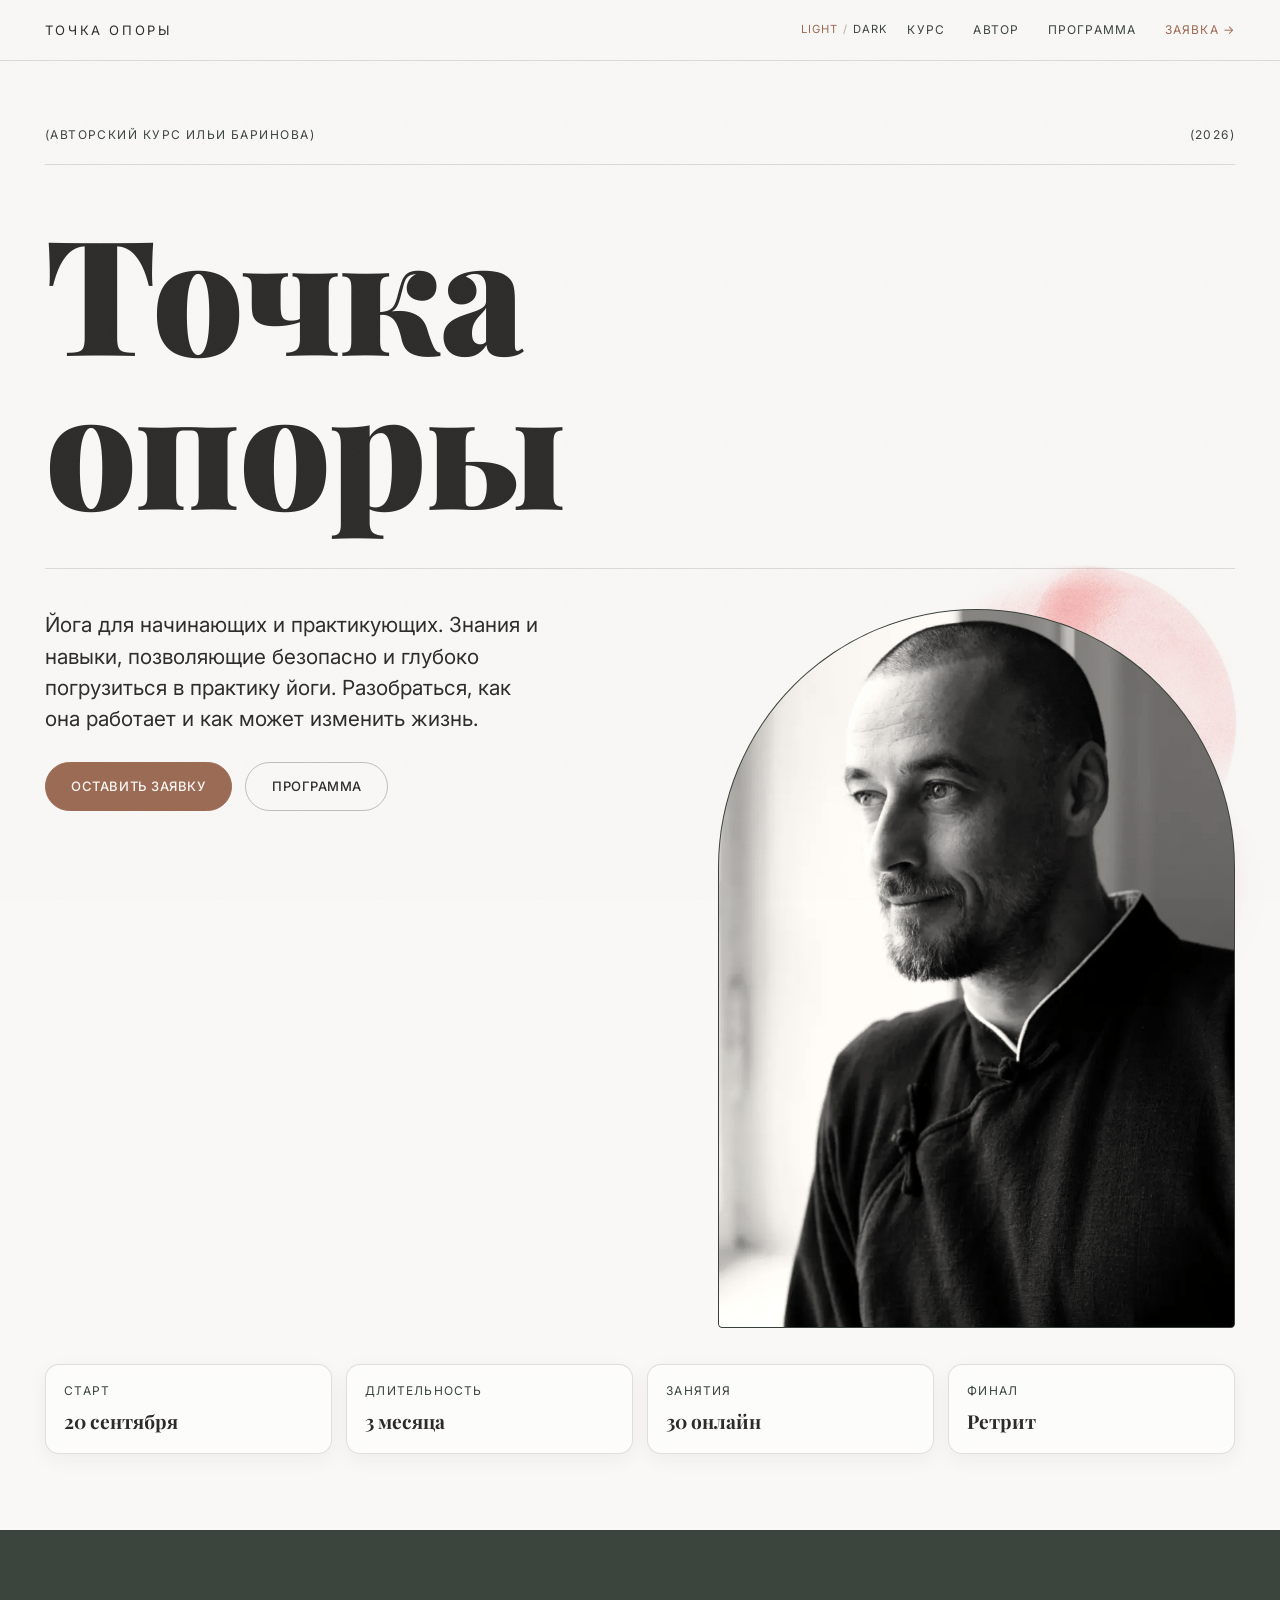
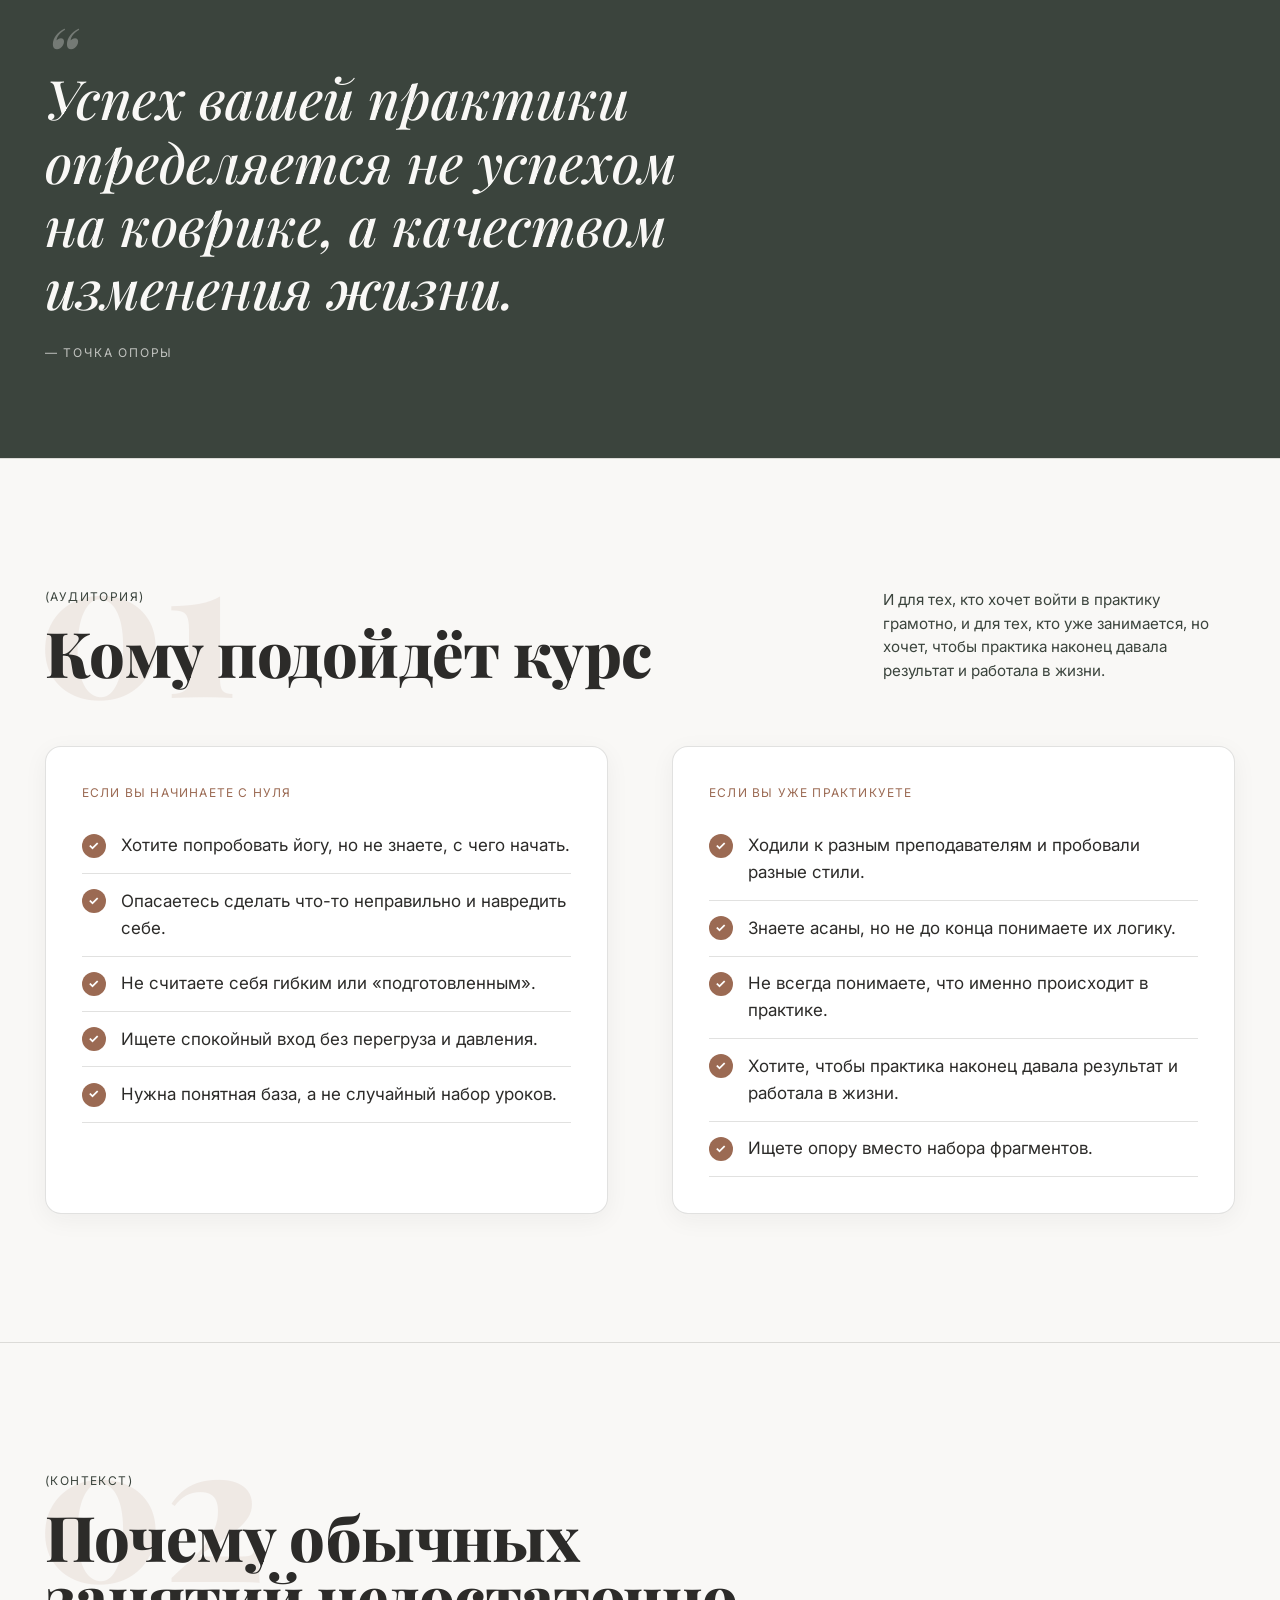
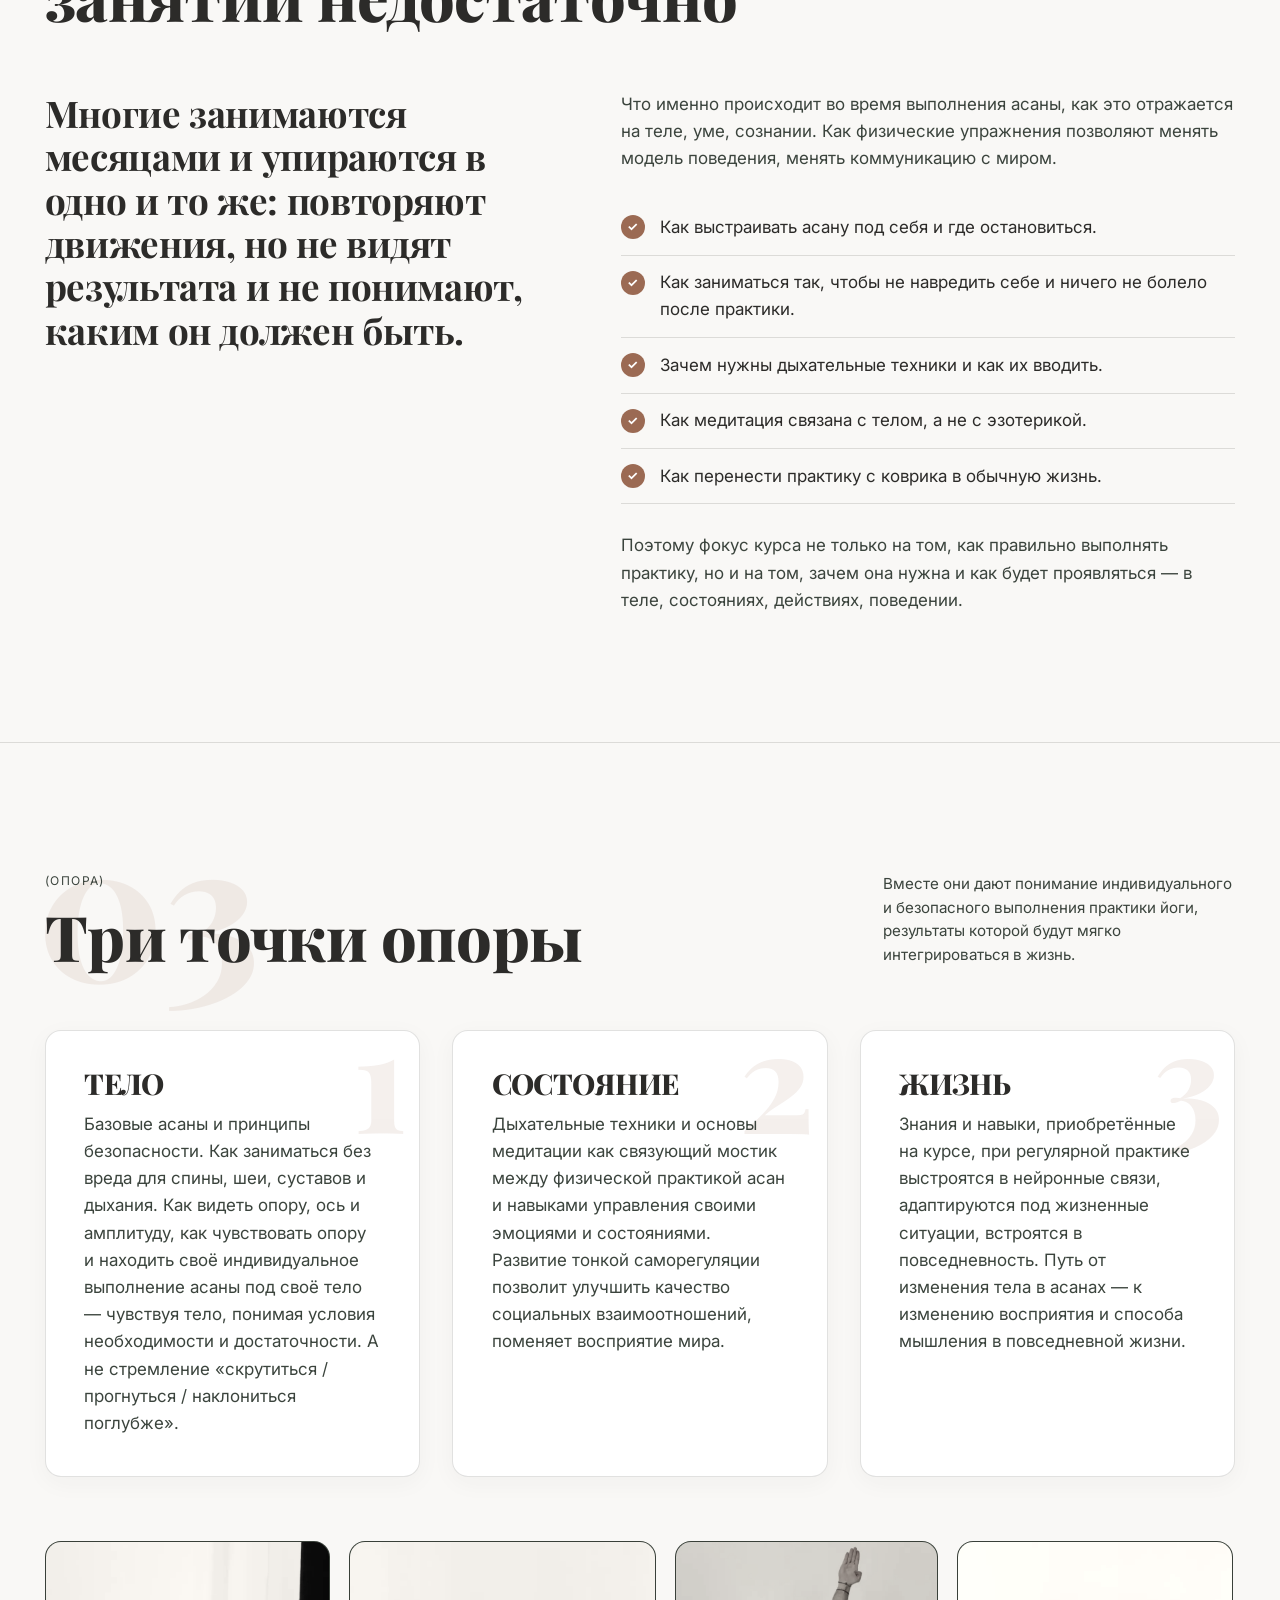
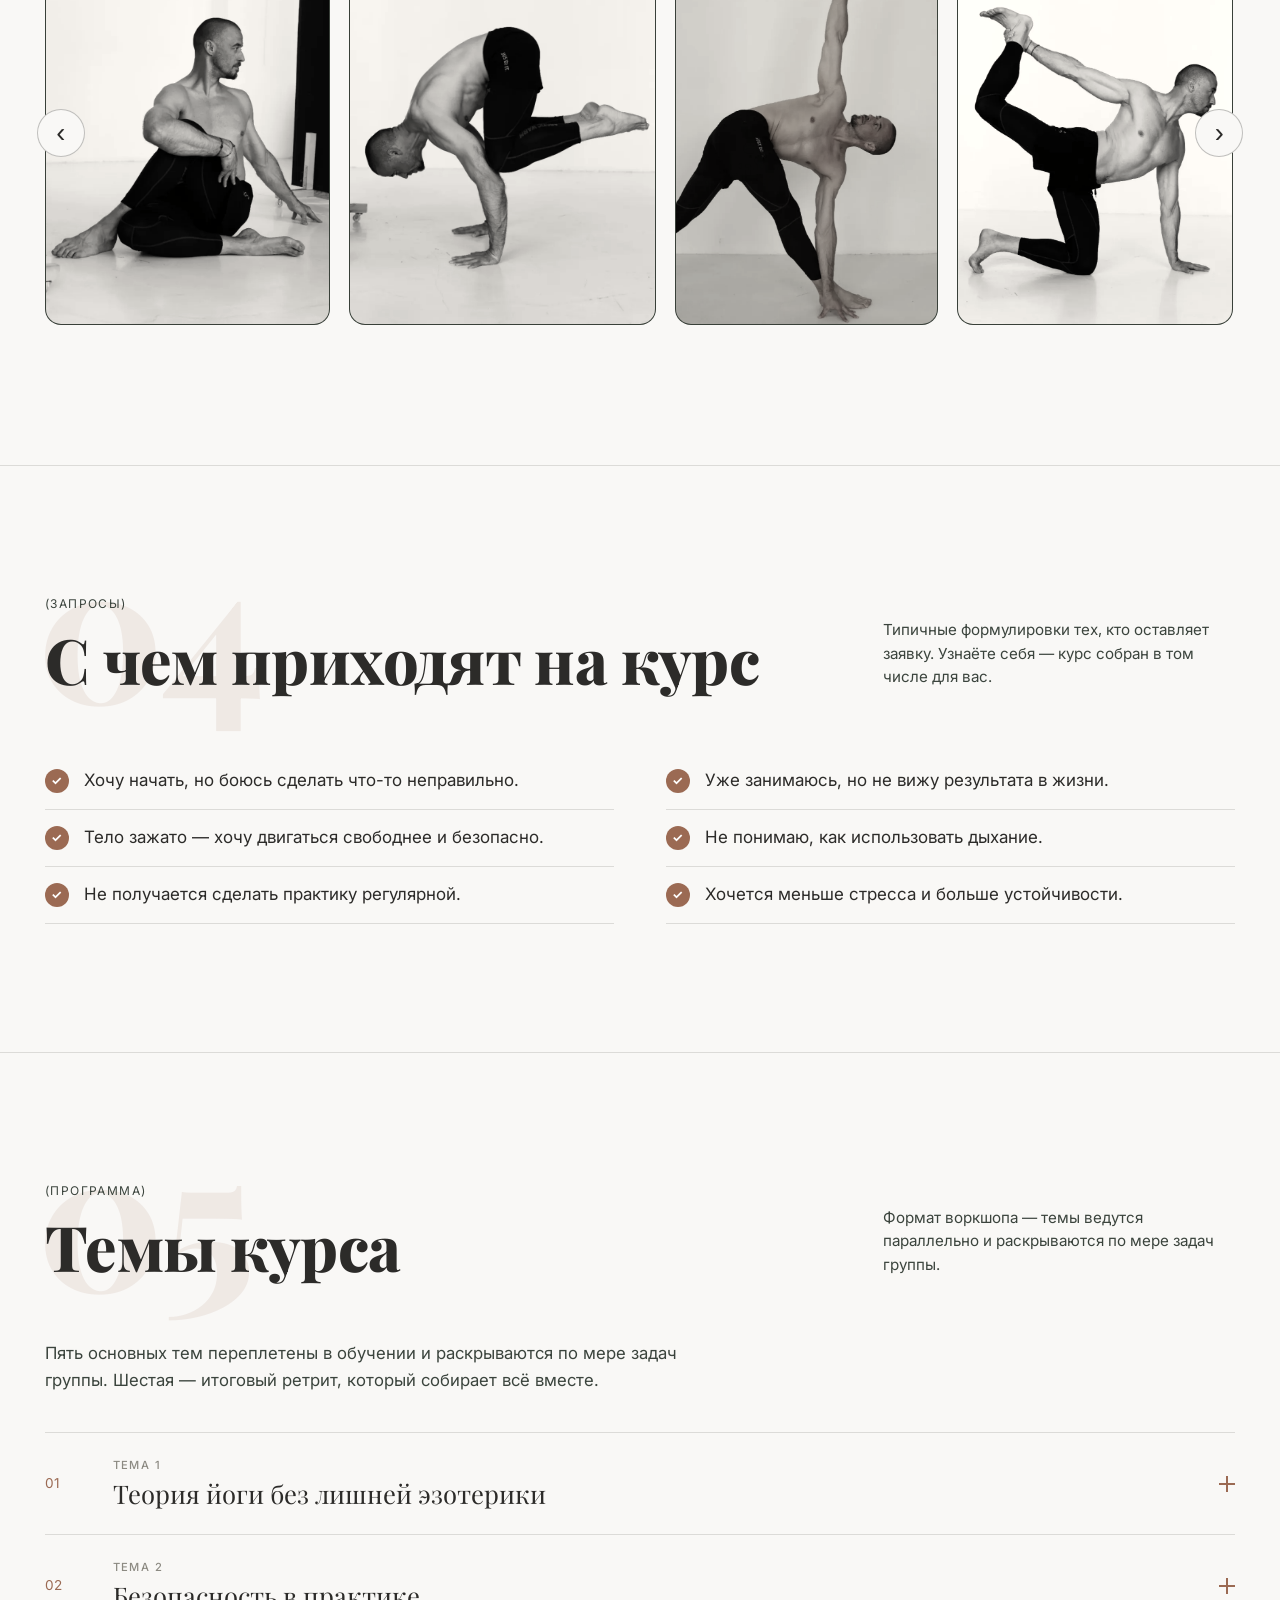
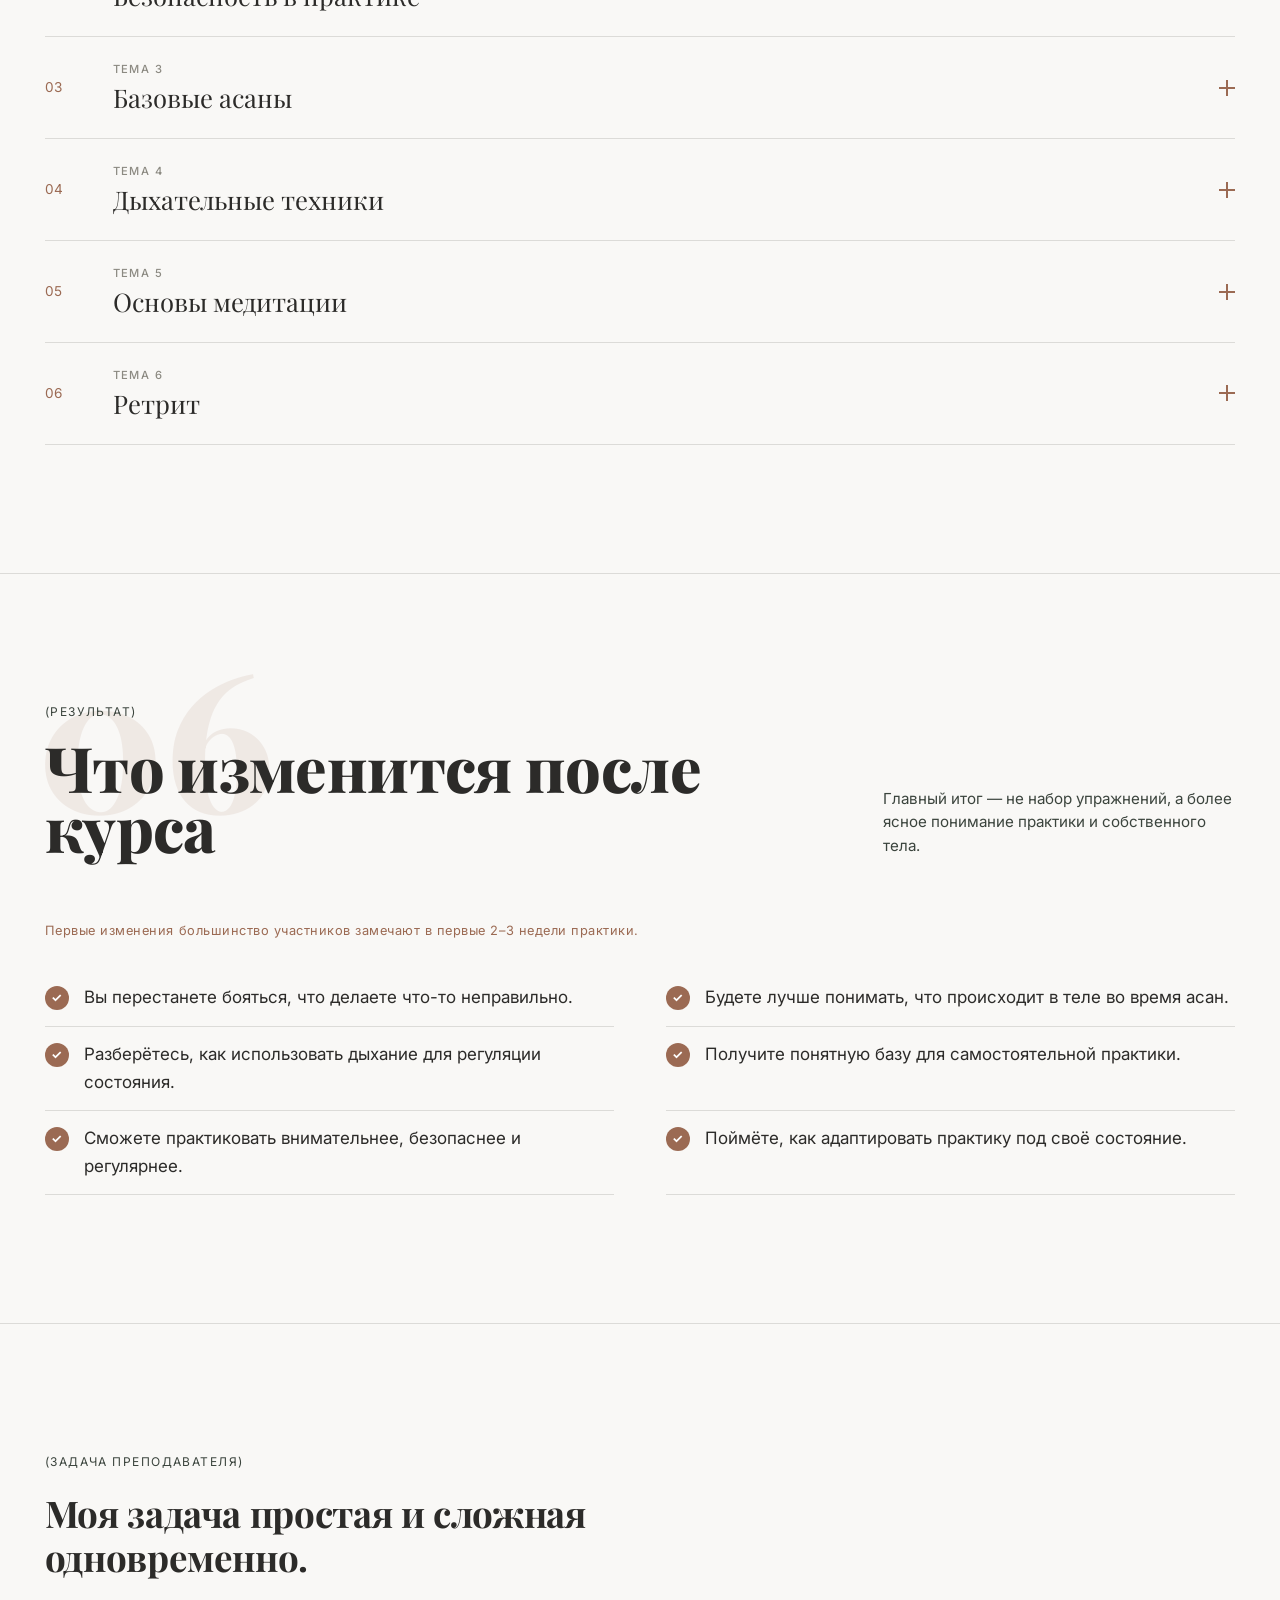
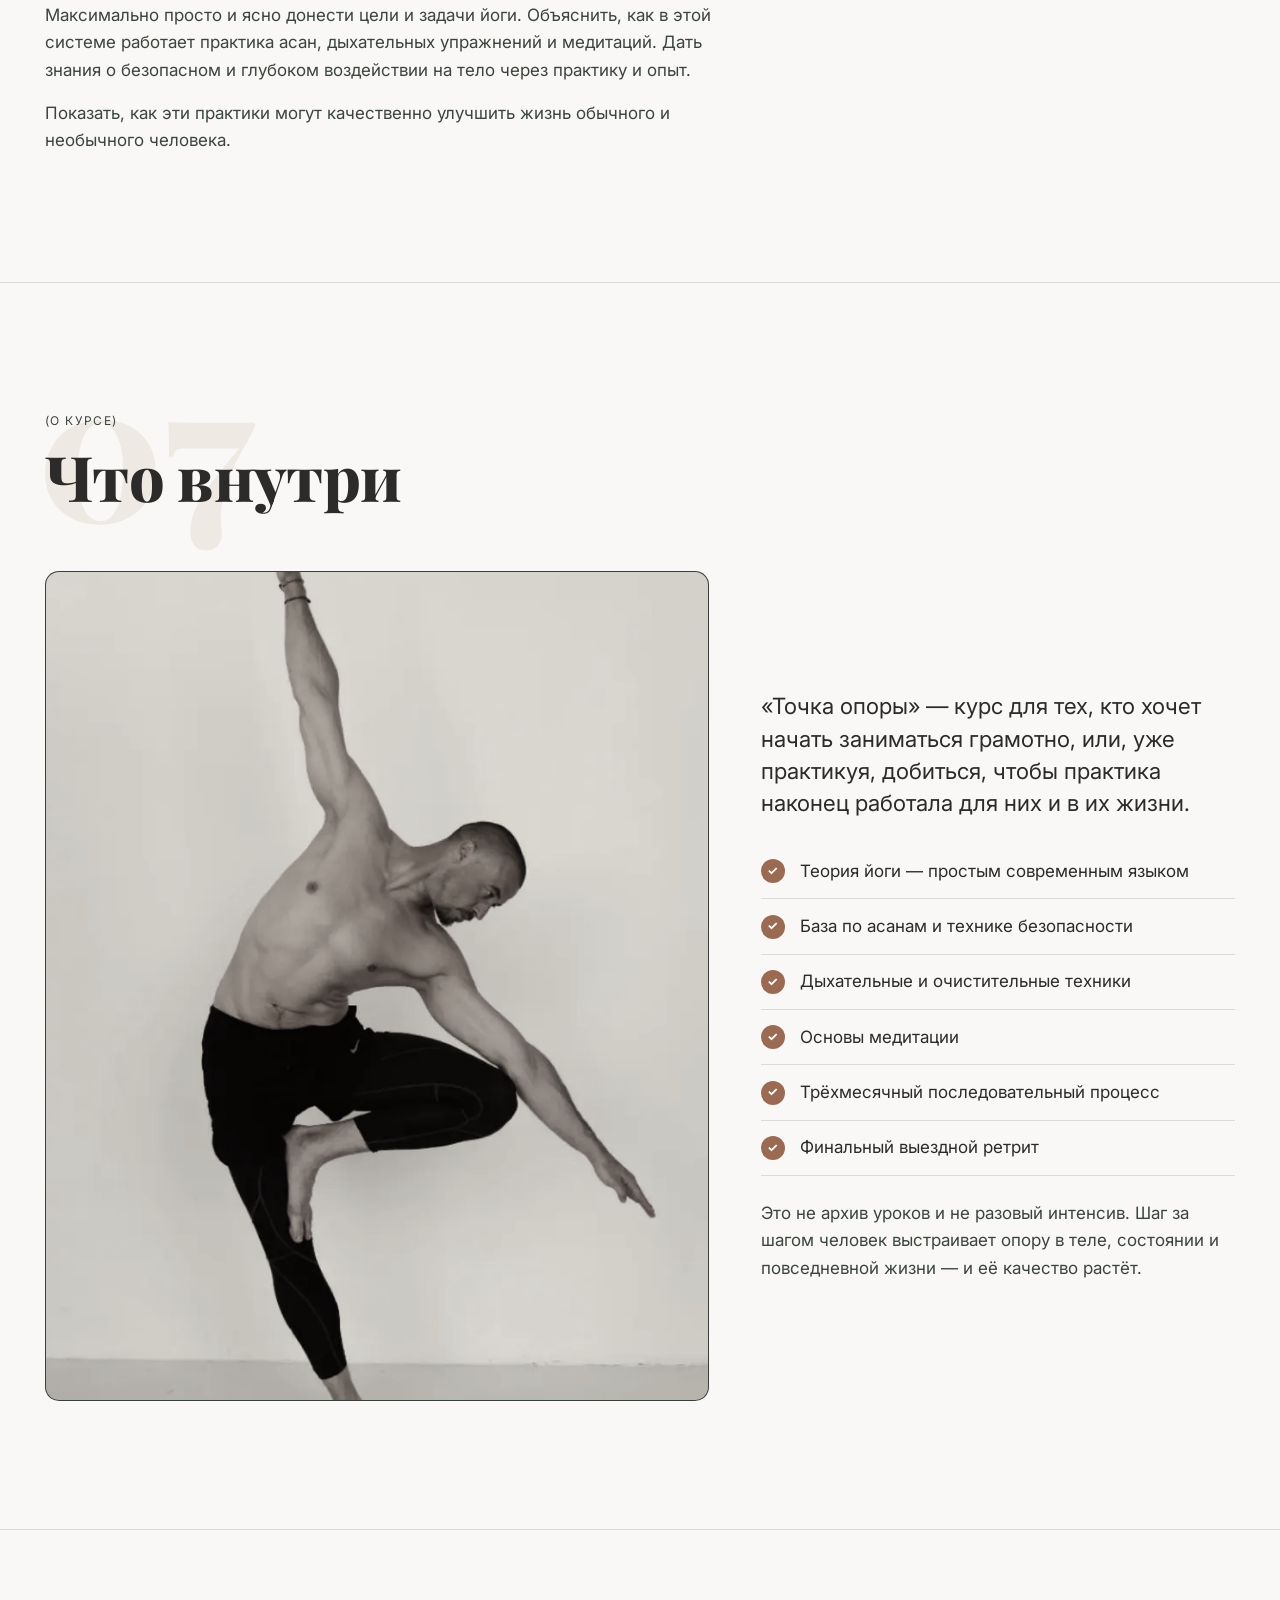
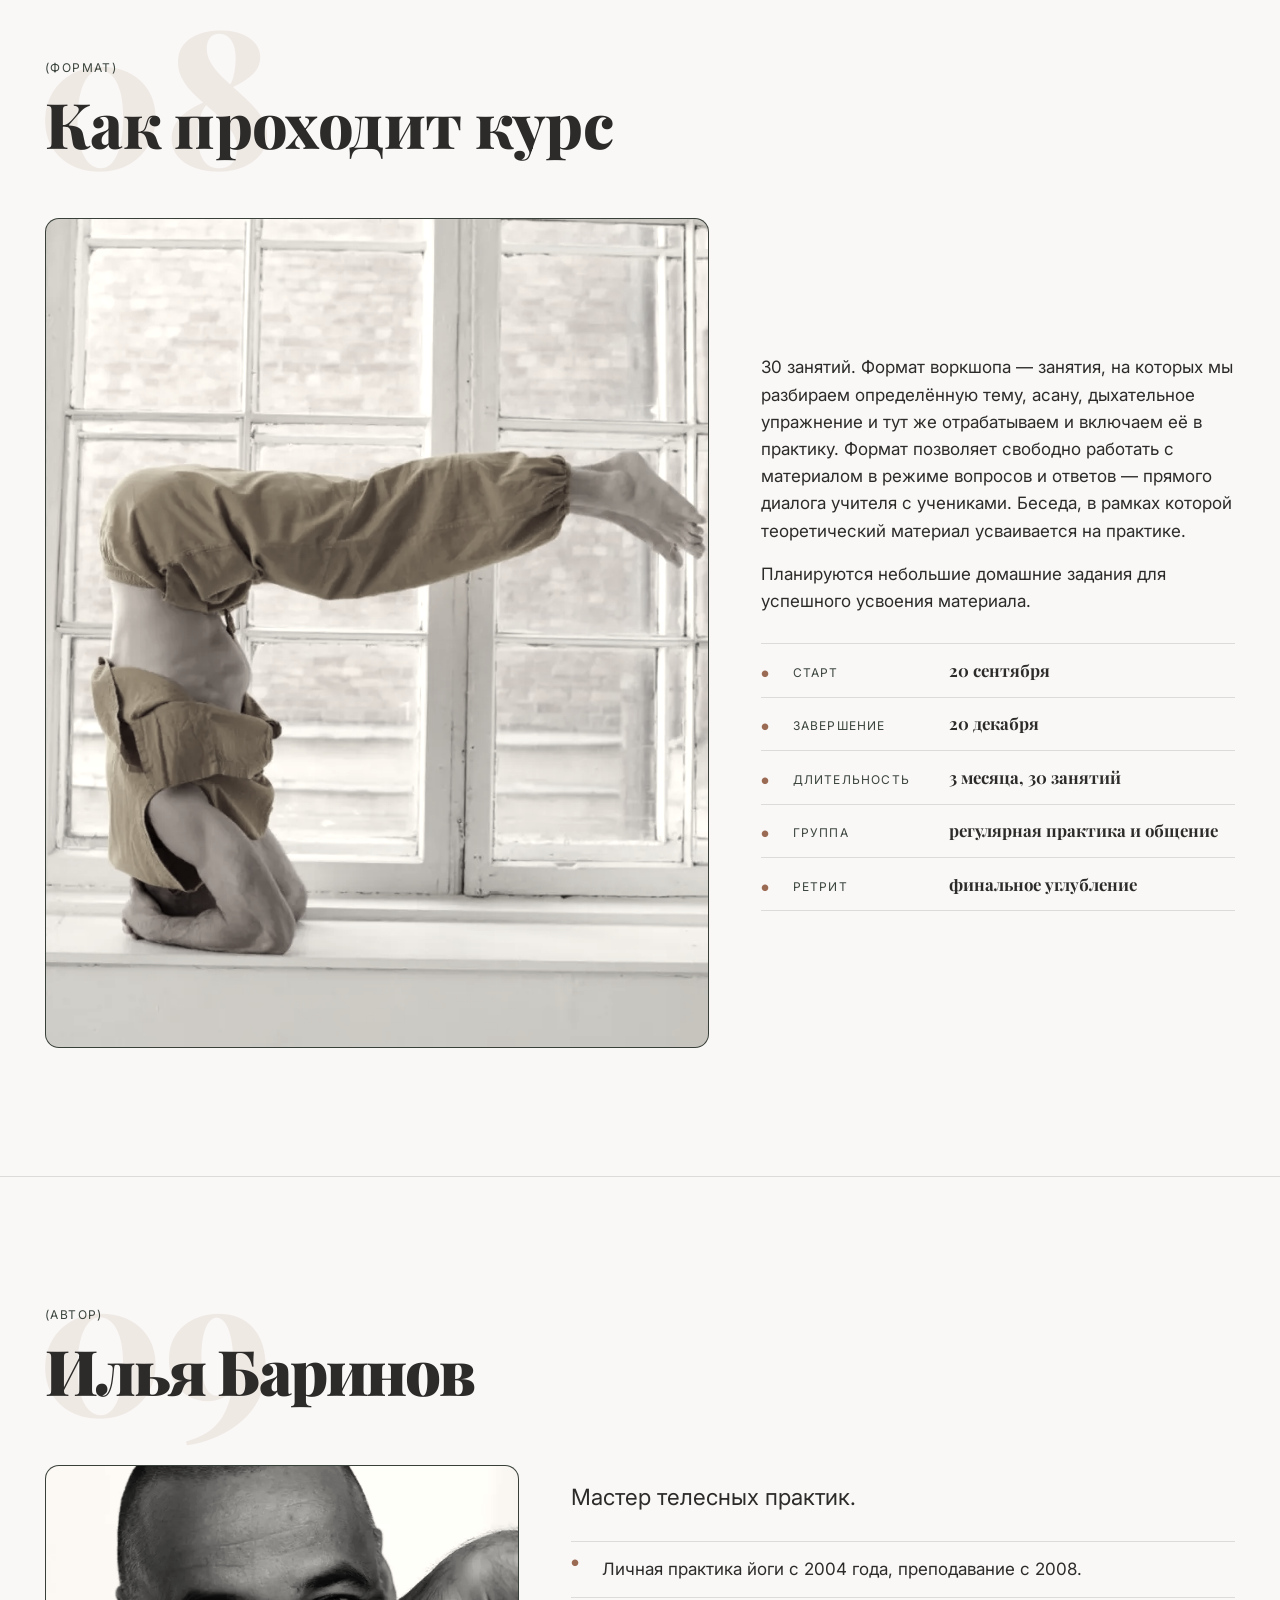
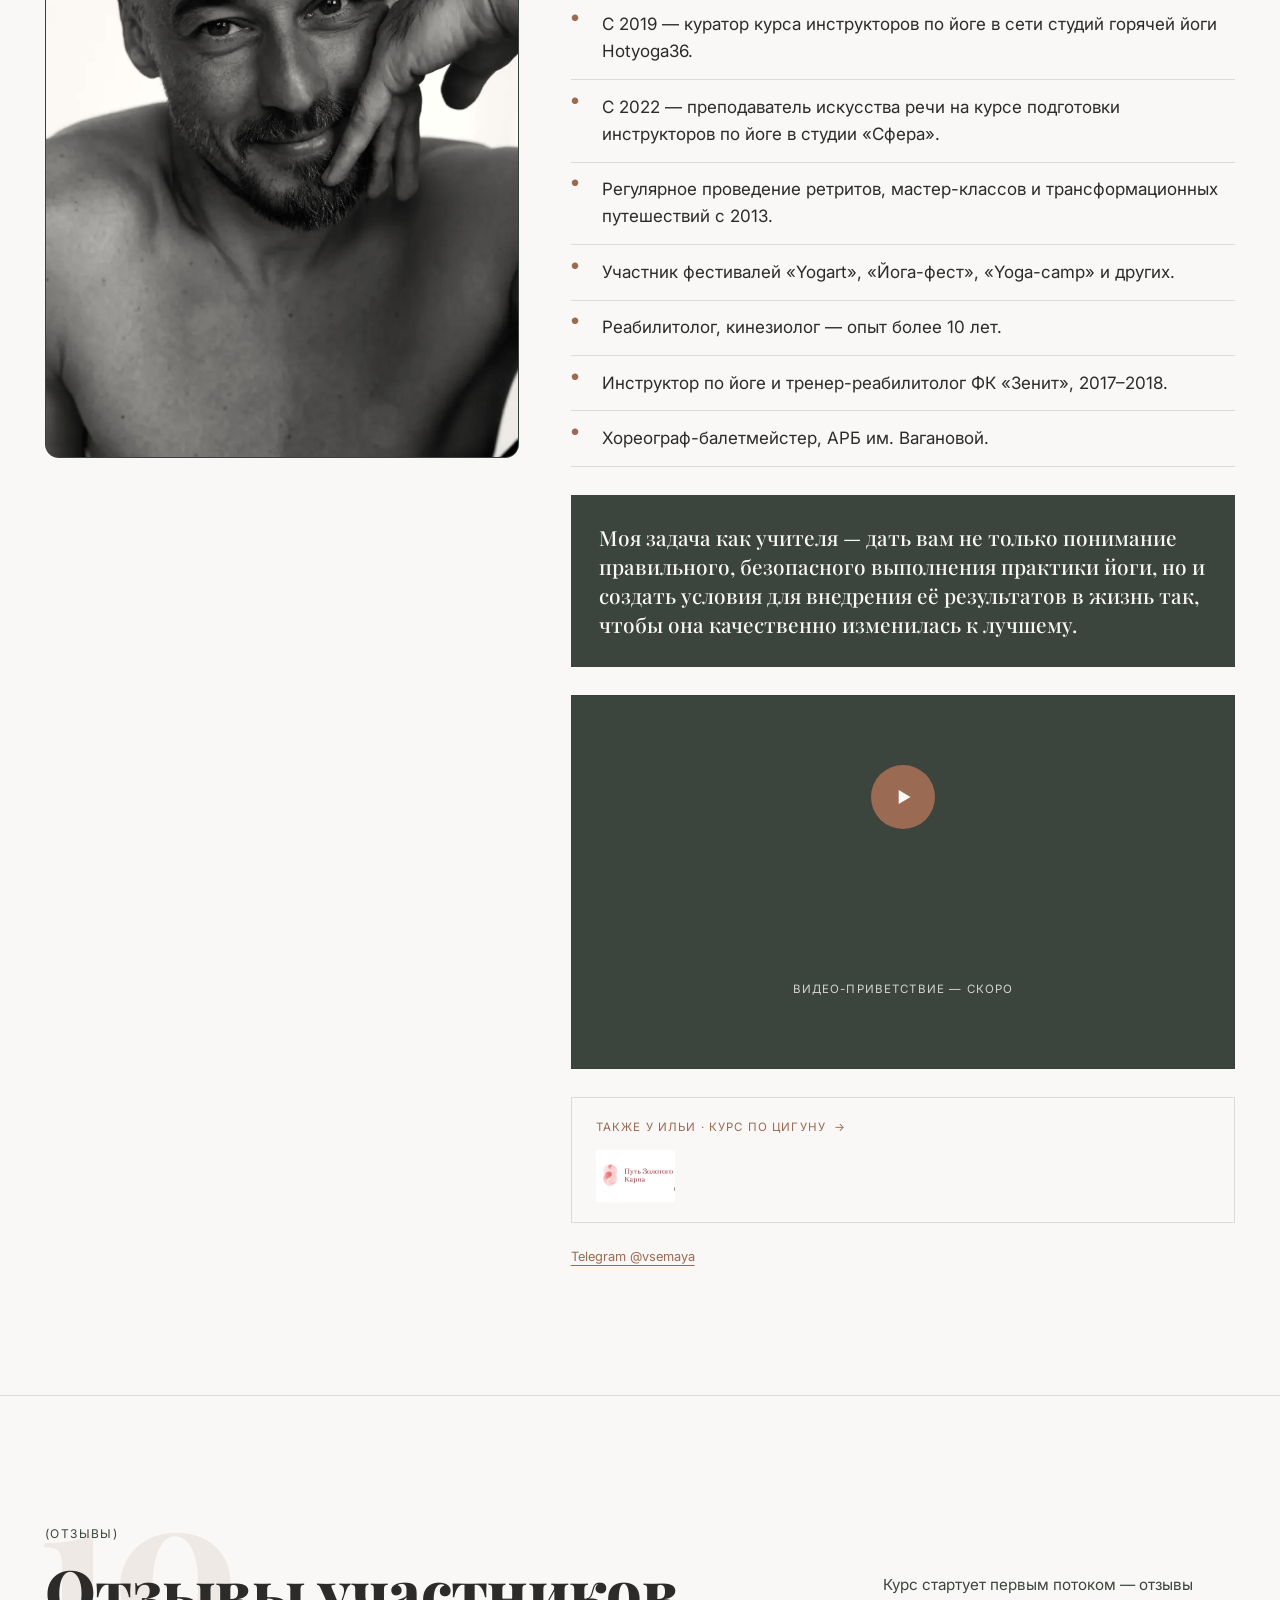
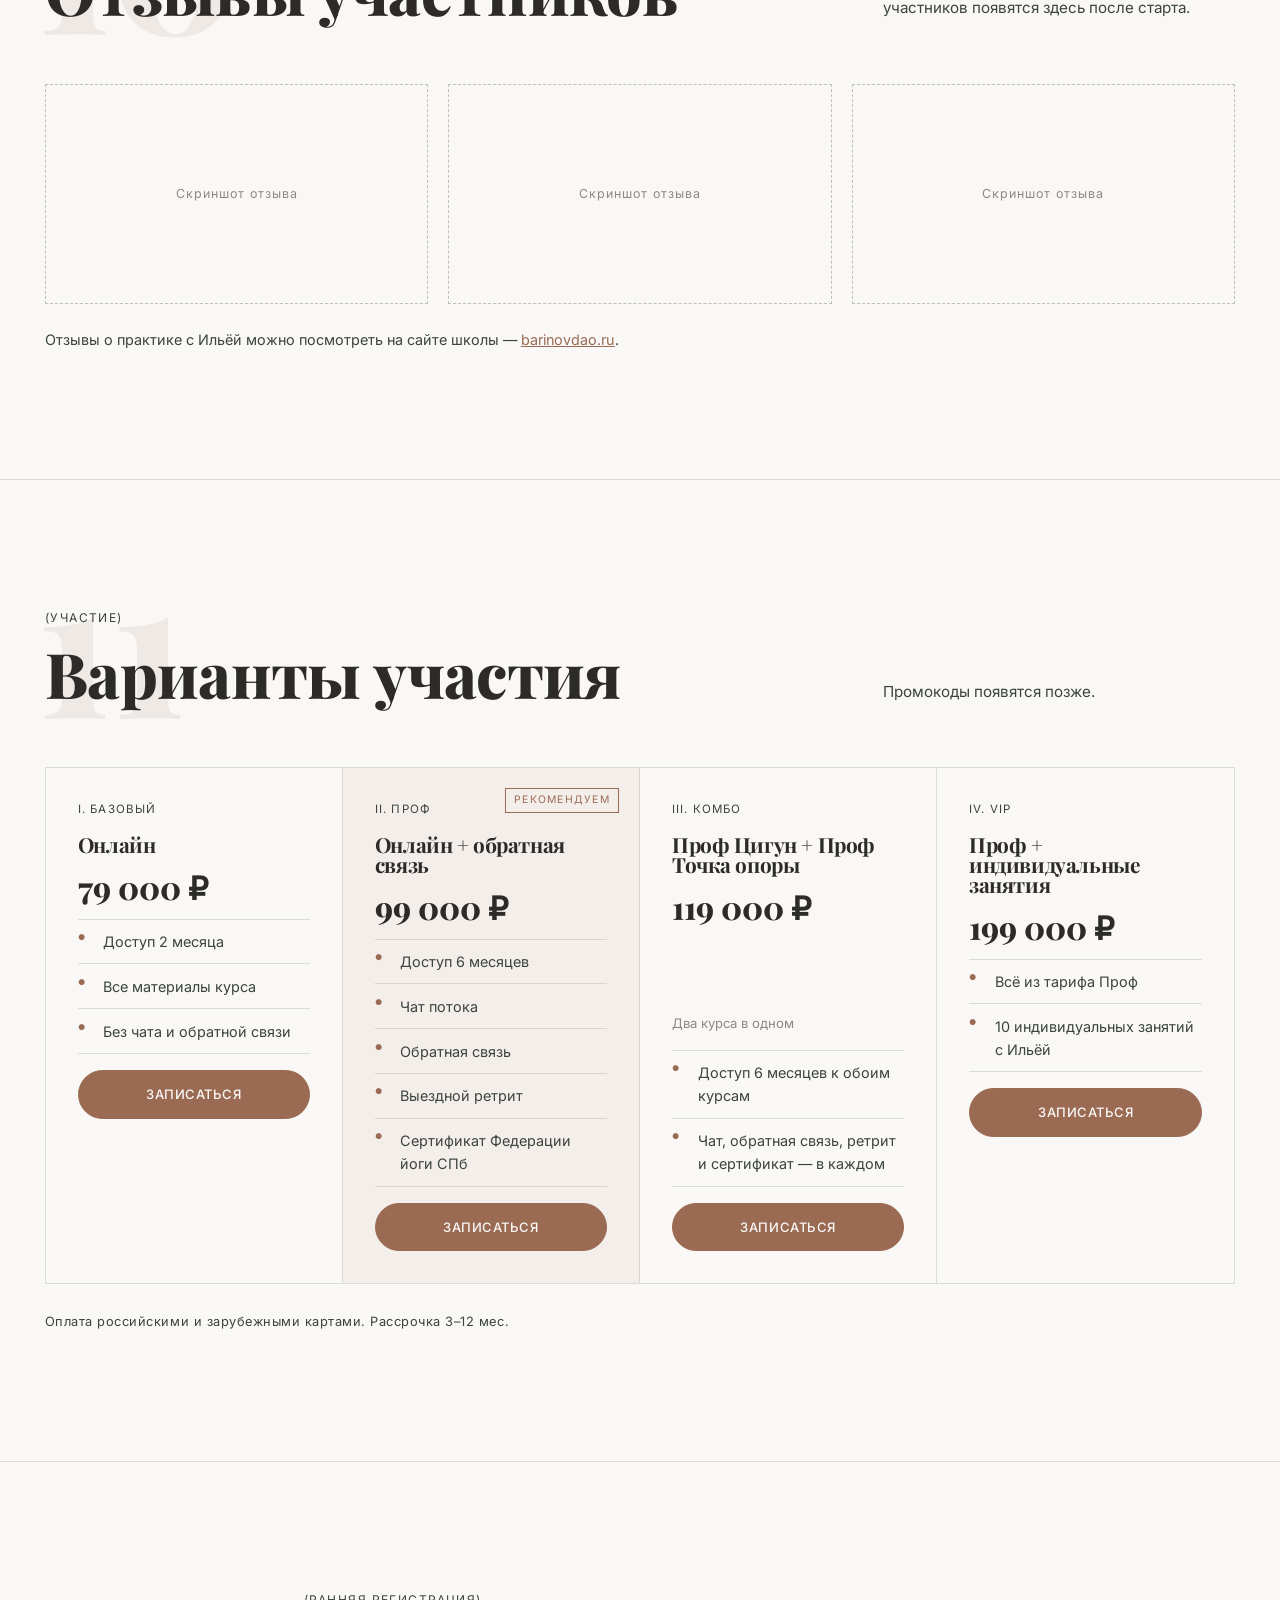
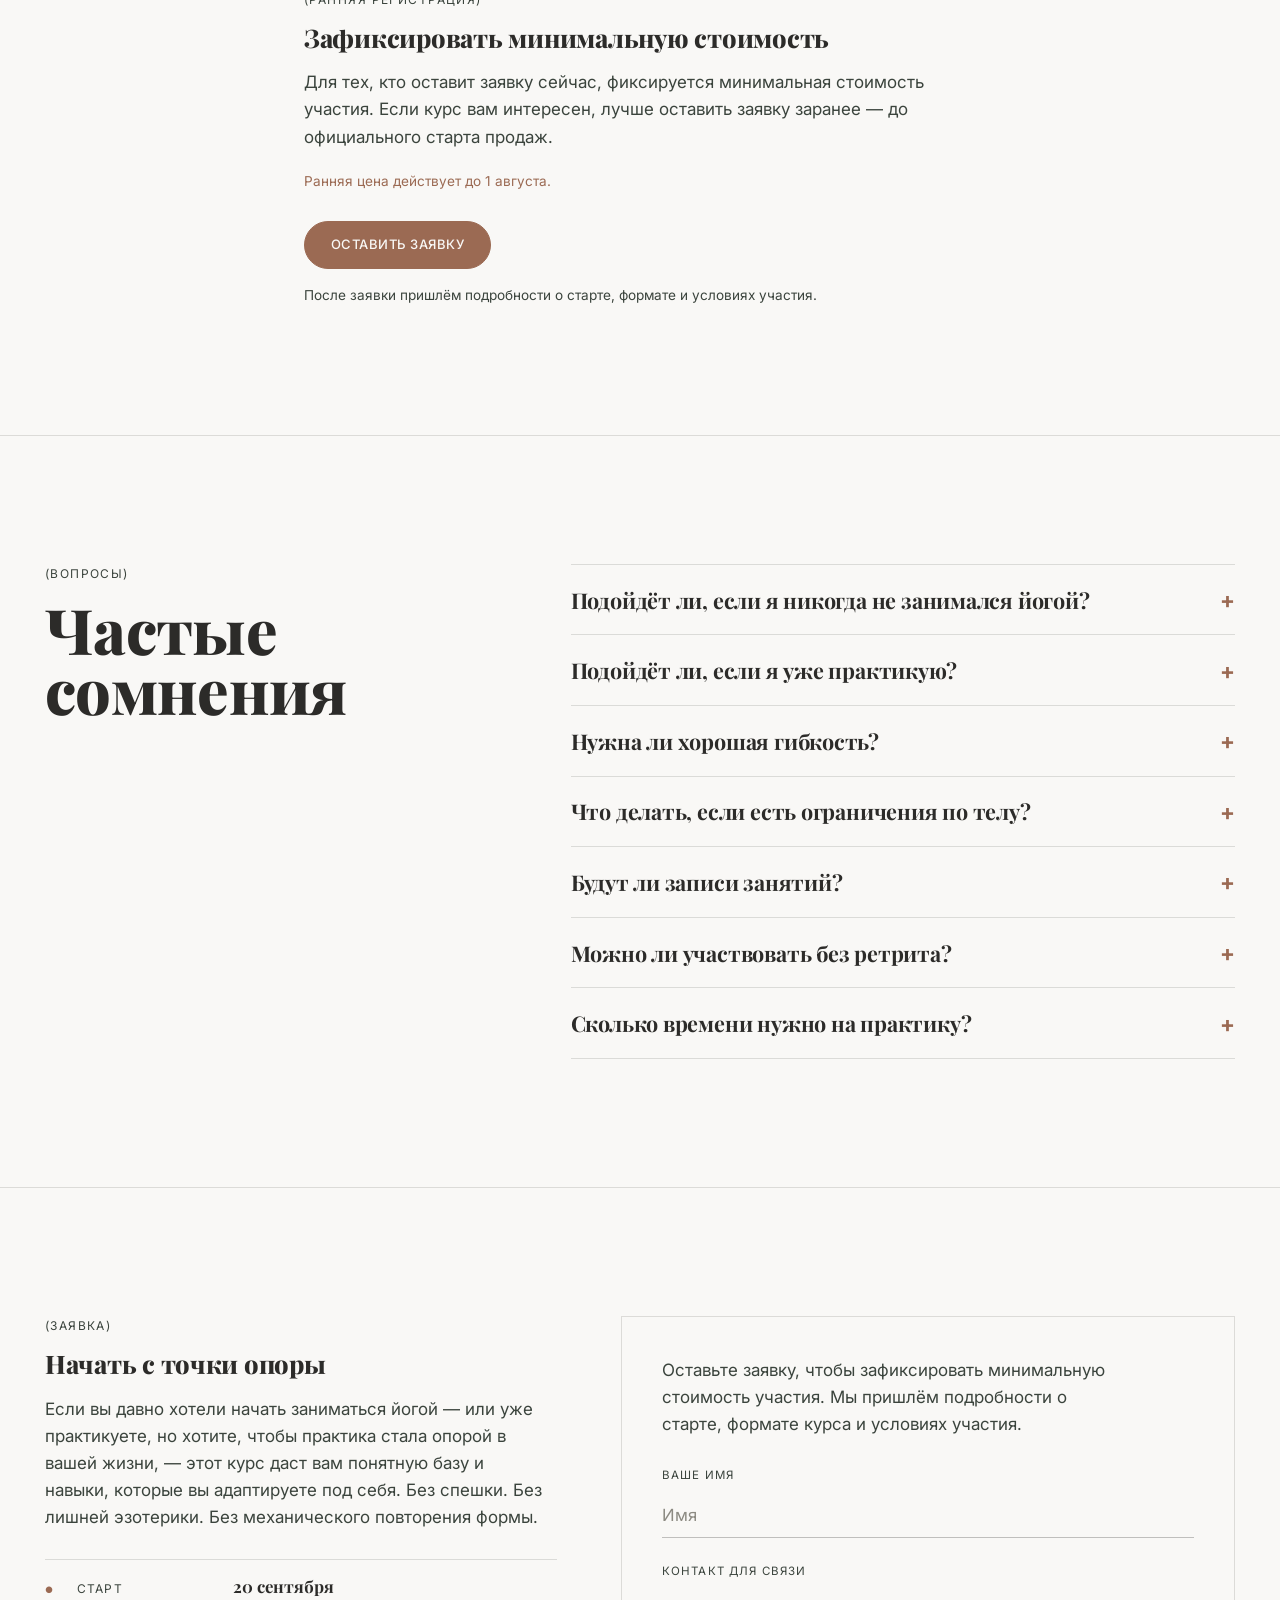
<file: tochka-opory-test.html>
<!doctype html>
<html lang="ru">
<head>
  <meta charset="utf-8">
  <meta name="viewport" content="width=device-width, initial-scale=1">
  <title>Точка опоры — курс Ильи Баринова по йоге</title>
  <meta name="description" content="Авторский курс «Точка опоры»: 3 месяца, 30 онлайн-занятий, финальный ретрит. Знания и навыки, позволяющие безопасно и глубоко погрузиться в практику йоги.">
  <meta name="theme-color" content="#F9F8F6">
  <meta property="og:type" content="website">
  <meta property="og:locale" content="ru_RU">
  <meta property="og:title" content="Точка опоры — курс Ильи Баринова">
  <meta property="og:description" content="3 месяца, 30 онлайн-занятий, финальный ретрит. Йога для начинающих и практикующих.">
  <meta property="og:image" content="https://utromaya-code.github.io/barinov-courses-landing/assets/images/tochka-opory/editorial/ilya-portrait-tang.jpg">
  <meta property="og:url" content="https://utromaya-code.github.io/barinov-courses-landing/tochka-opory.html">
  <link rel="canonical" href="https://utromaya-code.github.io/barinov-courses-landing/tochka-opory.html">
  <meta name="twitter:card" content="summary_large_image">
  <link rel="icon" type="image/jpeg" href="assets/brand/karp-mark-red.jpg">
  <link rel="apple-touch-icon" href="assets/brand/karp-mark-red.jpg">
  <script>(function(){if(window.matchMedia("(prefers-color-scheme:dark)").matches){document.documentElement.setAttribute("data-theme","dark");var m=document.querySelector("meta[name='theme-color']");if(m)m.content="#1A1714";}})()</script>
  <link rel="preconnect" href="https://fonts.googleapis.com">
  <link rel="preconnect" href="https://fonts.gstatic.com" crossorigin>
  <link href="https://fonts.googleapis.com/css2?family=Inter:wght@400;500;600;700&family=Playfair+Display:ital,wght@0,400;0,500;0,600;0,700;0,800;0,900;1,400;1,500;1,600&display=swap" rel="stylesheet">
  <link rel="preload" as="image" href="assets/images/tochka-opory/editorial/ilya-portrait-tang.webp" imagesrcset="assets/images/tochka-opory/editorial/ilya-portrait-tang-768.webp 768w, assets/images/tochka-opory/editorial/ilya-portrait-tang.webp 1129w" imagesizes="(max-width: 1024px) 92vw, 45vw">
  <style>
    /* =====================================================
       ТОЧКА ОПОРЫ — editorial (Obys-style), палитра по знаку карпа
       Тёплая бумага + почти-чёрный + красно-серый дуэт
       ===================================================== */

    :root {
      --paper:    #F9F8F6; /* тёплый молочный фон */
      --bg-accent:#EFECE6; /* светлый песочный — акцентные секции */
      --ink:      #2C2B29; /* глубокий графит, мягче чёрного */
      --cinnabar: #9B6A53; /* терракота/глина — CTA, маркеры, акцент */
      --ember:    #855845; /* терракота темнее — hover */
      --charcoal: #3B443D; /* тёмный шалфей — блок цитаты + второй текст */
      --mute:     #8C8A82; /* микро-лейблы, декор */
      --line:     rgba(44, 43, 41, 0.14);
      --line-strong: rgba(44, 43, 41, 0.28);

      --font-head: "Playfair Display", Georgia, serif;
      --font-body: "Inter", system-ui, -apple-system, sans-serif;
      --font-mono: "Inter", system-ui, sans-serif;

      --container: 1280px;
      --header-h: 60px;
    }

    *, *::before, *::after { box-sizing: border-box; }

    html {
      scroll-behavior: smooth;
      overflow-x: clip;
    }

    body {
      margin: 0;
      font-family: var(--font-body);
      font-size: clamp(1rem, 0.96rem + 0.2vw, 1.0625rem);
      line-height: 1.6;
      color: var(--ink);
      background: var(--paper);
      transition: background-color 0.3s ease, color 0.3s ease;
    }

    body.nav-open { overflow: hidden; }

    /* Зернистость набрызга — лёгкая фактура фона */
    body::after {
      content: "";
      position: fixed;
      inset: 0;
      z-index: 2000;
      pointer-events: none;
      opacity: 0.04;
      background-image: url("data:image/svg+xml,%3Csvg xmlns='http://www.w3.org/2000/svg' width='160' height='160'%3E%3Cfilter id='n'%3E%3CfeTurbulence type='fractalNoise' baseFrequency='0.85' numOctaves='2'/%3E%3C/filter%3E%3Crect width='100%25' height='100%25' filter='url(%23n)'/%3E%3C/svg%3E");
    }

    img { display: block; max-width: 100%; height: auto; }
    a { color: inherit; }
    p { margin: 0; }

    h1, h2, h3 {
      font-family: var(--font-head);
      margin: 0;
      text-transform: uppercase;
      letter-spacing: -0.02em;
      line-height: 0.96;
      font-weight: 800;
    }

    .karp-mark { mix-blend-mode: multiply; }

    :focus-visible {
      outline: 2px solid var(--cinnabar);
      outline-offset: 3px;
    }

    ::selection { background: var(--cinnabar); color: var(--paper); }

    .skip-link {
      position: absolute;
      left: -9999px;
      top: 8px;
      z-index: 3000;
      background: var(--paper);
      color: var(--ink);
      padding: 8px 12px;
      border: 1px solid var(--line);
    }
    .skip-link:focus { left: 8px; }

    .container {
      width: min(var(--container), calc(100% - clamp(2.5rem, 7vw, 10rem)));
      margin-inline: auto;
    }

    section { scroll-margin-top: calc(var(--header-h) + 8px); }

    .section { padding: clamp(3.5rem, 8vw, 7rem) 0; }
    .section--line { border-top: 1px solid var(--line); }
    .section--ink { background: var(--charcoal); color: var(--paper); }

    /* Микро-лейблы капителью */
    .label {
      font-family: var(--font-mono);
      font-size: 0.75rem;
      letter-spacing: 0.12em;
      text-transform: uppercase;
      color: var(--charcoal);
      margin: 0;
    }

    .lede {
      font-size: clamp(1.1rem, 1rem + 0.55vw, 1.4rem);
      line-height: 1.45;
      color: var(--ink);
    }

    .aside-note { color: var(--charcoal); max-width: 46ch; }

    /* Заголовок секции: крупный номер + лейбл + заголовок + сноска */
    .sec-head {
      display: grid;
      grid-template-columns: minmax(4.5rem, 6rem) minmax(0, 1fr) minmax(0, 22rem);
      gap: clamp(1rem, 3vw, 3rem);
      align-items: start;
      margin-bottom: clamp(2.5rem, 5vw, 4rem);
    }

    .sec-num {
      font-family: var(--font-head);
      font-weight: 800;
      font-size: clamp(2.25rem, 1.5rem + 3vw, 4rem);
      line-height: 0.9;
      color: var(--cinnabar);
    }

    .sec-head .label { margin-bottom: 1rem; }

    .sec-head h2 { font-size: clamp(1.9rem, 1.2rem + 3.4vw, 4rem); }

    .sec-aside {
      color: var(--charcoal);
      font-size: 0.95rem;
      line-height: 1.55;
      align-self: end;
    }

    /* Кнопки / текстовые CTA */
    .btn {
      display: inline-flex;
      align-items: center;
      justify-content: center;
      gap: 0.5rem;
      min-height: 48px;
      padding: 0.8rem 1.6rem;
      border: 1px solid var(--cinnabar);
      background: var(--cinnabar);
      color: var(--paper);
      font-family: var(--font-mono);
      font-size: 0.8125rem;
      font-weight: 500;
      letter-spacing: 0.08em;
      text-transform: uppercase;
      text-decoration: none;
      cursor: pointer;
      transition: background 0.25s ease, border-color 0.25s ease, color 0.25s ease;
    }
    .btn:hover { background: var(--ember); border-color: var(--ember); }

    .btn-ghost {
      background: transparent;
      color: var(--ink);
      border-color: var(--line-strong);
    }
    .btn-ghost:hover { background: transparent; color: var(--cinnabar); border-color: var(--cinnabar); }

    /* Текстовая ссылка-CTA (editorial) */
    .link-cta {
      font-family: var(--font-mono);
      font-size: 0.8125rem;
      letter-spacing: 0.08em;
      text-transform: uppercase;
      text-decoration: none;
      color: var(--cinnabar);
      border-bottom: 1px solid var(--cinnabar);
      padding-bottom: 2px;
      transition: color 0.2s ease, border-color 0.2s ease;
    }
    .link-cta:hover { color: var(--ember); border-color: var(--ember); }

    /* =================== ШАПКА =================== */
    .site-header {
      position: sticky;
      top: 0;
      z-index: 100;
      min-height: var(--header-h);
      background: var(--paper);
      isolation: isolate;
      border-bottom: 1px solid var(--line);
      transition: background-color 0.3s ease, border-color 0.3s ease;
    }
    .site-header.is-scrolled { box-shadow: 0 6px 20px rgba(42, 37, 34, 0.05); }

    .header-inner {
      display: flex;
      align-items: center;
      gap: 1rem;
      min-height: var(--header-h);
    }

    .brand {
      display: inline-flex;
      align-items: center;
      gap: 0.55rem;
      text-decoration: none;
      margin-right: auto;
    }
    .brand-seal { width: 30px; height: 30px; object-fit: contain; flex-shrink: 0; }
    .brand-name {
      font-family: var(--font-mono);
      font-size: 0.8125rem;
      letter-spacing: 0.2em;
      text-transform: uppercase;
      color: var(--ink);
    }

    .site-nav { display: flex; align-items: center; gap: clamp(1rem, 2.2vw, 2rem); }
    .site-nav a {
      font-family: var(--font-mono);
      font-size: 0.75rem;
      letter-spacing: 0.1em;
      text-transform: uppercase;
      text-decoration: none;
      color: var(--charcoal);
      padding: 0.35rem 0;
      transition: color 0.2s ease;
    }
    .site-nav a:hover { color: var(--cinnabar); }
    .site-nav .nav-cta { color: var(--cinnabar); }

    .nav-toggle {
      display: none;
      width: 44px; height: 44px;
      border: 1px solid var(--line-strong);
      background: var(--paper);
      cursor: pointer;
      padding: 0;
    }
    .nav-toggle span { display: block; width: 18px; height: 2px; margin: 4px auto; background: var(--ink); }

    /* =================== ПЕРЕКЛЮЧАТЕЛЬ ТЕМЫ =================== */
    .theme-toggle {
      background: none; border: none; cursor: pointer;
      font-family: var(--font-mono); font-size: 0.7rem;
      letter-spacing: 0.1em; text-transform: uppercase;
      color: var(--charcoal); padding: 0.35rem 0.2rem;
      display: inline-flex; align-items: center; gap: 0.1rem;
      min-height: 44px; line-height: 1; white-space: nowrap;
    }
    .theme-toggle:focus-visible { outline: 2px solid var(--cinnabar); outline-offset: 3px; }
    .theme-label-light, .theme-label-dark { transition: color 0.2s ease; }
    .theme-sep { opacity: 0.4; }
    :root:not([data-theme="dark"]) .theme-label-light { color: var(--cinnabar); }
    :root[data-theme="dark"] .theme-label-dark { color: var(--cinnabar); }

    /* =================== HERO =================== */
    .hero { position: relative; overflow: hidden; padding: clamp(2rem, 5vw, 4rem) 0 clamp(3rem, 6vw, 5rem); }

    .hero-watermark {
      position: absolute;
      top: 50%;
      right: -4%;
      transform: translateY(-50%);
      height: min(80vh, 720px);
      width: auto;
      opacity: 0.5;
      mix-blend-mode: multiply;
      pointer-events: none;
      z-index: 0;
    }
    .hero .container { position: relative; z-index: 1; }

    .hero-top {
      display: flex;
      justify-content: space-between;
      gap: 1rem;
      padding-bottom: 1.25rem;
      border-bottom: 1px solid var(--line);
    }

    .hero h1 {
      font-size: clamp(3.2rem, 1rem + 13vw, 10rem);
      font-weight: 900;
      letter-spacing: -0.03em;
      line-height: 0.86;
      margin: clamp(1.5rem, 4vw, 3rem) 0 0;
    }

    .hero-mid {
      display: grid;
      grid-template-columns: minmax(0, 1fr) minmax(0, 0.85fr);
      gap: clamp(2rem, 5vw, 4rem);
      align-items: start;
      margin-top: clamp(1.5rem, 4vw, 3rem);
      padding-top: clamp(1.5rem, 4vw, 2.5rem);
      border-top: 1px solid var(--line);
    }

    .hero-subtitle {
      font-size: clamp(1.05rem, 0.95rem + 0.5vw, 1.3rem);
      line-height: 1.5;
      color: var(--ink);
      max-width: 38ch;
    }
    .hero-actions { margin-top: 1.75rem; display: flex; flex-wrap: wrap; gap: 0.85rem; }

    .hero-visual .photo-frame { aspect-ratio: 4 / 5; }

    .facts {
      list-style: none;
      margin: clamp(2rem, 4vw, 3rem) 0 0;
      padding: 0;
      border-top: 1px solid var(--line);
    }
    .facts li {
      display: grid;
      grid-template-columns: 1.25rem minmax(7rem, 12rem) 1fr;
      align-items: baseline;
      gap: 0.75rem;
      padding: 0.85rem 0;
      border-bottom: 1px solid var(--line);
    }
    .facts .dot { color: var(--cinnabar); font-size: 0.7rem; line-height: 1.6; }
    .facts .k {
      font-family: var(--font-mono);
      font-size: 0.75rem;
      letter-spacing: 0.1em;
      text-transform: uppercase;
      color: var(--charcoal);
    }
    .facts .v {
      font-family: var(--font-head);
      font-weight: 700;
      text-transform: uppercase;
      font-size: 1.05rem;
    }

    /* Фото — строгие прямоугольники, сдержанный тёплый тон */
    .photo-frame {
      overflow: hidden;
      background: var(--charcoal);
      border: 1px solid var(--line);
    }
    .photo-frame img {
      width: 100%;
      height: 100%;
      object-fit: cover;
      filter: grayscale(0.85) sepia(0.08) contrast(1.02);
      transition: filter 0.5s ease, transform 0.6s ease;
    }
    .photo-frame--tall { aspect-ratio: 4 / 5; }
    .photo-frame--wide { aspect-ratio: 3 / 2; }

    /* =================== ЦИТАТА (серый ink-блок) =================== */
    .quote-band { padding: clamp(3.5rem, 8vw, 6rem) 0; }
    .quote-band blockquote {
      font-family: var(--font-head);
      font-weight: 800;
      text-transform: uppercase;
      letter-spacing: -0.02em;
      font-size: clamp(1.6rem, 1rem + 3.4vw, 3.6rem);
      line-height: 1.02;
      max-width: 20ch;
      margin: 0;
    }
    .quote-band cite {
      display: block;
      margin-top: 1.5rem;
      font-family: var(--font-mono);
      font-style: normal;
      font-size: 0.75rem;
      letter-spacing: 0.15em;
      text-transform: uppercase;
      color: var(--paper);
      opacity: 0.7;
    }

    /* =================== СПИСКИ =================== */
    .audience-cols {
      display: grid;
      grid-template-columns: 1fr 1fr;
      gap: clamp(2rem, 5vw, 4.5rem);
    }
    .col-label {
      font-family: var(--font-mono);
      font-size: 0.75rem;
      letter-spacing: 0.1em;
      text-transform: uppercase;
      color: var(--cinnabar);
      margin: 0 0 1rem;
    }

    .list-dotted { list-style: none; padding: 0; margin: 0; border-top: 1px solid var(--line); }
    .list-dotted li {
      display: grid;
      grid-template-columns: 1.25rem 1fr;
      gap: 0.7rem;
      padding: 0.85rem 0;
      border-bottom: 1px solid var(--line);
      color: var(--ink);
    }
    .list-dotted li::before { content: "●"; color: var(--cinnabar); font-size: 0.55rem; line-height: 1.7; }

    .statement {
      font-family: var(--font-head);
      font-weight: 700;
      text-transform: none;
      font-size: clamp(1.4rem, 1rem + 1.8vw, 2.3rem);
      line-height: 1.18;
      letter-spacing: -0.01em;
    }

    .essence-grid {
      display: grid;
      grid-template-columns: minmax(0, 1fr) minmax(0, 1.2fr);
      gap: clamp(2rem, 5vw, 5rem);
      align-items: start;
    }
    .essence-grid .statement { margin-bottom: 1.75rem; }

    /* Три опоры — табличные строки с крупным номером */
    .pillars { list-style: none; margin: 0; padding: 0; border-top: 1px solid var(--line); counter-reset: p; }
    .pillars li {
      counter-increment: p;
      display: grid;
      grid-template-columns: minmax(4.5rem, 6rem) minmax(0, 14rem) minmax(0, 1fr);
      gap: clamp(1rem, 3vw, 3rem);
      padding: clamp(1.5rem, 3vw, 2.5rem) 0;
      border-bottom: 1px solid var(--line);
      align-items: start;
    }
    .pillars li::before {
      content: counter(p, decimal-leading-zero);
      font-family: var(--font-head);
      font-weight: 800;
      font-size: clamp(2rem, 1.4rem + 2.4vw, 3.25rem);
      line-height: 0.9;
      color: var(--cinnabar);
    }
    .pillars h3 { font-size: clamp(1.4rem, 1.1rem + 1.4vw, 2rem); }
    .pillars p { color: var(--charcoal); }

    /* Лента асан */
    .asana-strip {
      margin-top: clamp(2.5rem, 5vw, 4rem);
      display: flex;
      gap: clamp(0.75rem, 1.5vw, 1.25rem);
      overflow-x: auto;
      scroll-snap-type: x mandatory;
      -webkit-overflow-scrolling: touch;
      padding-bottom: 0.75rem;
      scrollbar-width: thin;
      scrollbar-color: var(--charcoal) transparent;
    }
    .asana-strip figure { margin: 0; flex: 0 0 auto; scroll-snap-align: start; }
    .asana-strip .photo-frame { height: clamp(260px, 30vw, 400px); border: 1px solid var(--line); }
    .asana-strip .photo-frame img { height: 100%; width: auto; }
    .asana-strip figure:hover img { transform: scale(1.03); filter: grayscale(0.4) sepia(0.05); }

    /* =================== ТЕМЫ (аккордеон) =================== */
    .program-intro {
      margin: 0 0 clamp(1.5rem, 3vw, 2.5rem);
      max-width: 60ch;
      color: var(--charcoal);
      font-size: 1.05rem;
    }
    .program-list { list-style: none; padding: 0; margin: 0; border-top: 1px solid var(--line); }
    .program-item { border-bottom: 1px solid var(--line); }
    .program-trigger {
      width: 100%;
      display: grid;
      grid-template-columns: 3.5rem 1fr 2rem;
      gap: 1.25rem;
      align-items: center;
      padding: clamp(1.1rem, 2vw, 1.6rem) 0;
      background: none;
      border: 0;
      text-align: left;
      cursor: pointer;
      color: var(--ink);
      font: inherit;
      min-height: 44px;
    }
    .program-week {
      font-family: var(--font-mono);
      font-size: 0.85rem;
      letter-spacing: 0.05em;
      color: var(--cinnabar);
    }
    .program-trigger h3 {
      font-family: var(--font-head);
      font-weight: 700;
      text-transform: none;
      letter-spacing: -0.01em;
      font-size: clamp(1.15rem, 1rem + 0.8vw, 1.6rem);
    }
    .program-trigger h3 strong {
      display: block;
      font-family: var(--font-mono);
      font-weight: 400;
      font-size: 0.7rem;
      letter-spacing: 0.12em;
      text-transform: uppercase;
      color: var(--charcoal);
      margin-bottom: 0.35rem;
    }
    .program-chevron {
      width: 11px; height: 11px;
      border-right: 2px solid var(--cinnabar);
      border-bottom: 2px solid var(--cinnabar);
      transform: rotate(45deg);
      transition: transform 0.3s ease;
      justify-self: end;
    }
    .program-trigger[aria-expanded="true"] .program-chevron { transform: rotate(-135deg); }
    .program-panel { max-height: 0; overflow: hidden; transition: max-height 0.45s cubic-bezier(0.16,1,0.3,1); }
    .program-panel-inner { padding: 0 0 1.75rem calc(3.5rem + 1.25rem); max-width: 64ch; }
    .program-bullets { list-style: none; padding: 0; margin: 0; }
    .program-bullets li { display: grid; grid-template-columns: 1.1rem 1fr; gap: 0.6rem; padding: 0.3rem 0; color: var(--charcoal); }
    .program-bullets li::before { content: "●"; color: var(--mute); font-size: 0.5rem; line-height: 1.9; }

    /* =================== SPLIT (ретрит / о курсе / формат) =================== */
    .split-grid {
      display: grid;
      grid-template-columns: minmax(0, 5fr) minmax(0, 7fr);
      gap: clamp(2rem, 4vw, 4rem);
      align-items: center;
    }
    .split-grid--media-first { grid-template-columns: minmax(0, 7fr) minmax(0, 5fr); }
    .split-grid figure { margin: 0; }

    .retreat-placeholder {
      display: grid;
      place-items: center;
      text-align: center;
      aspect-ratio: 3 / 2;
      border: 1px dashed var(--line-strong);
      color: var(--mute);
      font-family: var(--font-mono);
      font-size: 0.8rem;
      letter-spacing: 0.08em;
      padding: 1.5rem;
    }

    /* =================== РЕЗУЛЬТАТЫ =================== */
    .results-note {
      font-family: var(--font-mono);
      font-size: 0.8rem;
      letter-spacing: 0.04em;
      color: var(--cinnabar);
      margin-bottom: 1.75rem;
    }
    .results-grid {
      display: grid;
      grid-template-columns: 1fr 1fr;
      gap: 0 clamp(2rem, 4vw, 3.5rem);
      list-style: none; padding: 0; margin: 0;
      border-top: 1px solid var(--line);
    }
    .results-grid li {
      display: grid;
      grid-template-columns: 1.25rem 1fr;
      gap: 0.7rem;
      padding: 0.9rem 0;
      border-bottom: 1px solid var(--line);
      color: var(--ink);
    }
    .results-grid li::before { content: "●"; color: var(--cinnabar); font-size: 0.55rem; line-height: 1.7; }

    /* =================== О КУРСЕ / ФОРМАТ =================== */
    .about-list { margin-top: 1.5rem; }
    .format-text p + p { margin-top: 1rem; }
    .format-list { margin: 1.75rem 0 0; padding: 0; border-top: 1px solid var(--line); }
    .format-list > div {
      display: grid;
      grid-template-columns: 1.25rem 9rem 1fr;
      gap: 0.75rem;
      padding: 0.8rem 0;
      border-bottom: 1px solid var(--line);
      align-items: baseline;
    }
    .format-list > div::before { content: "●"; color: var(--cinnabar); font-size: 0.55rem; }
    .format-list dt { font-family: var(--font-mono); font-size: 0.75rem; letter-spacing: 0.1em; text-transform: uppercase; color: var(--charcoal); margin: 0; }
    .format-list dd { margin: 0; font-family: var(--font-head); font-weight: 700; text-transform: none; font-size: 1.05rem; }

    /* =================== АВТОР =================== */
    .author-grid {
      display: grid;
      grid-template-columns: minmax(0, 5fr) minmax(0, 7fr);
      gap: clamp(2rem, 4vw, 4rem);
      align-items: start;
    }
    .author-figure { margin: 0; position: sticky; top: calc(var(--header-h) + 1.5rem); }
    .author-name { font-size: clamp(2.4rem, 1.5rem + 4vw, 5rem); font-weight: 900; letter-spacing: -0.03em; }
    .author-lede { margin-top: 1rem; }

    .regalia { list-style: none; padding: 0; margin: 1.75rem 0 0; border-top: 1px solid var(--line); }
    .regalia li {
      display: grid;
      grid-template-columns: 1.25rem 1fr;
      gap: 0.7rem;
      padding: 0.85rem 0;
      border-bottom: 1px solid var(--line);
      color: var(--ink);
    }
    .regalia li::before { content: "●"; color: var(--cinnabar); font-size: 0.55rem; line-height: 1.7; }

    .author-mission {
      margin-top: 1.75rem;
      padding: clamp(1.25rem, 3vw, 1.75rem);
      background: var(--charcoal);
      color: var(--paper);
      font-family: var(--font-head);
      font-weight: 500;
      text-transform: none;
      font-size: clamp(1.05rem, 0.95rem + 0.6vw, 1.3rem);
      line-height: 1.4;
    }

    .video-placeholder {
      position: relative;
      margin-top: 1.75rem;
      aspect-ratio: 16 / 9;
      background: var(--charcoal);
      display: grid;
      place-items: center;
      gap: 0.75rem;
      text-align: center;
      border: 1px solid var(--line);
    }
    .video-play {
      width: 64px; height: 64px;
      border-radius: 50%;
      background: var(--cinnabar);
      color: var(--paper);
      display: grid; place-items: center;
    }
    .video-caption {
      font-family: var(--font-mono);
      font-size: 0.72rem;
      letter-spacing: 0.1em;
      text-transform: uppercase;
      color: var(--paper);
      opacity: 0.8;
    }

    /* Кросс-ссылка на курс по цигуну */
    .school-card {
      display: flex;
      flex-direction: column;
      gap: 0.85rem;
      margin-top: 1.75rem;
      padding: 1.25rem 1.5rem;
      border: 1px solid var(--line);
      text-decoration: none;
      transition: border-color 0.25s ease;
    }
    .school-card:hover { border-color: var(--cinnabar); }
    .school-kicker {
      display: flex; align-items: center; gap: 0.5rem;
      font-family: var(--font-mono);
      font-size: 0.72rem;
      letter-spacing: 0.1em;
      text-transform: uppercase;
      color: var(--cinnabar);
    }
    .school-arrow { transition: transform 0.25s ease; }
    .school-card:hover .school-arrow { transform: translateX(3px); }
    .school-logo { height: 52px; width: auto; align-self: flex-start; }
    .author-link { margin-top: 1.5rem; font-family: var(--font-mono); font-size: 0.8rem; }
    .author-link a { color: var(--cinnabar); text-decoration: underline; text-underline-offset: 4px; }

    /* =================== ОТЗЫВЫ =================== */
    .reviews-grid { display: grid; grid-template-columns: repeat(3, 1fr); gap: 1.25rem; }
    .review-slot {
      min-height: 220px;
      border: 1px dashed var(--line-strong);
      display: grid; place-items: center;
      padding: 1.5rem; text-align: center;
      color: var(--mute);
      font-family: var(--font-mono);
      font-size: 0.78rem;
      letter-spacing: 0.08em;
    }
    .reviews-soon { margin-top: 1.5rem; color: var(--charcoal); font-size: 0.9rem; }
    .reviews-soon a { color: var(--cinnabar); }

    /* =================== ТАРИФЫ =================== */
    .tiers { display: grid; grid-template-columns: repeat(4, 1fr); gap: 0; border: 1px solid var(--line); }
    .tier {
      position: relative;
      display: flex;
      flex-direction: column;
      gap: 1rem;
      padding: clamp(1.5rem, 2.5vw, 2.25rem);
      border-right: 1px solid var(--line);
    }
    .tier:last-child { border-right: 0; }
    .tier--featured { background: rgba(162, 58, 51, 0.05); }
    .tier-badge {
      position: absolute; top: 1.25rem; right: 1.25rem;
      font-family: var(--font-mono);
      font-size: 0.65rem;
      letter-spacing: 0.12em;
      text-transform: uppercase;
      color: var(--cinnabar);
      border: 1px solid var(--cinnabar);
      padding: 0.2rem 0.5rem;
    }
    .tier-label { font-family: var(--font-mono); font-size: 0.72rem; letter-spacing: 0.1em; text-transform: uppercase; color: var(--charcoal); margin: 0; }
    .tier h3 { font-family: var(--font-head); font-weight: 700; text-transform: none; font-size: 1.3rem; }
    .tier-price { font-family: var(--font-head); font-weight: 800; font-size: 2rem; line-height: 1; }
    .tier-installment { font-size: 0.85rem; color: var(--charcoal); margin-top: -0.5rem; }
    .tier ul { list-style: none; padding: 0; margin: 0; border-top: 1px solid var(--line); }
    .tier ul li { display: grid; grid-template-columns: 1.1rem 1fr; gap: 0.5rem; padding: 0.65rem 0; border-bottom: 1px solid var(--line); font-size: 0.9rem; color: var(--charcoal); }
    .tier ul li::before { content: "●"; color: var(--cinnabar); font-size: 0.5rem; line-height: 1.9; }
    .tier-note { font-size: 0.82rem; color: var(--mute); margin-top: auto; }
    .payment-note { margin-top: 1.75rem; font-family: var(--font-mono); font-size: 0.8rem; letter-spacing: 0.04em; color: var(--charcoal); }

    /* =================== РАННЯЯ РЕГИСТРАЦИЯ =================== */
    .early-inner { max-width: 42rem; }
    .early-inner .btn { margin-top: 1.75rem; }
    .early-deadline { margin-top: 1.25rem; font-family: var(--font-mono); font-size: 0.85rem; color: var(--cinnabar); }
    .early-after { margin-top: 1rem; font-size: 0.85rem; color: var(--charcoal); }

    /* =================== FAQ =================== */
    .faq-grid { display: grid; grid-template-columns: minmax(0, 5fr) minmax(0, 7fr); gap: clamp(2rem, 4vw, 4rem); align-items: start; }
    .faq-grid .sec-head { display: block; margin-bottom: 0; position: sticky; top: calc(var(--header-h) + 1.5rem); }
    .faq-list { border-top: 1px solid var(--line); }
    .faq-item { border-bottom: 1px solid var(--line); }
    .faq-question {
      font-family: var(--font-head);
      font-weight: 700;
      text-transform: none;
      letter-spacing: -0.01em;
      font-size: clamp(1.05rem, 1rem + 0.5vw, 1.35rem);
      padding: 1.3rem 0;
      background: none; border: none; text-align: left; width: 100%;
      color: var(--ink); cursor: pointer;
      display: flex; justify-content: space-between; align-items: center; gap: 1rem;
    }
    .faq-question::after {
      content: "+";
      font-family: var(--font-mono);
      font-size: 1.4rem;
      color: var(--cinnabar);
      transition: transform 0.3s ease;
      flex-shrink: 0;
    }
    .faq-question[aria-expanded="true"]::after { transform: rotate(45deg); }
    .faq-answer { max-height: 0; overflow: hidden; transition: max-height 0.3s ease; max-width: 56ch; }
    .faq-answer p { margin: 0; padding: 0 0 1.3rem; color: var(--charcoal); }

    /* =================== ЗАЯВКА =================== */
    .apply-grid { display: grid; grid-template-columns: minmax(0, 5fr) minmax(0, 6fr); gap: clamp(2rem, 5vw, 5rem); align-items: start; }
    .apply-summary { margin: 1.75rem 0 0; padding: 0; border-top: 1px solid var(--line); }
    .apply-summary > div {
      display: grid; grid-template-columns: 1.25rem 9rem 1fr; gap: 0.75rem;
      padding: 0.8rem 0; border-bottom: 1px solid var(--line); align-items: baseline;
    }
    .apply-summary > div::before { content: "●"; color: var(--cinnabar); font-size: 0.55rem; }
    .apply-summary dt { font-family: var(--font-mono); font-size: 0.75rem; letter-spacing: 0.1em; text-transform: uppercase; color: var(--charcoal); }
    .apply-summary dd { margin: 0; font-family: var(--font-head); font-weight: 700; text-transform: none; font-size: 1.05rem; }

    .course-form { border: 1px solid var(--line); padding: clamp(1.5rem, 4vw, 2.5rem); background: var(--paper); }
    .form-lede { color: var(--charcoal); margin-bottom: 1.75rem; max-width: 42ch; }
    .course-form label {
      display: block;
      font-family: var(--font-mono);
      font-size: 0.72rem;
      letter-spacing: 0.1em;
      text-transform: uppercase;
      color: var(--charcoal);
      margin-bottom: 1.5rem;
    }
    .course-form input[type="text"] {
      display: block; width: 100%;
      background: transparent;
      border: none; border-bottom: 1px solid var(--line-strong);
      padding: 0.75rem 0; margin-top: 0.5rem;
      font-family: var(--font-body); font-size: 1.05rem; color: var(--ink);
      transition: border-color 0.3s ease;
    }
    .course-form input[type="text"]:focus { outline: none; border-bottom-color: var(--cinnabar); }
    .course-form input::placeholder { color: var(--mute); }
    .course-form .consent {
      display: flex; gap: 0.65rem; align-items: flex-start;
      font-family: var(--font-body); font-size: 0.8125rem; letter-spacing: 0; text-transform: none;
      color: var(--charcoal); margin: 0.5rem 0 1.25rem;
    }
    .course-form .consent input { width: auto; margin: 0.2rem 0 0; accent-color: var(--cinnabar); }
    .course-form .consent a { color: var(--cinnabar); }
    .course-form .btn { width: 100%; }
    .form-note { margin-top: 1.5rem; font-size: 0.82rem; color: var(--charcoal); }
    .form-note a { color: var(--cinnabar); }
    .form-honey { position: absolute; left: -9999px; opacity: 0; pointer-events: none; }
    .form-success { border: 1px solid var(--cinnabar); padding: 2.25rem; }
    .form-success h3 { text-transform: none; margin-bottom: 0.75rem; }
    .form-success p { color: var(--charcoal); }
    .form-success a { color: var(--cinnabar); }

    /* Видео-секция (config) */
    .video-intro-grid { display: grid; grid-template-columns: minmax(0, 5fr) minmax(0, 7fr); gap: clamp(2rem, 4vw, 4rem); align-items: end; }
    .video-embed { aspect-ratio: 16 / 10; border: 1px solid var(--line); overflow: hidden; background: var(--charcoal); }
    .video-embed iframe { width: 100%; height: 100%; border: 0; }

    /* Разделитель-знак */
    .karp-divider { display: flex; justify-content: center; padding: clamp(2rem, 5vw, 3.5rem) 0; }
    .karp-divider img { width: 110px; height: auto; }

    /* =================== ФУТЕР =================== */
    .site-footer { padding: clamp(2.5rem, 5vw, 4rem) 0 2rem; border-top: 1px solid var(--line); }
    .footer-grid { display: grid; grid-template-columns: 1.2fr 1fr; gap: 2rem; align-items: start; }
    .footer-brand { display: flex; align-items: center; gap: 0.6rem; font-family: var(--font-head); font-weight: 800; text-transform: uppercase; letter-spacing: -0.01em; font-size: 1.2rem; }
    .footer-mark { width: 32px; height: 32px; object-fit: contain; flex-shrink: 0; }
    .footer-tagline { margin-top: 0.6rem; color: var(--charcoal); font-size: 0.9rem; max-width: 40ch; }
    .footer-contacts { margin-top: 1rem; font-family: var(--font-mono); font-size: 0.8rem; }
    .footer-contacts a { color: var(--cinnabar); }
    .footer-links { display: flex; flex-direction: column; gap: 0.6rem; font-family: var(--font-mono); font-size: 0.78rem; letter-spacing: 0.04em; }
    .footer-links a { color: var(--charcoal); text-decoration: none; padding: 0.15rem 0; }
    .footer-links a:hover { color: var(--cinnabar); }
    .footer-legal { margin-top: 2rem; font-family: var(--font-mono); font-size: 0.72rem; letter-spacing: 0.04em; color: var(--mute); }

    /* =================== REVEAL =================== */
    [data-reveal] { opacity: 0; transform: translateY(24px); transition: opacity 0.6s ease-out, transform 0.6s ease-out; }
    [data-reveal].is-visible { opacity: 1; transform: translateY(0); }

    /* Sticky CTA на мобильном */
    .mobile-sticky {
      position: fixed; left: 0; right: 0; bottom: 0; z-index: 90;
      padding: 0.75rem clamp(1rem, 5vw, 2rem) calc(0.75rem + env(safe-area-inset-bottom, 0px));
      background: var(--paper);
      border-top: 1px solid var(--line);
      transform: translateY(110%); transition: transform 0.3s ease;
    }
    .mobile-sticky.is-visible { transform: translateY(0); }
    .mobile-sticky .btn { width: 100%; }
    @media (min-width: 769px) { .mobile-sticky { display: none; } }

    /* =================== АДАПТИВ =================== */
    @media (max-width: 1024px) {
      .hero-mid, .essence-grid, .split-grid, .split-grid--media-first,
      .author-grid, .faq-grid, .apply-grid, .video-intro-grid { grid-template-columns: 1fr; }
      .sec-head { grid-template-columns: minmax(3.5rem, 4.5rem) 1fr; }
      .sec-aside { grid-column: 1 / -1; align-self: start; }
      .hero-visual { order: -1; }
      .hero-visual .photo-frame { aspect-ratio: 16 / 10; max-width: 560px; }
      .hero-visual .photo-frame img { object-position: center 15%; }
      .author-figure, .faq-grid .sec-head { position: static; }
      .pillars li { grid-template-columns: minmax(3rem, 4rem) 1fr; }
      .pillars li > p { grid-column: 2; }
      .reviews-grid { grid-template-columns: 1fr; }
      .tiers { grid-template-columns: 1fr; }
      .tier { border-right: 0; border-bottom: 1px solid var(--line); }
      .tier:last-child { border-bottom: 0; }
    }

    @media (max-width: 768px) {
      .site-nav {
        position: fixed; top: var(--header-h); left: 0; right: 0;
        height: calc(100dvh - var(--header-h));
        flex-direction: column; align-items: stretch;
        padding: 2rem clamp(1rem, 5vw, 2rem);
        background: var(--paper); border-top: 1px solid var(--line);
        transform: translateX(100%); transition: transform 0.35s ease; z-index: 99;
      }
      .site-nav.is-open { transform: translateX(0); }
      .site-nav a { padding: 0.9rem 0; font-size: 0.95rem; border-bottom: 1px solid var(--line); }
      .nav-toggle { display: block; }
      .hero-watermark { height: 42vh; right: -14%; top: auto; bottom: 4%; transform: none; opacity: 0.32; }
      .hero-top { font-size: 0.7rem; }
      .audience-cols { grid-template-columns: 1fr; }
      .results-grid { grid-template-columns: 1fr; }
      .facts li { grid-template-columns: 1.1rem 1fr; }
      .facts .v { grid-column: 2; }
      .program-trigger { grid-template-columns: 2.5rem 1fr 1.5rem; gap: 0.85rem; }
      .program-panel-inner { padding-left: 0; }
      .format-list > div, .apply-summary > div { grid-template-columns: 1.1rem 7rem 1fr; }
    }

    @media (max-width: 430px) {
      .hero-actions .btn { width: 100%; }
      .school-arrow { display: none; }
    }

    @media (prefers-reduced-motion: reduce) {
      *, *::before, *::after { animation-duration: 0.01ms !important; transition-duration: 0.01ms !important; }
      html { scroll-behavior: auto; }
      [data-reveal] { opacity: 1; transform: none; }
    }

    /* =================== ТЁМНАЯ ТЕМА =================== */
    :root[data-theme="dark"] {
      --paper:       #1A1714;
      --paper-2:     #232019;
      --ink:         #EDE6D8;
      --cinnabar:    #D85A4A;
      --ember:       #E08572;
      --charcoal:    #B5ADA0;
      --line:        rgba(237, 230, 216, 0.20);
      --line-strong: rgba(237, 230, 216, 0.32);
      --mute:        #8A8175;
    }

    :root[data-theme="dark"] body::after { opacity: 0.02; }
    :root[data-theme="dark"] .site-header.is-scrolled { box-shadow: 0 6px 20px rgba(0,0,0,0.4); }
    :root[data-theme="dark"] .mobile-sticky { transition: background-color 0.3s ease; }

    /* Карпы: на тёмном фоне multiply → screen (белый фон светится, цвета мягко накладываются) */
    :root[data-theme="dark"] .karp-mark { mix-blend-mode: screen; }
    :root[data-theme="dark"] .hero-watermark { mix-blend-mode: screen; opacity: 0.18; }

    /* Тёмные блоки: используем --paper-2 вместо charcoal, текст — кремовый */
    :root[data-theme="dark"] .section--ink,
    :root[data-theme="dark"] .author-mission,
    :root[data-theme="dark"] .video-placeholder { background: var(--paper-2); color: var(--ink); }
    :root[data-theme="dark"] .section--ink .quote-band cite,
    :root[data-theme="dark"] .video-caption { color: var(--charcoal); }

    /* Quote cite цвет */
    :root[data-theme="dark"] .quote-band cite { color: var(--charcoal); opacity: 1; }

    /* Featured tier */
    :root[data-theme="dark"] .tier--featured { background: rgba(216, 90, 74, 0.10); }

    /* =====================================================
       TEST PAGE ENHANCEMENTS (v-test): дизайн / маркетинг / mobile
       ===================================================== */

    /* Больше воздуха между секциями */
    .section { padding: clamp(4rem, 9vw, 7.5rem) 0; }

    /* Единый стиль фото — мягкое скругление */
    .photo-frame { border-radius: 10px; }
    .photo-frame picture { display: contents; }

    /* Номера секций — крупный полупрозрачный вотермарк за заголовком */
    .sec-head { position: relative; grid-template-columns: minmax(0, 1fr) minmax(0, 22rem); }
    .sec-head > *:not(.sec-num) { position: relative; z-index: 1; }
    .sec-num {
      position: absolute; top: -0.34em; left: -0.04em; z-index: 0;
      font-size: clamp(5rem, 3rem + 12vw, 12rem);
      line-height: 1; opacity: 0.10; pointer-events: none;
    }

    /* Цитата — крупнее, с декоративной кавычкой */
    .quote-band blockquote { position: relative; padding-top: 2.5rem; }
    .quote-band blockquote::before {
      content: "\201C"; position: absolute; top: -0.15em; left: -0.02em;
      font-family: Georgia, "Times New Roman", serif;
      font-size: 5rem; line-height: 1; color: currentColor; opacity: 0.3;
    }

    /* Карточки аудитории + чек-иконки вместо точек */
    .audience-cols > div {
      border: 1px solid var(--line); border-radius: 16px;
      padding: clamp(1.4rem, 3vw, 2.25rem);
      background: rgba(42, 37, 34, 0.015);
      box-shadow: 0 1px 2px rgba(42, 37, 34, 0.04);
    }
    :root[data-theme="dark"] .audience-cols > div { background: rgba(237, 230, 216, 0.03); box-shadow: none; }
    .list-dotted li::before,
    .results-grid li::before {
      content: "\2713"; color: var(--cinnabar);
      font-size: 0.9rem; line-height: 1.4; font-weight: 700;
    }

    /* Ограничение длины строки в смысловых блоках */
    .essence-grid .statement { max-width: 28ch; }

    /* Галерея: скрытый скроллбар + центрирование snap */
    .asana-strip { scrollbar-width: none; scroll-snap-type: x mandatory; }
    .asana-strip::-webkit-scrollbar { display: none; }
    .asana-strip figure { scroll-snap-align: center; }

    /* Управление галереей */
    .gallery { position: relative; }
    .gallery-arrow {
      position: absolute; top: clamp(130px, 15vw, 200px); transform: translateY(-50%); z-index: 3;
      width: 48px; height: 48px; border-radius: 50%;
      border: 1px solid var(--line-strong); background: var(--paper);
      color: var(--ink); cursor: pointer; font-size: 1.7rem; line-height: 1;
      display: grid; place-items: center;
      transition: background .2s ease, color .2s ease, border-color .2s ease;
    }
    .gallery-arrow:hover { background: var(--cinnabar); color: var(--paper); border-color: var(--cinnabar); }
    .gallery-arrow--prev { left: -8px; }
    .gallery-arrow--next { right: -8px; }
    .gallery-progress { height: 3px; background: var(--line); border-radius: 3px; margin-top: 1.25rem; }
    .gallery-progress span {
      display: block; height: 100%; width: 20%; background: var(--cinnabar);
      border-radius: 3px; transition: margin-left .12s linear, width .2s ease;
    }
    @media (min-width: 769px) { .gallery-progress { display: none; } }
    @media (max-width: 768px) { .gallery-arrow { display: none; } }

    /* Адаптив теста */
    @media (max-width: 1024px) {
      .sec-head { grid-template-columns: 1fr; }
      .sec-num { font-size: clamp(4rem, 2rem + 14vw, 7rem); top: -0.28em; }
    }
    @media (max-width: 768px) {
      /* Hero компактнее, факты сеткой 2×2 */
      .hero h1 { font-size: clamp(2.8rem, 1rem + 15vw, 4.5rem); }
      .hero-visual .photo-frame { max-width: 320px; margin-inline: auto; aspect-ratio: 4 / 5; }
      .facts { display: grid; grid-template-columns: 1fr 1fr; column-gap: clamp(1rem, 4vw, 2rem); }
      .facts li:nth-last-child(-n+2) { border-bottom: 0; }
      .audience-cols { gap: 1.25rem; }
    }

    /* =====================================================
       VISUAL LAYER (v-test-2): earthy премиум — Playfair + Inter,
       арки, карточки, природная палитра
       ===================================================== */

    :root { --card: #FFFFFF; }
    :root[data-theme="dark"] { --card: #232019; --cinnabar: #C2876A; --ember: #D6A081; }

    /* Заголовки — сериф Playfair, без капса */
    h1, h2 { text-transform: none; letter-spacing: -0.01em; }
    .facts .v, .format-list dd, .apply-summary dd { text-transform: none; }
    .hero h1 { letter-spacing: -0.01em; line-height: 0.96; }

    /* Кнопки — мягкие, с подъёмом на hover */
    .btn {
      border-radius: 999px; font-family: var(--font-body); letter-spacing: 0.04em;
      transition: transform .3s ease, background .3s ease, box-shadow .3s ease, color .3s ease, border-color .3s ease;
    }
    .btn:hover { transform: translateY(-2px); box-shadow: 0 10px 24px rgba(44, 43, 41, 0.16); }
    .btn-ghost:hover { transform: translateY(-2px); box-shadow: 0 8px 20px rgba(44, 43, 41, 0.08); }

    /* Скругление фото; галерея — крупнее радиус, отступ для «выглядывания» */
    .photo-frame { border-radius: 14px; }
    .asana-strip .photo-frame { border-radius: 16px; }
    .asana-strip { scroll-padding-left: clamp(1rem, 5vw, 2rem); }

    /* Hero — фото в арке (без обрезки лица) */
    .hero-visual .photo-frame { border-radius: 999px 999px 16px 16px; aspect-ratio: 0.72; }
    .hero-visual .photo-frame img { object-position: center 18%; }
    @media (max-width: 1024px) { .hero-visual .photo-frame { aspect-ratio: 0.72; max-width: 420px; margin-inline: auto; } }
    @media (max-width: 768px) { .hero-visual .photo-frame { max-width: 300px; } }

    /* Факты — карточки с матовым стеклом */
    .facts { border-top: 0; display: grid; grid-template-columns: repeat(4, 1fr); gap: 0.85rem; margin-top: clamp(1.5rem, 3vw, 2.25rem); }
    .facts li {
      display: block; border: 1px solid var(--line); border-radius: 14px;
      padding: 1rem 1.15rem; background: rgba(255, 255, 255, 0.55);
      backdrop-filter: blur(8px); -webkit-backdrop-filter: blur(8px);
      box-shadow: 0 6px 20px rgba(44, 43, 41, 0.05);
    }
    .facts li .dot { display: none; }
    .facts .k { display: block; margin-bottom: 0.35rem; }
    .facts .v { display: block; font-family: var(--font-head); font-size: 1.2rem; }
    :root[data-theme="dark"] .facts li { background: rgba(35, 32, 25, 0.55); }
    @media (max-width: 768px) { .facts { grid-template-columns: 1fr 1fr; } .facts li:nth-last-child(-n+2) { border-bottom: 1px solid var(--line); } }

    /* Цитата — тёмный шалфей, сериф-курсив, молочный текст (цвет наследуется от .section--ink) */
    .quote-band blockquote {
      font-family: var(--font-head); font-style: italic; font-weight: 500;
      text-transform: none; letter-spacing: 0;
      font-size: clamp(1.8rem, 1rem + 3.6vw, 3.4rem); line-height: 1.16; max-width: 22ch;
    }
    .quote-band blockquote::before { font-family: var(--font-head); font-style: italic; }

    /* Карточки аудитории — на белом, мягкие углы */
    .audience-cols > div {
      background: var(--card); border: 1px solid var(--line); border-radius: 16px;
      box-shadow: 0 6px 24px rgba(44, 43, 41, 0.05);
    }
    :root[data-theme="dark"] .audience-cols > div { background: var(--paper-2); box-shadow: none; }

    /* Списки — галочки в кружках терракоты */
    .list-dotted, .results-grid { border-top: 0; }
    .list-dotted li, .results-grid li { grid-template-columns: 1.6rem 1fr; gap: 0.85rem; align-items: start; }
    .list-dotted li::before, .results-grid li::before {
      content: "\2713"; display: inline-grid; place-items: center;
      width: 1.5rem; height: 1.5rem; border-radius: 50%;
      background: var(--cinnabar); color: #fff;
      font-size: 0.78rem; font-weight: 700; line-height: 1; margin-top: 0.1rem;
    }

    /* Три опоры — 3 колонки, крупная полупрозрачная сериф-цифра */
    .pillars { display: grid; grid-template-columns: repeat(3, 1fr); gap: clamp(1.25rem, 3vw, 2rem); border-top: 0; counter-reset: p; }
    .pillars li {
      counter-increment: p; position: relative; display: block; min-width: 0;
      border: 1px solid var(--line); border-radius: 16px; background: var(--card);
      padding: clamp(1.6rem, 3vw, 2.5rem); overflow: hidden;
      box-shadow: 0 6px 24px rgba(44, 43, 41, 0.04);
    }
    .pillars li::before {
      content: counter(p); position: absolute; top: -0.18em; right: 0.08em; z-index: 0;
      font-family: var(--font-head); font-weight: 800;
      font-size: clamp(5rem, 4rem + 6vw, 9rem); line-height: 1;
      color: var(--cinnabar); opacity: 0.10;
    }
    .pillars li > div, .pillars li > p { position: relative; z-index: 1; }
    .pillars li > div { margin-bottom: 0.85rem; }
    .pillars h3 { font-size: clamp(1.4rem, 1rem + 1vw, 1.9rem); }
    .pillars p { color: var(--charcoal); }
    :root[data-theme="dark"] .pillars li { background: var(--paper-2); box-shadow: none; }
    @media (max-width: 900px) { .pillars { grid-template-columns: 1fr; } }

    /* Программа — нативный аккордеон details: тонкие линии + плюс/минус */
    .program-list { border-top: 1px solid var(--line); }
    .program-item { border-bottom: 1px solid var(--line); }
    .program-item summary {
      list-style: none; cursor: pointer; display: grid;
      grid-template-columns: 3rem 1fr 1.5rem; gap: 1.25rem; align-items: center;
      padding: clamp(1.1rem, 2vw, 1.6rem) 0; min-height: 44px;
    }
    .program-item summary::-webkit-details-marker { display: none; }
    .program-week { font-family: var(--font-body); font-size: 0.85rem; letter-spacing: 0.04em; color: var(--cinnabar); }
    .program-title { font-family: var(--font-head); font-size: clamp(1.15rem, 1rem + 0.8vw, 1.6rem); line-height: 1.2; }
    .program-title strong {
      display: block; font-family: var(--font-body); font-weight: 500;
      font-size: 0.7rem; letter-spacing: 0.12em; text-transform: uppercase;
      color: var(--mute); margin-bottom: 0.35rem;
    }
    .program-plus { position: relative; width: 16px; height: 16px; justify-self: end; }
    .program-plus::before, .program-plus::after {
      content: ""; position: absolute; background: var(--cinnabar);
      transition: transform .3s ease, opacity .3s ease;
    }
    .program-plus::before { top: 7px; left: 0; width: 16px; height: 2px; }
    .program-plus::after { left: 7px; top: 0; width: 2px; height: 16px; }
    .program-item[open] .program-plus::after { transform: rotate(90deg); opacity: 0; }
    .program-panel-inner { padding: 0 0 1.75rem calc(3rem + 1.25rem); max-width: 64ch; }
    @media (max-width: 768px) {
      .program-item summary { grid-template-columns: 2.5rem 1fr 1.25rem; gap: 0.85rem; }
      .program-panel-inner { padding-left: 0; }
    }

    /* Чуть больше воздуха */
    .section { padding: clamp(4.5rem, 10vw, 9rem) 0; }
  </style>
</head>
<body>
  <a class="skip-link" href="#main">Перейти к содержанию</a>

  <header class="site-header" id="header">
    <div class="container header-inner">
      <a class="brand" href="#hero" aria-label="Точка опоры — на главную">
        <span class="brand-name">Точка опоры</span>
      </a>

      <button class="theme-toggle" id="theme-toggle" type="button" aria-label="Переключить тему">
        <span class="theme-label-light">Light</span><span class="theme-sep" aria-hidden="true">&thinsp;/&thinsp;</span><span class="theme-label-dark">Dark</span>
      </button>

      <button class="nav-toggle" id="nav-toggle" type="button" aria-label="Открыть меню" aria-expanded="false" aria-controls="site-nav">
        <span></span><span></span>
      </button>

      <nav class="site-nav" id="site-nav" aria-label="Навигация">
        <a href="#about">Курс</a>
        <a href="#author">Автор</a>
        <a href="#program">Программа</a>
        <a class="nav-cta" href="#apply">Заявка →</a>
      </nav>
    </div>
  </header>

  <main id="main">
    <section class="hero" id="hero" aria-label="Первый экран">
      <img class="hero-watermark" src="assets/brand/karp-mark-soft.jpg" alt="" aria-hidden="true" decoding="async">
      <div class="container">
        <div class="hero-top">
          <span class="label">(Авторский курс Ильи Баринова)</span>
          <span class="label">(2026)</span>
        </div>
        <h1>Точка<br>опоры</h1>
        <div class="hero-mid">
          <div class="hero-copy">
            <p class="hero-subtitle">Йога для начинающих и практикующих. Знания и навыки, позволяющие безопасно и глубоко погрузиться в практику йоги. Разобраться, как она работает и как может изменить жизнь.</p>
            <div class="hero-actions">
              <a class="btn" href="#apply">Оставить заявку</a>
              <a class="btn btn-ghost" href="#program">Программа</a>
            </div>
          </div>
          <figure class="hero-visual" style="margin:0">
            <div class="photo-frame photo-frame--tall">
              <picture><source type="image/webp" srcset="assets/images/tochka-opory/editorial/ilya-portrait-tang-768.webp 768w, assets/images/tochka-opory/editorial/ilya-portrait-tang.webp 1129w" sizes="(max-width: 1024px) 92vw, 45vw"><img src="assets/images/tochka-opory/editorial/ilya-portrait-tang.jpg" alt="Илья Баринов — курс «Точка опоры»" width="1129" height="1600" fetchpriority="high" decoding="async"></picture>
            </div>
          </figure>
        </div>
        <ul class="facts" aria-label="Ключевые факты курса">
          <li><span class="dot" aria-hidden="true">●</span><span class="k">Старт</span><span class="v">20 сентября</span></li>
          <li><span class="dot" aria-hidden="true">●</span><span class="k">Длительность</span><span class="v"><span data-count="3">3</span> месяца</span></li>
          <li><span class="dot" aria-hidden="true">●</span><span class="k">Занятия</span><span class="v"><span data-count="30">30</span> онлайн</span></li>
          <li><span class="dot" aria-hidden="true">●</span><span class="k">Финал</span><span class="v">Ретрит</span></li>
        </ul>
      </div>
    </section>

    <section class="section video-intro" id="welcome-video" hidden>
      <div class="container video-intro-grid" data-reveal>
        <div class="video-intro-copy">
          <p class="label">(Слово автора)</p>
          <h2>Из первых уст</h2>
          <p class="aside-note" style="margin-top:1rem">Илья — о курсе: как адаптировать практику под себя и встроить её в обычную жизнь, чтобы росло её качество.</p>
        </div>
        <div class="video-embed" id="welcome-video-embed" aria-label="Видео-приветствие"></div>
      </div>
    </section>

    <section class="quote-band section--ink" aria-label="Смысл курса">
      <div class="container" data-reveal>
        <blockquote>Успех вашей практики определяется не успехом на коврике, а качеством изменения жизни.</blockquote>
        <cite>— Точка опоры</cite>
      </div>
    </section>

    <section class="section section--line" id="for-whom">
      <div class="container">
        <div class="sec-head" data-reveal>
          <span class="sec-num">01</span>
          <div>
            <p class="label">(Аудитория)</p>
            <h2>Кому подойдёт курс</h2>
          </div>
          <p class="sec-aside">И для тех, кто хочет войти в практику грамотно, и для тех, кто уже занимается, но хочет, чтобы практика наконец давала результат и работала в жизни.</p>
        </div>
        <div class="audience-cols" data-reveal>
          <div>
            <p class="col-label">Если вы начинаете с нуля</p>
            <ul class="list-dotted">
              <li>Хотите попробовать йогу, но не знаете, с чего начать.</li>
              <li>Опасаетесь сделать что-то неправильно и навредить себе.</li>
              <li>Не считаете себя гибким или «подготовленным».</li>
              <li>Ищете спокойный вход без перегруза и давления.</li>
              <li>Нужна понятная база, а не случайный набор уроков.</li>
            </ul>
          </div>
          <div>
            <p class="col-label">Если вы уже практикуете</p>
            <ul class="list-dotted">
              <li>Ходили к разным преподавателям и пробовали разные стили.</li>
              <li>Знаете асаны, но не до конца понимаете их логику.</li>
              <li>Не всегда понимаете, что именно происходит в практике.</li>
              <li>Хотите, чтобы практика наконец давала результат и работала в жизни.</li>
              <li>Ищете опору вместо набора фрагментов.</li>
            </ul>
          </div>
        </div>
      </div>
    </section>

    <section class="section section--line" id="essence">
      <div class="container">
        <div class="sec-head" data-reveal>
          <span class="sec-num">02</span>
          <div>
            <p class="label">(Контекст)</p>
            <h2>Почему обычных занятий недостаточно</h2>
          </div>
        </div>
        <div class="essence-grid" data-reveal>
          <div>
            <p class="statement">Многие занимаются месяцами и упираются в одно и то же: повторяют движения, но не видят результата и не понимают, каким он должен быть.</p>
          </div>
          <div>
            <p class="aside-note" style="max-width:60ch">Что именно происходит во время выполнения асаны, как это отражается на теле, уме, сознании. Как физические упражнения позволяют менять модель поведения, менять коммуникацию с миром.</p>
            <ul class="list-dotted" style="margin-top:1.75rem">
              <li>Как выстраивать асану под себя и где остановиться.</li>
              <li>Как заниматься так, чтобы не навредить себе и ничего не болело после практики.</li>
              <li>Зачем нужны дыхательные техники и как их вводить.</li>
              <li>Как медитация связана с телом, а не с эзотерикой.</li>
              <li>Как перенести практику с коврика в обычную жизнь.</li>
            </ul>
            <p class="aside-note" style="margin-top:1.75rem;max-width:60ch">Поэтому фокус курса не только на том, как правильно выполнять практику, но и на том, зачем она нужна и как будет проявляться — в теле, состояниях, действиях, поведении.</p>
          </div>
        </div>
      </div>
    </section>

    <section class="section section--line" id="method">
      <div class="container">
        <div class="sec-head" data-reveal>
          <span class="sec-num">03</span>
          <div>
            <p class="label">(Опора)</p>
            <h2>Три точки опоры</h2>
          </div>
          <p class="sec-aside">Вместе они дают понимание индивидуального и безопасного выполнения практики йоги, результаты которой будут мягко интегрироваться в жизнь.</p>
        </div>
        <ol class="pillars" data-reveal>
          <li>
            <div><h3>Тело</h3></div>
            <p>Базовые асаны и принципы безопасности. Как заниматься без вреда для спины, шеи, суставов и дыхания. Как видеть опору, ось и амплитуду, как чувствовать опору и находить своё индивидуальное выполнение асаны под своё тело — чувствуя тело, понимая условия необходимости и достаточности. А не стремление «скрутиться / прогнуться / наклониться поглубже».</p>
          </li>
          <li>
            <div><h3>Состояние</h3></div>
            <p>Дыхательные техники и основы медитации как связующий мостик между физической практикой асан и навыками управления своими эмоциями и состояниями. Развитие тонкой саморегуляции позволит улучшить качество социальных взаимоотношений, поменяет восприятие мира.</p>
          </li>
          <li>
            <div><h3>Жизнь</h3></div>
            <p>Знания и навыки, приобретённые на курсе, при регулярной практике выстроятся в нейронные связи, адаптируются под жизненные ситуации, встроятся в повседневность. Путь от изменения тела в асанах — к изменению восприятия и способа мышления в повседневной жизни.</p>
          </li>
        </ol>
        <div class="gallery" data-reveal>
          <button class="gallery-arrow gallery-arrow--prev" type="button" aria-label="Предыдущее фото">‹</button>
          <div class="asana-strip" id="asana-strip" aria-label="Фотографии практики с Ильёй Бариновым — лента листается">
            <figure><div class="photo-frame"><picture><source type="image/webp" srcset="assets/images/tochka-opory/editorial/ilya-practice-twist-768.webp 768w, assets/images/tochka-opory/editorial/ilya-practice-twist.webp 1186w" sizes="(max-width: 1024px) 92vw, 45vw"><img src="assets/images/tochka-opory/editorial/ilya-practice-twist.jpg" alt="Илья Баринов — скрутка в асане" width="1186" height="1600" loading="lazy" decoding="async"></picture></div></figure>
            <figure><div class="photo-frame"><picture><source type="image/webp" srcset="assets/images/tochka-opory/editorial/ilya-practice-crow-768.webp 768w, assets/images/tochka-opory/editorial/ilya-practice-crow.webp 1278w" sizes="(max-width: 1024px) 92vw, 45vw"><img src="assets/images/tochka-opory/editorial/ilya-practice-crow.jpg" alt="Илья Баринов — баланс на руках" width="1278" height="1600" loading="lazy" decoding="async"></picture></div></figure>
            <figure><div class="photo-frame"><picture><source type="image/webp" srcset="assets/images/tochka-opory/editorial/ilya-practice-triangle-768.webp 768w, assets/images/tochka-opory/editorial/ilya-practice-triangle.webp 1092w" sizes="(max-width: 1024px) 92vw, 45vw"><img src="assets/images/tochka-opory/editorial/ilya-practice-triangle.jpg" alt="Илья Баринов — треугольник" width="1092" height="1600" loading="lazy" decoding="async"></picture></div></figure>
            <figure><div class="photo-frame"><picture><source type="image/webp" srcset="assets/images/tochka-opory/editorial/ilya-practice-tiger-768.webp 768w, assets/images/tochka-opory/editorial/ilya-practice-tiger.webp 1145w" sizes="(max-width: 1024px) 92vw, 45vw"><img src="assets/images/tochka-opory/editorial/ilya-practice-tiger.jpg" alt="Илья Баринов — поза тигра" width="1145" height="1600" loading="lazy" decoding="async"></picture></div></figure>
            <figure><div class="photo-frame"><picture><source type="image/webp" srcset="assets/images/tochka-opory/editorial/ilya-practice-side-plank-768.webp 768w, assets/images/tochka-opory/editorial/ilya-practice-side-plank.webp 1600w" sizes="(max-width: 1024px) 92vw, 45vw"><img src="assets/images/tochka-opory/editorial/ilya-practice-side-plank.jpg" alt="Илья Баринов — боковая планка" width="1600" height="1134" loading="lazy" decoding="async"></picture></div></figure>
          </div>
          <button class="gallery-arrow gallery-arrow--next" type="button" aria-label="Следующее фото">›</button>
          <div class="gallery-progress" aria-hidden="true"><span id="gallery-progress-bar"></span></div>
        </div>
      </div>
    </section>

    <section class="section section--line" id="requests">
      <div class="container">
        <div class="sec-head" data-reveal>
          <span class="sec-num">04</span>
          <div>
            <p class="label">(Запросы)</p>
            <h2>С чем приходят на курс</h2>
          </div>
          <p class="sec-aside">Типичные формулировки тех, кто оставляет заявку. Узнаёте себя — курс собран в том числе для вас.</p>
        </div>
        <ul class="results-grid" data-reveal>
          <li>Хочу начать, но боюсь сделать что-то неправильно.</li>
          <li>Уже занимаюсь, но не вижу результата в жизни.</li>
          <li>Тело зажато — хочу двигаться свободнее и безопасно.</li>
          <li>Не понимаю, как использовать дыхание.</li>
          <li>Не получается сделать практику регулярной.</li>
          <li>Хочется меньше стресса и больше устойчивости.</li>
        </ul>
      </div>
    </section>

    <section class="section section--line" id="program">
      <div class="container">
        <div class="sec-head" data-reveal>
          <span class="sec-num">05</span>
          <div>
            <p class="label">(Программа)</p>
            <h2>Темы курса</h2>
          </div>
          <p class="sec-aside">Формат воркшопа — темы ведутся параллельно и раскрываются по мере задач группы.</p>
        </div>
        <p class="program-intro" data-reveal>Пять основных тем переплетены в обучении и раскрываются по мере задач группы. Шестая — итоговый ретрит, который собирает всё вместе.</p>
        <div class="program-list">
          <details class="program-item" data-reveal>
            <summary>
              <span class="program-week">01</span>
              <span class="program-title"><strong>Тема 1</strong>Теория йоги без лишней эзотерики</span>
              <span class="program-plus" aria-hidden="true"></span>
            </summary>
            <div class="program-panel-inner">
              <ul class="program-bullets">
                <li>Цели и задачи йоги</li>
                <li>Система Патанджали как пошаговая инструкция к практике</li>
                <li>Как практика влияет на тело, ум, внимание, нервную систему и т.д.</li>
              </ul>
            </div>
          </details>
          <details class="program-item" data-reveal>
            <summary>
              <span class="program-week">02</span>
              <span class="program-title"><strong>Тема 2</strong>Безопасность в практике</span>
              <span class="program-plus" aria-hidden="true"></span>
            </summary>
            <div class="program-panel-inner">
              <ul class="program-bullets">
                <li>Техника безопасности в асанах и пранаяме</li>
                <li>Как учитывать ограничения тела</li>
                <li>Типичные ошибки начинающих</li>
              </ul>
            </div>
          </details>
          <details class="program-item" data-reveal>
            <summary>
              <span class="program-week">03</span>
              <span class="program-title"><strong>Тема 3</strong>Базовые асаны</span>
              <span class="program-plus" aria-hidden="true"></span>
            </summary>
            <div class="program-panel-inner">
              <ul class="program-bullets">
                <li>Ось, опора, амплитуда</li>
                <li>Верное понимание индивидуального выполнения асан</li>
                <li>Принцип построения индивидуальной практики</li>
                <li>Направление внимания в асане</li>
                <li>Умение слушать, слышать и понимать сигналы тела</li>
              </ul>
            </div>
          </details>
          <details class="program-item" data-reveal>
            <summary>
              <span class="program-week">04</span>
              <span class="program-title"><strong>Тема 4</strong>Дыхательные техники</span>
              <span class="program-plus" aria-hidden="true"></span>
            </summary>
            <div class="program-panel-inner">
              <ul class="program-bullets">
                <li>Техника выполнения и безопасности базовых дыхательных упражнений йоги (пранавьямы) и брюшных манипуляций</li>
                <li>Дыхание в асанах</li>
                <li>Дыхание как система саморегуляции</li>
              </ul>
            </div>
          </details>
          <details class="program-item" data-reveal>
            <summary>
              <span class="program-week">05</span>
              <span class="program-title"><strong>Тема 5</strong>Основы медитации</span>
              <span class="program-plus" aria-hidden="true"></span>
            </summary>
            <div class="program-panel-inner">
              <ul class="program-bullets">
                <li>Работа с вниманием: куда и зачем его направлять</li>
                <li>Техники концентрации как способ снизить напряжение</li>
                <li>Как встроить медитацию в жизнь</li>
                <li>Различные типы медитаций</li>
                <li>Как избежать ощущения, что «у тебя не получается»</li>
              </ul>
            </div>
          </details>
          <details class="program-item" data-reveal>
            <summary>
              <span class="program-week">06</span>
              <span class="program-title"><strong>Тема 6</strong>Ретрит</span>
              <span class="program-plus" aria-hidden="true"></span>
            </summary>
            <div class="program-panel-inner">
              <ul class="program-bullets">
                <li>Итоговый выездной ретрит, который соединяет все темы вместе</li>
              </ul>
              <p style="margin-top:1rem;color:var(--charcoal)">Ретрит — финальный аккорд в структуре курса. Поле преподавателя — это всегда мощное вовлечение в глубину практики. Возможность живьём пройти по всему материалу и сделать финальные отстройки — как идеальная настройка музыкального инструмента, звучащего в унисон со Вселенной. Приобретённые навык и опыт станут помощниками в дальнейшей самостоятельной практике.</p>
            </div>
          </details>
        </div>
      </div>
    </section>

    <section class="section section--line" id="results">
      <div class="container">
        <div class="sec-head" data-reveal>
          <span class="sec-num">06</span>
          <div>
            <p class="label">(Результат)</p>
            <h2>Что изменится после курса</h2>
          </div>
          <p class="sec-aside">Главный итог — не набор упражнений, а более ясное понимание практики и собственного тела.</p>
        </div>
        <p class="results-note" data-reveal>Первые изменения большинство участников замечают в первые 2–3 недели практики.</p>
        <ul class="results-grid" data-reveal>
          <li>Вы перестанете бояться, что делаете что-то неправильно.</li>
          <li>Будете лучше понимать, что происходит в теле во время асан.</li>
          <li>Разберётесь, как использовать дыхание для регуляции состояния.</li>
          <li>Получите понятную базу для самостоятельной практики.</li>
          <li>Сможете практиковать внимательнее, безопаснее и регулярнее.</li>
          <li>Поймёте, как адаптировать практику под своё состояние.</li>
        </ul>
      </div>
    </section>

    <section class="section section--line" id="teacher-task">
      <div class="container" data-reveal>
        <p class="label">(Задача преподавателя)</p>
        <p class="statement" style="margin-top:1.25rem;max-width:24ch">Моя задача простая и сложная одновременно.</p>
        <p class="aside-note" style="margin-top:1.5rem;max-width:62ch">Максимально просто и ясно донести цели и задачи йоги. Объяснить, как в этой системе работает практика асан, дыхательных упражнений и медитаций. Дать знания о безопасном и глубоком воздействии на тело через практику и опыт.</p>
        <p class="aside-note" style="margin-top:1rem;max-width:62ch">Показать, как эти практики могут качественно улучшить жизнь обычного и необычного человека.</p>
      </div>
    </section>

    <section class="section section--line" id="about">
      <div class="container">
        <div class="sec-head" data-reveal>
          <span class="sec-num">07</span>
          <div>
            <p class="label">(О курсе)</p>
            <h2>Что внутри</h2>
          </div>
        </div>
        <div class="split-grid split-grid--media-first">
          <figure data-reveal>
            <div class="photo-frame photo-frame--tall">
              <picture><source type="image/webp" srcset="assets/images/tochka-opory/editorial/ilya-practice-balance-768.webp 768w, assets/images/tochka-opory/editorial/ilya-practice-balance.webp 1065w" sizes="(max-width: 1024px) 92vw, 45vw"><img src="assets/images/tochka-opory/editorial/ilya-practice-balance.jpg" alt="Илья Баринов — баланс и внимание в практике" width="1065" height="1600" loading="lazy" decoding="async"></picture>
            </div>
          </figure>
          <div data-reveal>
            <p class="lede">«Точка опоры» — курс для тех, кто хочет начать заниматься грамотно, или, уже практикуя, добиться, чтобы практика наконец работала для них и в их жизни.</p>
            <ul class="list-dotted about-list">
              <li>Теория йоги — простым современным языком</li>
              <li>База по асанам и технике безопасности</li>
              <li>Дыхательные и очистительные техники</li>
              <li>Основы медитации</li>
              <li>Трёхмесячный последовательный процесс</li>
              <li>Финальный выездной ретрит</li>
            </ul>
            <p class="aside-note" style="margin-top:1.5rem;max-width:60ch">Это не архив уроков и не разовый интенсив. Шаг за шагом человек выстраивает опору в теле, состоянии и повседневной жизни — и её качество растёт.</p>
          </div>
        </div>
      </div>
    </section>

    <section class="section section--line" id="format">
      <div class="container">
        <div class="sec-head" data-reveal>
          <span class="sec-num">08</span>
          <div>
            <p class="label">(Формат)</p>
            <h2>Как проходит курс</h2>
          </div>
        </div>
        <div class="split-grid split-grid--media-first">
          <figure data-reveal>
            <div class="photo-frame photo-frame--tall">
              <picture><source type="image/webp" srcset="assets/images/tochka-opory/editorial/ilya-practice-headstand-768.webp 768w, assets/images/tochka-opory/editorial/ilya-practice-headstand.webp 1136w" sizes="(max-width: 1024px) 92vw, 45vw"><img src="assets/images/tochka-opory/editorial/ilya-practice-headstand.jpg" alt="Илья Баринов — работа с перевёрнутыми положениями" width="1136" height="1600" loading="lazy" decoding="async"></picture>
            </div>
          </figure>
          <div data-reveal>
            <div class="format-text">
              <p>30 занятий. Формат воркшопа — занятия, на которых мы разбираем определённую тему, асану, дыхательное упражнение и тут же отрабатываем и включаем её в практику. Формат позволяет свободно работать с материалом в режиме вопросов и ответов — прямого диалога учителя с учениками. Беседа, в рамках которой теоретический материал усваивается на практике.</p>
              <p>Планируются небольшие домашние задания для успешного усвоения материала.</p>
            </div>
            <dl class="format-list">
              <div><dt>Старт</dt><dd>20 сентября</dd></div>
              <div><dt>Завершение</dt><dd>20 декабря</dd></div>
              <div><dt>Длительность</dt><dd>3 месяца, 30 занятий</dd></div>
              <div><dt>Группа</dt><dd>регулярная практика и общение</dd></div>
              <div><dt>Ретрит</dt><dd>финальное углубление</dd></div>
            </dl>
          </div>
        </div>
      </div>
    </section>

    <section class="section section--line" id="author">
      <div class="container">
        <div class="sec-head" data-reveal>
          <span class="sec-num">09</span>
          <div>
            <p class="label">(Автор)</p>
            <h2 class="author-name">Илья Баринов</h2>
          </div>
        </div>
        <div class="author-grid">
          <figure class="author-figure" data-reveal>
            <!-- TODO: портрет/фото Ильи с практики йоги -->
            <div class="photo-frame photo-frame--tall">
              <picture><source type="image/webp" srcset="assets/images/tochka-opory/editorial/ilya-portrait-studio-768.webp 768w, assets/images/tochka-opory/editorial/ilya-portrait-studio.webp 1065w" sizes="(max-width: 1024px) 92vw, 45vw"><img src="assets/images/tochka-opory/editorial/ilya-portrait-studio.jpg" alt="Илья Баринов — преподаватель йоги" width="1065" height="1600" loading="lazy" decoding="async"></picture>
            </div>
          </figure>
          <div data-reveal>
            <p class="lede author-lede">Мастер телесных практик.</p>
            <ul class="regalia">
              <li>Личная практика йоги с 2004 года, преподавание с 2008.</li>
              <li>С 2019 — куратор курса инструкторов по йоге в сети студий горячей йоги Hotyoga36.</li>
              <li>С 2022 — преподаватель искусства речи на курсе подготовки инструкторов по йоге в студии «Сфера».</li>
              <li>Регулярное проведение ретритов, мастер-классов и трансформационных путешествий с 2013.</li>
              <li>Участник фестивалей «Yogart», «Йога-фест», «Yoga-camp» и других.</li>
              <li>Реабилитолог, кинезиолог — опыт более 10 лет.</li>
              <li>Инструктор по йоге и тренер-реабилитолог ФК «Зенит», 2017–2018.</li>
              <li>Хореограф-балетмейстер, АРБ им. Вагановой.</li>
            </ul>
            <p class="author-mission">Моя задача как учителя — дать вам не только понимание правильного, безопасного выполнения практики йоги, но и создать условия для внедрения её результатов в жизнь так, чтобы она качественно изменилась к лучшему.</p>

            <!-- TODO: вставить видео-приветствие (заменить плейсхолдер на iframe/видео) -->
            <div class="video-placeholder" role="img" aria-label="Видео-приветствие Ильи Баринова — скоро">
              <span class="video-play"><svg width="26" height="26" viewBox="0 0 24 24" fill="currentColor" aria-hidden="true"><path d="M8 5.5v13l11-6.5z"></path></svg></span>
              <span class="video-caption">Видео-приветствие — скоро</span>
            </div>

            <a class="school-card" href="https://barinovdao.ru" target="_blank" rel="noopener noreferrer">
              <span class="school-kicker">Также у Ильи · курс по цигуну <span class="school-arrow" aria-hidden="true">→</span></span>
              <img class="school-logo karp-mark" src="assets/brand/logo-lockup-red.png" alt="Путь Золотого Карпа — курс по цигуну на barinovdao.ru" loading="lazy" decoding="async">
            </a>

            <p class="author-link">
              <a href="https://t.me/vsemaya" target="_blank" rel="noopener noreferrer">Telegram @vsemaya</a>
            </p>
          </div>
        </div>
      </div>
    </section>

    <section class="section section--line" id="reviews">
      <div class="container">
        <div class="sec-head" data-reveal>
          <span class="sec-num">10</span>
          <div>
            <p class="label">(Отзывы)</p>
            <h2>Отзывы участников</h2>
          </div>
          <p class="sec-aside">Курс стартует первым потоком — отзывы участников появятся здесь после старта.</p>
        </div>
        <!-- TODO: вставить реальные скриншоты отзывов -->
        <div class="reviews-grid" data-reveal>
          <div class="review-slot">Скриншот отзыва</div>
          <div class="review-slot">Скриншот отзыва</div>
          <div class="review-slot">Скриншот отзыва</div>
        </div>
        <p class="reviews-soon" data-reveal>Отзывы о практике с Ильёй можно посмотреть на сайте школы — <a href="https://barinovdao.ru" target="_blank" rel="noopener noreferrer">barinovdao.ru</a>.</p>
      </div>
    </section>

    <section class="section section--line" id="pricing">
      <div class="container">
        <div class="sec-head" data-reveal>
          <span class="sec-num">11</span>
          <div>
            <p class="label">(Участие)</p>
            <h2>Варианты участия</h2>
          </div>
          <p class="sec-aside">Промокоды появятся позже.</p>
        </div>
        <div class="tiers" data-reveal>
          <article class="tier">
            <p class="tier-label">i. Базовый</p>
            <h3>Онлайн</h3>
            <p class="tier-price">79 000 ₽</p>
            <ul>
              <li>Доступ 2 месяца</li>
              <li>Все материалы курса</li>
              <li>Без чата и обратной связи</li>
            </ul>
            <a class="btn" href="#apply">Записаться</a>
          </article>
          <article class="tier tier--featured">
            <span class="tier-badge">Рекомендуем</span>
            <p class="tier-label">ii. Проф</p>
            <h3>Онлайн + обратная связь</h3>
            <p class="tier-price">99 000 ₽</p>
            <ul>
              <li>Доступ 6 месяцев</li>
              <li>Чат потока</li>
              <li>Обратная связь</li>
              <li>Выездной ретрит</li>
              <li>Сертификат Федерации йоги СПб</li>
            </ul>
            <a class="btn" href="#apply">Записаться</a>
          </article>
          <article class="tier">
            <p class="tier-label">iii. Комбо</p>
            <h3>Проф Цигун + Проф Точка опоры</h3>
            <p class="tier-price">119 000 ₽</p>
            <p class="tier-note">Два курса в одном</p>
            <ul>
              <li>Доступ 6 месяцев к обоим курсам</li>
              <li>Чат, обратная связь, ретрит и сертификат — в каждом</li>
            </ul>
            <a class="btn" href="#apply">Записаться</a>
          </article>
          <article class="tier">
            <p class="tier-label">iv. VIP</p>
            <h3>Проф + индивидуальные занятия</h3>
            <p class="tier-price">199 000 ₽</p>
            <ul>
              <li>Всё из тарифа Проф</li>
              <li>10 индивидуальных занятий с Ильёй</li>
            </ul>
            <a class="btn" href="#apply">Записаться</a>
          </article>
        </div>
        <p class="payment-note" data-reveal>Оплата российскими и зарубежными картами. Рассрочка 3–12 мес.</p>
      </div>
    </section>

    <section class="section section--line" id="early">
      <div class="container early-inner" data-reveal>
        <p class="label">(Ранняя регистрация)</p>
        <h2 style="margin-top:1rem;font-size:clamp(1.9rem,1.2rem+3vw,3.5rem)">Зафиксировать минимальную стоимость</h2>
        <p class="aside-note" style="margin-top:1.25rem;max-width:none">Для тех, кто оставит заявку сейчас, фиксируется минимальная стоимость участия. Если курс вам интересен, лучше оставить заявку заранее — до официального старта продаж.</p>
        <p class="early-deadline">Ранняя цена действует до 1 августа.</p>
        <a class="btn" href="#apply">Оставить заявку</a>
        <p class="early-after">После заявки пришлём подробности о старте, формате и условиях участия.</p>
      </div>
    </section>

    <section class="section section--line" id="faq">
      <div class="container faq-grid">
        <div class="sec-head" data-reveal>
          <p class="label">(Вопросы)</p>
          <h2 style="margin-top:1rem">Частые сомнения</h2>
        </div>
        <div class="faq-list" data-reveal>
          <article class="faq-item">
            <button class="faq-question" type="button" aria-expanded="false">Подойдёт ли, если я никогда не занимался йогой?</button>
            <div class="faq-answer"><p>Да. Курс рассчитан в том числе на тех, кто только начинает и хочет войти в практику спокойно и грамотно.</p></div>
          </article>
          <article class="faq-item">
            <button class="faq-question" type="button" aria-expanded="false">Подойдёт ли, если я уже практикую?</button>
            <div class="faq-answer"><p>Да. Курс подойдёт тем, кто уже занимается, но хочет, чтобы практика работала и давала результат в жизни, и получить более ясное понимание практики.</p></div>
          </article>
          <article class="faq-item">
            <button class="faq-question" type="button" aria-expanded="false">Нужна ли хорошая гибкость?</button>
            <div class="faq-answer"><p>Нет. Курс помогает начать с текущего состояния тела и постепенно развивать подвижность без перегруза.</p></div>
          </article>
          <article class="faq-item">
            <button class="faq-question" type="button" aria-expanded="false">Что делать, если есть ограничения по телу?</button>
            <div class="faq-answer"><p>Курс строится с вниманием к безопасности. При выраженных ограничениях важно учитывать индивидуальные особенности и при необходимости ориентироваться на рекомендации врача.</p></div>
          </article>
          <article class="faq-item">
            <button class="faq-question" type="button" aria-expanded="false">Будут ли записи занятий?</button>
            <!-- TODO: подтвердить у заказчика формулировку про записи -->
            <div class="faq-answer"><p>Да, записи занятий будут доступны участникам. Сроки доступа зависят от тарифа — подробности пришлём после заявки.</p></div>
          </article>
          <article class="faq-item">
            <button class="faq-question" type="button" aria-expanded="false">Можно ли участвовать без ретрита?</button>
            <div class="faq-answer"><p>Да. Основная часть курса проходит онлайн. Условия участия в ретрите можно обсудить отдельно.</p></div>
          </article>
          <article class="faq-item">
            <button class="faq-question" type="button" aria-expanded="false">Сколько времени нужно на практику?</button>
            <div class="faq-answer"><p>Курс рассчитан на регулярное участие в течение трёх месяцев. Точный ритм занятий будет сообщён перед стартом.</p></div>
          </article>
        </div>
      </div>
    </section>

    <section class="section section--line" id="apply">
      <div class="container apply-grid">
        <div data-reveal>
          <p class="label">(Заявка)</p>
          <h2 style="margin-top:1rem">Начать с точки опоры</h2>
          <p class="aside-note" style="margin-top:1.25rem">Если вы давно хотели начать заниматься йогой — или уже практикуете, но хотите, чтобы практика стала опорой в вашей жизни, — этот курс даст вам понятную базу и навыки, которые вы адаптируете под себя. Без спешки. Без лишней эзотерики. Без механического повторения формы.</p>
          <dl class="apply-summary">
            <div><dt>Старт</dt><dd>20 сентября</dd></div>
            <div><dt>Формат</dt><dd>3 месяца, 30 занятий</dd></div>
            <div><dt>Ранняя бронь</dt><dd>минимальная стоимость</dd></div>
          </dl>
        </div>
        <div data-reveal>
          <form class="course-form" id="course-form" novalidate>
            <input type="text" name="_honey" class="form-honey" tabindex="-1" autocomplete="off" aria-hidden="true">
            <p class="form-lede">
              Оставьте заявку, чтобы зафиксировать минимальную стоимость участия. Мы пришлём подробности о старте, формате курса и условиях участия.
            </p>
            <label>Ваше имя
              <input type="text" name="name" required minlength="2" autocomplete="name" placeholder="Имя">
            </label>
            <label>Контакт для связи
              <input type="text" name="contact" required placeholder="Телефон, Telegram или email">
            </label>
            <label class="consent"><input type="checkbox" name="consent" required> <span>Согласен(а) на обработку данных — <a href="privacy.html">политика конфиденциальности</a></span></label>
            <button class="btn" type="submit" id="form-submit-btn">Оставить заявку</button>
            <p class="form-note">После отправки мы свяжемся с вами. Или напрямую — <a href="https://t.me/vsemaya" target="_blank" rel="noopener noreferrer">Telegram</a> · <a href="mailto:info@barinovdao.ru">info@barinovdao.ru</a></p>
          </form>
          <div class="form-success" id="form-success" hidden>
            <h3>Спасибо! Заявка отправлена</h3>
            <p>Мы свяжемся с вами и пришлём подробности курса. Срочно — <a href="https://t.me/vsemaya" target="_blank" rel="noopener noreferrer">Telegram</a>.</p>
          </div>
        </div>
      </div>
    </section>
  </main>

  <footer class="site-footer">
    <div class="container footer-grid">
      <div>
        <p class="footer-brand">
          <img class="footer-mark karp-mark" src="assets/brand/karp-mark-red.jpg" alt="" width="32" height="32" loading="lazy" decoding="async">
          Точка опоры
        </p>
        <p class="footer-tagline">Авторский курс Ильи Баринова — знания и навыки, которые становятся опорой в жизни.</p>
        <p class="footer-contacts">
          <a href="https://t.me/vsemaya" target="_blank" rel="noopener noreferrer">Telegram</a>
          · <a href="mailto:info@barinovdao.ru">info@barinovdao.ru</a>
        </p>
      </div>
      <div class="footer-links">
        <a href="https://barinovdao.ru" target="_blank" rel="noopener noreferrer">Курс по цигуну Ильи Баринова →</a>
        <a href="https://utromaya-code.github.io/qigong-retreat-landing/index.html" target="_blank" rel="noopener noreferrer">Ретриты</a>
        <a href="privacy.html">Политика конфиденциальности</a>
        <a href="offer.html">Оферта</a>
      </div>
    </div>
    <div class="container footer-legal">
      <p>Не является медицинской услугой. © <span id="year"></span> Илья Баринов.</p>
    </div>
  </footer>

  <div class="mobile-sticky" id="mobile-sticky">
    <a class="btn" href="#apply">Оставить заявку</a>
  </div>

  <script src="tochka-opory-config.js"></script>
  <script src="barinov-yoga.js"></script>
  <script>
    (function () {
      var reduced = window.matchMedia("(prefers-reduced-motion: reduce)").matches;

      // Count-up цифр формата (один раз, при появлении в вьюпорте)
      var counters = document.querySelectorAll("[data-count]");
      if (counters.length && "IntersectionObserver" in window && !reduced) {
        var io = new IntersectionObserver(function (entries) {
          entries.forEach(function (entry) {
            if (!entry.isIntersecting) return;
            io.unobserve(entry.target);
            var el = entry.target;
            var target = parseInt(el.getAttribute("data-count"), 10);
            var t0 = performance.now();
            var dur = 900;
            requestAnimationFrame(function tick(now) {
              var p = Math.min((now - t0) / dur, 1);
              el.textContent = String(Math.round(target * (1 - Math.pow(1 - p, 3))));
              if (p < 1) requestAnimationFrame(tick);
            });
          });
        }, { threshold: 0.6 });
        counters.forEach(function (el) { io.observe(el); });
      }

      // Синхронизация meta theme-color при смене темы
      new MutationObserver(function() {
        var isDark = document.documentElement.getAttribute("data-theme") === "dark";
        var meta = document.querySelector("meta[name='theme-color']");
        if (meta) meta.content = isDark ? "#1A1714" : "#F9F8F6";
      }).observe(document.documentElement, { attributes: true, attributeFilter: ["data-theme"] });

      // Галерея асан: стрелки (десктоп) + прогресс-бар (мобильный)
      var strip = document.getElementById("asana-strip");
      if (strip) {
        var step = function () {
          var f = strip.querySelector("figure");
          return f ? f.getBoundingClientRect().width + 16 : strip.clientWidth * 0.8;
        };
        var prevBtn = document.querySelector(".gallery-arrow--prev");
        var nextBtn = document.querySelector(".gallery-arrow--next");
        var behavior = reduced ? "auto" : "smooth";
        if (prevBtn) prevBtn.addEventListener("click", function () { strip.scrollBy({ left: -step(), behavior: behavior }); });
        if (nextBtn) nextBtn.addEventListener("click", function () { strip.scrollBy({ left: step(), behavior: behavior }); });
        var bar = document.getElementById("gallery-progress-bar");
        var updateBar = function () {
          if (!bar) return;
          var max = strip.scrollWidth - strip.clientWidth;
          var ratio = max > 0 ? strip.scrollLeft / max : 0;
          var visPct = Math.max(strip.clientWidth / strip.scrollWidth * 100, 14);
          bar.style.width = visPct + "%";
          bar.style.marginLeft = ratio * (100 - visPct) + "%";
        };
        strip.addEventListener("scroll", updateBar, { passive: true });
        window.addEventListener("resize", updateBar);
        updateBar();
      }

      // Sticky CTA: появляется после hero, прячется на секции формы
      var sticky = document.getElementById("mobile-sticky");
      var heroEl = document.getElementById("hero");
      var applyEl = document.getElementById("apply");
      if (sticky && heroEl && applyEl && "IntersectionObserver" in window) {
        var heroVisible = true;
        var applyVisible = false;
        var update = function () {
          sticky.classList.toggle("is-visible", !heroVisible && !applyVisible);
        };
        new IntersectionObserver(function (e) { heroVisible = e[0].isIntersecting; update(); }).observe(heroEl);
        new IntersectionObserver(function (e) { applyVisible = e[0].isIntersecting; update(); }).observe(applyEl);
      }
    })();
  </script>
</body>
</html>
</file>
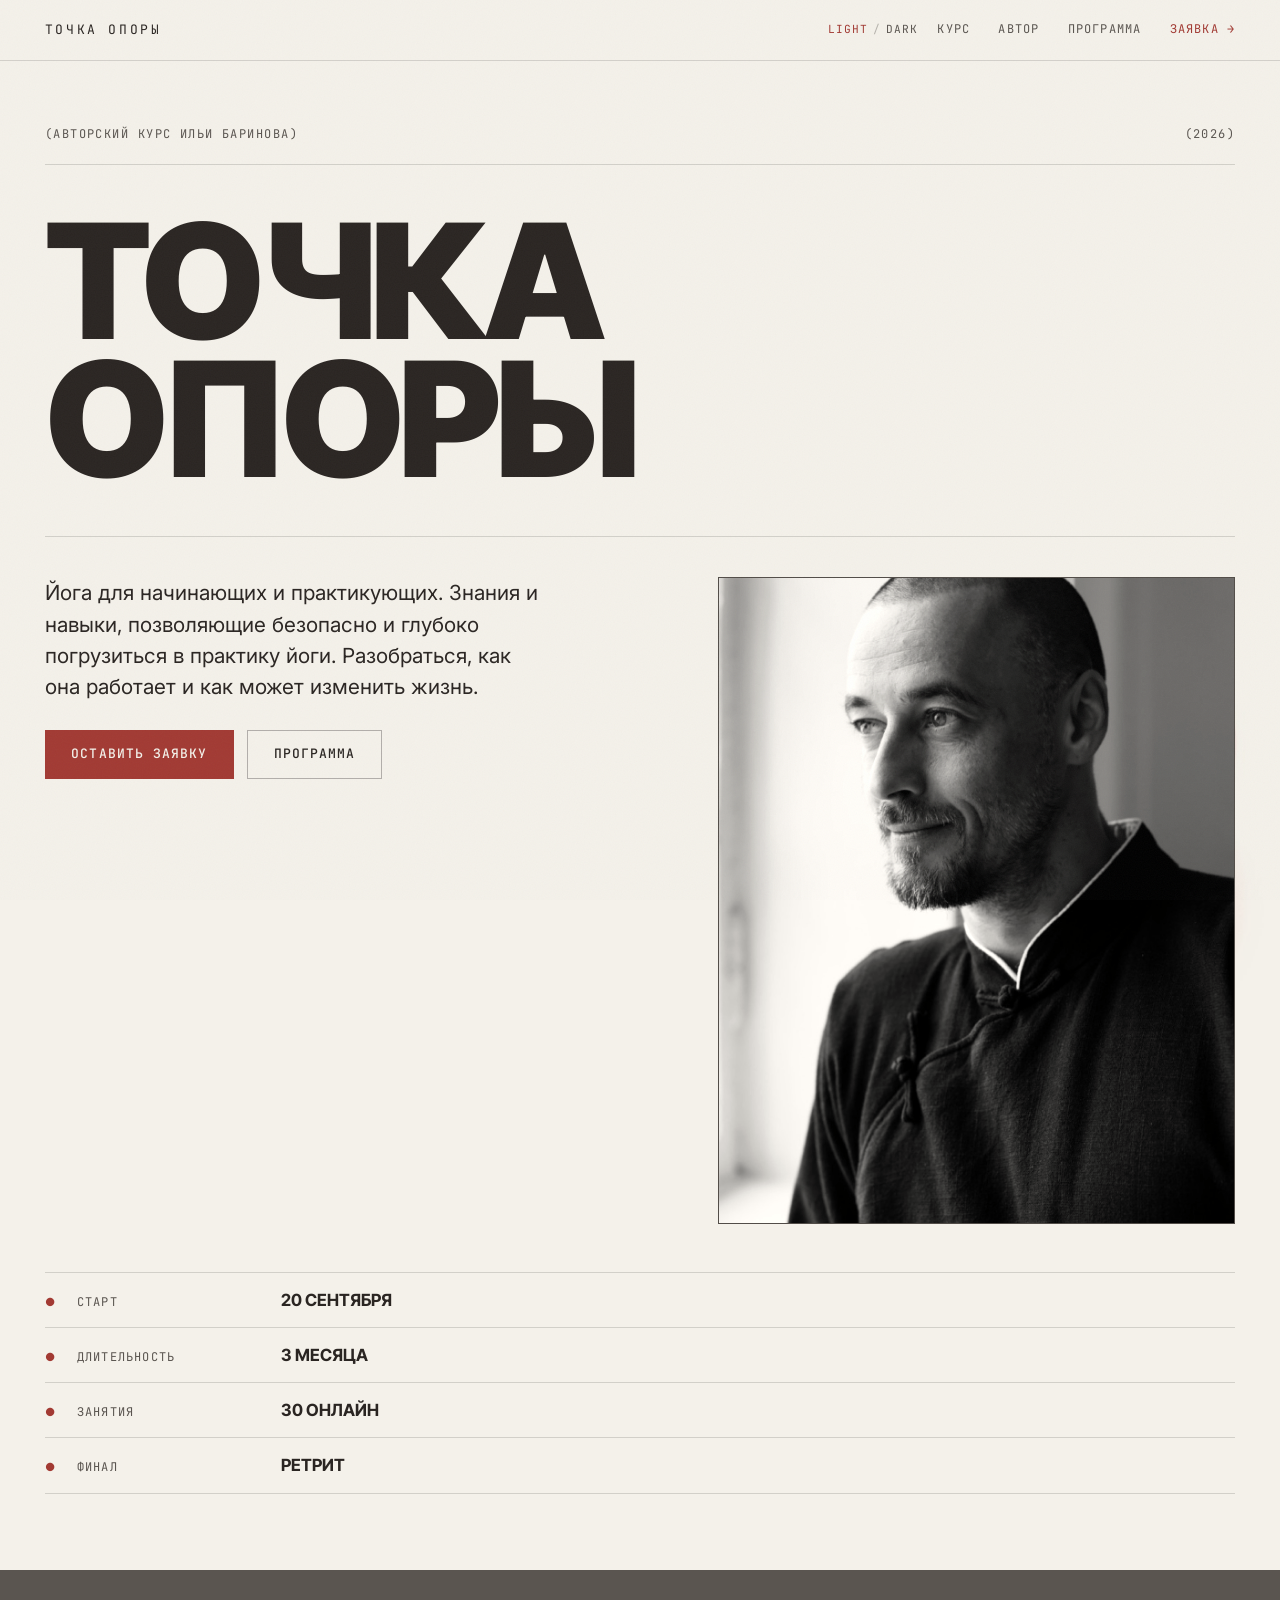
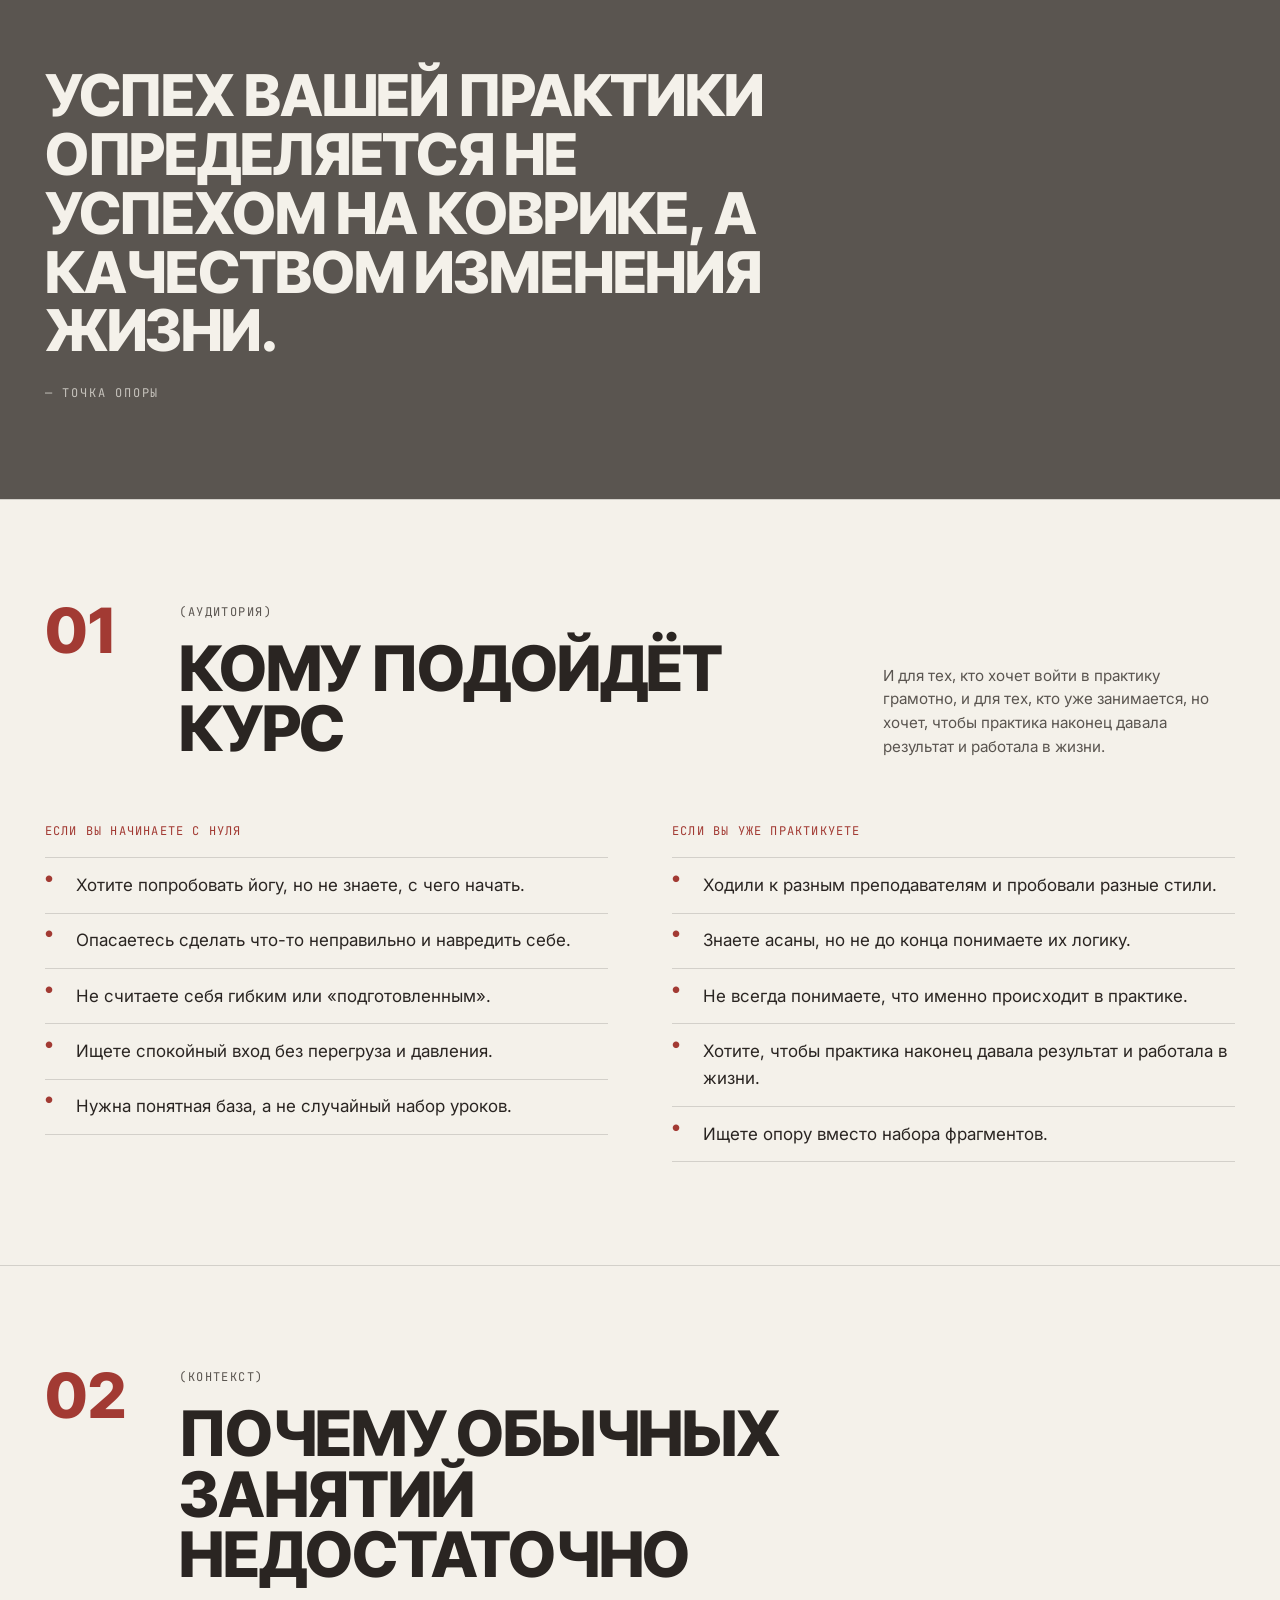
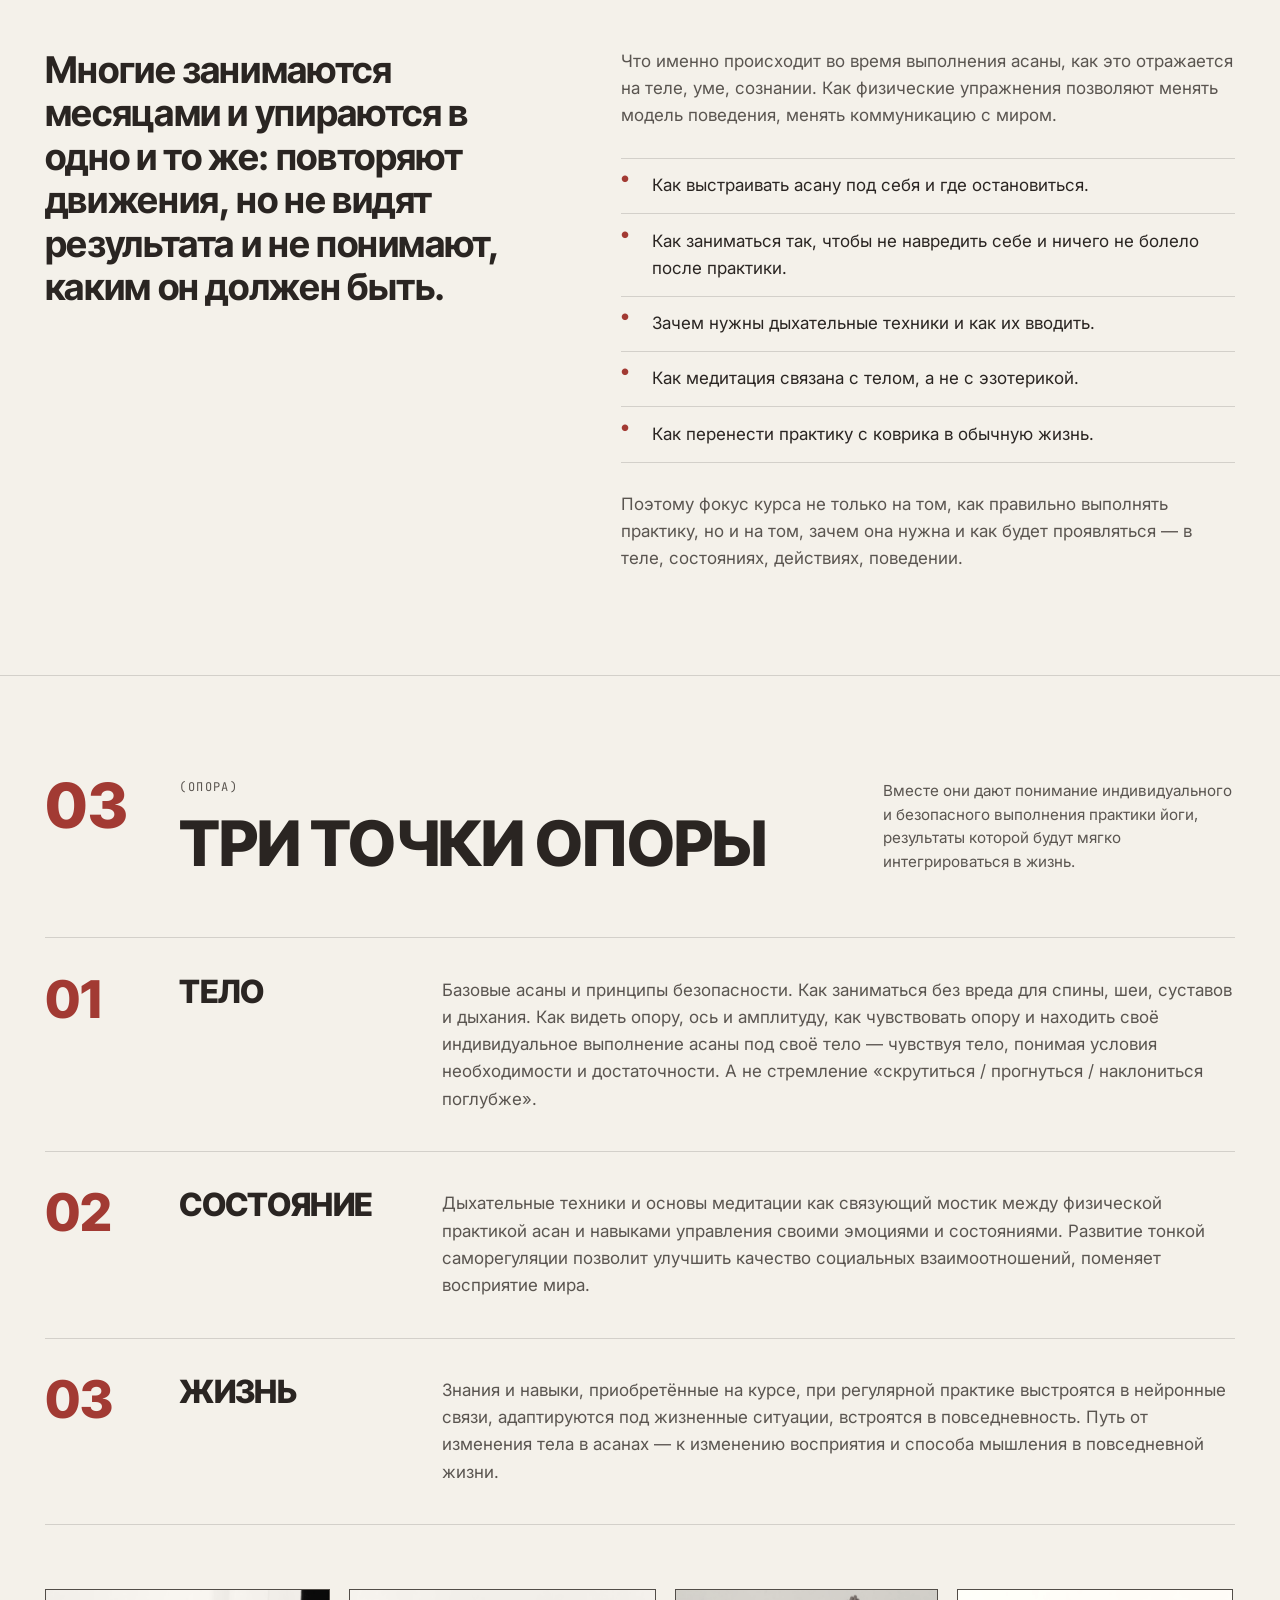
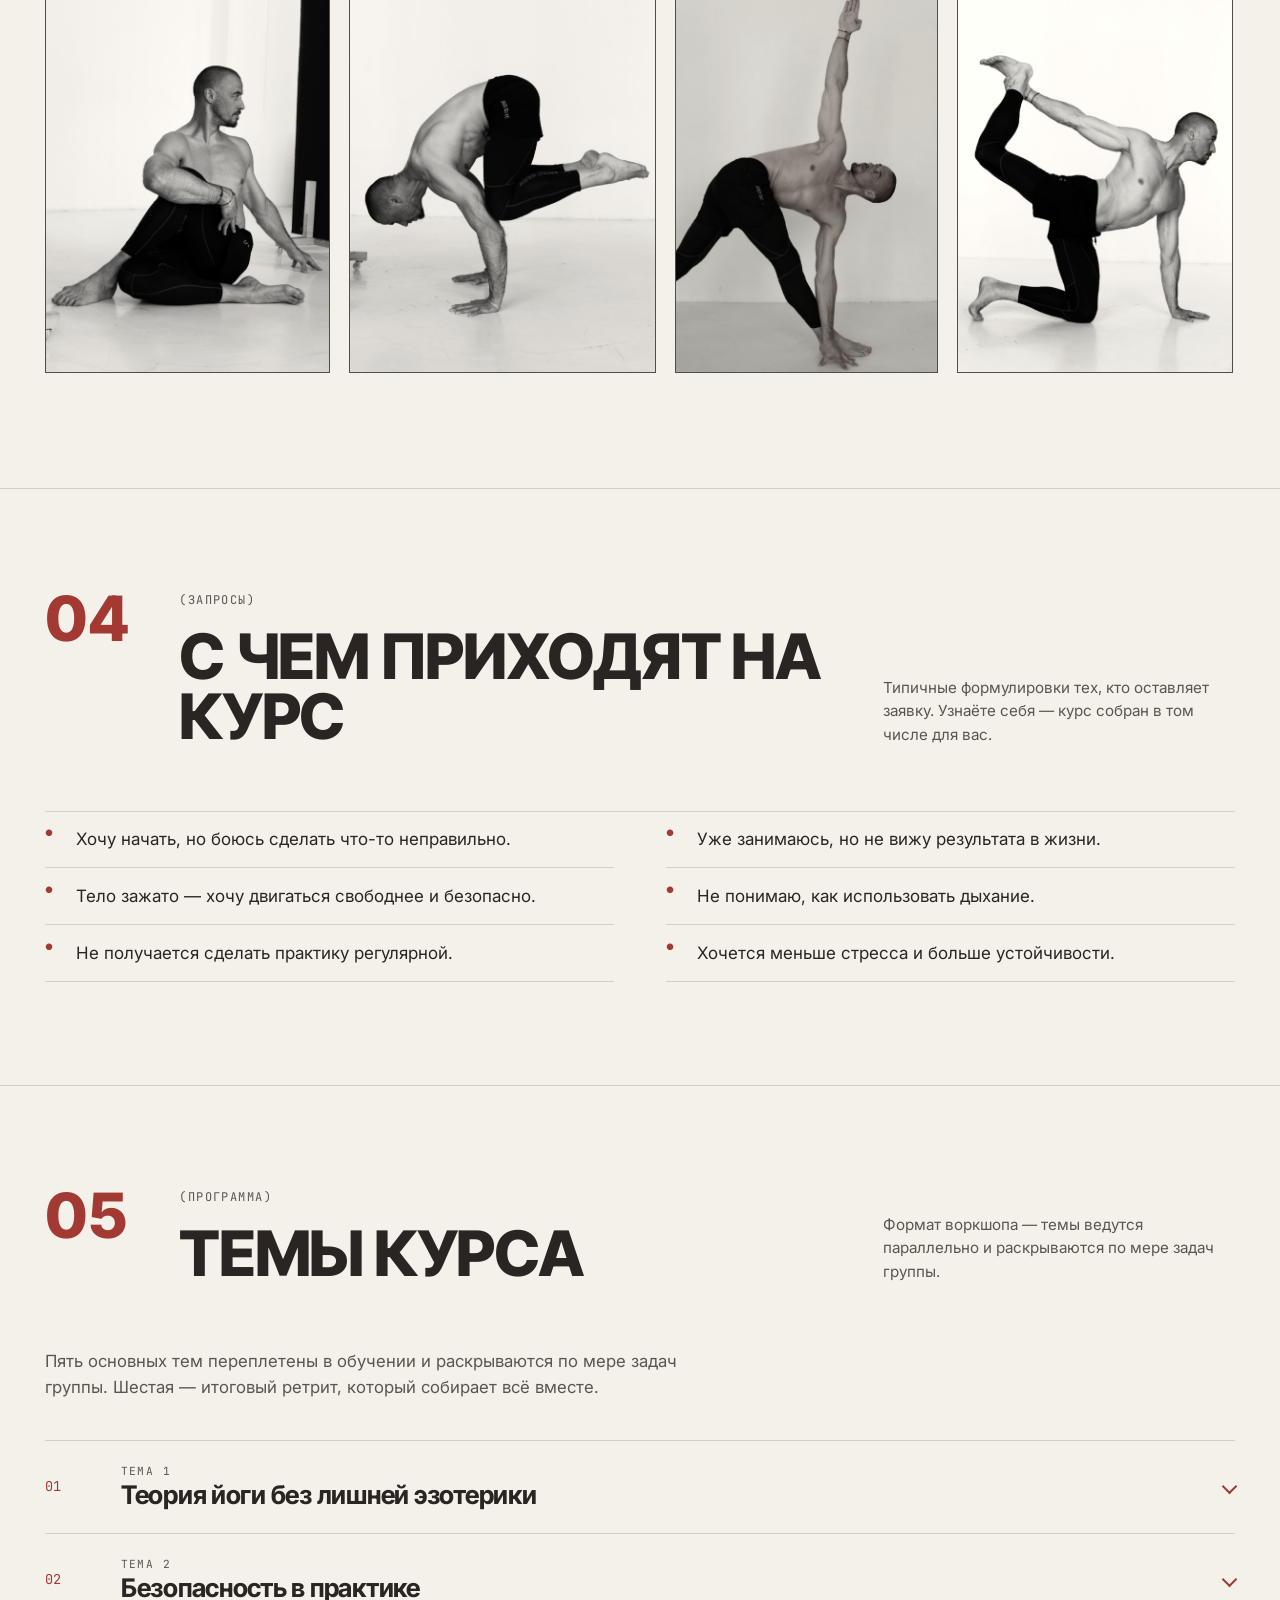
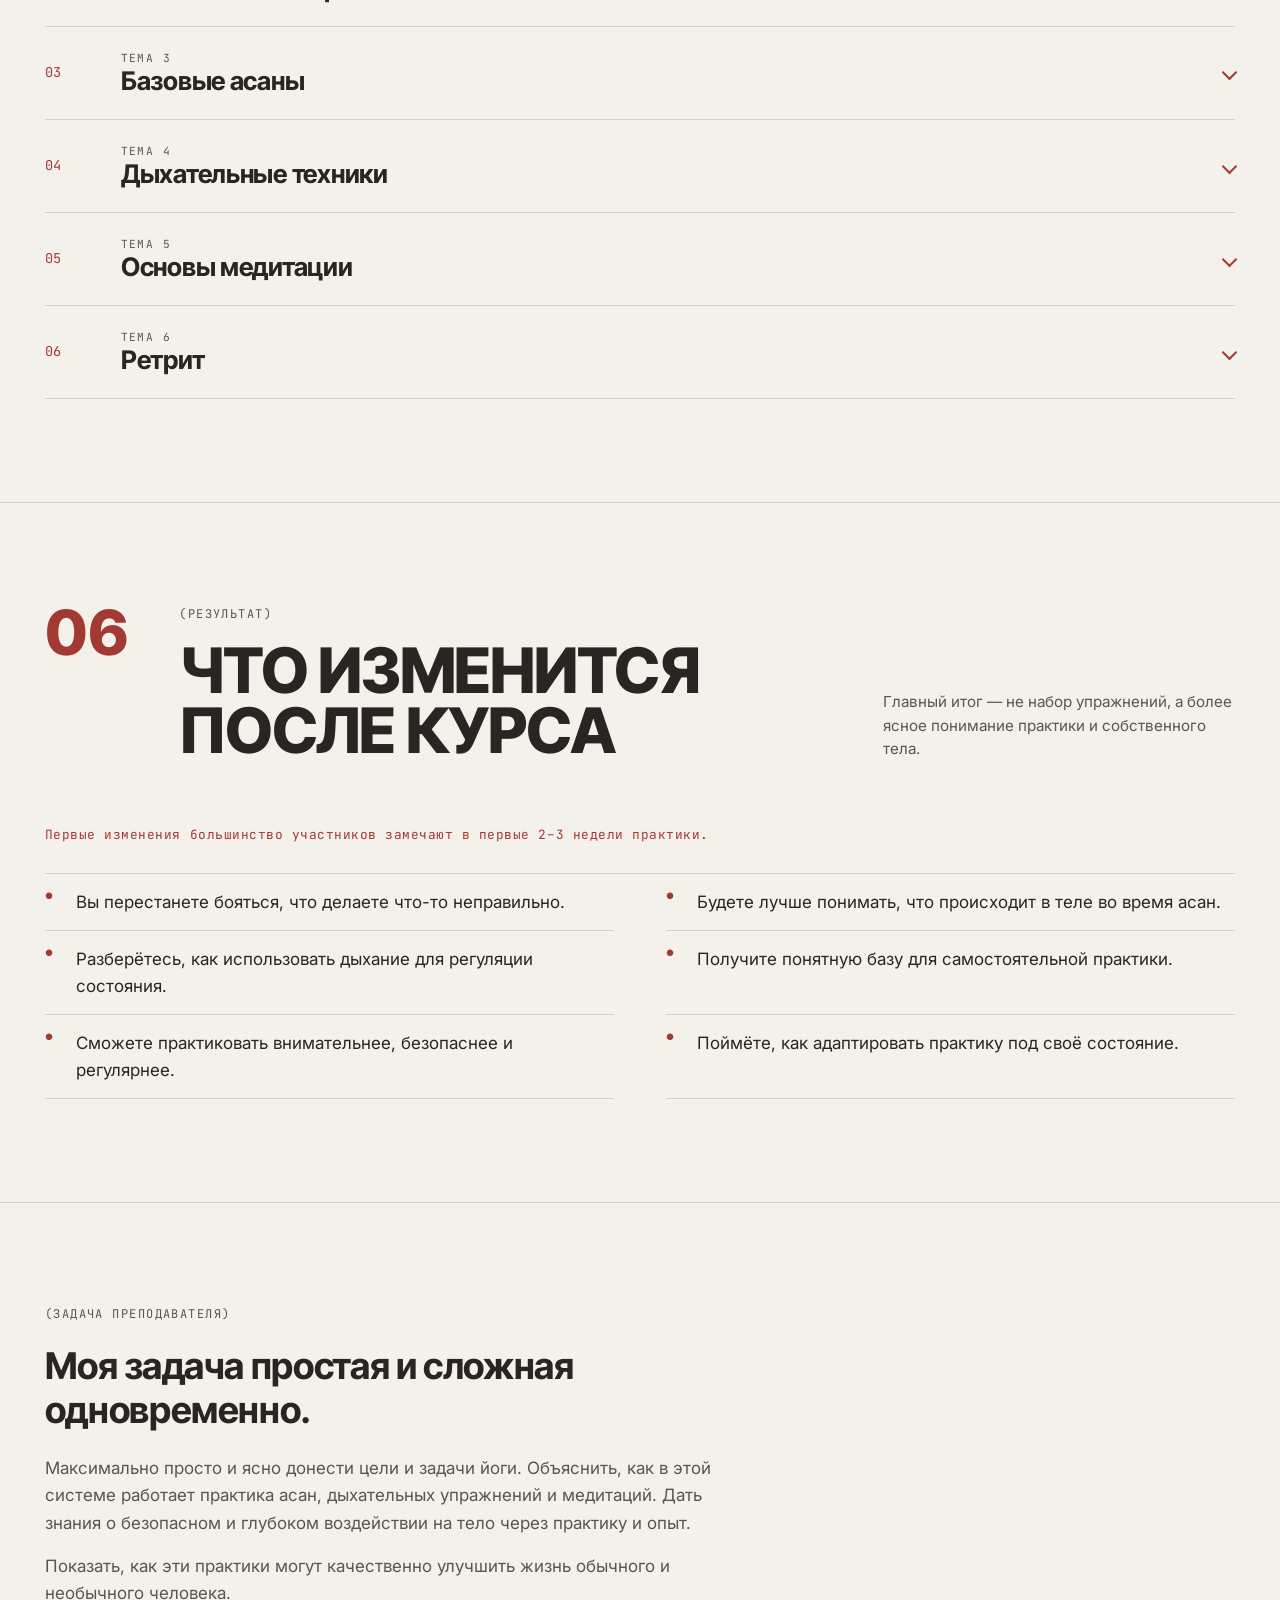
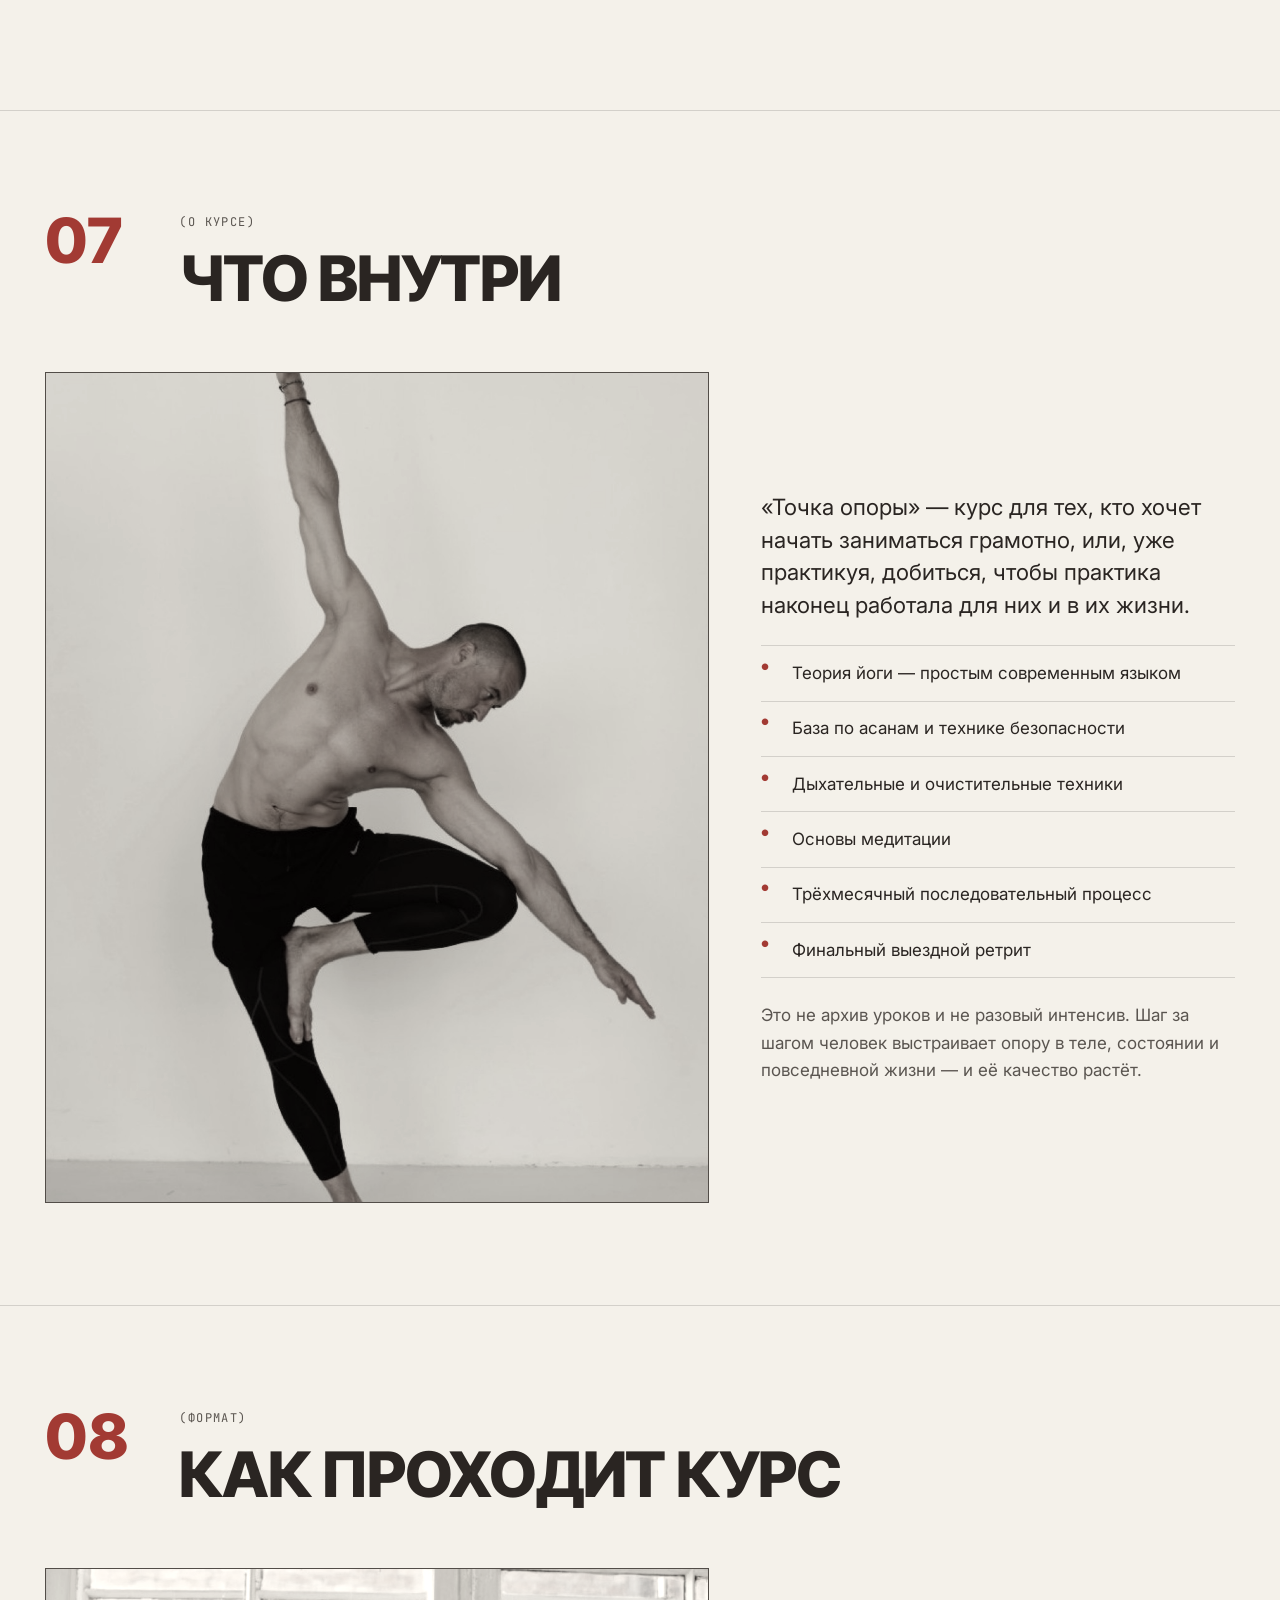
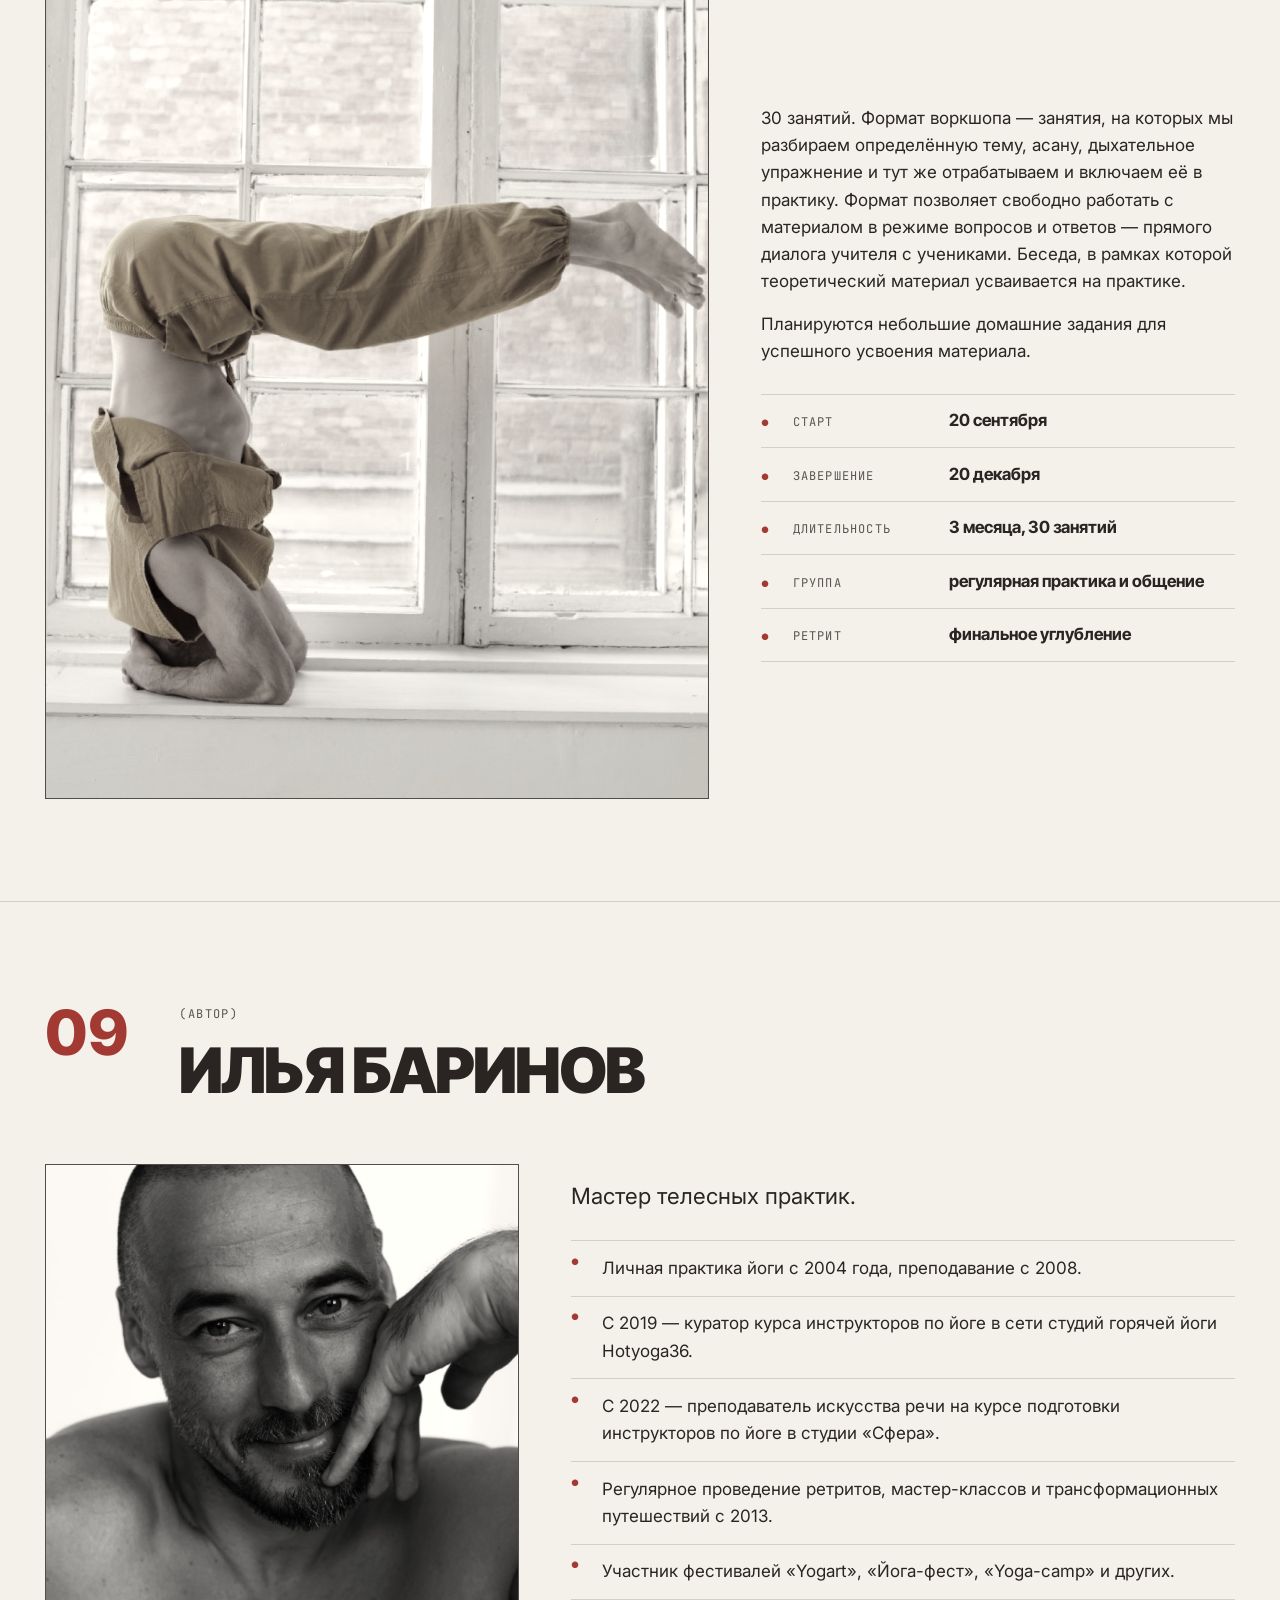
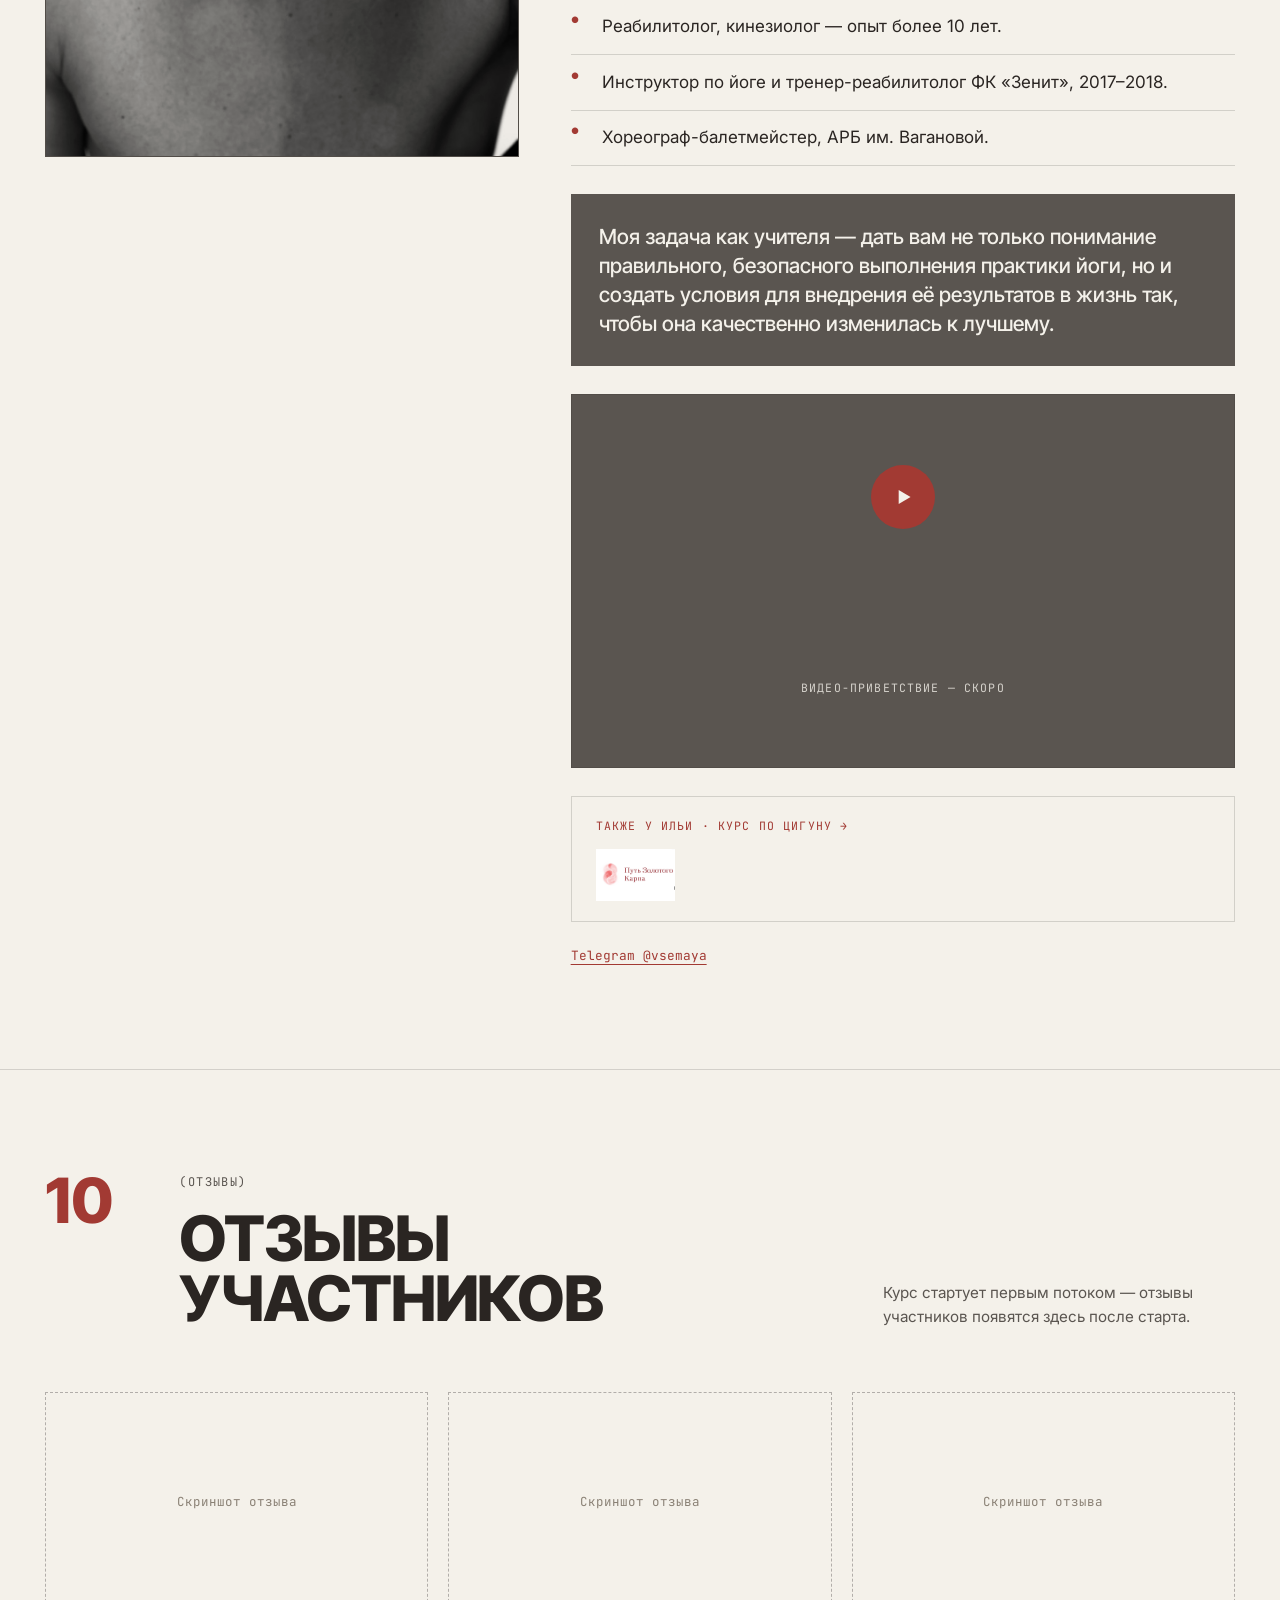
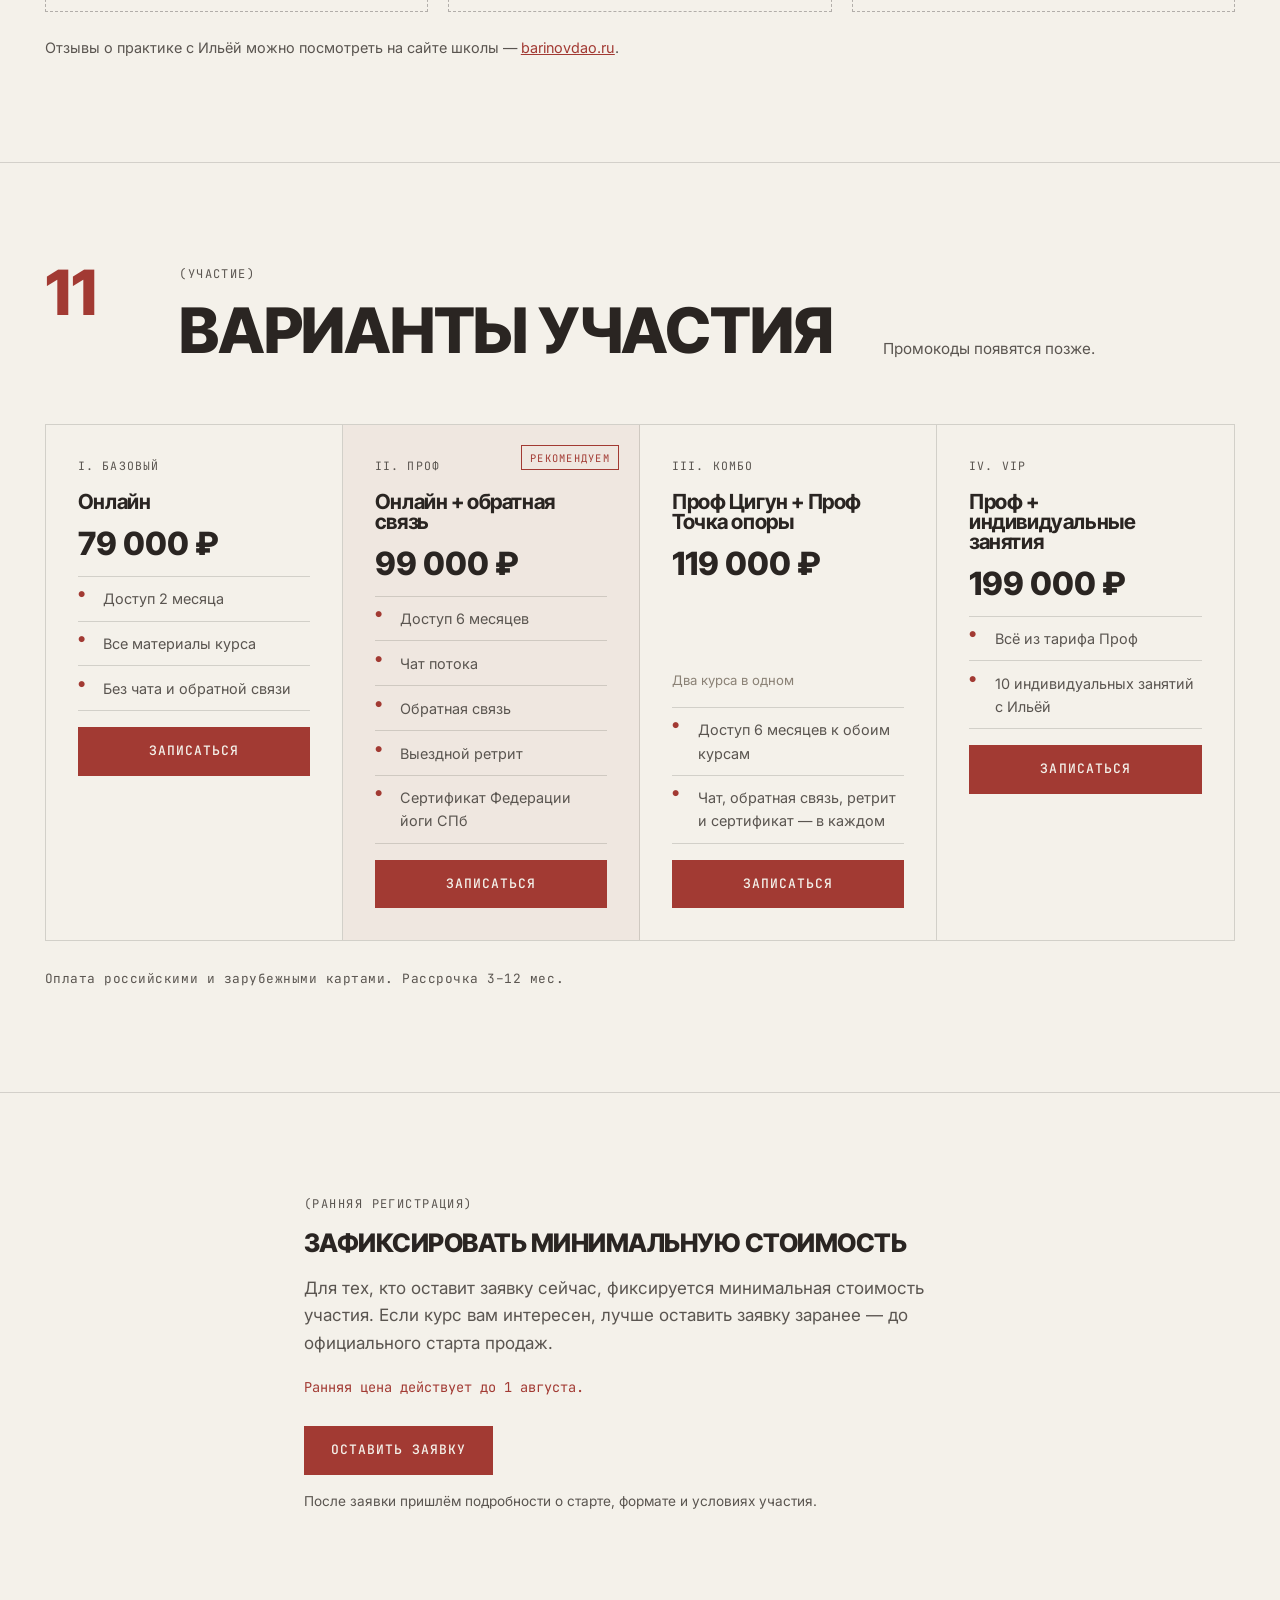
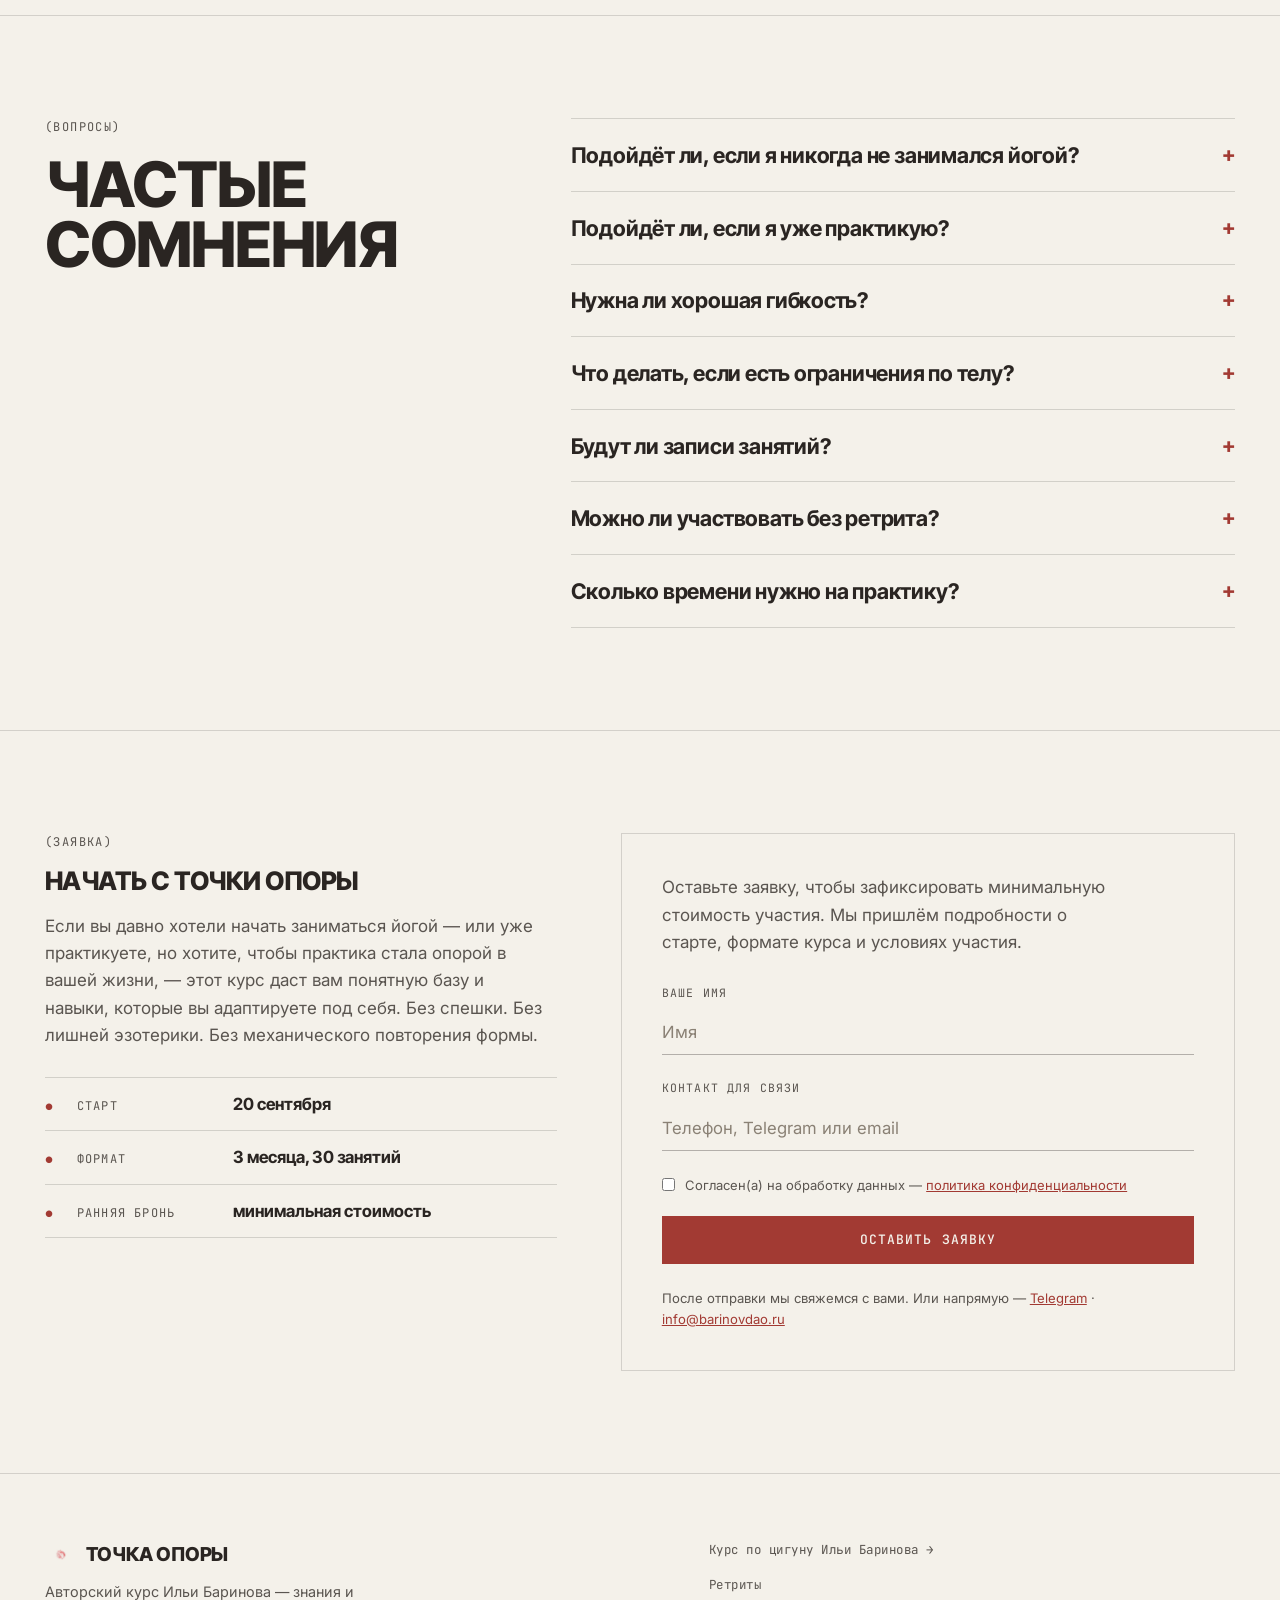
<file: tochka-opory.html>
<!doctype html>
<html lang="ru">
<head>
  <meta charset="utf-8">
  <meta name="viewport" content="width=device-width, initial-scale=1">
  <title>Точка опоры — курс Ильи Баринова по йоге</title>
  <meta name="description" content="Авторский курс «Точка опоры»: 3 месяца, 30 онлайн-занятий, финальный ретрит. Знания и навыки, позволяющие безопасно и глубоко погрузиться в практику йоги.">
  <meta name="theme-color" content="#F4F1EA">
  <meta property="og:type" content="website">
  <meta property="og:locale" content="ru_RU">
  <meta property="og:title" content="Точка опоры — курс Ильи Баринова">
  <meta property="og:description" content="3 месяца, 30 онлайн-занятий, финальный ретрит. Йога для начинающих и практикующих.">
  <meta property="og:image" content="https://utromaya-code.github.io/barinov-courses-landing/assets/images/tochka-opory/editorial/ilya-portrait-tang.jpg">
  <meta property="og:url" content="https://utromaya-code.github.io/barinov-courses-landing/tochka-opory.html">
  <link rel="canonical" href="https://utromaya-code.github.io/barinov-courses-landing/tochka-opory.html">
  <meta name="twitter:card" content="summary_large_image">
  <link rel="icon" type="image/jpeg" href="assets/brand/karp-mark-red.jpg">
  <link rel="apple-touch-icon" href="assets/brand/karp-mark-red.jpg">
  <script>(function(){if(window.matchMedia("(prefers-color-scheme:dark)").matches){document.documentElement.setAttribute("data-theme","dark");var m=document.querySelector("meta[name='theme-color']");if(m)m.content="#1A1714";}})()</script>
  <link rel="preconnect" href="https://fonts.googleapis.com">
  <link rel="preconnect" href="https://fonts.gstatic.com" crossorigin>
  <link href="https://fonts.googleapis.com/css2?family=Inter+Tight:wght@500;700;800;900&family=Inter:wght@400;500&family=JetBrains+Mono:wght@400;500&display=swap" rel="stylesheet">
  <link rel="preload" href="assets/images/tochka-opory/editorial/ilya-portrait-tang.jpg" as="image">
  <style>
    /* =====================================================
       ТОЧКА ОПОРЫ — editorial (Obys-style), палитра по знаку карпа
       Тёплая бумага + почти-чёрный + красно-серый дуэт
       ===================================================== */

    :root {
      --paper:    #F4F1EA;
      --ink:      #2A2522;
      --cinnabar: #A23A33; /* тёмно-красный карп — главный акцент, CTA, номера */
      --ember:    #C56B5C; /* светлая часть набрызга — hover */
      --charcoal: #5A5550; /* серый карп — второй акцент, лейблы, ink-блоки */
      --mute:     #8A8175; /* микро-лейблы, декор */
      --line:     rgba(42, 37, 34, 0.16);
      --line-strong: rgba(42, 37, 34, 0.32);

      --font-head: "Inter Tight", system-ui, sans-serif;
      --font-body: "Inter", system-ui, -apple-system, sans-serif;
      --font-mono: "JetBrains Mono", ui-monospace, monospace;

      --container: 1280px;
      --header-h: 60px;
    }

    *, *::before, *::after { box-sizing: border-box; }

    html {
      scroll-behavior: smooth;
      overflow-x: clip;
    }

    body {
      margin: 0;
      font-family: var(--font-body);
      font-size: clamp(1rem, 0.96rem + 0.2vw, 1.0625rem);
      line-height: 1.6;
      color: var(--ink);
      background: var(--paper);
      transition: background-color 0.3s ease, color 0.3s ease;
    }

    body.nav-open { overflow: hidden; }

    /* Зернистость набрызга — лёгкая фактура фона */
    body::after {
      content: "";
      position: fixed;
      inset: 0;
      z-index: 2000;
      pointer-events: none;
      opacity: 0.04;
      background-image: url("data:image/svg+xml,%3Csvg xmlns='http://www.w3.org/2000/svg' width='160' height='160'%3E%3Cfilter id='n'%3E%3CfeTurbulence type='fractalNoise' baseFrequency='0.85' numOctaves='2'/%3E%3C/filter%3E%3Crect width='100%25' height='100%25' filter='url(%23n)'/%3E%3C/svg%3E");
    }

    img { display: block; max-width: 100%; height: auto; }
    a { color: inherit; }
    p { margin: 0; }

    h1, h2, h3 {
      font-family: var(--font-head);
      margin: 0;
      text-transform: uppercase;
      letter-spacing: -0.02em;
      line-height: 0.96;
      font-weight: 800;
    }

    .karp-mark { mix-blend-mode: multiply; }

    :focus-visible {
      outline: 2px solid var(--cinnabar);
      outline-offset: 3px;
    }

    ::selection { background: var(--cinnabar); color: var(--paper); }

    .skip-link {
      position: absolute;
      left: -9999px;
      top: 8px;
      z-index: 3000;
      background: var(--paper);
      color: var(--ink);
      padding: 8px 12px;
      border: 1px solid var(--line);
    }
    .skip-link:focus { left: 8px; }

    .container {
      width: min(var(--container), calc(100% - clamp(2.5rem, 7vw, 10rem)));
      margin-inline: auto;
    }

    section { scroll-margin-top: calc(var(--header-h) + 8px); }

    .section { padding: clamp(3.5rem, 8vw, 7rem) 0; }
    .section--line { border-top: 1px solid var(--line); }
    .section--ink { background: var(--charcoal); color: var(--paper); }

    /* Микро-лейблы капителью */
    .label {
      font-family: var(--font-mono);
      font-size: 0.75rem;
      letter-spacing: 0.12em;
      text-transform: uppercase;
      color: var(--charcoal);
      margin: 0;
    }

    .lede {
      font-size: clamp(1.1rem, 1rem + 0.55vw, 1.4rem);
      line-height: 1.45;
      color: var(--ink);
    }

    .aside-note { color: var(--charcoal); max-width: 46ch; }

    /* Заголовок секции: крупный номер + лейбл + заголовок + сноска */
    .sec-head {
      display: grid;
      grid-template-columns: minmax(4.5rem, 6rem) minmax(0, 1fr) minmax(0, 22rem);
      gap: clamp(1rem, 3vw, 3rem);
      align-items: start;
      margin-bottom: clamp(2.5rem, 5vw, 4rem);
    }

    .sec-num {
      font-family: var(--font-head);
      font-weight: 800;
      font-size: clamp(2.25rem, 1.5rem + 3vw, 4rem);
      line-height: 0.9;
      color: var(--cinnabar);
    }

    .sec-head .label { margin-bottom: 1rem; }

    .sec-head h2 { font-size: clamp(1.9rem, 1.2rem + 3.4vw, 4rem); }

    .sec-aside {
      color: var(--charcoal);
      font-size: 0.95rem;
      line-height: 1.55;
      align-self: end;
    }

    /* Кнопки / текстовые CTA */
    .btn {
      display: inline-flex;
      align-items: center;
      justify-content: center;
      gap: 0.5rem;
      min-height: 48px;
      padding: 0.8rem 1.6rem;
      border: 1px solid var(--cinnabar);
      background: var(--cinnabar);
      color: var(--paper);
      font-family: var(--font-mono);
      font-size: 0.8125rem;
      font-weight: 500;
      letter-spacing: 0.08em;
      text-transform: uppercase;
      text-decoration: none;
      cursor: pointer;
      transition: background 0.25s ease, border-color 0.25s ease, color 0.25s ease;
    }
    .btn:hover { background: var(--ember); border-color: var(--ember); }

    .btn-ghost {
      background: transparent;
      color: var(--ink);
      border-color: var(--line-strong);
    }
    .btn-ghost:hover { background: transparent; color: var(--cinnabar); border-color: var(--cinnabar); }

    /* Текстовая ссылка-CTA (editorial) */
    .link-cta {
      font-family: var(--font-mono);
      font-size: 0.8125rem;
      letter-spacing: 0.08em;
      text-transform: uppercase;
      text-decoration: none;
      color: var(--cinnabar);
      border-bottom: 1px solid var(--cinnabar);
      padding-bottom: 2px;
      transition: color 0.2s ease, border-color 0.2s ease;
    }
    .link-cta:hover { color: var(--ember); border-color: var(--ember); }

    /* =================== ШАПКА =================== */
    .site-header {
      position: sticky;
      top: 0;
      z-index: 100;
      min-height: var(--header-h);
      background: var(--paper);
      isolation: isolate;
      border-bottom: 1px solid var(--line);
      transition: background-color 0.3s ease, border-color 0.3s ease;
    }
    .site-header.is-scrolled { box-shadow: 0 6px 20px rgba(42, 37, 34, 0.05); }

    .header-inner {
      display: flex;
      align-items: center;
      gap: 1rem;
      min-height: var(--header-h);
    }

    .brand {
      display: inline-flex;
      align-items: center;
      gap: 0.55rem;
      text-decoration: none;
      margin-right: auto;
    }
    .brand-seal { width: 30px; height: 30px; object-fit: contain; flex-shrink: 0; }
    .brand-name {
      font-family: var(--font-mono);
      font-size: 0.8125rem;
      letter-spacing: 0.2em;
      text-transform: uppercase;
      color: var(--ink);
    }

    .site-nav { display: flex; align-items: center; gap: clamp(1rem, 2.2vw, 2rem); }
    .site-nav a {
      font-family: var(--font-mono);
      font-size: 0.75rem;
      letter-spacing: 0.1em;
      text-transform: uppercase;
      text-decoration: none;
      color: var(--charcoal);
      padding: 0.35rem 0;
      transition: color 0.2s ease;
    }
    .site-nav a:hover { color: var(--cinnabar); }
    .site-nav .nav-cta { color: var(--cinnabar); }

    .nav-toggle {
      display: none;
      width: 44px; height: 44px;
      border: 1px solid var(--line-strong);
      background: var(--paper);
      cursor: pointer;
      padding: 0;
    }
    .nav-toggle span { display: block; width: 18px; height: 2px; margin: 4px auto; background: var(--ink); }

    /* =================== ПЕРЕКЛЮЧАТЕЛЬ ТЕМЫ =================== */
    .theme-toggle {
      background: none; border: none; cursor: pointer;
      font-family: var(--font-mono); font-size: 0.7rem;
      letter-spacing: 0.1em; text-transform: uppercase;
      color: var(--charcoal); padding: 0.35rem 0.2rem;
      display: inline-flex; align-items: center; gap: 0.1rem;
      min-height: 44px; line-height: 1; white-space: nowrap;
    }
    .theme-toggle:focus-visible { outline: 2px solid var(--cinnabar); outline-offset: 3px; }
    .theme-label-light, .theme-label-dark { transition: color 0.2s ease; }
    .theme-sep { opacity: 0.4; }
    :root:not([data-theme="dark"]) .theme-label-light { color: var(--cinnabar); }
    :root[data-theme="dark"] .theme-label-dark { color: var(--cinnabar); }

    /* =================== HERO =================== */
    .hero { position: relative; overflow: hidden; padding: clamp(2rem, 5vw, 4rem) 0 clamp(3rem, 6vw, 5rem); }

    .hero-watermark {
      position: absolute;
      top: 50%;
      right: -4%;
      transform: translateY(-50%);
      height: min(80vh, 720px);
      width: auto;
      opacity: 0.5;
      mix-blend-mode: multiply;
      pointer-events: none;
      z-index: 0;
    }
    .hero .container { position: relative; z-index: 1; }

    .hero-top {
      display: flex;
      justify-content: space-between;
      gap: 1rem;
      padding-bottom: 1.25rem;
      border-bottom: 1px solid var(--line);
    }

    .hero h1 {
      font-size: clamp(3.2rem, 1rem + 13vw, 10rem);
      font-weight: 900;
      letter-spacing: -0.03em;
      line-height: 0.86;
      margin: clamp(1.5rem, 4vw, 3rem) 0 0;
    }

    .hero-mid {
      display: grid;
      grid-template-columns: minmax(0, 1fr) minmax(0, 0.85fr);
      gap: clamp(2rem, 5vw, 4rem);
      align-items: start;
      margin-top: clamp(1.5rem, 4vw, 3rem);
      padding-top: clamp(1.5rem, 4vw, 2.5rem);
      border-top: 1px solid var(--line);
    }

    .hero-subtitle {
      font-size: clamp(1.05rem, 0.95rem + 0.5vw, 1.3rem);
      line-height: 1.5;
      color: var(--ink);
      max-width: 38ch;
    }
    .hero-actions { margin-top: 1.75rem; display: flex; flex-wrap: wrap; gap: 0.85rem; }

    .hero-visual .photo-frame { aspect-ratio: 4 / 5; }

    .facts {
      list-style: none;
      margin: clamp(2rem, 4vw, 3rem) 0 0;
      padding: 0;
      border-top: 1px solid var(--line);
    }
    .facts li {
      display: grid;
      grid-template-columns: 1.25rem minmax(7rem, 12rem) 1fr;
      align-items: baseline;
      gap: 0.75rem;
      padding: 0.85rem 0;
      border-bottom: 1px solid var(--line);
    }
    .facts .dot { color: var(--cinnabar); font-size: 0.7rem; line-height: 1.6; }
    .facts .k {
      font-family: var(--font-mono);
      font-size: 0.75rem;
      letter-spacing: 0.1em;
      text-transform: uppercase;
      color: var(--charcoal);
    }
    .facts .v {
      font-family: var(--font-head);
      font-weight: 700;
      text-transform: uppercase;
      font-size: 1.05rem;
    }

    /* Фото — строгие прямоугольники, сдержанный тёплый тон */
    .photo-frame {
      overflow: hidden;
      background: var(--charcoal);
      border: 1px solid var(--line);
    }
    .photo-frame img {
      width: 100%;
      height: 100%;
      object-fit: cover;
      filter: grayscale(0.85) sepia(0.08) contrast(1.02);
      transition: filter 0.5s ease, transform 0.6s ease;
    }
    .photo-frame--tall { aspect-ratio: 4 / 5; }
    .photo-frame--wide { aspect-ratio: 3 / 2; }

    /* =================== ЦИТАТА (серый ink-блок) =================== */
    .quote-band { padding: clamp(3.5rem, 8vw, 6rem) 0; }
    .quote-band blockquote {
      font-family: var(--font-head);
      font-weight: 800;
      text-transform: uppercase;
      letter-spacing: -0.02em;
      font-size: clamp(1.6rem, 1rem + 3.4vw, 3.6rem);
      line-height: 1.02;
      max-width: 20ch;
      margin: 0;
    }
    .quote-band cite {
      display: block;
      margin-top: 1.5rem;
      font-family: var(--font-mono);
      font-style: normal;
      font-size: 0.75rem;
      letter-spacing: 0.15em;
      text-transform: uppercase;
      color: var(--paper);
      opacity: 0.7;
    }

    /* =================== СПИСКИ =================== */
    .audience-cols {
      display: grid;
      grid-template-columns: 1fr 1fr;
      gap: clamp(2rem, 5vw, 4.5rem);
    }
    .col-label {
      font-family: var(--font-mono);
      font-size: 0.75rem;
      letter-spacing: 0.1em;
      text-transform: uppercase;
      color: var(--cinnabar);
      margin: 0 0 1rem;
    }

    .list-dotted { list-style: none; padding: 0; margin: 0; border-top: 1px solid var(--line); }
    .list-dotted li {
      display: grid;
      grid-template-columns: 1.25rem 1fr;
      gap: 0.7rem;
      padding: 0.85rem 0;
      border-bottom: 1px solid var(--line);
      color: var(--ink);
    }
    .list-dotted li::before { content: "●"; color: var(--cinnabar); font-size: 0.55rem; line-height: 1.7; }

    .statement {
      font-family: var(--font-head);
      font-weight: 700;
      text-transform: none;
      font-size: clamp(1.4rem, 1rem + 1.8vw, 2.3rem);
      line-height: 1.18;
      letter-spacing: -0.01em;
    }

    .essence-grid {
      display: grid;
      grid-template-columns: minmax(0, 1fr) minmax(0, 1.2fr);
      gap: clamp(2rem, 5vw, 5rem);
      align-items: start;
    }
    .essence-grid .statement { margin-bottom: 1.75rem; }

    /* Три опоры — табличные строки с крупным номером */
    .pillars { list-style: none; margin: 0; padding: 0; border-top: 1px solid var(--line); counter-reset: p; }
    .pillars li {
      counter-increment: p;
      display: grid;
      grid-template-columns: minmax(4.5rem, 6rem) minmax(0, 14rem) minmax(0, 1fr);
      gap: clamp(1rem, 3vw, 3rem);
      padding: clamp(1.5rem, 3vw, 2.5rem) 0;
      border-bottom: 1px solid var(--line);
      align-items: start;
    }
    .pillars li::before {
      content: counter(p, decimal-leading-zero);
      font-family: var(--font-head);
      font-weight: 800;
      font-size: clamp(2rem, 1.4rem + 2.4vw, 3.25rem);
      line-height: 0.9;
      color: var(--cinnabar);
    }
    .pillars h3 { font-size: clamp(1.4rem, 1.1rem + 1.4vw, 2rem); }
    .pillars p { color: var(--charcoal); }

    /* Лента асан */
    .asana-strip {
      margin-top: clamp(2.5rem, 5vw, 4rem);
      display: flex;
      gap: clamp(0.75rem, 1.5vw, 1.25rem);
      overflow-x: auto;
      scroll-snap-type: x mandatory;
      -webkit-overflow-scrolling: touch;
      padding-bottom: 0.75rem;
      scrollbar-width: thin;
      scrollbar-color: var(--charcoal) transparent;
    }
    .asana-strip figure { margin: 0; flex: 0 0 auto; scroll-snap-align: start; }
    .asana-strip .photo-frame { height: clamp(260px, 30vw, 400px); border: 1px solid var(--line); }
    .asana-strip .photo-frame img { height: 100%; width: auto; }
    .asana-strip figure:hover img { transform: scale(1.03); filter: grayscale(0.4) sepia(0.05); }

    /* =================== ТЕМЫ (аккордеон) =================== */
    .program-intro {
      margin: 0 0 clamp(1.5rem, 3vw, 2.5rem);
      max-width: 60ch;
      color: var(--charcoal);
      font-size: 1.05rem;
    }
    .program-list { list-style: none; padding: 0; margin: 0; border-top: 1px solid var(--line); }
    .program-item { border-bottom: 1px solid var(--line); }
    .program-trigger {
      width: 100%;
      display: grid;
      grid-template-columns: 3.5rem 1fr 2rem;
      gap: 1.25rem;
      align-items: center;
      padding: clamp(1.1rem, 2vw, 1.6rem) 0;
      background: none;
      border: 0;
      text-align: left;
      cursor: pointer;
      color: var(--ink);
      font: inherit;
      min-height: 44px;
    }
    .program-week {
      font-family: var(--font-mono);
      font-size: 0.85rem;
      letter-spacing: 0.05em;
      color: var(--cinnabar);
    }
    .program-trigger h3 {
      font-family: var(--font-head);
      font-weight: 700;
      text-transform: none;
      letter-spacing: -0.01em;
      font-size: clamp(1.15rem, 1rem + 0.8vw, 1.6rem);
    }
    .program-trigger h3 strong {
      display: block;
      font-family: var(--font-mono);
      font-weight: 400;
      font-size: 0.7rem;
      letter-spacing: 0.12em;
      text-transform: uppercase;
      color: var(--charcoal);
      margin-bottom: 0.35rem;
    }
    .program-chevron {
      width: 11px; height: 11px;
      border-right: 2px solid var(--cinnabar);
      border-bottom: 2px solid var(--cinnabar);
      transform: rotate(45deg);
      transition: transform 0.3s ease;
      justify-self: end;
    }
    .program-trigger[aria-expanded="true"] .program-chevron { transform: rotate(-135deg); }
    .program-panel { max-height: 0; overflow: hidden; transition: max-height 0.45s cubic-bezier(0.16,1,0.3,1); }
    .program-panel-inner { padding: 0 0 1.75rem calc(3.5rem + 1.25rem); max-width: 64ch; }
    .program-bullets { list-style: none; padding: 0; margin: 0; }
    .program-bullets li { display: grid; grid-template-columns: 1.1rem 1fr; gap: 0.6rem; padding: 0.3rem 0; color: var(--charcoal); }
    .program-bullets li::before { content: "●"; color: var(--mute); font-size: 0.5rem; line-height: 1.9; }

    /* =================== SPLIT (ретрит / о курсе / формат) =================== */
    .split-grid {
      display: grid;
      grid-template-columns: minmax(0, 5fr) minmax(0, 7fr);
      gap: clamp(2rem, 4vw, 4rem);
      align-items: center;
    }
    .split-grid--media-first { grid-template-columns: minmax(0, 7fr) minmax(0, 5fr); }
    .split-grid figure { margin: 0; }

    .retreat-placeholder {
      display: grid;
      place-items: center;
      text-align: center;
      aspect-ratio: 3 / 2;
      border: 1px dashed var(--line-strong);
      color: var(--mute);
      font-family: var(--font-mono);
      font-size: 0.8rem;
      letter-spacing: 0.08em;
      padding: 1.5rem;
    }

    /* =================== РЕЗУЛЬТАТЫ =================== */
    .results-note {
      font-family: var(--font-mono);
      font-size: 0.8rem;
      letter-spacing: 0.04em;
      color: var(--cinnabar);
      margin-bottom: 1.75rem;
    }
    .results-grid {
      display: grid;
      grid-template-columns: 1fr 1fr;
      gap: 0 clamp(2rem, 4vw, 3.5rem);
      list-style: none; padding: 0; margin: 0;
      border-top: 1px solid var(--line);
    }
    .results-grid li {
      display: grid;
      grid-template-columns: 1.25rem 1fr;
      gap: 0.7rem;
      padding: 0.9rem 0;
      border-bottom: 1px solid var(--line);
      color: var(--ink);
    }
    .results-grid li::before { content: "●"; color: var(--cinnabar); font-size: 0.55rem; line-height: 1.7; }

    /* =================== О КУРСЕ / ФОРМАТ =================== */
    .about-list { margin-top: 1.5rem; }
    .format-text p + p { margin-top: 1rem; }
    .format-list { margin: 1.75rem 0 0; padding: 0; border-top: 1px solid var(--line); }
    .format-list > div {
      display: grid;
      grid-template-columns: 1.25rem 9rem 1fr;
      gap: 0.75rem;
      padding: 0.8rem 0;
      border-bottom: 1px solid var(--line);
      align-items: baseline;
    }
    .format-list > div::before { content: "●"; color: var(--cinnabar); font-size: 0.55rem; }
    .format-list dt { font-family: var(--font-mono); font-size: 0.75rem; letter-spacing: 0.1em; text-transform: uppercase; color: var(--charcoal); margin: 0; }
    .format-list dd { margin: 0; font-family: var(--font-head); font-weight: 700; text-transform: none; font-size: 1.05rem; }

    /* =================== АВТОР =================== */
    .author-grid {
      display: grid;
      grid-template-columns: minmax(0, 5fr) minmax(0, 7fr);
      gap: clamp(2rem, 4vw, 4rem);
      align-items: start;
    }
    .author-figure { margin: 0; position: sticky; top: calc(var(--header-h) + 1.5rem); }
    .author-name { font-size: clamp(2.4rem, 1.5rem + 4vw, 5rem); font-weight: 900; letter-spacing: -0.03em; }
    .author-lede { margin-top: 1rem; }

    .regalia { list-style: none; padding: 0; margin: 1.75rem 0 0; border-top: 1px solid var(--line); }
    .regalia li {
      display: grid;
      grid-template-columns: 1.25rem 1fr;
      gap: 0.7rem;
      padding: 0.85rem 0;
      border-bottom: 1px solid var(--line);
      color: var(--ink);
    }
    .regalia li::before { content: "●"; color: var(--cinnabar); font-size: 0.55rem; line-height: 1.7; }

    .author-mission {
      margin-top: 1.75rem;
      padding: clamp(1.25rem, 3vw, 1.75rem);
      background: var(--charcoal);
      color: var(--paper);
      font-family: var(--font-head);
      font-weight: 500;
      text-transform: none;
      font-size: clamp(1.05rem, 0.95rem + 0.6vw, 1.3rem);
      line-height: 1.4;
    }

    .video-placeholder {
      position: relative;
      margin-top: 1.75rem;
      aspect-ratio: 16 / 9;
      background: var(--charcoal);
      display: grid;
      place-items: center;
      gap: 0.75rem;
      text-align: center;
      border: 1px solid var(--line);
    }
    .video-play {
      width: 64px; height: 64px;
      border-radius: 50%;
      background: var(--cinnabar);
      color: var(--paper);
      display: grid; place-items: center;
    }
    .video-caption {
      font-family: var(--font-mono);
      font-size: 0.72rem;
      letter-spacing: 0.1em;
      text-transform: uppercase;
      color: var(--paper);
      opacity: 0.8;
    }

    /* Кросс-ссылка на курс по цигуну */
    .school-card {
      display: flex;
      flex-direction: column;
      gap: 0.85rem;
      margin-top: 1.75rem;
      padding: 1.25rem 1.5rem;
      border: 1px solid var(--line);
      text-decoration: none;
      transition: border-color 0.25s ease;
    }
    .school-card:hover { border-color: var(--cinnabar); }
    .school-kicker {
      display: flex; align-items: center; gap: 0.5rem;
      font-family: var(--font-mono);
      font-size: 0.72rem;
      letter-spacing: 0.1em;
      text-transform: uppercase;
      color: var(--cinnabar);
    }
    .school-arrow { transition: transform 0.25s ease; }
    .school-card:hover .school-arrow { transform: translateX(3px); }
    .school-logo { height: 52px; width: auto; align-self: flex-start; }
    .author-link { margin-top: 1.5rem; font-family: var(--font-mono); font-size: 0.8rem; }
    .author-link a { color: var(--cinnabar); text-decoration: underline; text-underline-offset: 4px; }

    /* =================== ОТЗЫВЫ =================== */
    .reviews-grid { display: grid; grid-template-columns: repeat(3, 1fr); gap: 1.25rem; }
    .review-slot {
      min-height: 220px;
      border: 1px dashed var(--line-strong);
      display: grid; place-items: center;
      padding: 1.5rem; text-align: center;
      color: var(--mute);
      font-family: var(--font-mono);
      font-size: 0.78rem;
      letter-spacing: 0.08em;
    }
    .reviews-soon { margin-top: 1.5rem; color: var(--charcoal); font-size: 0.9rem; }
    .reviews-soon a { color: var(--cinnabar); }

    /* =================== ТАРИФЫ =================== */
    .tiers { display: grid; grid-template-columns: repeat(4, 1fr); gap: 0; border: 1px solid var(--line); }
    .tier {
      position: relative;
      display: flex;
      flex-direction: column;
      gap: 1rem;
      padding: clamp(1.5rem, 2.5vw, 2.25rem);
      border-right: 1px solid var(--line);
    }
    .tier:last-child { border-right: 0; }
    .tier--featured { background: rgba(162, 58, 51, 0.05); }
    .tier-badge {
      position: absolute; top: 1.25rem; right: 1.25rem;
      font-family: var(--font-mono);
      font-size: 0.65rem;
      letter-spacing: 0.12em;
      text-transform: uppercase;
      color: var(--cinnabar);
      border: 1px solid var(--cinnabar);
      padding: 0.2rem 0.5rem;
    }
    .tier-label { font-family: var(--font-mono); font-size: 0.72rem; letter-spacing: 0.1em; text-transform: uppercase; color: var(--charcoal); margin: 0; }
    .tier h3 { font-family: var(--font-head); font-weight: 700; text-transform: none; font-size: 1.3rem; }
    .tier-price { font-family: var(--font-head); font-weight: 800; font-size: 2rem; line-height: 1; }
    .tier-installment { font-size: 0.85rem; color: var(--charcoal); margin-top: -0.5rem; }
    .tier ul { list-style: none; padding: 0; margin: 0; border-top: 1px solid var(--line); }
    .tier ul li { display: grid; grid-template-columns: 1.1rem 1fr; gap: 0.5rem; padding: 0.65rem 0; border-bottom: 1px solid var(--line); font-size: 0.9rem; color: var(--charcoal); }
    .tier ul li::before { content: "●"; color: var(--cinnabar); font-size: 0.5rem; line-height: 1.9; }
    .tier-note { font-size: 0.82rem; color: var(--mute); margin-top: auto; }
    .payment-note { margin-top: 1.75rem; font-family: var(--font-mono); font-size: 0.8rem; letter-spacing: 0.04em; color: var(--charcoal); }

    /* =================== РАННЯЯ РЕГИСТРАЦИЯ =================== */
    .early-inner { max-width: 42rem; }
    .early-inner .btn { margin-top: 1.75rem; }
    .early-deadline { margin-top: 1.25rem; font-family: var(--font-mono); font-size: 0.85rem; color: var(--cinnabar); }
    .early-after { margin-top: 1rem; font-size: 0.85rem; color: var(--charcoal); }

    /* =================== FAQ =================== */
    .faq-grid { display: grid; grid-template-columns: minmax(0, 5fr) minmax(0, 7fr); gap: clamp(2rem, 4vw, 4rem); align-items: start; }
    .faq-grid .sec-head { display: block; margin-bottom: 0; position: sticky; top: calc(var(--header-h) + 1.5rem); }
    .faq-list { border-top: 1px solid var(--line); }
    .faq-item { border-bottom: 1px solid var(--line); }
    .faq-question {
      font-family: var(--font-head);
      font-weight: 700;
      text-transform: none;
      letter-spacing: -0.01em;
      font-size: clamp(1.05rem, 1rem + 0.5vw, 1.35rem);
      padding: 1.3rem 0;
      background: none; border: none; text-align: left; width: 100%;
      color: var(--ink); cursor: pointer;
      display: flex; justify-content: space-between; align-items: center; gap: 1rem;
    }
    .faq-question::after {
      content: "+";
      font-family: var(--font-mono);
      font-size: 1.4rem;
      color: var(--cinnabar);
      transition: transform 0.3s ease;
      flex-shrink: 0;
    }
    .faq-question[aria-expanded="true"]::after { transform: rotate(45deg); }
    .faq-answer { max-height: 0; overflow: hidden; transition: max-height 0.3s ease; max-width: 56ch; }
    .faq-answer p { margin: 0; padding: 0 0 1.3rem; color: var(--charcoal); }

    /* =================== ЗАЯВКА =================== */
    .apply-grid { display: grid; grid-template-columns: minmax(0, 5fr) minmax(0, 6fr); gap: clamp(2rem, 5vw, 5rem); align-items: start; }
    .apply-summary { margin: 1.75rem 0 0; padding: 0; border-top: 1px solid var(--line); }
    .apply-summary > div {
      display: grid; grid-template-columns: 1.25rem 9rem 1fr; gap: 0.75rem;
      padding: 0.8rem 0; border-bottom: 1px solid var(--line); align-items: baseline;
    }
    .apply-summary > div::before { content: "●"; color: var(--cinnabar); font-size: 0.55rem; }
    .apply-summary dt { font-family: var(--font-mono); font-size: 0.75rem; letter-spacing: 0.1em; text-transform: uppercase; color: var(--charcoal); }
    .apply-summary dd { margin: 0; font-family: var(--font-head); font-weight: 700; text-transform: none; font-size: 1.05rem; }

    .course-form { border: 1px solid var(--line); padding: clamp(1.5rem, 4vw, 2.5rem); background: var(--paper); }
    .form-lede { color: var(--charcoal); margin-bottom: 1.75rem; max-width: 42ch; }
    .course-form label {
      display: block;
      font-family: var(--font-mono);
      font-size: 0.72rem;
      letter-spacing: 0.1em;
      text-transform: uppercase;
      color: var(--charcoal);
      margin-bottom: 1.5rem;
    }
    .course-form input[type="text"] {
      display: block; width: 100%;
      background: transparent;
      border: none; border-bottom: 1px solid var(--line-strong);
      padding: 0.75rem 0; margin-top: 0.5rem;
      font-family: var(--font-body); font-size: 1.05rem; color: var(--ink);
      transition: border-color 0.3s ease;
    }
    .course-form input[type="text"]:focus { outline: none; border-bottom-color: var(--cinnabar); }
    .course-form input::placeholder { color: var(--mute); }
    .course-form .consent {
      display: flex; gap: 0.65rem; align-items: flex-start;
      font-family: var(--font-body); font-size: 0.8125rem; letter-spacing: 0; text-transform: none;
      color: var(--charcoal); margin: 0.5rem 0 1.25rem;
    }
    .course-form .consent input { width: auto; margin: 0.2rem 0 0; accent-color: var(--cinnabar); }
    .course-form .consent a { color: var(--cinnabar); }
    .course-form .btn { width: 100%; }
    .form-note { margin-top: 1.5rem; font-size: 0.82rem; color: var(--charcoal); }
    .form-note a { color: var(--cinnabar); }
    .form-honey { position: absolute; left: -9999px; opacity: 0; pointer-events: none; }
    .form-success { border: 1px solid var(--cinnabar); padding: 2.25rem; }
    .form-success h3 { text-transform: none; margin-bottom: 0.75rem; }
    .form-success p { color: var(--charcoal); }
    .form-success a { color: var(--cinnabar); }

    /* Видео-секция (config) */
    .video-intro-grid { display: grid; grid-template-columns: minmax(0, 5fr) minmax(0, 7fr); gap: clamp(2rem, 4vw, 4rem); align-items: end; }
    .video-embed { aspect-ratio: 16 / 10; border: 1px solid var(--line); overflow: hidden; background: var(--charcoal); }
    .video-embed iframe { width: 100%; height: 100%; border: 0; }

    /* Разделитель-знак */
    .karp-divider { display: flex; justify-content: center; padding: clamp(2rem, 5vw, 3.5rem) 0; }
    .karp-divider img { width: 110px; height: auto; }

    /* =================== ФУТЕР =================== */
    .site-footer { padding: clamp(2.5rem, 5vw, 4rem) 0 2rem; border-top: 1px solid var(--line); }
    .footer-grid { display: grid; grid-template-columns: 1.2fr 1fr; gap: 2rem; align-items: start; }
    .footer-brand { display: flex; align-items: center; gap: 0.6rem; font-family: var(--font-head); font-weight: 800; text-transform: uppercase; letter-spacing: -0.01em; font-size: 1.2rem; }
    .footer-mark { width: 32px; height: 32px; object-fit: contain; flex-shrink: 0; }
    .footer-tagline { margin-top: 0.6rem; color: var(--charcoal); font-size: 0.9rem; max-width: 40ch; }
    .footer-contacts { margin-top: 1rem; font-family: var(--font-mono); font-size: 0.8rem; }
    .footer-contacts a { color: var(--cinnabar); }
    .footer-links { display: flex; flex-direction: column; gap: 0.6rem; font-family: var(--font-mono); font-size: 0.78rem; letter-spacing: 0.04em; }
    .footer-links a { color: var(--charcoal); text-decoration: none; padding: 0.15rem 0; }
    .footer-links a:hover { color: var(--cinnabar); }
    .footer-legal { margin-top: 2rem; font-family: var(--font-mono); font-size: 0.72rem; letter-spacing: 0.04em; color: var(--mute); }

    /* =================== REVEAL =================== */
    [data-reveal] { opacity: 0; transform: translateY(24px); transition: opacity 0.6s ease-out, transform 0.6s ease-out; }
    [data-reveal].is-visible { opacity: 1; transform: translateY(0); }

    /* Sticky CTA на мобильном */
    .mobile-sticky {
      position: fixed; left: 0; right: 0; bottom: 0; z-index: 90;
      padding: 0.75rem clamp(1rem, 5vw, 2rem) calc(0.75rem + env(safe-area-inset-bottom, 0px));
      background: var(--paper);
      border-top: 1px solid var(--line);
      transform: translateY(110%); transition: transform 0.3s ease;
    }
    .mobile-sticky.is-visible { transform: translateY(0); }
    .mobile-sticky .btn { width: 100%; }
    @media (min-width: 769px) { .mobile-sticky { display: none; } }

    /* =================== АДАПТИВ =================== */
    @media (max-width: 1024px) {
      .hero-mid, .essence-grid, .split-grid, .split-grid--media-first,
      .author-grid, .faq-grid, .apply-grid, .video-intro-grid { grid-template-columns: 1fr; }
      .sec-head { grid-template-columns: minmax(3.5rem, 4.5rem) 1fr; }
      .sec-aside { grid-column: 1 / -1; align-self: start; }
      .hero-visual { order: -1; }
      .hero-visual .photo-frame { aspect-ratio: 16 / 10; max-width: 560px; }
      .hero-visual .photo-frame img { object-position: center 15%; }
      .author-figure, .faq-grid .sec-head { position: static; }
      .pillars li { grid-template-columns: minmax(3rem, 4rem) 1fr; }
      .pillars li > p { grid-column: 2; }
      .reviews-grid { grid-template-columns: 1fr; }
      .tiers { grid-template-columns: 1fr; }
      .tier { border-right: 0; border-bottom: 1px solid var(--line); }
      .tier:last-child { border-bottom: 0; }
    }

    @media (max-width: 768px) {
      .site-nav {
        position: fixed; top: var(--header-h); left: 0; right: 0;
        height: calc(100dvh - var(--header-h));
        flex-direction: column; align-items: stretch;
        padding: 2rem clamp(1rem, 5vw, 2rem);
        background: var(--paper); border-top: 1px solid var(--line);
        transform: translateX(100%); transition: transform 0.35s ease; z-index: 99;
      }
      .site-nav.is-open { transform: translateX(0); }
      .site-nav a { padding: 0.9rem 0; font-size: 0.95rem; border-bottom: 1px solid var(--line); }
      .nav-toggle { display: block; }
      .hero-watermark { height: 42vh; right: -14%; top: auto; bottom: 4%; transform: none; opacity: 0.32; }
      .hero-top { font-size: 0.7rem; }
      .audience-cols { grid-template-columns: 1fr; }
      .results-grid { grid-template-columns: 1fr; }
      .facts li { grid-template-columns: 1.1rem 1fr; }
      .facts .v { grid-column: 2; }
      .program-trigger { grid-template-columns: 2.5rem 1fr 1.5rem; gap: 0.85rem; }
      .program-panel-inner { padding-left: 0; }
      .format-list > div, .apply-summary > div { grid-template-columns: 1.1rem 7rem 1fr; }
    }

    @media (max-width: 430px) {
      .hero-actions .btn { width: 100%; }
      .school-arrow { display: none; }
    }

    @media (prefers-reduced-motion: reduce) {
      *, *::before, *::after { animation-duration: 0.01ms !important; transition-duration: 0.01ms !important; }
      html { scroll-behavior: auto; }
      [data-reveal] { opacity: 1; transform: none; }
    }

    /* =================== ТЁМНАЯ ТЕМА =================== */
    :root[data-theme="dark"] {
      --paper:       #1A1714;
      --paper-2:     #232019;
      --ink:         #EDE6D8;
      --cinnabar:    #D85A4A;
      --ember:       #E08572;
      --charcoal:    #B5ADA0;
      --line:        rgba(237, 230, 216, 0.20);
      --line-strong: rgba(237, 230, 216, 0.32);
      --mute:        #8A8175;
    }

    :root[data-theme="dark"] body::after { opacity: 0.02; }
    :root[data-theme="dark"] .site-header.is-scrolled { box-shadow: 0 6px 20px rgba(0,0,0,0.4); }
    :root[data-theme="dark"] .mobile-sticky { transition: background-color 0.3s ease; }

    /* Карпы: на тёмном фоне multiply → screen (белый фон светится, цвета мягко накладываются) */
    :root[data-theme="dark"] .karp-mark { mix-blend-mode: screen; }
    :root[data-theme="dark"] .hero-watermark { mix-blend-mode: screen; opacity: 0.18; }

    /* Тёмные блоки: используем --paper-2 вместо charcoal */
    :root[data-theme="dark"] .section--ink,
    :root[data-theme="dark"] .author-mission,
    :root[data-theme="dark"] .video-placeholder { background: var(--paper-2); }

    /* Quote cite цвет */
    :root[data-theme="dark"] .quote-band cite { color: var(--charcoal); opacity: 1; }

    /* Featured tier */
    :root[data-theme="dark"] .tier--featured { background: rgba(216, 90, 74, 0.10); }
  </style>
</head>
<body>
  <a class="skip-link" href="#main">Перейти к содержанию</a>

  <header class="site-header" id="header">
    <div class="container header-inner">
      <a class="brand" href="#hero" aria-label="Точка опоры — на главную">
        <span class="brand-name">Точка опоры</span>
      </a>

      <button class="theme-toggle" id="theme-toggle" type="button" aria-label="Переключить тему">
        <span class="theme-label-light">Light</span><span class="theme-sep" aria-hidden="true">&thinsp;/&thinsp;</span><span class="theme-label-dark">Dark</span>
      </button>

      <button class="nav-toggle" id="nav-toggle" type="button" aria-label="Открыть меню" aria-expanded="false" aria-controls="site-nav">
        <span></span><span></span>
      </button>

      <nav class="site-nav" id="site-nav" aria-label="Навигация">
        <a href="#about">Курс</a>
        <a href="#author">Автор</a>
        <a href="#program">Программа</a>
        <a class="nav-cta" href="#apply">Заявка →</a>
      </nav>
    </div>
  </header>

  <main id="main">
    <section class="hero" id="hero" aria-label="Первый экран">
      <img class="hero-watermark" src="assets/brand/karp-mark-soft.jpg" alt="" aria-hidden="true" decoding="async">
      <div class="container">
        <div class="hero-top">
          <span class="label">(Авторский курс Ильи Баринова)</span>
          <span class="label">(2026)</span>
        </div>
        <h1>Точка<br>опоры</h1>
        <div class="hero-mid">
          <div class="hero-copy">
            <p class="hero-subtitle">Йога для начинающих и практикующих. Знания и навыки, позволяющие безопасно и глубоко погрузиться в практику йоги. Разобраться, как она работает и как может изменить жизнь.</p>
            <div class="hero-actions">
              <a class="btn" href="#apply">Оставить заявку</a>
              <a class="btn btn-ghost" href="#program">Программа</a>
            </div>
          </div>
          <figure class="hero-visual" style="margin:0">
            <div class="photo-frame photo-frame--tall">
              <img src="assets/images/tochka-opory/editorial/ilya-portrait-tang.jpg" alt="Илья Баринов — курс «Точка опоры»" width="1129" height="1600" fetchpriority="high" decoding="async">
            </div>
          </figure>
        </div>
        <ul class="facts" aria-label="Ключевые факты курса">
          <li><span class="dot" aria-hidden="true">●</span><span class="k">Старт</span><span class="v">20 сентября</span></li>
          <li><span class="dot" aria-hidden="true">●</span><span class="k">Длительность</span><span class="v"><span data-count="3">3</span> месяца</span></li>
          <li><span class="dot" aria-hidden="true">●</span><span class="k">Занятия</span><span class="v"><span data-count="30">30</span> онлайн</span></li>
          <li><span class="dot" aria-hidden="true">●</span><span class="k">Финал</span><span class="v">Ретрит</span></li>
        </ul>
      </div>
    </section>

    <section class="section video-intro" id="welcome-video" hidden>
      <div class="container video-intro-grid" data-reveal>
        <div class="video-intro-copy">
          <p class="label">(Слово автора)</p>
          <h2>Из первых уст</h2>
          <p class="aside-note" style="margin-top:1rem">Илья — о курсе: как адаптировать практику под себя и встроить её в обычную жизнь, чтобы росло её качество.</p>
        </div>
        <div class="video-embed" id="welcome-video-embed" aria-label="Видео-приветствие"></div>
      </div>
    </section>

    <section class="quote-band section--ink" aria-label="Смысл курса">
      <div class="container" data-reveal>
        <blockquote>Успех вашей практики определяется не успехом на коврике, а качеством изменения жизни.</blockquote>
        <cite>— Точка опоры</cite>
      </div>
    </section>

    <section class="section section--line" id="for-whom">
      <div class="container">
        <div class="sec-head" data-reveal>
          <span class="sec-num">01</span>
          <div>
            <p class="label">(Аудитория)</p>
            <h2>Кому подойдёт курс</h2>
          </div>
          <p class="sec-aside">И для тех, кто хочет войти в практику грамотно, и для тех, кто уже занимается, но хочет, чтобы практика наконец давала результат и работала в жизни.</p>
        </div>
        <div class="audience-cols" data-reveal>
          <div>
            <p class="col-label">Если вы начинаете с нуля</p>
            <ul class="list-dotted">
              <li>Хотите попробовать йогу, но не знаете, с чего начать.</li>
              <li>Опасаетесь сделать что-то неправильно и навредить себе.</li>
              <li>Не считаете себя гибким или «подготовленным».</li>
              <li>Ищете спокойный вход без перегруза и давления.</li>
              <li>Нужна понятная база, а не случайный набор уроков.</li>
            </ul>
          </div>
          <div>
            <p class="col-label">Если вы уже практикуете</p>
            <ul class="list-dotted">
              <li>Ходили к разным преподавателям и пробовали разные стили.</li>
              <li>Знаете асаны, но не до конца понимаете их логику.</li>
              <li>Не всегда понимаете, что именно происходит в практике.</li>
              <li>Хотите, чтобы практика наконец давала результат и работала в жизни.</li>
              <li>Ищете опору вместо набора фрагментов.</li>
            </ul>
          </div>
        </div>
      </div>
    </section>

    <section class="section section--line" id="essence">
      <div class="container">
        <div class="sec-head" data-reveal>
          <span class="sec-num">02</span>
          <div>
            <p class="label">(Контекст)</p>
            <h2>Почему обычных занятий недостаточно</h2>
          </div>
        </div>
        <div class="essence-grid" data-reveal>
          <div>
            <p class="statement">Многие занимаются месяцами и упираются в одно и то же: повторяют движения, но не видят результата и не понимают, каким он должен быть.</p>
          </div>
          <div>
            <p class="aside-note" style="max-width:60ch">Что именно происходит во время выполнения асаны, как это отражается на теле, уме, сознании. Как физические упражнения позволяют менять модель поведения, менять коммуникацию с миром.</p>
            <ul class="list-dotted" style="margin-top:1.75rem">
              <li>Как выстраивать асану под себя и где остановиться.</li>
              <li>Как заниматься так, чтобы не навредить себе и ничего не болело после практики.</li>
              <li>Зачем нужны дыхательные техники и как их вводить.</li>
              <li>Как медитация связана с телом, а не с эзотерикой.</li>
              <li>Как перенести практику с коврика в обычную жизнь.</li>
            </ul>
            <p class="aside-note" style="margin-top:1.75rem;max-width:60ch">Поэтому фокус курса не только на том, как правильно выполнять практику, но и на том, зачем она нужна и как будет проявляться — в теле, состояниях, действиях, поведении.</p>
          </div>
        </div>
      </div>
    </section>

    <section class="section section--line" id="method">
      <div class="container">
        <div class="sec-head" data-reveal>
          <span class="sec-num">03</span>
          <div>
            <p class="label">(Опора)</p>
            <h2>Три точки опоры</h2>
          </div>
          <p class="sec-aside">Вместе они дают понимание индивидуального и безопасного выполнения практики йоги, результаты которой будут мягко интегрироваться в жизнь.</p>
        </div>
        <ol class="pillars" data-reveal>
          <li>
            <div><h3>Тело</h3></div>
            <p>Базовые асаны и принципы безопасности. Как заниматься без вреда для спины, шеи, суставов и дыхания. Как видеть опору, ось и амплитуду, как чувствовать опору и находить своё индивидуальное выполнение асаны под своё тело — чувствуя тело, понимая условия необходимости и достаточности. А не стремление «скрутиться / прогнуться / наклониться поглубже».</p>
          </li>
          <li>
            <div><h3>Состояние</h3></div>
            <p>Дыхательные техники и основы медитации как связующий мостик между физической практикой асан и навыками управления своими эмоциями и состояниями. Развитие тонкой саморегуляции позволит улучшить качество социальных взаимоотношений, поменяет восприятие мира.</p>
          </li>
          <li>
            <div><h3>Жизнь</h3></div>
            <p>Знания и навыки, приобретённые на курсе, при регулярной практике выстроятся в нейронные связи, адаптируются под жизненные ситуации, встроятся в повседневность. Путь от изменения тела в асанах — к изменению восприятия и способа мышления в повседневной жизни.</p>
          </li>
        </ol>
        <div class="asana-strip" data-reveal aria-label="Фотографии практики с Ильёй Бариновым — лента листается">
          <figure><div class="photo-frame"><img src="assets/images/tochka-opory/editorial/ilya-practice-twist.jpg" alt="Илья Баринов — скрутка в асане" width="1186" height="1600" loading="lazy" decoding="async"></div></figure>
          <figure><div class="photo-frame"><img src="assets/images/tochka-opory/editorial/ilya-practice-crow.jpg" alt="Илья Баринов — баланс на руках" width="1278" height="1600" loading="lazy" decoding="async"></div></figure>
          <figure><div class="photo-frame"><img src="assets/images/tochka-opory/editorial/ilya-practice-triangle.jpg" alt="Илья Баринов — треугольник" width="1092" height="1600" loading="lazy" decoding="async"></div></figure>
          <figure><div class="photo-frame"><img src="assets/images/tochka-opory/editorial/ilya-practice-tiger.jpg" alt="Илья Баринов — поза тигра" width="1145" height="1600" loading="lazy" decoding="async"></div></figure>
          <figure><div class="photo-frame"><img src="assets/images/tochka-opory/editorial/ilya-practice-side-plank.jpg" alt="Илья Баринов — боковая планка" width="1600" height="1134" loading="lazy" decoding="async"></div></figure>
        </div>
      </div>
    </section>

    <section class="section section--line" id="requests">
      <div class="container">
        <div class="sec-head" data-reveal>
          <span class="sec-num">04</span>
          <div>
            <p class="label">(Запросы)</p>
            <h2>С чем приходят на курс</h2>
          </div>
          <p class="sec-aside">Типичные формулировки тех, кто оставляет заявку. Узнаёте себя — курс собран в том числе для вас.</p>
        </div>
        <ul class="results-grid" data-reveal>
          <li>Хочу начать, но боюсь сделать что-то неправильно.</li>
          <li>Уже занимаюсь, но не вижу результата в жизни.</li>
          <li>Тело зажато — хочу двигаться свободнее и безопасно.</li>
          <li>Не понимаю, как использовать дыхание.</li>
          <li>Не получается сделать практику регулярной.</li>
          <li>Хочется меньше стресса и больше устойчивости.</li>
        </ul>
      </div>
    </section>

    <section class="section section--line" id="program">
      <div class="container">
        <div class="sec-head" data-reveal>
          <span class="sec-num">05</span>
          <div>
            <p class="label">(Программа)</p>
            <h2>Темы курса</h2>
          </div>
          <p class="sec-aside">Формат воркшопа — темы ведутся параллельно и раскрываются по мере задач группы.</p>
        </div>
        <p class="program-intro" data-reveal>Пять основных тем переплетены в обучении и раскрываются по мере задач группы. Шестая — итоговый ретрит, который собирает всё вместе.</p>
        <ul class="program-list">
          <li class="program-item" data-reveal>
            <button class="program-trigger" type="button" aria-expanded="false" aria-controls="mod-1">
              <span class="program-week">01</span>
              <span><h3><strong>Тема 1</strong>Теория йоги без лишней эзотерики</h3></span>
              <span class="program-chevron" aria-hidden="true"></span>
            </button>
            <div class="program-panel" id="mod-1" role="region" hidden>
              <div class="program-panel-inner">
                <ul class="program-bullets">
                  <li>Цели и задачи йоги</li>
                  <li>Система Патанджали как пошаговая инструкция к практике</li>
                  <li>Как практика влияет на тело, ум, внимание, нервную систему и т.д.</li>
                </ul>
              </div>
            </div>
          </li>
          <li class="program-item" data-reveal>
            <button class="program-trigger" type="button" aria-expanded="false" aria-controls="mod-2">
              <span class="program-week">02</span>
              <span><h3><strong>Тема 2</strong>Безопасность в практике</h3></span>
              <span class="program-chevron" aria-hidden="true"></span>
            </button>
            <div class="program-panel" id="mod-2" role="region" hidden>
              <div class="program-panel-inner">
                <ul class="program-bullets">
                  <li>Техника безопасности в асанах и пранаяме</li>
                  <li>Как учитывать ограничения тела</li>
                  <li>Типичные ошибки начинающих</li>
                </ul>
              </div>
            </div>
          </li>
          <li class="program-item" data-reveal>
            <button class="program-trigger" type="button" aria-expanded="false" aria-controls="mod-3">
              <span class="program-week">03</span>
              <span><h3><strong>Тема 3</strong>Базовые асаны</h3></span>
              <span class="program-chevron" aria-hidden="true"></span>
            </button>
            <div class="program-panel" id="mod-3" role="region" hidden>
              <div class="program-panel-inner">
                <ul class="program-bullets">
                  <li>Ось, опора, амплитуда</li>
                  <li>Верное понимание индивидуального выполнения асан</li>
                  <li>Принцип построения индивидуальной практики</li>
                  <li>Направление внимания в асане</li>
                  <li>Умение слушать, слышать и понимать сигналы тела</li>
                </ul>
              </div>
            </div>
          </li>
          <li class="program-item" data-reveal>
            <button class="program-trigger" type="button" aria-expanded="false" aria-controls="mod-4">
              <span class="program-week">04</span>
              <span><h3><strong>Тема 4</strong>Дыхательные техники</h3></span>
              <span class="program-chevron" aria-hidden="true"></span>
            </button>
            <div class="program-panel" id="mod-4" role="region" hidden>
              <div class="program-panel-inner">
                <ul class="program-bullets">
                  <li>Техника выполнения и безопасности базовых дыхательных упражнений йоги (пранавьямы) и брюшных манипуляций</li>
                  <li>Дыхание в асанах</li>
                  <li>Дыхание как система саморегуляции</li>
                </ul>
              </div>
            </div>
          </li>
          <li class="program-item" data-reveal>
            <button class="program-trigger" type="button" aria-expanded="false" aria-controls="mod-5">
              <span class="program-week">05</span>
              <span><h3><strong>Тема 5</strong>Основы медитации</h3></span>
              <span class="program-chevron" aria-hidden="true"></span>
            </button>
            <div class="program-panel" id="mod-5" role="region" hidden>
              <div class="program-panel-inner">
                <ul class="program-bullets">
                  <li>Работа с вниманием: куда и зачем его направлять</li>
                  <li>Техники концентрации как способ снизить напряжение</li>
                  <li>Как встроить медитацию в жизнь</li>
                  <li>Различные типы медитаций</li>
                  <li>Как избежать ощущения, что «у тебя не получается»</li>
                </ul>
              </div>
            </div>
          </li>
          <li class="program-item" data-reveal>
            <button class="program-trigger" type="button" aria-expanded="false" aria-controls="mod-6">
              <span class="program-week">06</span>
              <span><h3><strong>Тема 6</strong>Ретрит</h3></span>
              <span class="program-chevron" aria-hidden="true"></span>
            </button>
            <div class="program-panel" id="mod-6" role="region" hidden>
              <div class="program-panel-inner">
                <ul class="program-bullets">
                  <li>Итоговый выездной ретрит, который соединяет все темы вместе</li>
                </ul>
                <p style="margin-top:1rem;color:var(--charcoal)">Ретрит — финальный аккорд в структуре курса. Поле преподавателя — это всегда мощное вовлечение в глубину практики. Возможность живьём пройти по всему материалу и сделать финальные отстройки — как идеальная настройка музыкального инструмента, звучащего в унисон со Вселенной. Приобретённые навык и опыт станут помощниками в дальнейшей самостоятельной практике.</p>
              </div>
            </div>
          </li>
        </ul>
      </div>
    </section>

    <section class="section section--line" id="results">
      <div class="container">
        <div class="sec-head" data-reveal>
          <span class="sec-num">06</span>
          <div>
            <p class="label">(Результат)</p>
            <h2>Что изменится после курса</h2>
          </div>
          <p class="sec-aside">Главный итог — не набор упражнений, а более ясное понимание практики и собственного тела.</p>
        </div>
        <p class="results-note" data-reveal>Первые изменения большинство участников замечают в первые 2–3 недели практики.</p>
        <ul class="results-grid" data-reveal>
          <li>Вы перестанете бояться, что делаете что-то неправильно.</li>
          <li>Будете лучше понимать, что происходит в теле во время асан.</li>
          <li>Разберётесь, как использовать дыхание для регуляции состояния.</li>
          <li>Получите понятную базу для самостоятельной практики.</li>
          <li>Сможете практиковать внимательнее, безопаснее и регулярнее.</li>
          <li>Поймёте, как адаптировать практику под своё состояние.</li>
        </ul>
      </div>
    </section>

    <section class="section section--line" id="teacher-task">
      <div class="container" data-reveal>
        <p class="label">(Задача преподавателя)</p>
        <p class="statement" style="margin-top:1.25rem;max-width:24ch">Моя задача простая и сложная одновременно.</p>
        <p class="aside-note" style="margin-top:1.5rem;max-width:62ch">Максимально просто и ясно донести цели и задачи йоги. Объяснить, как в этой системе работает практика асан, дыхательных упражнений и медитаций. Дать знания о безопасном и глубоком воздействии на тело через практику и опыт.</p>
        <p class="aside-note" style="margin-top:1rem;max-width:62ch">Показать, как эти практики могут качественно улучшить жизнь обычного и необычного человека.</p>
      </div>
    </section>

    <section class="section section--line" id="about">
      <div class="container">
        <div class="sec-head" data-reveal>
          <span class="sec-num">07</span>
          <div>
            <p class="label">(О курсе)</p>
            <h2>Что внутри</h2>
          </div>
        </div>
        <div class="split-grid split-grid--media-first">
          <figure data-reveal>
            <div class="photo-frame photo-frame--tall">
              <img src="assets/images/tochka-opory/editorial/ilya-practice-balance.jpg" alt="Илья Баринов — баланс и внимание в практике" width="1065" height="1600" loading="lazy" decoding="async">
            </div>
          </figure>
          <div data-reveal>
            <p class="lede">«Точка опоры» — курс для тех, кто хочет начать заниматься грамотно, или, уже практикуя, добиться, чтобы практика наконец работала для них и в их жизни.</p>
            <ul class="list-dotted about-list">
              <li>Теория йоги — простым современным языком</li>
              <li>База по асанам и технике безопасности</li>
              <li>Дыхательные и очистительные техники</li>
              <li>Основы медитации</li>
              <li>Трёхмесячный последовательный процесс</li>
              <li>Финальный выездной ретрит</li>
            </ul>
            <p class="aside-note" style="margin-top:1.5rem;max-width:60ch">Это не архив уроков и не разовый интенсив. Шаг за шагом человек выстраивает опору в теле, состоянии и повседневной жизни — и её качество растёт.</p>
          </div>
        </div>
      </div>
    </section>

    <section class="section section--line" id="format">
      <div class="container">
        <div class="sec-head" data-reveal>
          <span class="sec-num">08</span>
          <div>
            <p class="label">(Формат)</p>
            <h2>Как проходит курс</h2>
          </div>
        </div>
        <div class="split-grid split-grid--media-first">
          <figure data-reveal>
            <div class="photo-frame photo-frame--tall">
              <img src="assets/images/tochka-opory/editorial/ilya-practice-headstand.jpg" alt="Илья Баринов — работа с перевёрнутыми положениями" width="1136" height="1600" loading="lazy" decoding="async">
            </div>
          </figure>
          <div data-reveal>
            <div class="format-text">
              <p>30 занятий. Формат воркшопа — занятия, на которых мы разбираем определённую тему, асану, дыхательное упражнение и тут же отрабатываем и включаем её в практику. Формат позволяет свободно работать с материалом в режиме вопросов и ответов — прямого диалога учителя с учениками. Беседа, в рамках которой теоретический материал усваивается на практике.</p>
              <p>Планируются небольшие домашние задания для успешного усвоения материала.</p>
            </div>
            <dl class="format-list">
              <div><dt>Старт</dt><dd>20 сентября</dd></div>
              <div><dt>Завершение</dt><dd>20 декабря</dd></div>
              <div><dt>Длительность</dt><dd>3 месяца, 30 занятий</dd></div>
              <div><dt>Группа</dt><dd>регулярная практика и общение</dd></div>
              <div><dt>Ретрит</dt><dd>финальное углубление</dd></div>
            </dl>
          </div>
        </div>
      </div>
    </section>

    <section class="section section--line" id="author">
      <div class="container">
        <div class="sec-head" data-reveal>
          <span class="sec-num">09</span>
          <div>
            <p class="label">(Автор)</p>
            <h2 class="author-name">Илья Баринов</h2>
          </div>
        </div>
        <div class="author-grid">
          <figure class="author-figure" data-reveal>
            <!-- TODO: портрет/фото Ильи с практики йоги -->
            <div class="photo-frame photo-frame--tall">
              <img src="assets/images/tochka-opory/editorial/ilya-portrait-studio.jpg" alt="Илья Баринов — преподаватель йоги" width="1065" height="1600" loading="lazy" decoding="async">
            </div>
          </figure>
          <div data-reveal>
            <p class="lede author-lede">Мастер телесных практик.</p>
            <ul class="regalia">
              <li>Личная практика йоги с 2004 года, преподавание с 2008.</li>
              <li>С 2019 — куратор курса инструкторов по йоге в сети студий горячей йоги Hotyoga36.</li>
              <li>С 2022 — преподаватель искусства речи на курсе подготовки инструкторов по йоге в студии «Сфера».</li>
              <li>Регулярное проведение ретритов, мастер-классов и трансформационных путешествий с 2013.</li>
              <li>Участник фестивалей «Yogart», «Йога-фест», «Yoga-camp» и других.</li>
              <li>Реабилитолог, кинезиолог — опыт более 10 лет.</li>
              <li>Инструктор по йоге и тренер-реабилитолог ФК «Зенит», 2017–2018.</li>
              <li>Хореограф-балетмейстер, АРБ им. Вагановой.</li>
            </ul>
            <p class="author-mission">Моя задача как учителя — дать вам не только понимание правильного, безопасного выполнения практики йоги, но и создать условия для внедрения её результатов в жизнь так, чтобы она качественно изменилась к лучшему.</p>

            <!-- TODO: вставить видео-приветствие (заменить плейсхолдер на iframe/видео) -->
            <div class="video-placeholder" role="img" aria-label="Видео-приветствие Ильи Баринова — скоро">
              <span class="video-play"><svg width="26" height="26" viewBox="0 0 24 24" fill="currentColor" aria-hidden="true"><path d="M8 5.5v13l11-6.5z"></path></svg></span>
              <span class="video-caption">Видео-приветствие — скоро</span>
            </div>

            <a class="school-card" href="https://barinovdao.ru" target="_blank" rel="noopener noreferrer">
              <span class="school-kicker">Также у Ильи · курс по цигуну <span class="school-arrow" aria-hidden="true">→</span></span>
              <img class="school-logo karp-mark" src="assets/brand/logo-lockup-red.png" alt="Путь Золотого Карпа — курс по цигуну на barinovdao.ru" loading="lazy" decoding="async">
            </a>

            <p class="author-link">
              <a href="https://t.me/vsemaya" target="_blank" rel="noopener noreferrer">Telegram @vsemaya</a>
            </p>
          </div>
        </div>
      </div>
    </section>

    <section class="section section--line" id="reviews">
      <div class="container">
        <div class="sec-head" data-reveal>
          <span class="sec-num">10</span>
          <div>
            <p class="label">(Отзывы)</p>
            <h2>Отзывы участников</h2>
          </div>
          <p class="sec-aside">Курс стартует первым потоком — отзывы участников появятся здесь после старта.</p>
        </div>
        <!-- TODO: вставить реальные скриншоты отзывов -->
        <div class="reviews-grid" data-reveal>
          <div class="review-slot">Скриншот отзыва</div>
          <div class="review-slot">Скриншот отзыва</div>
          <div class="review-slot">Скриншот отзыва</div>
        </div>
        <p class="reviews-soon" data-reveal>Отзывы о практике с Ильёй можно посмотреть на сайте школы — <a href="https://barinovdao.ru" target="_blank" rel="noopener noreferrer">barinovdao.ru</a>.</p>
      </div>
    </section>

    <section class="section section--line" id="pricing">
      <div class="container">
        <div class="sec-head" data-reveal>
          <span class="sec-num">11</span>
          <div>
            <p class="label">(Участие)</p>
            <h2>Варианты участия</h2>
          </div>
          <p class="sec-aside">Промокоды появятся позже.</p>
        </div>
        <div class="tiers" data-reveal>
          <article class="tier">
            <p class="tier-label">i. Базовый</p>
            <h3>Онлайн</h3>
            <p class="tier-price">79 000 ₽</p>
            <ul>
              <li>Доступ 2 месяца</li>
              <li>Все материалы курса</li>
              <li>Без чата и обратной связи</li>
            </ul>
            <a class="btn" href="#apply">Записаться</a>
          </article>
          <article class="tier tier--featured">
            <span class="tier-badge">Рекомендуем</span>
            <p class="tier-label">ii. Проф</p>
            <h3>Онлайн + обратная связь</h3>
            <p class="tier-price">99 000 ₽</p>
            <ul>
              <li>Доступ 6 месяцев</li>
              <li>Чат потока</li>
              <li>Обратная связь</li>
              <li>Выездной ретрит</li>
              <li>Сертификат Федерации йоги СПб</li>
            </ul>
            <a class="btn" href="#apply">Записаться</a>
          </article>
          <article class="tier">
            <p class="tier-label">iii. Комбо</p>
            <h3>Проф Цигун + Проф Точка опоры</h3>
            <p class="tier-price">119 000 ₽</p>
            <p class="tier-note">Два курса в одном</p>
            <ul>
              <li>Доступ 6 месяцев к обоим курсам</li>
              <li>Чат, обратная связь, ретрит и сертификат — в каждом</li>
            </ul>
            <a class="btn" href="#apply">Записаться</a>
          </article>
          <article class="tier">
            <p class="tier-label">iv. VIP</p>
            <h3>Проф + индивидуальные занятия</h3>
            <p class="tier-price">199 000 ₽</p>
            <ul>
              <li>Всё из тарифа Проф</li>
              <li>10 индивидуальных занятий с Ильёй</li>
            </ul>
            <a class="btn" href="#apply">Записаться</a>
          </article>
        </div>
        <p class="payment-note" data-reveal>Оплата российскими и зарубежными картами. Рассрочка 3–12 мес.</p>
      </div>
    </section>

    <section class="section section--line" id="early">
      <div class="container early-inner" data-reveal>
        <p class="label">(Ранняя регистрация)</p>
        <h2 style="margin-top:1rem;font-size:clamp(1.9rem,1.2rem+3vw,3.5rem)">Зафиксировать минимальную стоимость</h2>
        <p class="aside-note" style="margin-top:1.25rem;max-width:none">Для тех, кто оставит заявку сейчас, фиксируется минимальная стоимость участия. Если курс вам интересен, лучше оставить заявку заранее — до официального старта продаж.</p>
        <p class="early-deadline">Ранняя цена действует до 1 августа.</p>
        <a class="btn" href="#apply">Оставить заявку</a>
        <p class="early-after">После заявки пришлём подробности о старте, формате и условиях участия.</p>
      </div>
    </section>

    <section class="section section--line" id="faq">
      <div class="container faq-grid">
        <div class="sec-head" data-reveal>
          <p class="label">(Вопросы)</p>
          <h2 style="margin-top:1rem">Частые сомнения</h2>
        </div>
        <div class="faq-list" data-reveal>
          <article class="faq-item">
            <button class="faq-question" type="button" aria-expanded="false">Подойдёт ли, если я никогда не занимался йогой?</button>
            <div class="faq-answer"><p>Да. Курс рассчитан в том числе на тех, кто только начинает и хочет войти в практику спокойно и грамотно.</p></div>
          </article>
          <article class="faq-item">
            <button class="faq-question" type="button" aria-expanded="false">Подойдёт ли, если я уже практикую?</button>
            <div class="faq-answer"><p>Да. Курс подойдёт тем, кто уже занимается, но хочет, чтобы практика работала и давала результат в жизни, и получить более ясное понимание практики.</p></div>
          </article>
          <article class="faq-item">
            <button class="faq-question" type="button" aria-expanded="false">Нужна ли хорошая гибкость?</button>
            <div class="faq-answer"><p>Нет. Курс помогает начать с текущего состояния тела и постепенно развивать подвижность без перегруза.</p></div>
          </article>
          <article class="faq-item">
            <button class="faq-question" type="button" aria-expanded="false">Что делать, если есть ограничения по телу?</button>
            <div class="faq-answer"><p>Курс строится с вниманием к безопасности. При выраженных ограничениях важно учитывать индивидуальные особенности и при необходимости ориентироваться на рекомендации врача.</p></div>
          </article>
          <article class="faq-item">
            <button class="faq-question" type="button" aria-expanded="false">Будут ли записи занятий?</button>
            <!-- TODO: подтвердить у заказчика формулировку про записи -->
            <div class="faq-answer"><p>Да, записи занятий будут доступны участникам. Сроки доступа зависят от тарифа — подробности пришлём после заявки.</p></div>
          </article>
          <article class="faq-item">
            <button class="faq-question" type="button" aria-expanded="false">Можно ли участвовать без ретрита?</button>
            <div class="faq-answer"><p>Да. Основная часть курса проходит онлайн. Условия участия в ретрите можно обсудить отдельно.</p></div>
          </article>
          <article class="faq-item">
            <button class="faq-question" type="button" aria-expanded="false">Сколько времени нужно на практику?</button>
            <div class="faq-answer"><p>Курс рассчитан на регулярное участие в течение трёх месяцев. Точный ритм занятий будет сообщён перед стартом.</p></div>
          </article>
        </div>
      </div>
    </section>

    <section class="section section--line" id="apply">
      <div class="container apply-grid">
        <div data-reveal>
          <p class="label">(Заявка)</p>
          <h2 style="margin-top:1rem">Начать с точки опоры</h2>
          <p class="aside-note" style="margin-top:1.25rem">Если вы давно хотели начать заниматься йогой — или уже практикуете, но хотите, чтобы практика стала опорой в вашей жизни, — этот курс даст вам понятную базу и навыки, которые вы адаптируете под себя. Без спешки. Без лишней эзотерики. Без механического повторения формы.</p>
          <dl class="apply-summary">
            <div><dt>Старт</dt><dd>20 сентября</dd></div>
            <div><dt>Формат</dt><dd>3 месяца, 30 занятий</dd></div>
            <div><dt>Ранняя бронь</dt><dd>минимальная стоимость</dd></div>
          </dl>
        </div>
        <div data-reveal>
          <form class="course-form" id="course-form" novalidate>
            <input type="text" name="_honey" class="form-honey" tabindex="-1" autocomplete="off" aria-hidden="true">
            <p class="form-lede">
              Оставьте заявку, чтобы зафиксировать минимальную стоимость участия. Мы пришлём подробности о старте, формате курса и условиях участия.
            </p>
            <label>Ваше имя
              <input type="text" name="name" required minlength="2" autocomplete="name" placeholder="Имя">
            </label>
            <label>Контакт для связи
              <input type="text" name="contact" required placeholder="Телефон, Telegram или email">
            </label>
            <label class="consent"><input type="checkbox" name="consent" required> <span>Согласен(а) на обработку данных — <a href="privacy.html">политика конфиденциальности</a></span></label>
            <button class="btn" type="submit" id="form-submit-btn">Оставить заявку</button>
            <p class="form-note">После отправки мы свяжемся с вами. Или напрямую — <a href="https://t.me/vsemaya" target="_blank" rel="noopener noreferrer">Telegram</a> · <a href="mailto:info@barinovdao.ru">info@barinovdao.ru</a></p>
          </form>
          <div class="form-success" id="form-success" hidden>
            <h3>Спасибо! Заявка отправлена</h3>
            <p>Мы свяжемся с вами и пришлём подробности курса. Срочно — <a href="https://t.me/vsemaya" target="_blank" rel="noopener noreferrer">Telegram</a>.</p>
          </div>
        </div>
      </div>
    </section>
  </main>

  <footer class="site-footer">
    <div class="container footer-grid">
      <div>
        <p class="footer-brand">
          <img class="footer-mark karp-mark" src="assets/brand/karp-mark-red.jpg" alt="" width="32" height="32" loading="lazy" decoding="async">
          Точка опоры
        </p>
        <p class="footer-tagline">Авторский курс Ильи Баринова — знания и навыки, которые становятся опорой в жизни.</p>
        <p class="footer-contacts">
          <a href="https://t.me/vsemaya" target="_blank" rel="noopener noreferrer">Telegram</a>
          · <a href="mailto:info@barinovdao.ru">info@barinovdao.ru</a>
        </p>
      </div>
      <div class="footer-links">
        <a href="https://barinovdao.ru" target="_blank" rel="noopener noreferrer">Курс по цигуну Ильи Баринова →</a>
        <a href="https://utromaya-code.github.io/qigong-retreat-landing/index.html" target="_blank" rel="noopener noreferrer">Ретриты</a>
        <a href="privacy.html">Политика конфиденциальности</a>
        <a href="offer.html">Оферта</a>
      </div>
    </div>
    <div class="container footer-legal">
      <p>Не является медицинской услугой. © <span id="year"></span> Илья Баринов.</p>
    </div>
  </footer>

  <div class="mobile-sticky" id="mobile-sticky">
    <a class="btn" href="#apply">Оставить заявку</a>
  </div>

  <script src="tochka-opory-config.js"></script>
  <script src="barinov-yoga.js"></script>
  <script>
    (function () {
      var reduced = window.matchMedia("(prefers-reduced-motion: reduce)").matches;

      // Count-up цифр формата (один раз, при появлении в вьюпорте)
      var counters = document.querySelectorAll("[data-count]");
      if (counters.length && "IntersectionObserver" in window && !reduced) {
        var io = new IntersectionObserver(function (entries) {
          entries.forEach(function (entry) {
            if (!entry.isIntersecting) return;
            io.unobserve(entry.target);
            var el = entry.target;
            var target = parseInt(el.getAttribute("data-count"), 10);
            var t0 = performance.now();
            var dur = 900;
            requestAnimationFrame(function tick(now) {
              var p = Math.min((now - t0) / dur, 1);
              el.textContent = String(Math.round(target * (1 - Math.pow(1 - p, 3))));
              if (p < 1) requestAnimationFrame(tick);
            });
          });
        }, { threshold: 0.6 });
        counters.forEach(function (el) { io.observe(el); });
      }

      // Синхронизация meta theme-color при смене темы
      new MutationObserver(function() {
        var isDark = document.documentElement.getAttribute("data-theme") === "dark";
        var meta = document.querySelector("meta[name='theme-color']");
        if (meta) meta.content = isDark ? "#1A1714" : "#F4F1EA";
      }).observe(document.documentElement, { attributes: true, attributeFilter: ["data-theme"] });

      // Sticky CTA: появляется после hero, прячется на секции формы
      var sticky = document.getElementById("mobile-sticky");
      var heroEl = document.getElementById("hero");
      var applyEl = document.getElementById("apply");
      if (sticky && heroEl && applyEl && "IntersectionObserver" in window) {
        var heroVisible = true;
        var applyVisible = false;
        var update = function () {
          sticky.classList.toggle("is-visible", !heroVisible && !applyVisible);
        };
        new IntersectionObserver(function (e) { heroVisible = e[0].isIntersecting; update(); }).observe(heroEl);
        new IntersectionObserver(function (e) { applyVisible = e[0].isIntersecting; update(); }).observe(applyEl);
      }
    })();
  </script>
</body>
</html>
</file>
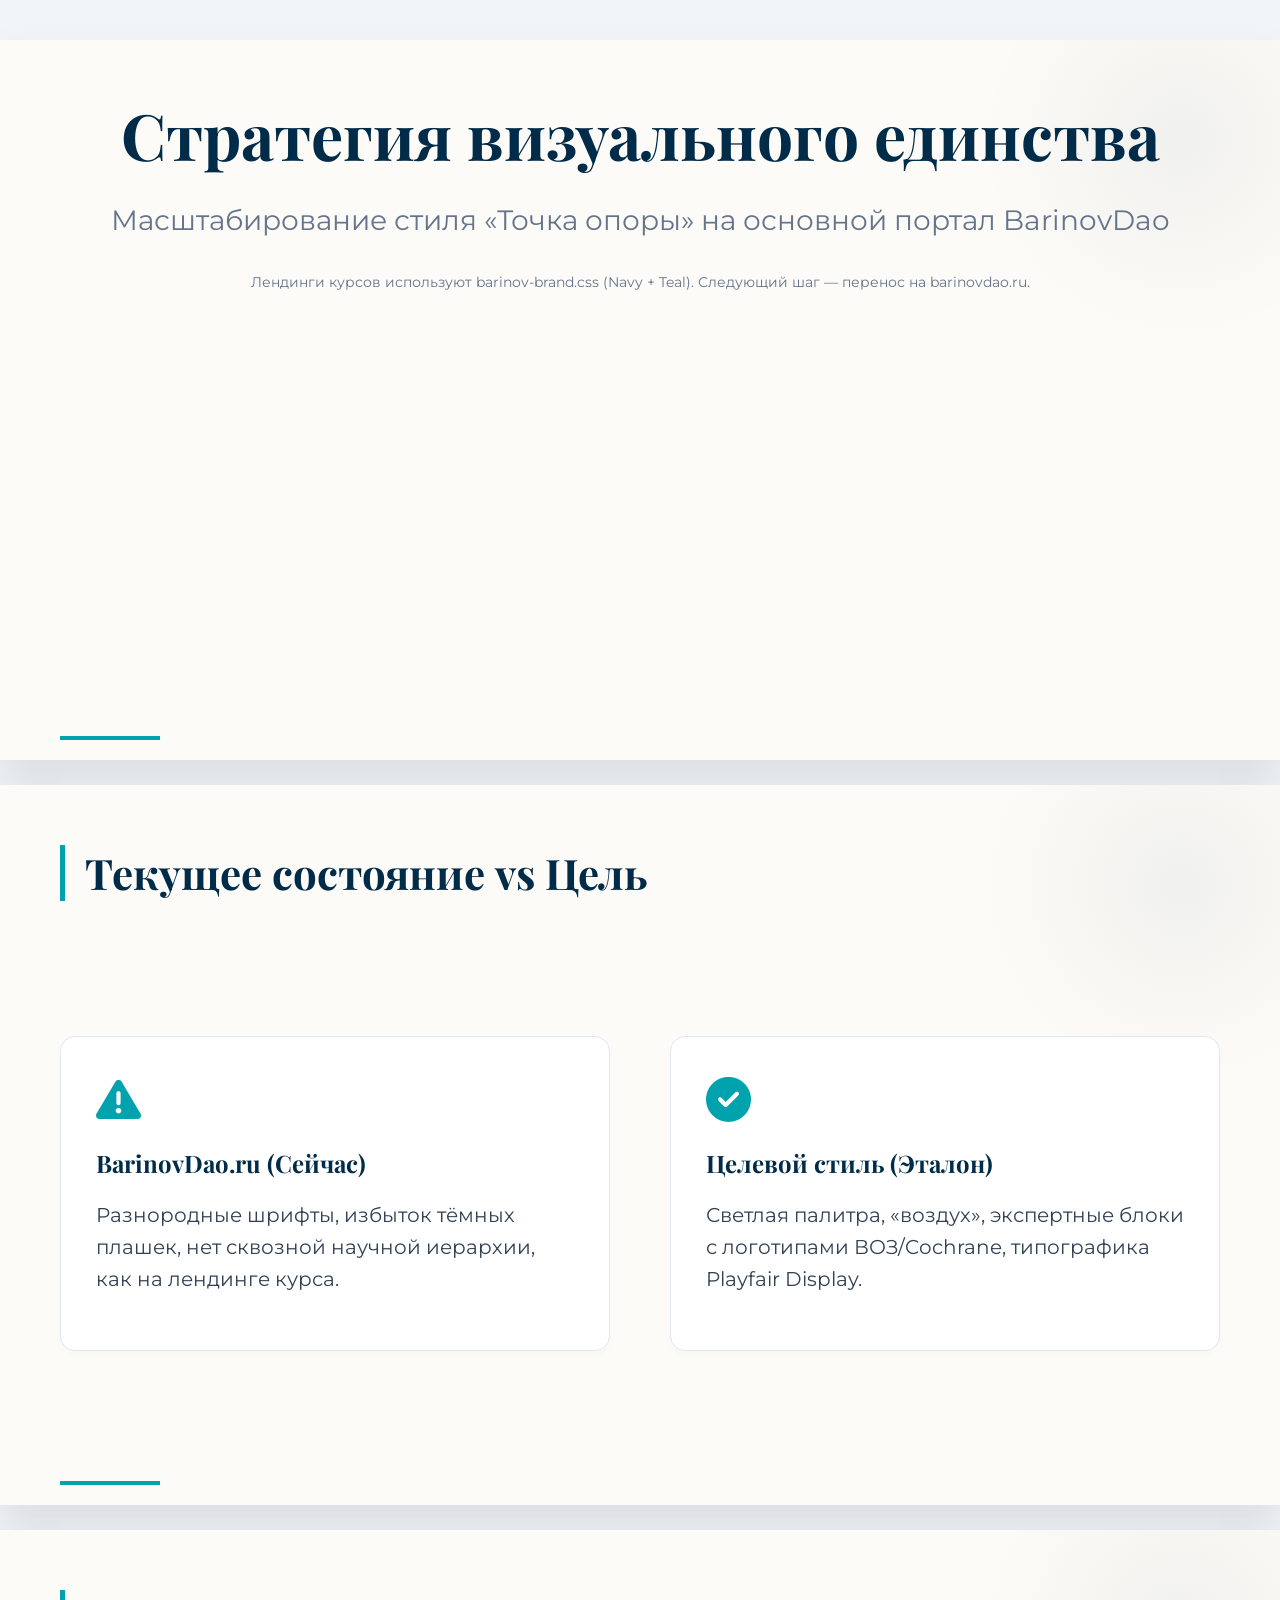
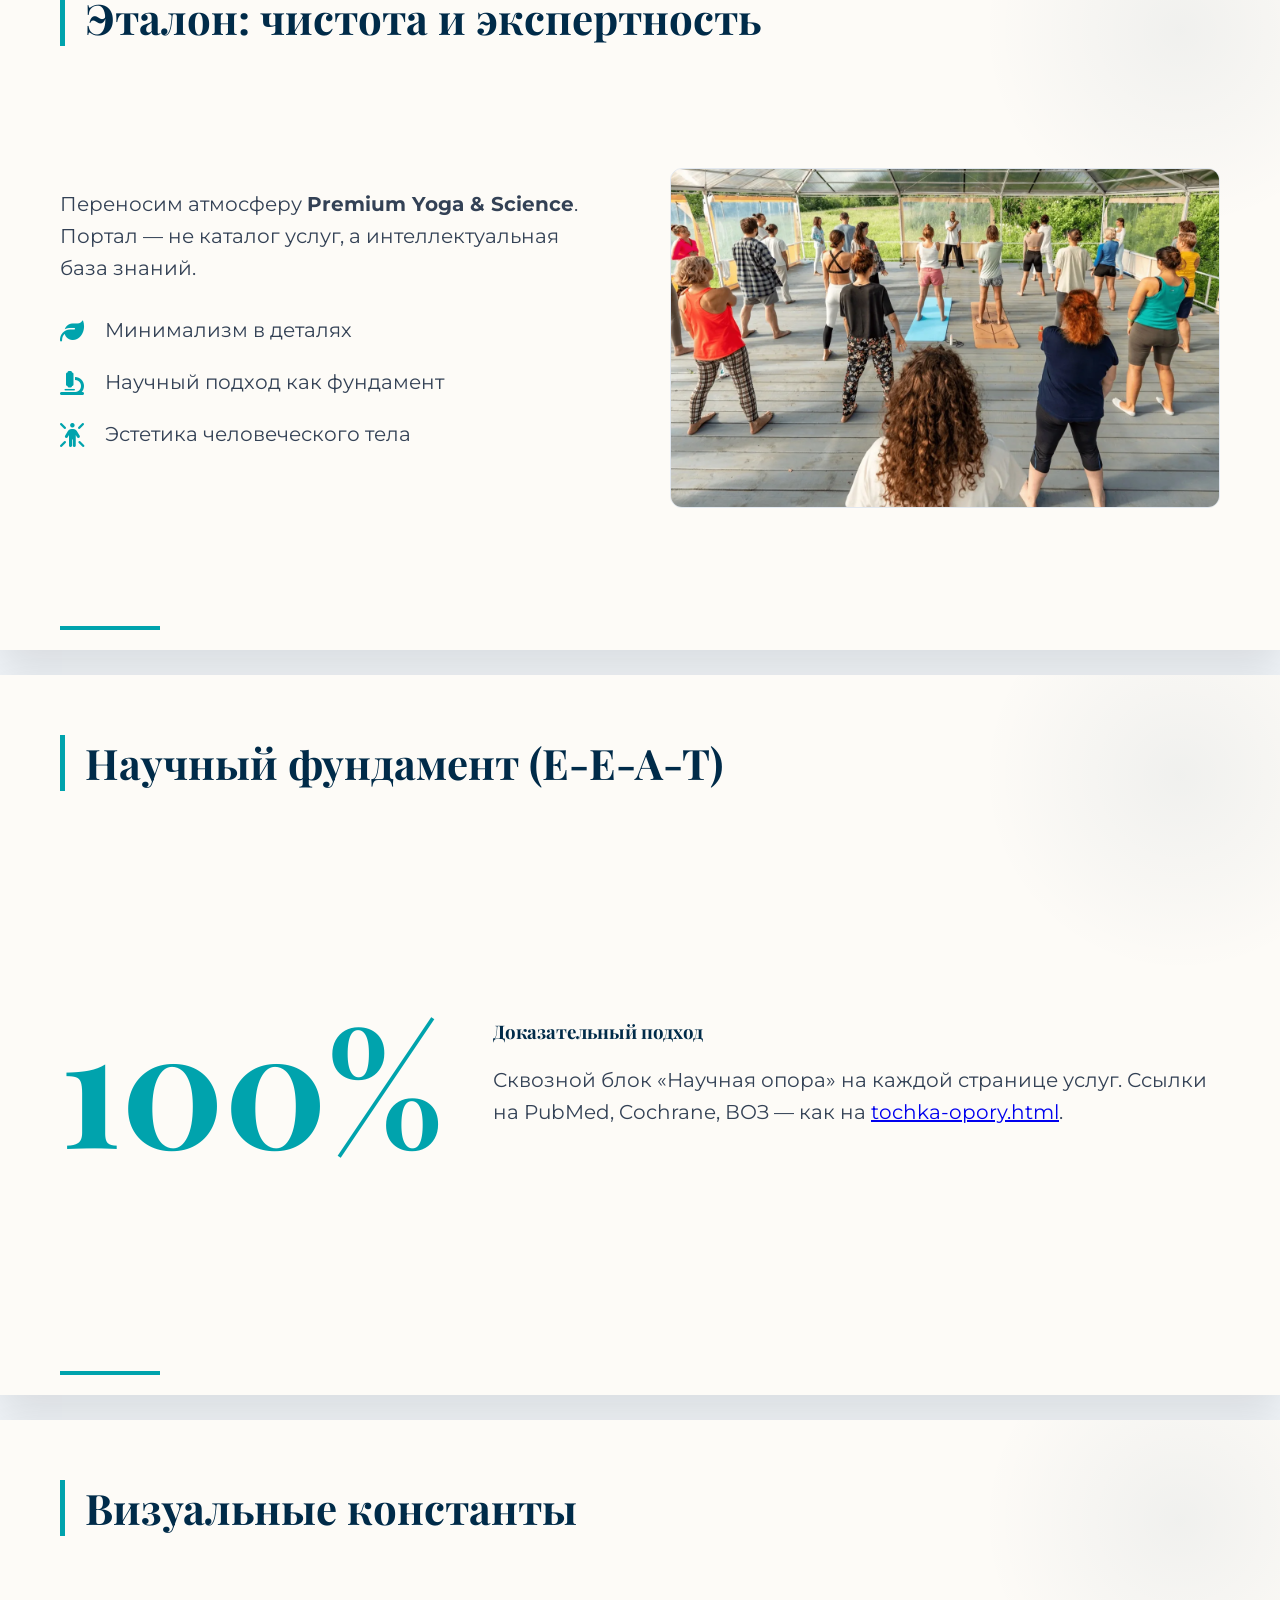
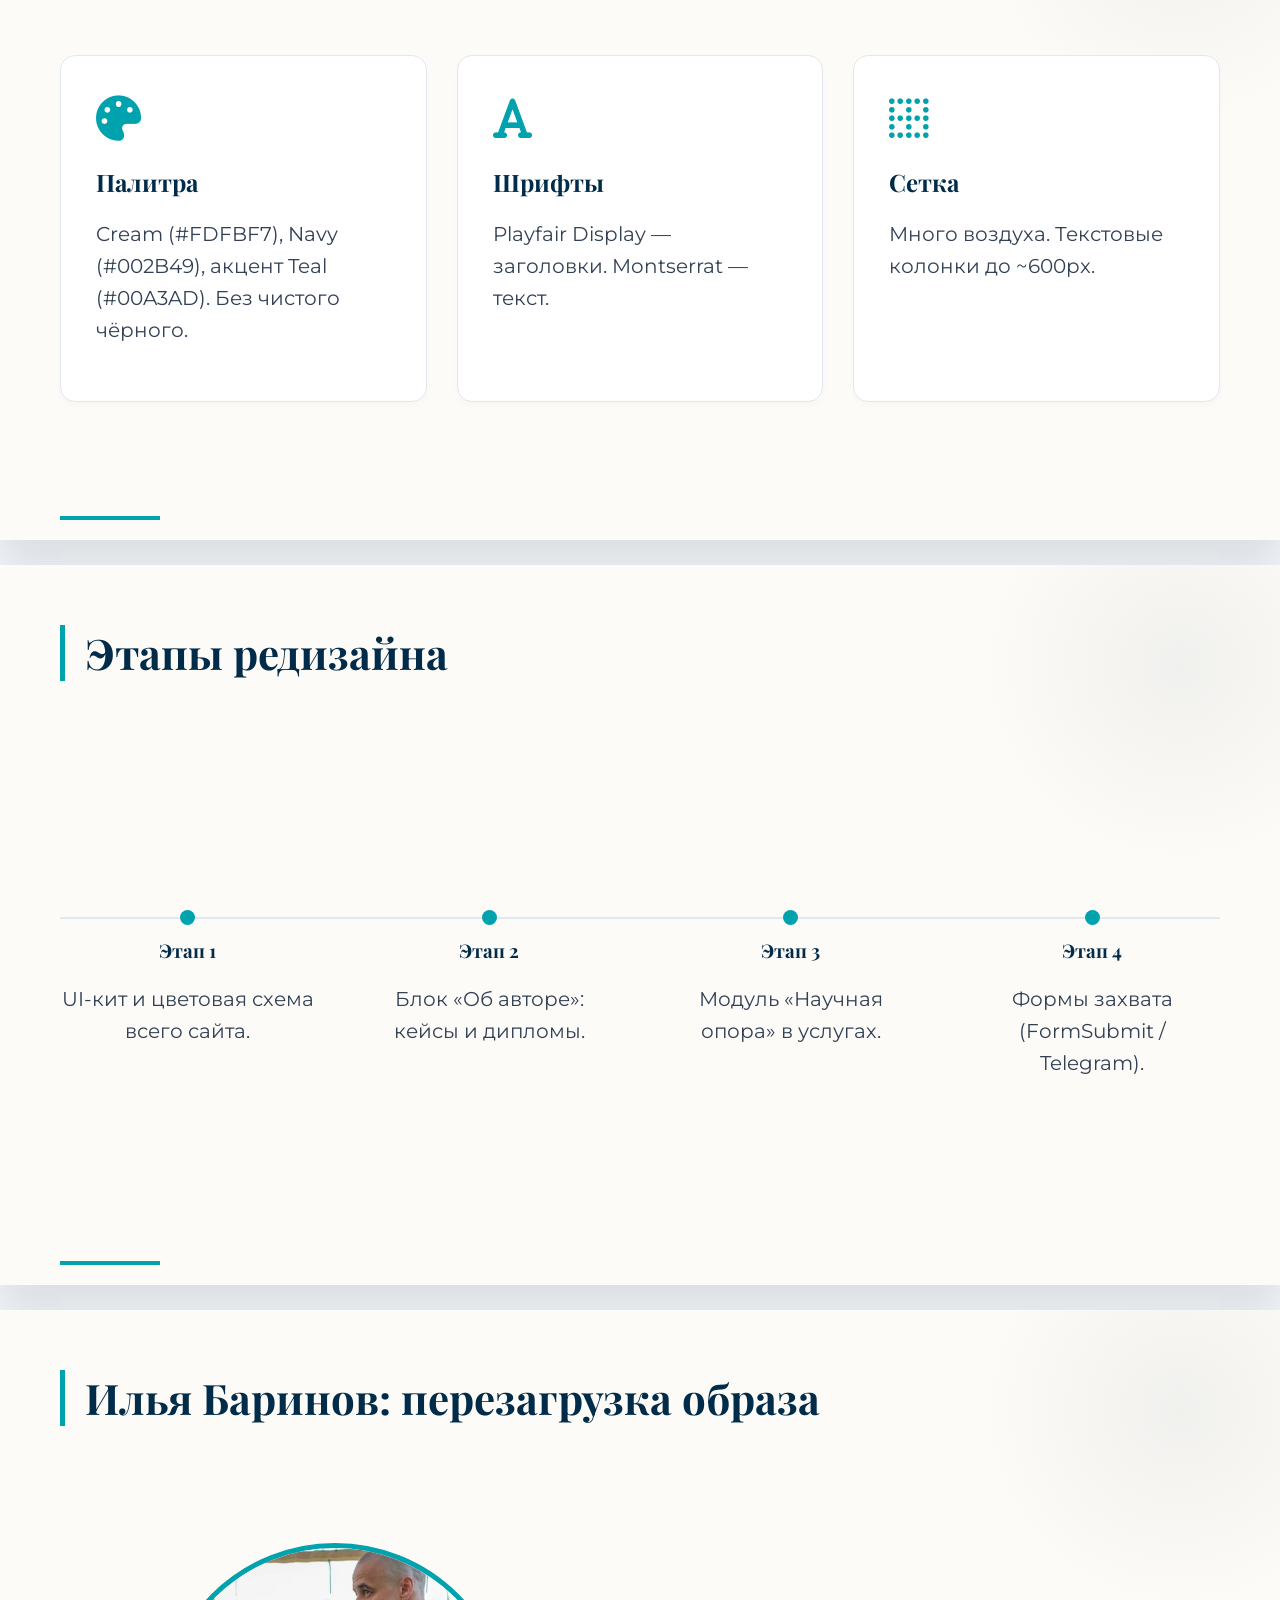
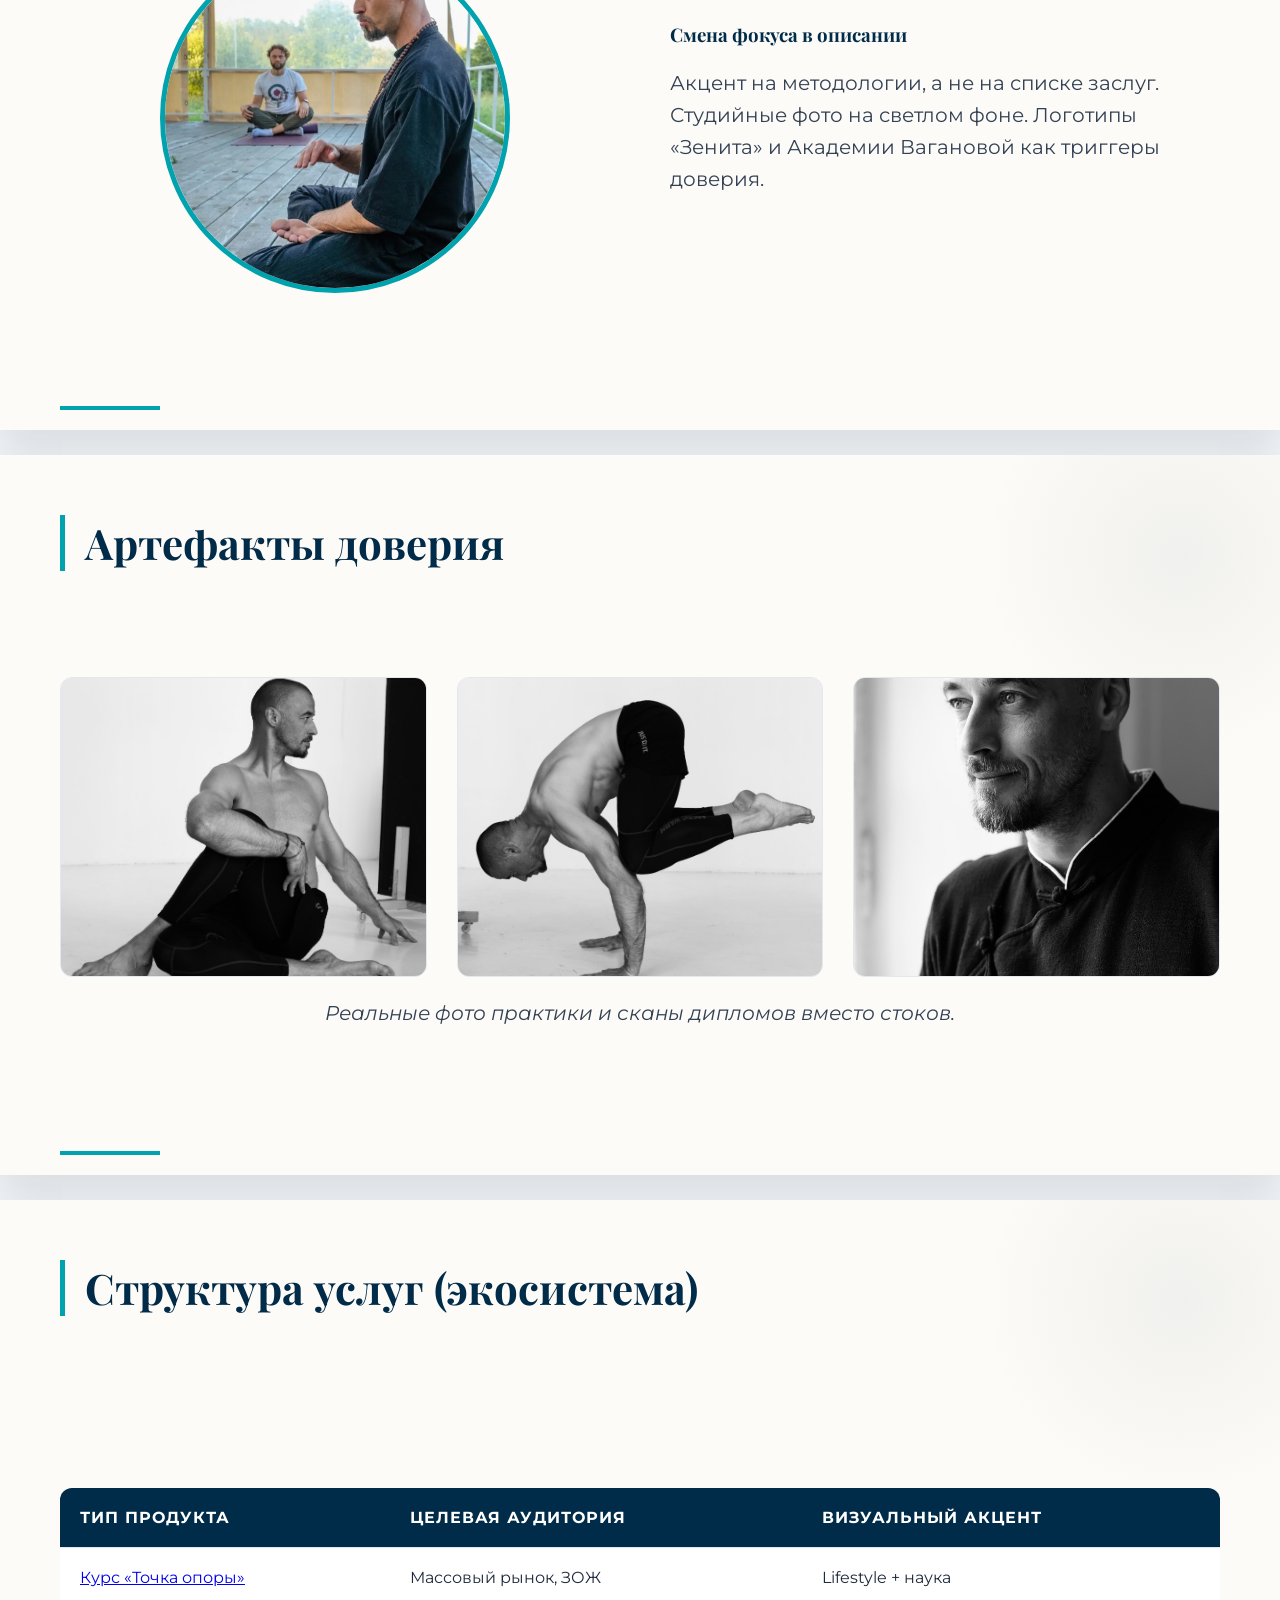
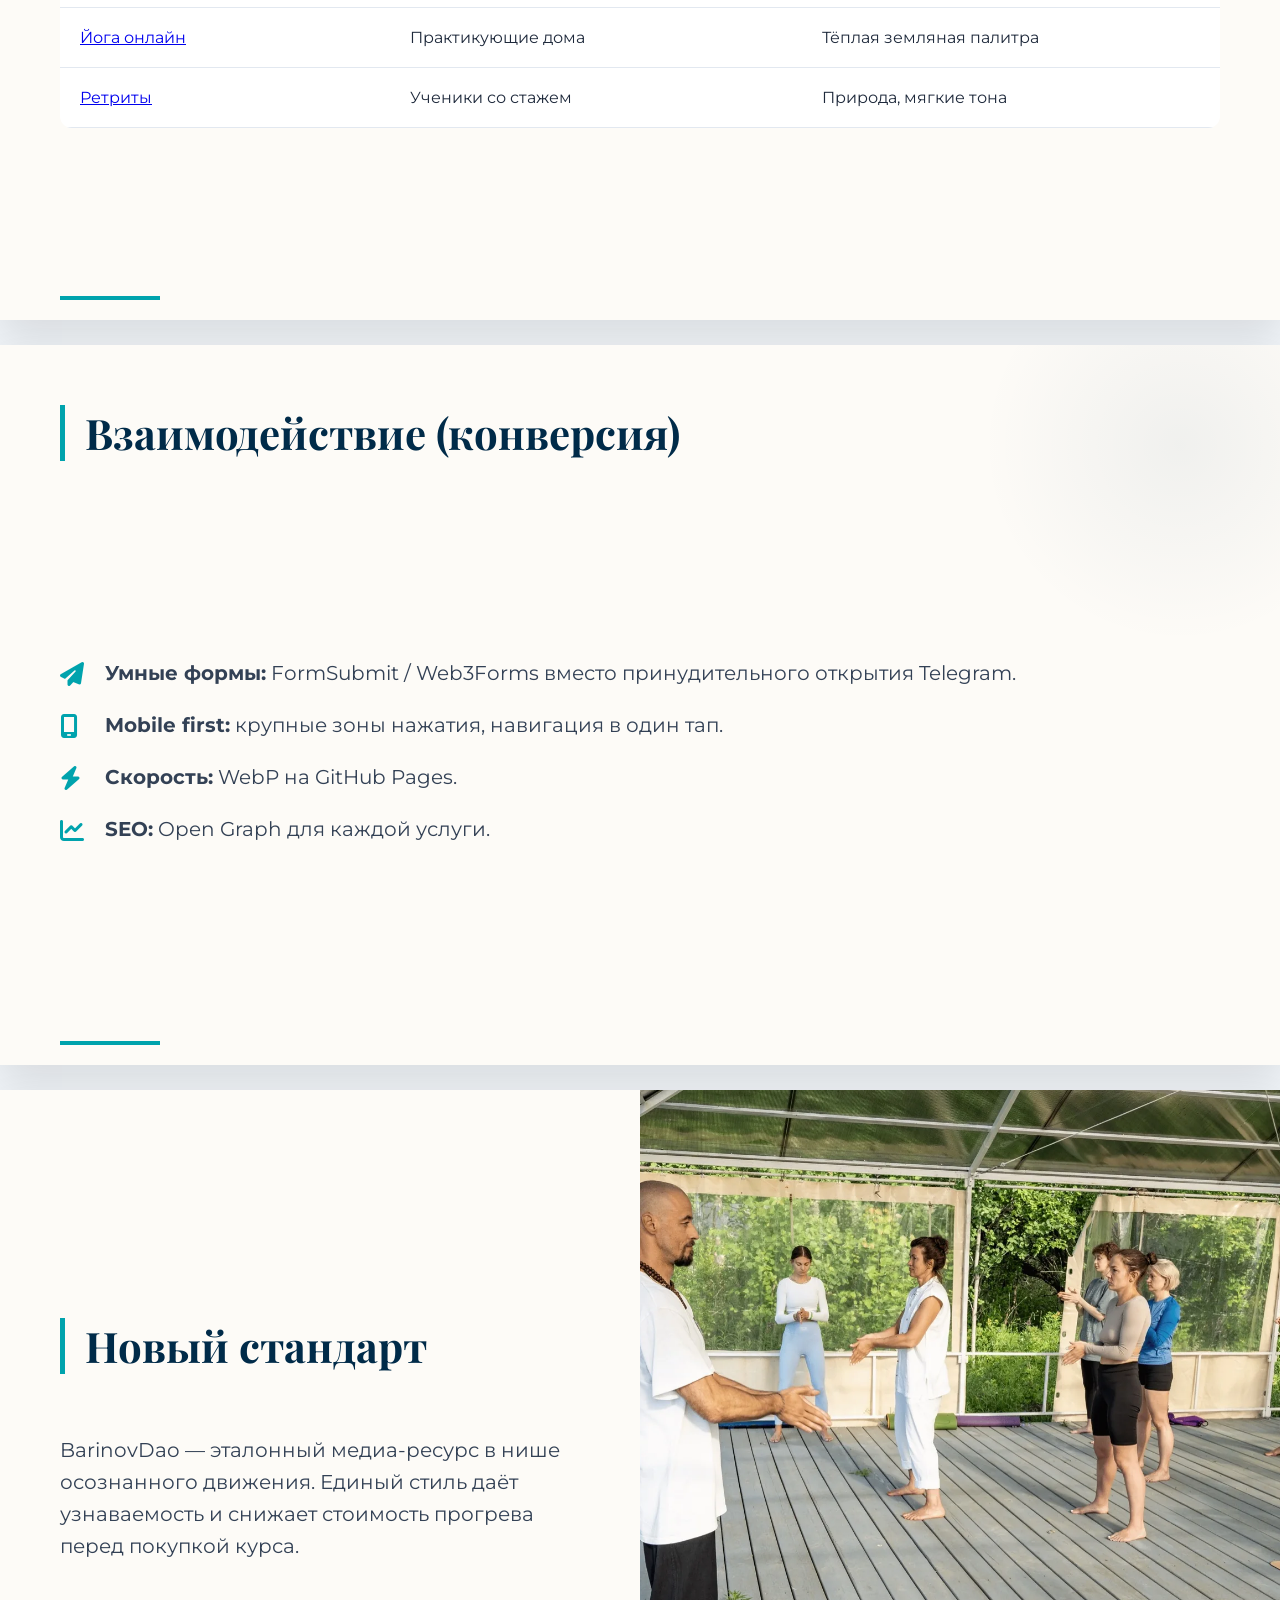
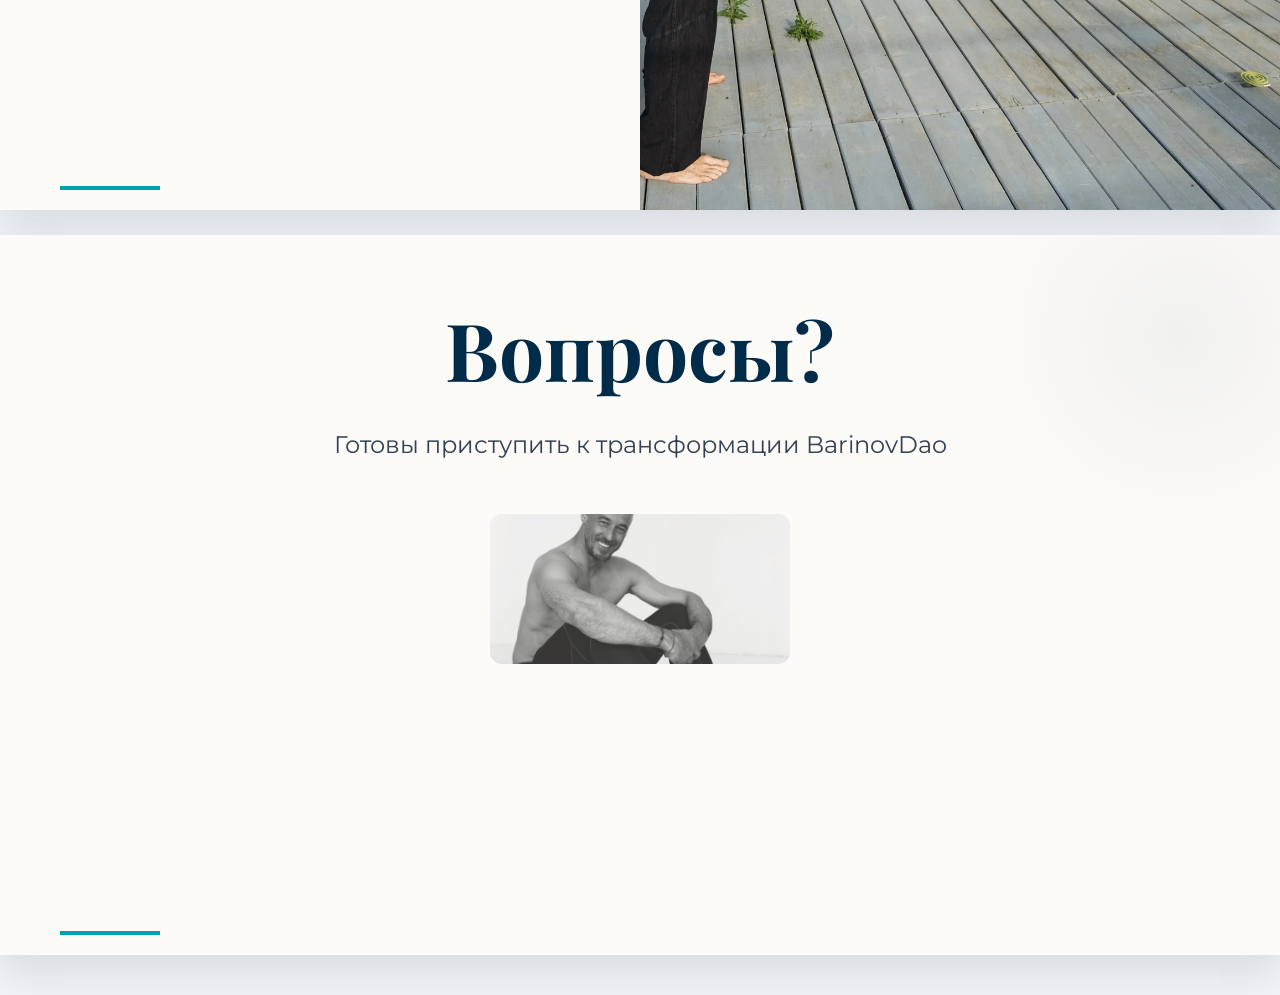
<file: docs/barinovdao-visual-strategy.html>
<!DOCTYPE html>
<html lang="ru">
<head>
    <meta charset="UTF-8">
    <meta name="viewport" content="width=device-width, initial-scale=1.0">
    <title>BarinovDao — стратегия визуального единства</title>
    <link rel="preconnect" href="https://fonts.googleapis.com">
    <link rel="preconnect" href="https://fonts.gstatic.com" crossorigin>
    <link href="https://fonts.googleapis.com/css2?family=Playfair+Display:wght@400;700&family=Montserrat:wght@300;400;600&display=swap" rel="stylesheet">
    <link rel="stylesheet" href="https://cdnjs.cloudflare.com/ajax/libs/font-awesome/6.5.1/css/all.min.css">
    <style>
        * { box-sizing: border-box; }
        body {
            background-color: #f1f5f9;
            display: grid;
            gap: 25px;
            grid-template-columns: 1fr;
            margin: 0;
            min-height: 100vh;
            padding: 40px 0;
            place-items: center;
        }

        .slide-container {
            width: 1280px;
            height: 720px;
            background-color: #FDFBF7;
            color: #1e293b;
            font-family: 'Montserrat', sans-serif;
            position: relative;
            overflow: hidden;
            display: flex;
            flex-direction: column;
            padding: 60px;
            box-shadow: 0 20px 40px rgba(0,0,0,0.1);
        }

        .slide-container::before {
            content: "";
            position: absolute;
            top: -100px;
            right: -100px;
            width: 400px;
            height: 400px;
            background: radial-gradient(circle, rgba(0, 43, 73, 0.05) 0%, transparent 70%);
            z-index: 0;
        }

        .slide-container::after {
            content: "";
            position: absolute;
            bottom: 20px;
            left: 60px;
            width: 100px;
            height: 4px;
            background-color: #00A3AD;
            z-index: 0;
        }

        .slide-container > * { position: relative; z-index: 1; }

        h1, h2, h3 { font-family: 'Playfair Display', serif; color: #002B49; margin: 0; }
        h1 { font-size: 64px; line-height: 1.1; margin-bottom: 20px; }
        .slide-title {
            font-size: 42px;
            margin-bottom: 40px;
            border-left: 5px solid #00A3AD;
            padding-left: 20px;
            width: 100%;
            text-align: left;
        }
        p, li { font-size: 20px; line-height: 1.6; color: #334155; }

        .content-area {
            flex-grow: 1;
            display: flex;
            flex-direction: column;
            justify-content: center;
            width: 100%;
        }

        .title-layout { text-align: center; justify-content: center; height: 100%; }
        .two-column { display: grid; grid-template-columns: 1fr 1fr; gap: 60px; width: 100%; }
        .tiled-content { display: flex; gap: 30px; width: 100%; }
        .tile {
            flex: 1;
            background: #fff;
            padding: 35px;
            border-radius: 15px;
            border: 1px solid #e2e8f0;
            box-shadow: 0 4px 6px rgba(0,0,0,0.02);
        }
        .tile .icon { font-size: 45px; color: #00A3AD; margin-bottom: 20px; }
        .tile h3 { font-size: 24px; margin-bottom: 15px; }

        .image-wrapper {
            border-radius: 12px;
            overflow: hidden;
            height: 100%;
            width: 100%;
            border: 1px solid #e2e8f0;
        }
        .image-wrapper img { width: 100%; height: 100%; object-fit: cover; }

        table { width: 100%; border-collapse: collapse; background: #fff; border-radius: 12px; overflow: hidden; }
        th, td { padding: 20px; text-align: left; border-bottom: 1px solid #e2e8f0; }
        th {
            background: #002B49;
            color: #fff;
            font-family: 'Montserrat', sans-serif;
            text-transform: uppercase;
            letter-spacing: 1px;
        }

        .highlight-numbers-layout { display: flex; align-items: center; gap: 50px; }
        .number {
            font-size: 160px;
            font-weight: 700;
            color: #00A3AD;
            font-family: 'Playfair Display', serif;
            line-height: 1;
        }

        .timeline-layout { display: flex; justify-content: space-between; position: relative; margin-top: 50px; }
        .timeline-line {
            position: absolute;
            top: 20px;
            left: 0;
            width: 100%;
            height: 2px;
            background: #e2e8f0;
            z-index: 0;
        }
        .timeline-item { width: 22%; text-align: center; position: relative; z-index: 1; }
        .timeline-item::before {
            content: "";
            width: 15px;
            height: 15px;
            background: #00A3AD;
            border-radius: 50%;
            display: block;
            margin: 13px auto;
        }

        .quote-layout blockquote {
            font-size: 36px;
            font-style: italic;
            color: #002B49;
            border: none;
            padding: 0 40px;
            position: relative;
            text-align: center;
        }

        .slide-container.bleed-image-layout {
            display: grid;
            grid-template-columns: repeat(2, minmax(0, 1fr));
            padding: 0;
            align-items: start;
        }
        .bleed-image-layout .content-container {
            padding: 60px;
            display: flex;
            flex-direction: column;
            justify-content: center;
            height: 100%;
        }
        .bleed-image-layout .image-container { height: 100%; overflow: hidden; }
        .bleed-image-side { width: 100%; height: 720px; object-fit: cover; }

        .bullet-list ul { list-style: none; padding: 0; }
        .bullet-list li { margin-bottom: 20px; padding-left: 45px; position: relative; }
        .bullet-list li i { position: absolute; left: 0; top: 5px; color: #00A3AD; font-size: 24px; }

        .qa-layout { text-align: center; }
        .qa-layout h2 { font-size: 80px; color: #002B49; }

        .slide-note {
            font-size: 14px;
            color: #64748b;
            margin-top: 12px;
        }

        @media print {
            body { background: #fff; padding: 0; }
            .slide-container { box-shadow: none; page-break-after: always; }
        }
    </style>
</head>
<body>

<div class="slide-container" id="slide1">
    <div class="title-layout">
        <h1>Стратегия визуального единства</h1>
        <p style="font-size: 28px; color: #64748b;">Масштабирование стиля «Точка опоры» на основной портал BarinovDao</p>
        <p class="slide-note">Лендинги курсов используют barinov-brand.css (Navy + Teal). Следующий шаг — перенос на barinovdao.ru.</p>
    </div>
</div>

<div class="slide-container" id="slide2">
    <h2 class="slide-title">Текущее состояние vs Цель</h2>
    <div class="content-area">
        <div class="two-column">
            <div class="tile">
                <div class="icon"><i class="fa-solid fa-triangle-exclamation"></i></div>
                <h3>BarinovDao.ru (Сейчас)</h3>
                <p>Разнородные шрифты, избыток тёмных плашек, нет сквозной научной иерархии, как на лендинге курса.</p>
            </div>
            <div class="tile">
                <div class="icon"><i class="fa-solid fa-circle-check"></i></div>
                <h3>Целевой стиль (Эталон)</h3>
                <p>Светлая палитра, «воздух», экспертные блоки с логотипами ВОЗ/Cochrane, типографика Playfair Display.</p>
            </div>
        </div>
    </div>
</div>

<div class="slide-container" id="slide3">
    <h2 class="slide-title">Эталон: чистота и экспертность</h2>
    <div class="content-area">
        <div class="two-column">
            <div>
                <p>Переносим атмосферу <strong>Premium Yoga &amp; Science</strong>. Портал — не каталог услуг, а интеллектуальная база знаний.</p>
                <div class="bullet-list" style="margin-top: 30px;">
                    <ul>
                        <li><i class="fa-solid fa-leaf"></i> Минимализм в деталях</li>
                        <li><i class="fa-solid fa-microscope"></i> Научный подход как фундамент</li>
                        <li><i class="fa-solid fa-person-rays"></i> Эстетика человеческого тела</li>
                    </ul>
                </div>
            </div>
            <div class="image-wrapper">
                <img src="../assets/images/tochka-opory/practice-1.webp" alt="Практика с Ильёй Бариновым">
            </div>
        </div>
    </div>
</div>

<div class="slide-container" id="slide4">
    <h2 class="slide-title">Научный фундамент (E-E-A-T)</h2>
    <div class="content-area">
        <div class="highlight-numbers-layout">
            <div class="number">100%</div>
            <div>
                <h3>Доказательный подход</h3>
                <p>Сквозной блок «Научная опора» на каждой странице услуг. Ссылки на PubMed, Cochrane, ВОЗ — как на <a href="../tochka-opory.html">tochka-opory.html</a>.</p>
            </div>
        </div>
    </div>
</div>

<div class="slide-container" id="slide5">
    <h2 class="slide-title">Визуальные константы</h2>
    <div class="content-area">
        <div class="tiled-content">
            <div class="tile">
                <div class="icon"><i class="fa-solid fa-palette"></i></div>
                <h3>Палитра</h3>
                <p>Cream (#FDFBF7), Navy (#002B49), акцент Teal (#00A3AD). Без чистого чёрного.</p>
            </div>
            <div class="tile">
                <div class="icon"><i class="fa-solid fa-font"></i></div>
                <h3>Шрифты</h3>
                <p>Playfair Display — заголовки. Montserrat — текст.</p>
            </div>
            <div class="tile">
                <div class="icon"><i class="fa-solid fa-border-none"></i></div>
                <h3>Сетка</h3>
                <p>Много воздуха. Текстовые колонки до ~600px.</p>
            </div>
        </div>
    </div>
</div>

<div class="slide-container" id="slide6">
    <h2 class="slide-title">Этапы редизайна</h2>
    <div class="content-area">
        <div class="timeline-layout">
            <div class="timeline-line"></div>
            <div class="timeline-item">
                <h3>Этап 1</h3>
                <p>UI-кит и цветовая схема всего сайта.</p>
            </div>
            <div class="timeline-item">
                <h3>Этап 2</h3>
                <p>Блок «Об авторе»: кейсы и дипломы.</p>
            </div>
            <div class="timeline-item">
                <h3>Этап 3</h3>
                <p>Модуль «Научная опора» в услугах.</p>
            </div>
            <div class="timeline-item">
                <h3>Этап 4</h3>
                <p>Формы захвата (FormSubmit / Telegram).</p>
            </div>
        </div>
    </div>
</div>

<div class="slide-container" id="slide7">
    <h2 class="slide-title">Илья Баринов: перезагрузка образа</h2>
    <div class="content-area">
        <div class="two-column" style="align-items: center;">
            <div style="text-align: center;">
                <div style="width: 350px; height: 350px; border-radius: 50%; overflow: hidden; margin: 0 auto; border: 5px solid #00A3AD;">
                    <img src="../assets/images/tochka-opory/author-ilya.webp" alt="Илья Баринов" style="width: 100%; height: 100%; object-fit: cover;">
                </div>
            </div>
            <div>
                <h3>Смена фокуса в описании</h3>
                <p>Акцент на методологии, а не на списке заслуг. Студийные фото на светлом фоне. Логотипы «Зенита» и Академии Вагановой как триггеры доверия.</p>
            </div>
        </div>
    </div>
</div>

<div class="slide-container" id="slide8">
    <h2 class="slide-title">Артефакты доверия</h2>
    <div class="content-area">
        <div class="tiled-content">
            <div style="flex: 1; height: 300px;" class="image-wrapper">
                <img src="../assets/yoga/practice-twist.png" alt="Практика — мобильность">
            </div>
            <div style="flex: 1; height: 300px;" class="image-wrapper">
                <img src="../assets/yoga/practice-crow.png" alt="Практика — сила и баланс">
            </div>
            <div style="flex: 1; height: 300px;" class="image-wrapper">
                <img src="../assets/yoga/author-portrait.png" alt="Портрет автора">
            </div>
        </div>
        <p style="text-align: center; margin-top: 20px; font-style: italic;">Реальные фото практики и сканы дипломов вместо стоков.</p>
    </div>
</div>

<div class="slide-container" id="slide9">
    <h2 class="slide-title">Структура услуг (экосистема)</h2>
    <div class="content-area">
        <table>
            <thead>
                <tr>
                    <th>Тип продукта</th>
                    <th>Целевая аудитория</th>
                    <th>Визуальный акцент</th>
                </tr>
            </thead>
            <tbody>
                <tr>
                    <td><a href="../tochka-opory.html">Курс «Точка опоры»</a></td>
                    <td>Массовый рынок, ЗОЖ</td>
                    <td>Lifestyle + наука</td>
                </tr>
                <tr>
                    <td><a href="../barinov-yoga.html">Йога онлайн</a></td>
                    <td>Практикующие дома</td>
                    <td>Тёплая земляная палитра</td>
                </tr>
                <tr>
                    <td><a href="https://utromaya-code.github.io/qigong-retreat-landing/">Ретриты</a></td>
                    <td>Ученики со стажем</td>
                    <td>Природа, мягкие тона</td>
                </tr>
            </tbody>
        </table>
    </div>
</div>

<div class="slide-container" id="slide10">
    <h2 class="slide-title">Взаимодействие (конверсия)</h2>
    <div class="content-area">
        <div class="bullet-list">
            <ul>
                <li><i class="fa-solid fa-paper-plane"></i> <strong>Умные формы:</strong> FormSubmit / Web3Forms вместо принудительного открытия Telegram.</li>
                <li><i class="fa-solid fa-mobile-screen"></i> <strong>Mobile first:</strong> крупные зоны нажатия, навигация в один тап.</li>
                <li><i class="fa-solid fa-bolt"></i> <strong>Скорость:</strong> WebP на GitHub Pages.</li>
                <li><i class="fa-solid fa-chart-line"></i> <strong>SEO:</strong> Open Graph для каждой услуги.</li>
            </ul>
        </div>
    </div>
</div>

<div class="slide-container bleed-image-layout" id="slide11">
    <div class="content-container">
        <h2 class="slide-title">Новый стандарт</h2>
        <p>BarinovDao — эталонный медиа-ресурс в нише осознанного движения. Единый стиль даёт узнаваемость и снижает стоимость прогрева перед покупкой курса.</p>
    </div>
    <div class="image-container">
        <img src="../assets/images/tochka-opory/hero-ilya.webp" alt="Илья Баринов — практика" class="bleed-image-side">
    </div>
</div>

<div class="slide-container" id="slide12">
    <div class="qa-layout">
        <h2>Вопросы?</h2>
        <p style="font-size: 24px;">Готовы приступить к трансформации BarinovDao</p>
        <div style="margin-top: 50px; opacity: 0.8;">
            <div class="image-wrapper" style="width: 300px; height: 150px; margin: 0 auto; border: none;">
                <img src="../assets/yoga/practice-seated.png" alt="Практика" style="object-fit: cover;">
            </div>
        </div>
    </div>
</div>

</body>
</html>
</file>
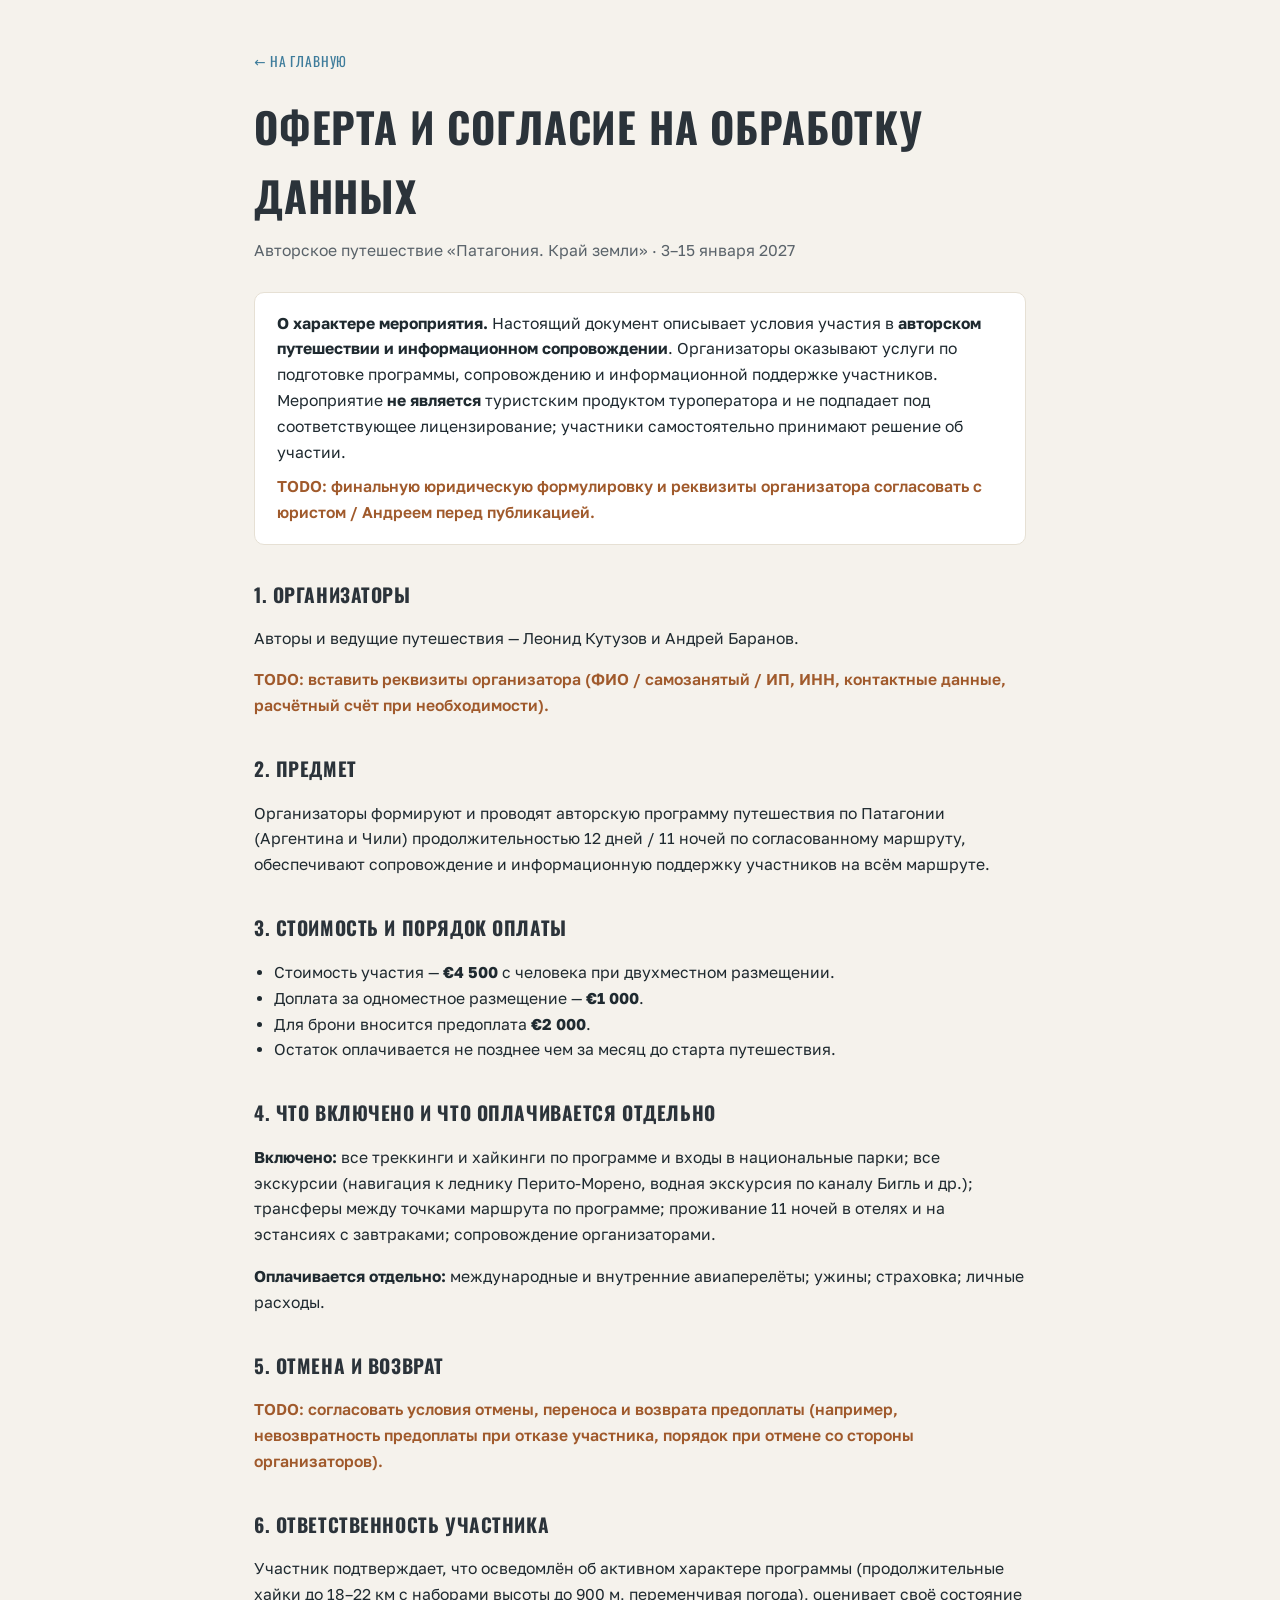
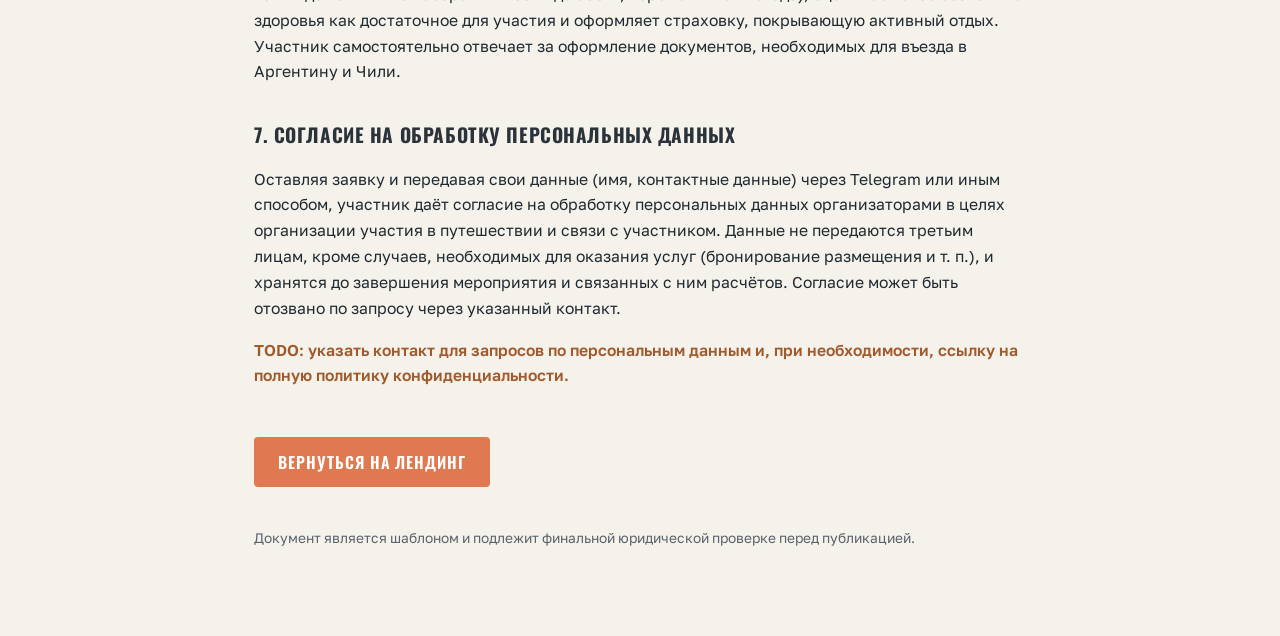
<file: patagonia/oferta.html>
<!doctype html>
<html lang="ru">
<head>
  <meta charset="utf-8">
  <meta name="viewport" content="width=device-width, initial-scale=1">
  <title>Оферта · Патагония — авторское путешествие</title>
  <meta name="description" content="Условия участия в авторском путешествии «Патагония. Край земли» и согласие на обработку персональных данных.">
  <meta name="robots" content="noindex">
  <link rel="preconnect" href="https://fonts.googleapis.com">
  <link rel="preconnect" href="https://fonts.gstatic.com" crossorigin>
  <link href="https://fonts.googleapis.com/css2?family=Oswald:wght@500;600&family=Golos+Text:wght@400;500;600&display=swap" rel="stylesheet">
  <style>
    :root{
      --glacier:#3E7C9B; --granite:#2B333A; --alpenglow:#E0794F;
      --snow:#F5F2EC; --ink:#1F2A30;
      --font-head:'Oswald', system-ui, sans-serif;
      --font-body:'Golos Text', system-ui, sans-serif;
    }
    *{ box-sizing:border-box; }
    body{ margin:0; font-family:var(--font-body); color:var(--ink); background:var(--snow); line-height:1.65; }
    .wrap{ max-width:820px; margin:0 auto; padding:48px 24px 72px; }
    h1{ font-family:var(--font-head); text-transform:uppercase; letter-spacing:.02em; font-size:clamp(1.8rem,5vw,2.6rem); color:var(--granite); margin:0 0 8px; }
    h2{ font-family:var(--font-head); text-transform:uppercase; letter-spacing:.03em; font-size:1.2rem; color:var(--granite); margin:34px 0 10px; }
    .sub{ color:#5a636a; margin:0 0 28px; }
    p,li{ font-size:.98rem; }
    ul{ padding-left:20px; }
    a{ color:var(--glacier); }
    .note{ background:#fff; border:1px solid #e6e0d4; border-radius:10px; padding:18px 22px; margin:22px 0; font-size:.94rem; }
    .todo{ color:#a05a2c; font-weight:600; }
    .back{
      display:inline-flex; gap:8px; align-items:center;
      font-family:var(--font-head); text-transform:uppercase; letter-spacing:.06em; font-weight:600;
      text-decoration:none; color:#fff; background:var(--alpenglow);
      padding:12px 24px; border-radius:4px; margin-top:32px;
    }
    .muted{ color:#5a636a; font-size:.86rem; margin-top:40px; }
  </style>
</head>
<body>
  <div class="wrap">
    <a href="index.html" style="font-family:var(--font-head);text-transform:uppercase;letter-spacing:.06em;color:var(--glacier);text-decoration:none;font-size:.85rem;">← На главную</a>

    <h1 style="margin-top:18px;">Оферта и согласие на обработку данных</h1>
    <p class="sub">Авторское путешествие «Патагония. Край земли» · 3–15 января 2027</p>

    <div class="note">
      <p style="margin:0 0 8px;"><strong>О характере мероприятия.</strong> Настоящий документ описывает условия участия в <strong>авторском путешествии и информационном сопровождении</strong>. Организаторы оказывают услуги по подготовке программы, сопровождению и информационной поддержке участников. Мероприятие <strong>не является</strong> туристским продуктом туроператора и не подпадает под соответствующее лицензирование; участники самостоятельно принимают решение об участии.</p>
      <p style="margin:8px 0 0;" class="todo">TODO: финальную юридическую формулировку и реквизиты организатора согласовать с юристом / Андреем перед публикацией.</p>
    </div>

    <h2>1. Организаторы</h2>
    <p>Авторы и ведущие путешествия — Леонид Кутузов и Андрей Баранов.</p>
    <p class="todo">TODO: вставить реквизиты организатора (ФИО / самозанятый / ИП, ИНН, контактные данные, расчётный счёт при необходимости).</p>

    <h2>2. Предмет</h2>
    <p>Организаторы формируют и проводят авторскую программу путешествия по Патагонии (Аргентина и Чили) продолжительностью 12 дней / 11 ночей по согласованному маршруту, обеспечивают сопровождение и информационную поддержку участников на всём маршруте.</p>

    <h2>3. Стоимость и порядок оплаты</h2>
    <ul>
      <li>Стоимость участия — <strong>€4 500</strong> с человека при двухместном размещении.</li>
      <li>Доплата за одноместное размещение — <strong>€1 000</strong>.</li>
      <li>Для брони вносится предоплата <strong>€2 000</strong>.</li>
      <li>Остаток оплачивается не позднее чем за месяц до старта путешествия.</li>
    </ul>

    <h2>4. Что включено и что оплачивается отдельно</h2>
    <p><strong>Включено:</strong> все треккинги и хайкинги по программе и входы в национальные парки; все экскурсии (навигация к леднику Перито-Морено, водная экскурсия по каналу Бигль и др.); трансферы между точками маршрута по программе; проживание 11 ночей в отелях и на эстансиях с завтраками; сопровождение организаторами.</p>
    <p><strong>Оплачивается отдельно:</strong> международные и внутренние авиаперелёты; ужины; страховка; личные расходы.</p>

    <h2>5. Отмена и возврат</h2>
    <p class="todo">TODO: согласовать условия отмены, переноса и возврата предоплаты (например, невозвратность предоплаты при отказе участника, порядок при отмене со стороны организаторов).</p>

    <h2>6. Ответственность участника</h2>
    <p>Участник подтверждает, что осведомлён об активном характере программы (продолжительные хайки до 18–22 км с наборами высоты до 900 м, переменчивая погода), оценивает своё состояние здоровья как достаточное для участия и оформляет страховку, покрывающую активный отдых. Участник самостоятельно отвечает за оформление документов, необходимых для въезда в Аргентину и Чили.</p>

    <h2>7. Согласие на обработку персональных данных</h2>
    <p>Оставляя заявку и передавая свои данные (имя, контактные данные) через Telegram или иным способом, участник даёт согласие на обработку персональных данных организаторами в целях организации участия в путешествии и связи с участником. Данные не передаются третьим лицам, кроме случаев, необходимых для оказания услуг (бронирование размещения и т. п.), и хранятся до завершения мероприятия и связанных с ним расчётов. Согласие может быть отозвано по запросу через указанный контакт.</p>
    <p class="todo">TODO: указать контакт для запросов по персональным данным и, при необходимости, ссылку на полную политику конфиденциальности.</p>

    <a class="back" href="index.html">Вернуться на лендинг</a>

    <p class="muted">Документ является шаблоном и подлежит финальной юридической проверке перед публикацией.</p>
  </div>
</body>
</html>
</file>
<file: barinov-brand.css>
/**
 * BarinovDao — единая дизайн-система для лендингов курсов.
 * Cream + Navy + Teal · Playfair Display + Montserrat
 */
:root {
  --brand-cream: #fdfbf7;
  --brand-navy: #002b49;
  --brand-teal: #00a3ad;
  --brand-teal-dark: #008894;
  --brand-slate: #334155;
  --brand-muted: #64748b;
  --brand-line: #e2e8f0;
  --brand-accent-soft: #7ec8cf;

  --bg: var(--brand-cream);
  --bg-soft: #f5f8fa;
  --surface: #ffffff;
  --surface-strong: #ffffff;
  --text: var(--brand-navy);
  --muted: var(--brand-slate);
  --line: var(--brand-line);
  --primary: var(--brand-teal);
  --primary-strong: var(--brand-teal-dark);
  --moss: var(--brand-navy);
  --sage: var(--brand-teal);
  --brass: var(--brand-teal);
  --ink: var(--brand-navy);
  --shadow: 0 18px 46px rgba(0, 43, 73, 0.1);

  --font-display: "Playfair Display", "Times New Roman", serif;
  --font-body: "Montserrat", "Segoe UI", sans-serif;

  --radius: 8px;
  --container: 1160px;

  /* Алиасы для barinov-yoga.html */
  --color-bg: var(--bg);
  --color-surface: var(--surface);
  --color-surface-2: var(--bg-soft);
  --color-surface-offset: #eef2f6;
  --color-border: var(--line);
  --color-text: var(--text);
  --color-text-muted: var(--muted);
  --color-text-faint: var(--brand-muted);
  --color-primary: var(--primary);
  --color-primary-hover: var(--primary-strong);
  --color-primary-active: #006b72;
  --color-primary-highlight: #d4f4f6;
  --color-accent-warm: var(--brand-accent-soft);
  --color-on-primary: #ffffff;
}

[data-theme="dark"] {
  --bg: #001a2e;
  --bg-soft: #002b49;
  --surface: #0a2540;
  --surface-strong: #0d2d4d;
  --text: #e8eef4;
  --muted: #94a3b8;
  --line: #1e3a5f;
  --primary: #00a3ad;
  --primary-strong: #2eb8c0;
  --ink: #001428;
  --brand-accent-soft: #7ec8cf;

  --color-bg: var(--bg);
  --color-surface: var(--surface);
  --color-surface-2: var(--bg-soft);
  --color-surface-offset: #0d2d4d;
  --color-border: var(--line);
  --color-text: var(--text);
  --color-text-muted: var(--muted);
  --color-text-faint: #64748b;
  --color-primary: var(--primary);
  --color-primary-hover: var(--primary-strong);
  --color-primary-active: #5ed4dc;
  --color-primary-highlight: #0d3d42;
  --color-on-primary: #001a2e;
}
</file>
